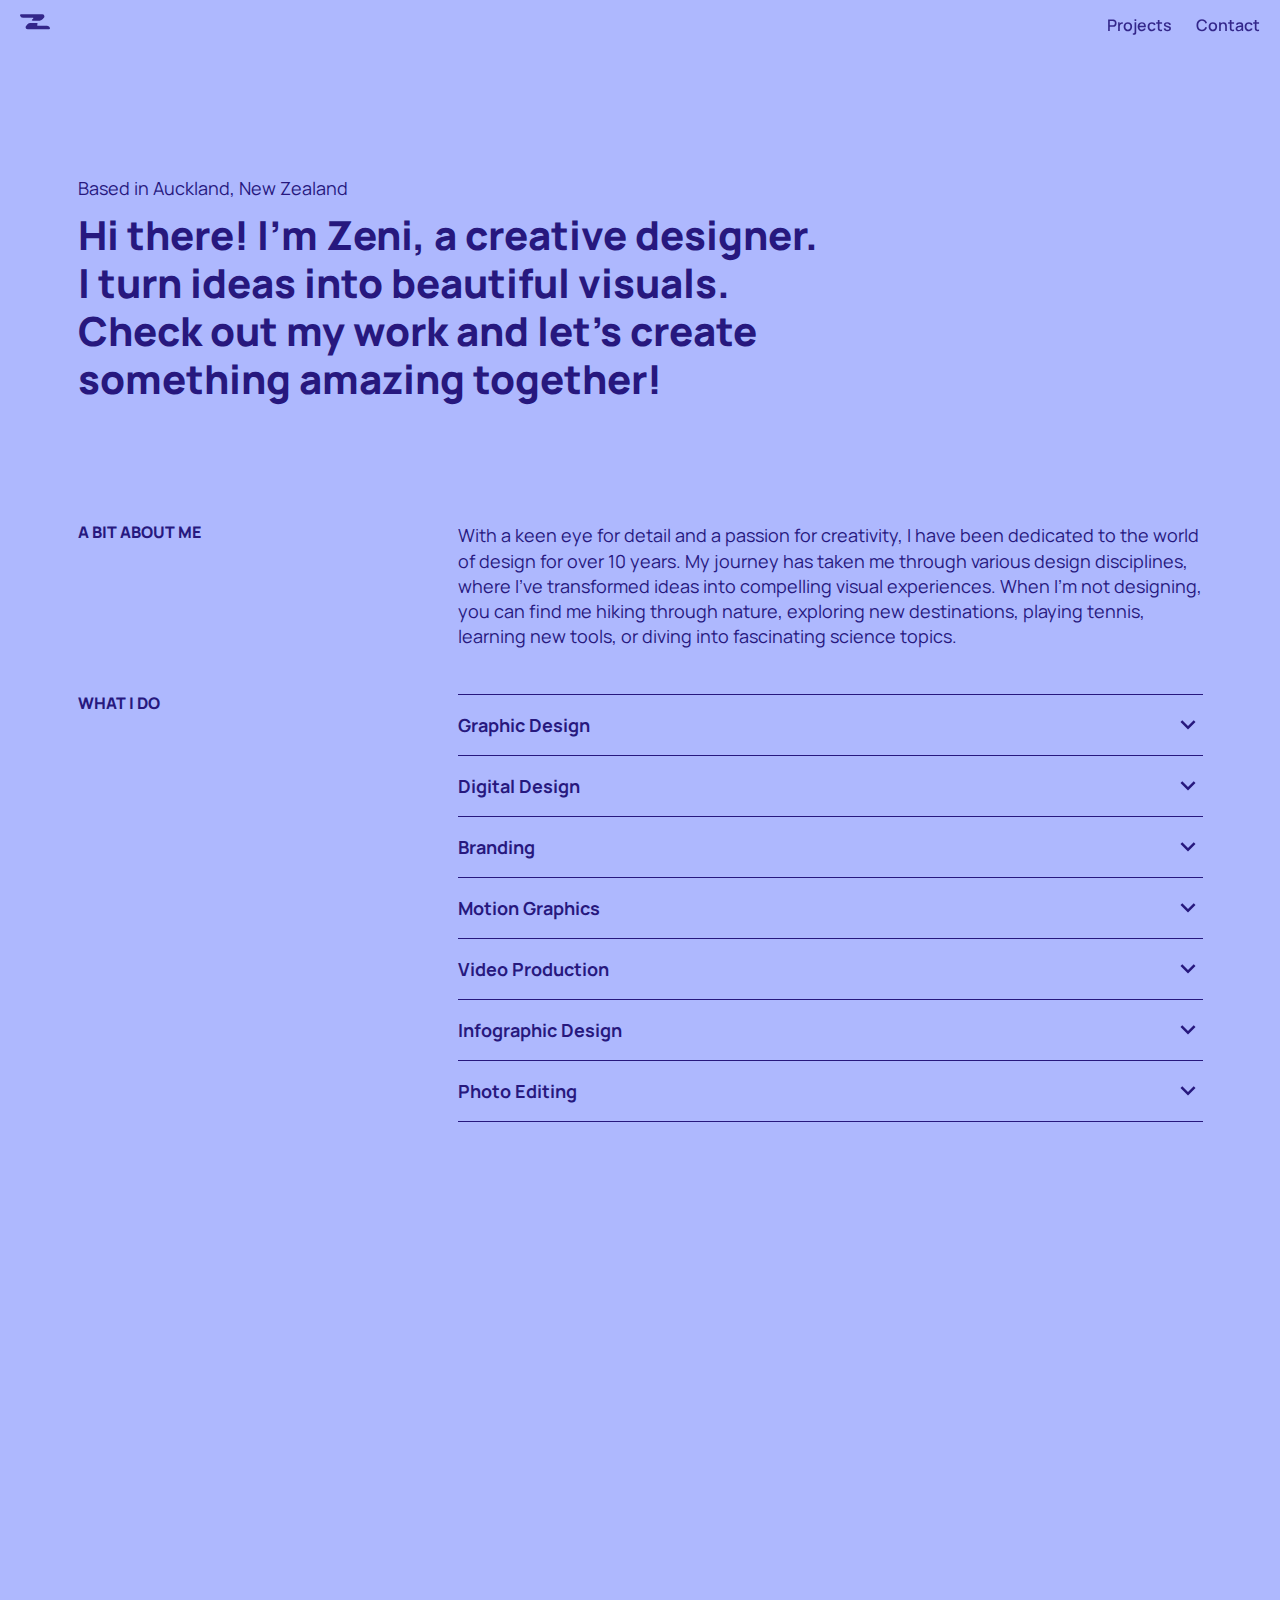
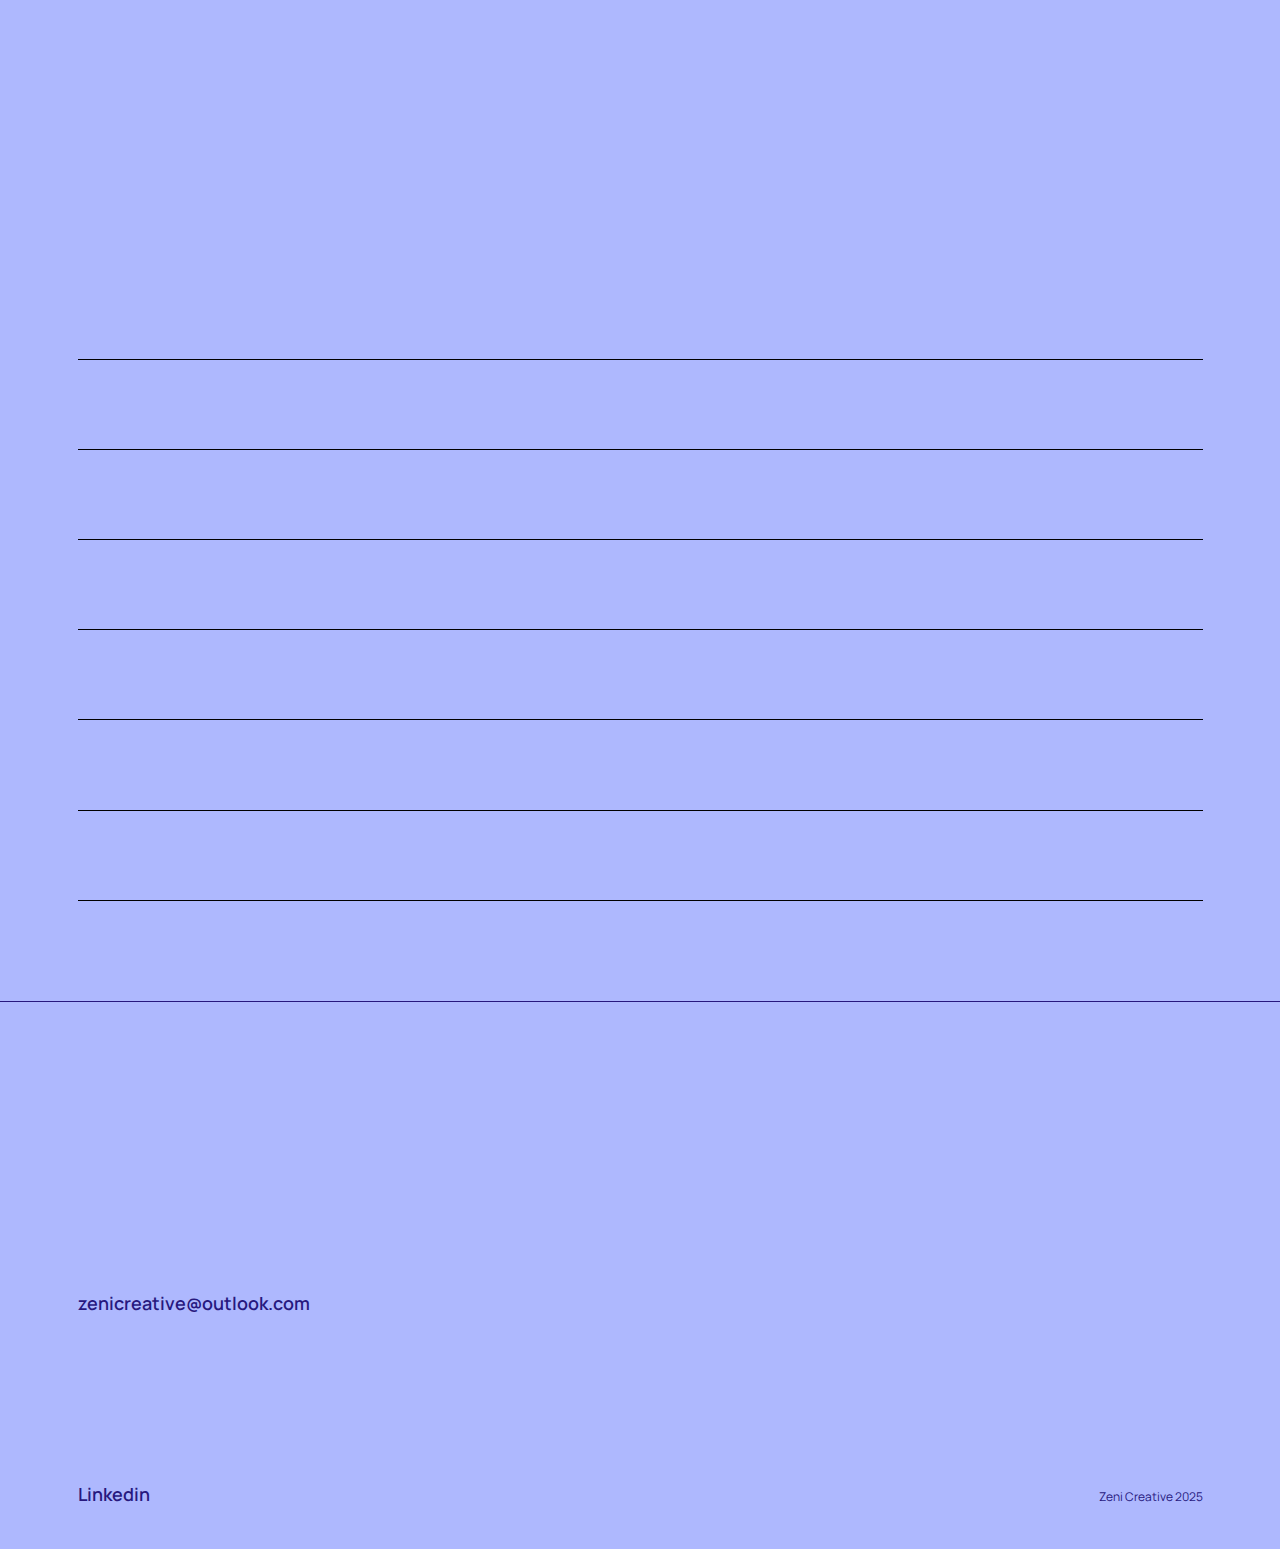
<file: index.html>
<!DOCTYPE html>
<html lang="en">
<meta charset="UTF-8">
<title>Zenidesigns</title>
<meta name="viewport" content="width=device-width,initial-scale=1">
<meta name="robots" content="noindex, nofollow">
<link rel="icon" type="image/x-icon" href="images/favicon.png">
<link rel="stylesheet" href="https://cdn.jsdelivr.net/npm/bootstrap@5.1.3/dist/css/bootstrap.min.css"
    crossorigin="anonymous">
<link rel="stylesheet" href="css/style.css">

<body>
    <!-- Header -->
    <header>
        <nav>
            <a href="index.html" class="logo">
                <svg xmlns="http://www.w3.org/2000/svg" width="47.198" height="23.841" viewBox="0 0 47.198 23.841">
                    <g id="logo" transform="translate(-231.19 -242.16)">
                        <path id="Path_12" data-name="Path 12"
                            d="M251.99,248.9c-.5.516-.9.94-.9.943s-.572.6-1.277,1.334.84,1.336,3.429,1.336h6.127a11.529,11.529,0,0,0,5.557-1.319,14.817,14.817,0,0,0,3.122-2.665,4.489,4.489,0,0,0,1.586-3.268,3.293,3.293,0,0,0-3.207-3.1H232.8a1.608,1.608,0,0,0-1.607,1.607.91.91,0,0,0,.007.113,1.227,1.227,0,0,0,.052.308.252.252,0,0,0,.014.056,4.728,4.728,0,0,0,4.6,3.709h15.741C252.315,247.954,252.488,248.378,251.99,248.9Z"
                            fill="#fff" />
                        <path id="Path_13" data-name="Path 13"
                            d="M373.8,414.14v.012a1.609,1.609,0,0,1-1.607,1.608H338.631a3.27,3.27,0,0,1-3.271-3.271,3.809,3.809,0,0,1,1.115-2.47,19.82,19.82,0,0,1,3.243-3.294,6.011,6.011,0,0,1,2.418-.787,18.675,18.675,0,0,1,3.264-.278h6.127c2.592,0,3.782.969,2.641,2.154a3.326,3.326,0,0,0-.588.8h0c-.4.793-.045,1.357.992,1.357h14.549a4.675,4.675,0,0,1,2.53.742h0a4.73,4.73,0,0,1,2.064,2.924A1.536,1.536,0,0,1,373.8,414.14Z"
                            transform="translate(-95.416 -149.759)" fill="#fff" />
                    </g>
                </svg>
            </a>
            <ul>
                <li><a href="index.html#project-section">Projects</a></li>
                <li><a href="#footer-section">Contact</a></li>
            </ul>
        </nav>
        <div class="container">
            <div class="row">
                <div class="col-xs-12 col-sm-12 col-md-12 col-lg-8">
                    <div class="header-text">
                        <p>Based in Auckland, New Zealand</p>
                        <h1>Hi there! I'm Zeni, a creative designer. I turn ideas into beautiful visuals. Check out my work and let's
                            create something amazing together!
                        </h1>
                    </div>
                </div>
            </div>
        </div>
    </header>
    <!--
    <div class="slideshow">
        <img src="images/medoc-main.jpg" class="img-fluid" alt="">
        <img src="images/adra-main.jpg" class="img-fluid" alt="">
        <img src="images/bodo-main.jpg" class="img-fluid" alt="">
        <img src="images/medoc-main.jpg" class="img-fluid" alt="">
        <img src="images/metal-and-steel-insta.jpg" class="img-fluid" alt="">
    </div>
    -->
    <!-- Main -->
    <main>
        <section id="about-section">
            <div class="container">
                
                <div class="row pb-5 mb-4">
                    <div class="col-xs-12 col-sm-12 col-md-4 col-lg-4">
                        <h3>A BIT ABOUT ME</h3>
                    </div>
                    <div class="col-xs-12 col-sm-12 col-md-8 col-lg-8">
                        <p>With a keen eye for detail and a passion for creativity, I have been dedicated to the world of design for over 10 years. My journey has taken me through various design disciplines, where I've transformed ideas into compelling visual experiences. When I'm not designing, you can find me hiking through nature, exploring new destinations, playing tennis, learning new tools, or diving into fascinating science topics.
                        </p>
                    </div>
                </div>
            
                <div class="row">
                    <div class="col-xs-12 col-sm-12 col-md-4 col-lg-4">
                        <h3>WHAT I DO</h3>
                    </div>
                    <div class="col-xs-12 col-sm-12 col-md-8 col-lg-8">
                        <div class="accordion" id="accordionExample">
                            <div class="accordion-item">
                                <h2 class="accordion-header" id="headingOne">
                                    <button class="accordion-button collapsed" type="button" data-bs-toggle="collapse"
                                        data-bs-target="#collapseOne" aria-expanded="false" aria-controls="collapseOne">
                                        Graphic Design
                                    </button>
                                </h2>
                                <div id="collapseOne" class="accordion-collapse collapse" aria-labelledby="headingOne"
                                    data-bs-parent="#accordionExample">
                                    <div class="accordion-body">
                                        Logos, brochures, print adverts, posters, billboards, building signage, showrooms and more to make your brand shine.
                                    </div>
                                </div>
                            </div>
                            <div class="accordion-item">
                                <h2 class="accordion-header" id="headingTwo">
                                    <button class="accordion-button collapsed" type="button" data-bs-toggle="collapse"
                                        data-bs-target="#collapseTwo" aria-expanded="false" aria-controls="collapseTwo">
                                        Digital Design
                                    </button>
                                </h2>
                                <div id="collapseTwo" class="accordion-collapse collapse" aria-labelledby="headingTwo"
                                    data-bs-parent="#accordionExample">
                                    <div class="accordion-body">
                                        Designing engaging social media graphics, interactive pdfs, email signatures, and online ads.
                                    </div>
                                </div>
                            </div>
                            <div class="accordion-item">
                                <h2 class="accordion-header" id="headingFour">
                                    <button class="accordion-button collapsed" type="button" data-bs-toggle="collapse"
                                        data-bs-target="#collapseFour" aria-expanded="false"
                                        aria-controls="collapseFour">
                                        Branding
                                    </button>
                                </h2>
                                <div id="collapseFour" class="accordion-collapse collapse"
                                    aria-labelledby="headingFour" data-bs-parent="#accordionExample">
                                    <div class="accordion-body">
                                        Developing cohesive brand identities, including color schemes, typography, and brand guidelines.
                                        Maintaining consistent branding ensures your message is clear and recognizable across all platforms.
                                    </div>
                                </div>
                            </div>
                            <div class="accordion-item">
                                <h2 class="accordion-header" id="headingSix">
                                    <button class="accordion-button collapsed" type="button" data-bs-toggle="collapse"
                                        data-bs-target="#collapseSix" aria-expanded="false"
                                        aria-controls="collapseSix">
                                        Motion Graphics
                                    </button>
                                </h2>
                                <div id="collapseSix" class="accordion-collapse collapse"
                                    aria-labelledby="headingSix" data-bs-parent="#accordionExample">
                                    <div class="accordion-body">
                                        Developing animated graphics for videos, presentations, and digital content.
                                    </div>
                                </div>
                            </div>
                            <div class="accordion-item">
                                <h2 class="accordion-header" id="headingSeven">
                                    <button class="accordion-button collapsed" type="button" data-bs-toggle="collapse"
                                        data-bs-target="#collapseSeven" aria-expanded="false"
                                        aria-controls="collapseSeven">
                                        Video Production
                                    </button>
                                </h2>
                                <div id="collapseSeven" class="accordion-collapse collapse"
                                    aria-labelledby="headingSeven" data-bs-parent="#accordionExample">
                                    <div class="accordion-body">
                                        Creating professional videos by filming, editing, and putting it all together to tell your brand's story
                                        effectively.
                                    </div>
                                </div>
                            </div>
                            <div class="accordion-item">
                                <h2 class="accordion-header" id="headingEight">
                                    <button class="accordion-button collapsed" type="button" data-bs-toggle="collapse"
                                        data-bs-target="#collapseEight" aria-expanded="false"
                                        aria-controls="collapseEight">
                                        Infographic Design
                                    </button>
                                </h2>
                                <div id="collapseEight" class="accordion-collapse collapse"
                                    aria-labelledby="headingEight" data-bs-parent="#accordionExample">
                                    <div class="accordion-body">
                                        Creating visually compelling infographics to communicate information effectively.
                                    </div>
                                </div>
                            </div>
                            <div class="accordion-item">
                                <h2 class="accordion-header" id="headingNine">
                                    <button class="accordion-button collapsed" type="button" data-bs-toggle="collapse"
                                        data-bs-target="#collapseNine" aria-expanded="false"
                                        aria-controls="collapseNine">
                                        Photo Editing
                                    </button>
                                </h2>
                                <div id="collapseNine" class="accordion-collapse collapse"
                                    aria-labelledby="headingNine" data-bs-parent="#accordionExample">
                                    <div class="accordion-body">
                                        Professional photo retouching and enhancement to make your images stand out.
                                    </div>
                                </div>
                            </div>
                        </div>
                    </div>
                </div>
            </div>
        </section>
        <!-- Projects -->
        <section id="project-section">
            <div class="container">
                <div class="row">
                    <div class="col-sm-12">
                        <h1>Recent projects</h1>
                    </div>
                </div>
                <div class="row gx-5">
                    <div class="col-xs-12 col-sm-12 col-md-6 col-lg-6">
                        <a href="projects/daikin.html" class="project-outer">
                            <div class="img-wrapper" data-scroll="in">
                                <img src="images/daikin2.jpg" class="img-fluid" alt="">
                            </div>
                            <div class="project-wrapper">
                                <div class="project-title">
                                    <h3>Daikin New Zealand</h3>
                                    <p>Graphic Design</p>
                                </div>
                                <div class="project-icon">
                                    <?xml version="1.0" ?><svg height="48" viewBox="0 0 48 48" width="48"
                                        xmlns="http://www.w3.org/2000/svg">
                                        <path d="M14.83 16.42l9.17 9.17 9.17-9.17 2.83 2.83-12 12-12-12z" />
                                        <path d="M0-.75h48v48h-48z" fill="none" />
                                    </svg>
                                </div>
                            </div>
                        </a>
                    </div>
                    <div class="col-xs-12 col-sm-12 col-md-6 col-lg-6">
                        <a href="projects/abc.html" class="project-outer">
                            <div class="img-wrapper" data-scroll="in">
                                <img src="images/abc.jpg" class="img-fluid" alt="">
                            </div>
                            <div class="project-wrapper">
                                <div class="project-title">
                                    <h3>ABC Business Sales</h3>
                                    <p>Graphic Design</p>
                                </div>
                                <div class="project-icon">
                                    <?xml version="1.0" ?><svg height="48" viewBox="0 0 48 48" width="48"
                                        xmlns="http://www.w3.org/2000/svg">
                                        <path d="M14.83 16.42l9.17 9.17 9.17-9.17 2.83 2.83-12 12-12-12z" />
                                        <path d="M0-.75h48v48h-48z" fill="none" />
                                    </svg>
                                </div>
                            </div>
                        </a>
                    </div>
                    <div class="col-xs-12 col-sm-12 col-md-6 col-lg-6">
                        <a href="projects/discover-nz.html" class="project-outer">
                            <div class="img-wrapper" data-scroll="in">
                                <img src="images/dnz.jpg" class="img-fluid" alt="">
                            </div>
                            <div class="project-wrapper">
                                <div class="project-title">
                                    <h3>Discover New Zealand</h3>
                                    <p>Graphic Design</p>
                                </div>
                                <div class="project-icon">
                                    <?xml version="1.0" ?><svg height="48" viewBox="0 0 48 48" width="48"
                                        xmlns="http://www.w3.org/2000/svg">
                                        <path d="M14.83 16.42l9.17 9.17 9.17-9.17 2.83 2.83-12 12-12-12z" />
                                        <path d="M0-.75h48v48h-48z" fill="none" />
                                    </svg>
                                </div>
                            </div>
                        </a>
                    </div>
                    <div class="col-xs-12 col-sm-12 col-md-6 col-lg-6">
                        <a href="projects/medoc.html" class="project-outer">
                            <div class="img-wrapper" data-scroll="in">
                                <img src="images/medoc-main.jpg" class="img-fluid" alt="">
                            </div>
                            <div class="project-wrapper">
                                <div class="project-title">
                                    <h3>Medoc</h3>
                                    <p>Brand Identity Logo Design, Business Card</p>
                                </div>
                                <div class="project-icon">
                                    <?xml version="1.0" ?><svg height="48" viewBox="0 0 48 48" width="48"
                                        xmlns="http://www.w3.org/2000/svg">
                                        <path d="M14.83 16.42l9.17 9.17 9.17-9.17 2.83 2.83-12 12-12-12z" />
                                        <path d="M0-.75h48v48h-48z" fill="none" />
                                    </svg>
                                </div>
                            </div>
                        </a>
                    </div>
                    <div class="col-xs-12 col-sm-12 col-md-6 col-lg-6">
                        <a href="projects/adra.html" class="project-outer">
                            <div class="img-wrapper" data-scroll="in">
                                <img src="images/adra-main.jpg" class="img-fluid" alt="">
                            </div>
                            <div class="project-wrapper">
                                <div class="project-title">
                                    <h3>Adra</h3>
                                    <p>Brand Identity Logo Design, Business Card</p>
                                </div>
                                <div class="project-icon">
                                    <?xml version="1.0" ?><svg height="48" viewBox="0 0 48 48" width="48"
                                        xmlns="http://www.w3.org/2000/svg">
                                        <path d="M14.83 16.42l9.17 9.17 9.17-9.17 2.83 2.83-12 12-12-12z" />
                                        <path d="M0-.75h48v48h-48z" fill="none" />
                                    </svg>
                                </div>
                            </div>
                        </a>
                    </div>
                    <div class="col-xs-12 col-sm-12 col-md-6 col-lg-6">
                        <a href="projects/bodo.html" class="project-outer">
                            <div class="img-wrapper" data-scroll="in">
                                <img src="images/bodo-main.jpg" class="img-fluid" alt="">
                            </div>
                            <div class="project-wrapper">
                                <div class="project-title">
                                    <h3>Bodo</h3>
                                    <p>Brand Identity Logo Design, Business Card, App Login UI Design</p>
                                </div>
                                <div class="project-icon">
                                    <?xml version="1.0" ?><svg height="48" viewBox="0 0 48 48" width="48"
                                        xmlns="http://www.w3.org/2000/svg">
                                        <path d="M14.83 16.42l9.17 9.17 9.17-9.17 2.83 2.83-12 12-12-12z" />
                                        <path d="M0-.75h48v48h-48z" fill="none" />
                                    </svg>
                                </div>
                            </div>
                        </a>
                    </div>
                    <div class="col-xs-12 col-sm-12 col-md-6 col-lg-6">
                        <a href="projects/metalandsteel.html" class="project-outer">
                            <div class="img-wrapper" data-scroll="in">
                                <img src="images/metal-and-steel-insta.jpg" class="img-fluid" alt="">
                            </div>
                            <div class="project-wrapper">
                                <div class="project-title">
                                    <h3>metalandsteel.com</h3>
                                    <p>Banner, Business Card, Social Media Post Design, Powerpoint Design</p>
                                </div>
                                <div class="project-icon">
                                    <?xml version="1.0" ?><svg height="48" viewBox="0 0 48 48" width="48"
                                        xmlns="http://www.w3.org/2000/svg">
                                        <path d="M14.83 16.42l9.17 9.17 9.17-9.17 2.83 2.83-12 12-12-12z" />
                                        <path d="M0-.75h48v48h-48z" fill="none" />
                                    </svg>
                                </div>
                            </div>
                        </a>
                    </div>
                </div>
            </div>
        </section>

        <!-- All projects -->
        <section id="all-project-section">
            <div class="container">
                <div class="row">
                    <div class="col-sm-12">
                        <h1>All projects</h1>
                    </div>
                </div>
                <div class="row">
                    <div class="col-sm-12">
                        <a href="projects/trec.html" class="project-outer-xs" style="border-top: 1px solid #000">
                            <div class="project-wrapper">
                                <div class="project-title">
                                    <h3>TREC</h3>
                                    <p>Brand Identity Logo Design, App UI Design, Business Card, Social Media Post </p>
                                </div>
                                <div class="project-icon">
                                    <?xml version="1.0" ?><svg height="48" viewBox="0 0 48 48" width="48"
                                        xmlns="http://www.w3.org/2000/svg">
                                        <path d="M14.83 16.42l9.17 9.17 9.17-9.17 2.83 2.83-12 12-12-12z" />
                                        <path d="M0-.75h48v48h-48z" fill="none" />
                                    </svg>
                                </div>
                            </div>
                        </a>
                    </div>
                    <div class="col-sm-12">
                        <a href="projects/ripit.html" class="project-outer-xs">
                            <div class="project-wrapper">
                                <div class="project-title">
                                    <h3>Ripit</h3>
                                    <p>Brand Identity Logo Design, Landing Page UI Design, Brand Merchandise Design </p>
                                </div>
                                <div class="project-icon">
                                    <?xml version="1.0" ?><svg height="48" viewBox="0 0 48 48" width="48"
                                        xmlns="http://www.w3.org/2000/svg">
                                        <path d="M14.83 16.42l9.17 9.17 9.17-9.17 2.83 2.83-12 12-12-12z" />
                                        <path d="M0-.75h48v48h-48z" fill="none" />
                                    </svg>
                                </div>
                            </div>
                        </a>
                    </div>
                    <div class="col-sm-12">
                        <a href="projects/ava.html" class="project-outer-xs">
                            <div class="project-wrapper">
                                <div class="project-title">
                                    <h3>AVA</h3>
                                    <p>Brand Identity Logo Design, Brand Merchandise Design, Poster Design </p>
                                </div>
                                <div class="project-icon">
                                    <?xml version="1.0" ?><svg height="48" viewBox="0 0 48 48" width="48"
                                        xmlns="http://www.w3.org/2000/svg">
                                        <path d="M14.83 16.42l9.17 9.17 9.17-9.17 2.83 2.83-12 12-12-12z" />
                                        <path d="M0-.75h48v48h-48z" fill="none" />
                                    </svg>
                                </div>
                            </div>
                        </a>
                    </div>
                    <div class="col-sm-12">
                        <a href="projects/dinore.html" class="project-outer-xs">
                            <div class="project-wrapper">
                                <div class="project-title">
                                    <h3>Dinore Dresses</h3>
                                    <p>Brand Identity Logo Design, Brand Merchandise Design, Poster Design</p>
                                </div>
                                <div class="project-icon">
                                    <?xml version="1.0" ?><svg height="48" viewBox="0 0 48 48" width="48"
                                        xmlns="http://www.w3.org/2000/svg">
                                        <path d="M14.83 16.42l9.17 9.17 9.17-9.17 2.83 2.83-12 12-12-12z" />
                                        <path d="M0-.75h48v48h-48z" fill="none" />
                                    </svg>
                                </div>
                            </div>
                        </a>
                    </div>
                    <div class="col-sm-12">
                        <a href="projects/foxrose.html" class="project-outer-xs">
                            <div class="project-wrapper">
                                <div class="project-title">
                                    <h3>Fox rose</h3>
                                    <p>Brand Identity Logo Design</p>
                                </div>
                                <div class="project-icon">
                                    <?xml version="1.0" ?><svg height="48" viewBox="0 0 48 48" width="48"
                                        xmlns="http://www.w3.org/2000/svg">
                                        <path d="M14.83 16.42l9.17 9.17 9.17-9.17 2.83 2.83-12 12-12-12z" />
                                        <path d="M0-.75h48v48h-48z" fill="none" />
                                    </svg>
                                </div>
                            </div>
                        </a>
                    </div>
                    <div class="col-sm-12">
                        <a href="projects/birdlife-foundation.html" class="project-outer-xs">
                            <div class="project-wrapper">
                                <div class="project-title">
                                    <h3>Birdlife Foundation</h3>
                                    <p>Brand Identity Logo Design</p>
                                </div>
                                <div class="project-icon">
                                    <?xml version="1.0" ?><svg height="48" viewBox="0 0 48 48" width="48"
                                        xmlns="http://www.w3.org/2000/svg">
                                        <path d="M14.83 16.42l9.17 9.17 9.17-9.17 2.83 2.83-12 12-12-12z" />
                                        <path d="M0-.75h48v48h-48z" fill="none" />
                                    </svg>
                                </div>
                            </div>
                        </a>
                    </div>
                </div>
            </div>
        </section>
    </main>

    <!-- Footer -->
    <footer id="footer-section">
        <div class="container">
            <div class="row">
                <div class="col-sm-6">
                    <div class="d-flex">
                        <div class="contact-info align-self-center">
                            <p>Have an idea and keen to know more?</p>
                            <h1>Contact me</h1>
                            <a href="mailto:zenicreative@outlook.com">zenicreative@outlook.com</a>
                        </div>
                    </div>
                </div>
            </div>
            <div class="row footer-bottom">
                <div class="col-sm-6">
                    <div class="socials">
                        <a href="https://www.linkedin.com/in/zenihoxha/" target="_blank">Linkedin</a>
                    </div>
                </div>
                <div class="col-sm-6">
                    <small class="copyright"> Zeni Creative 2025</small>
                </div>
            </div>
        </div>
    </footer>


    <script src="https://cdnjs.cloudflare.com/ajax/libs/jquery/3.6.0/jquery.min.js" crossorigin="anonymous"
        referrerpolicy="no-referrer"></script>
    <script src="https://cdn.jsdelivr.net/npm/bootstrap@5.1.3/dist/js/bootstrap.min.js" crossorigin="anonymous">
    </script>
    <script src="js/gsap.min.js"></script>
    <script src="js/ScrollTrigger.min.js"></script>
    <script src="js/scroll-out.js"></script>
    <script src="js/main.js"></script>


</body>

</html>
</file>
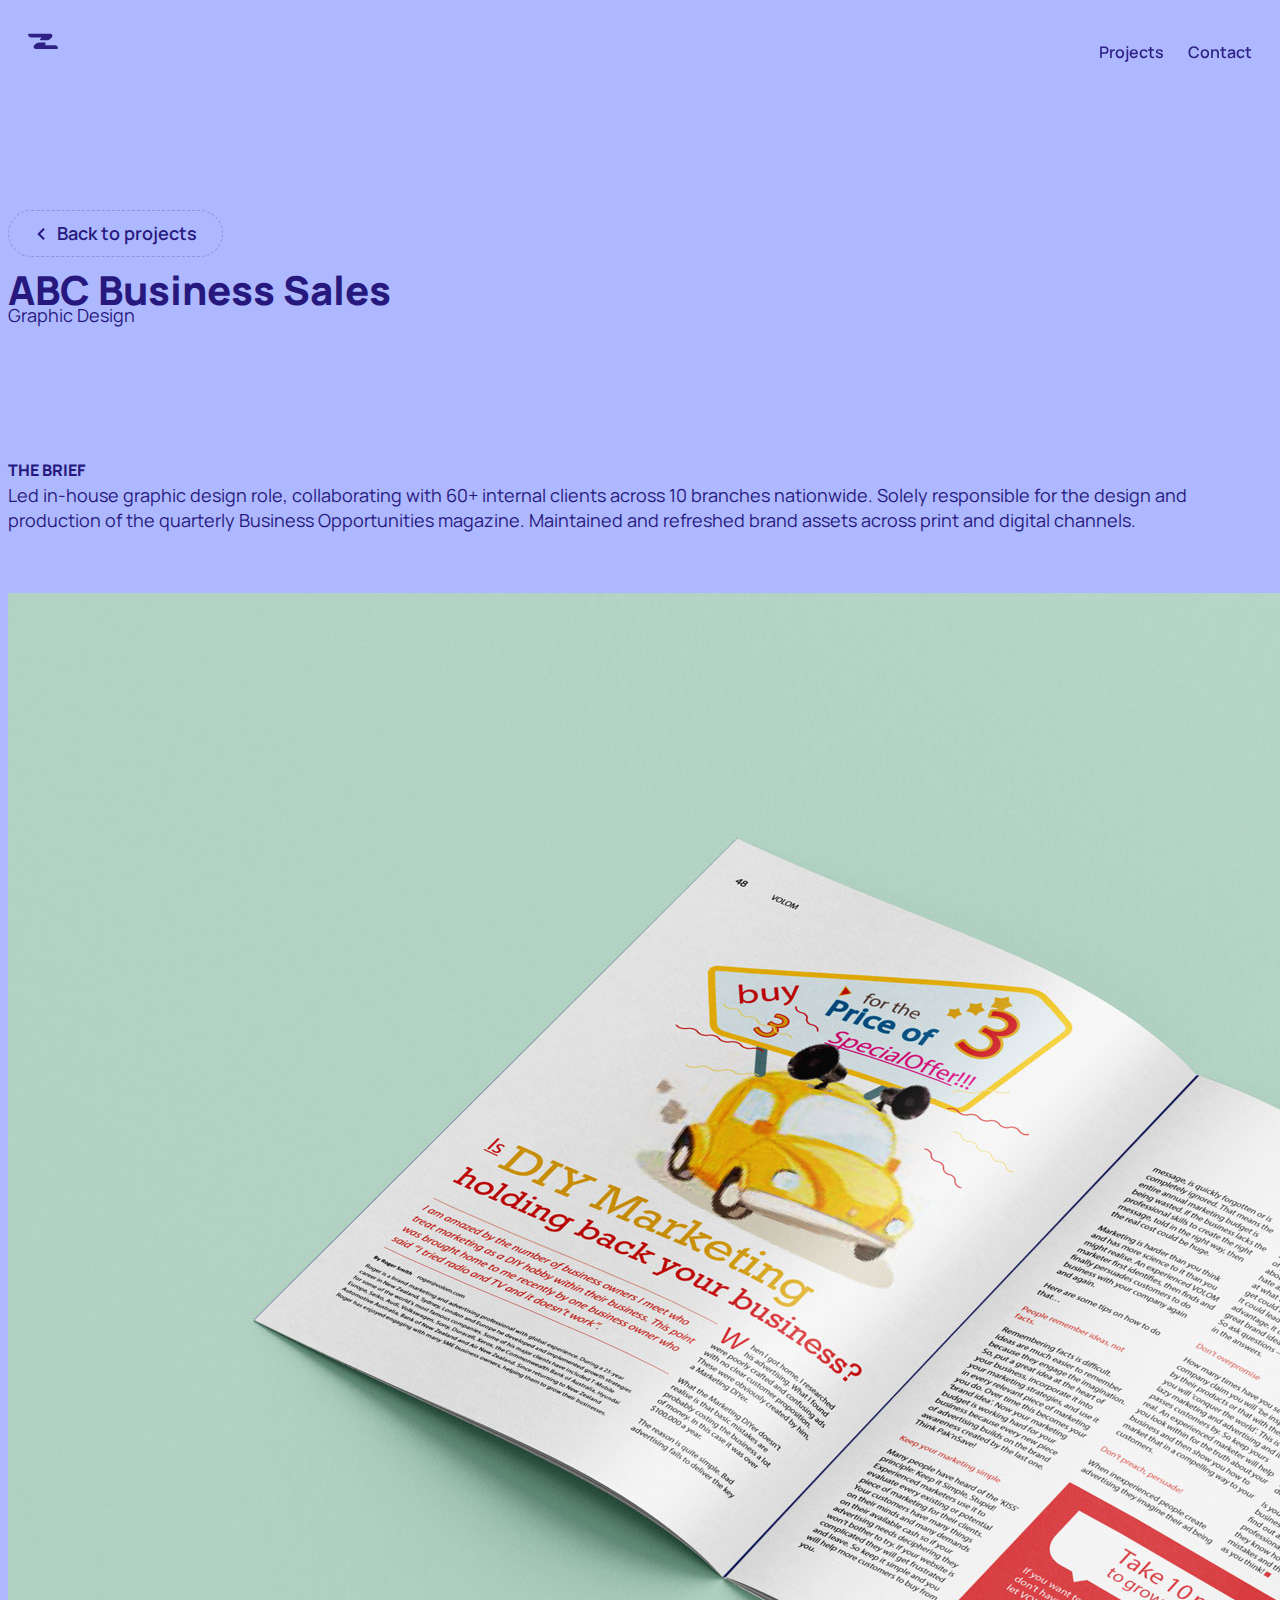
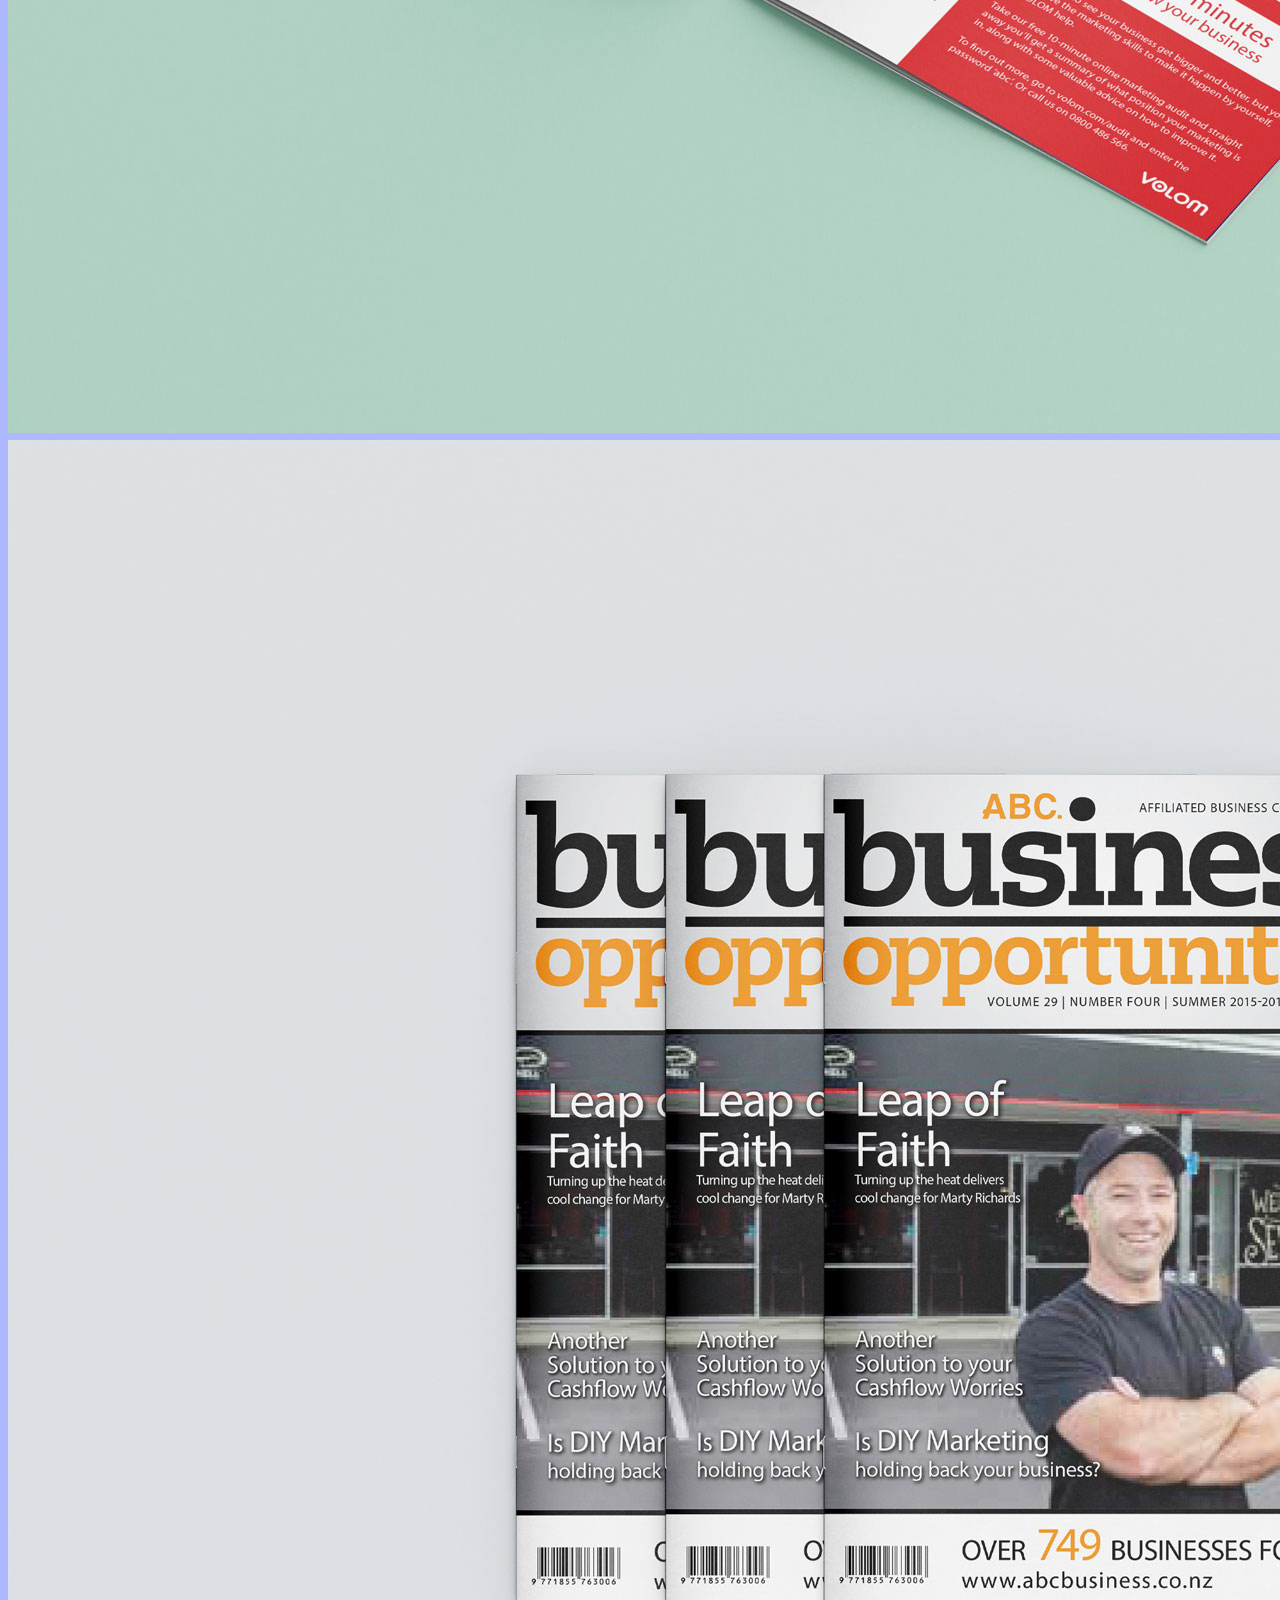
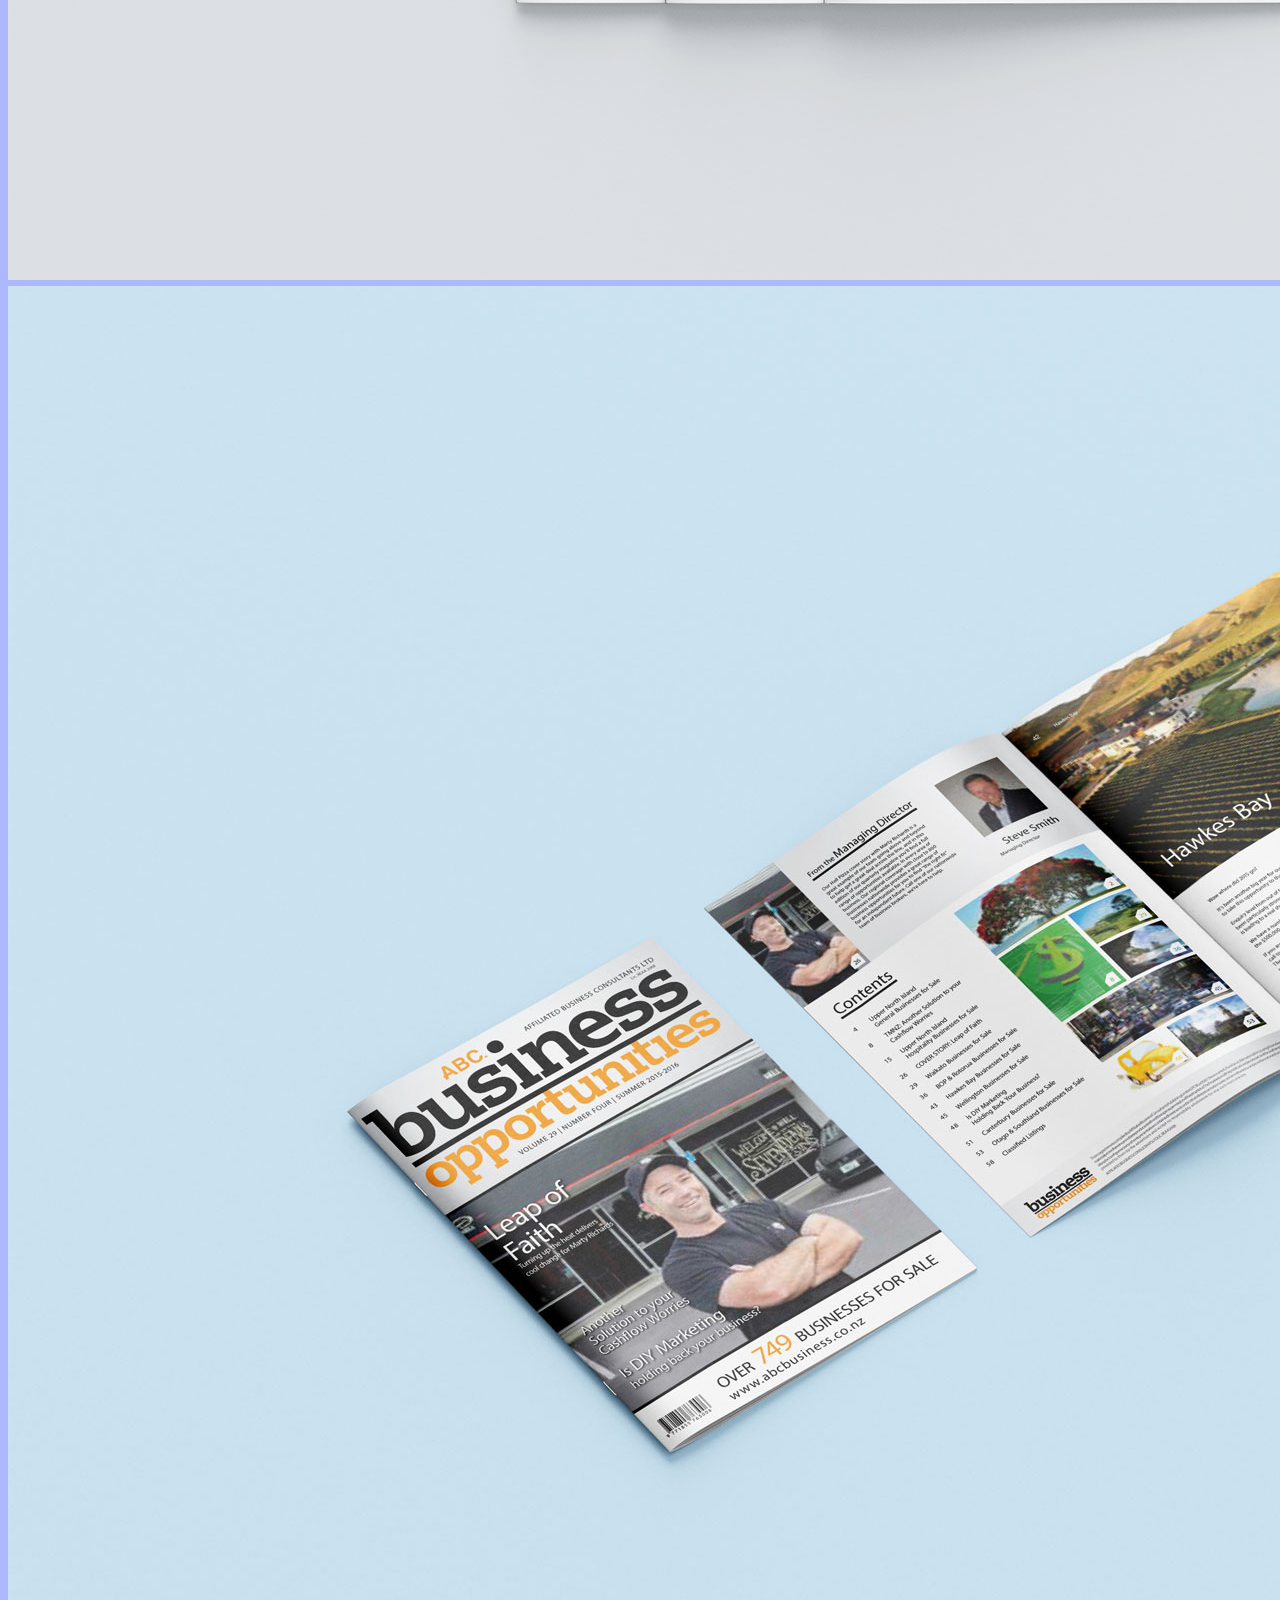
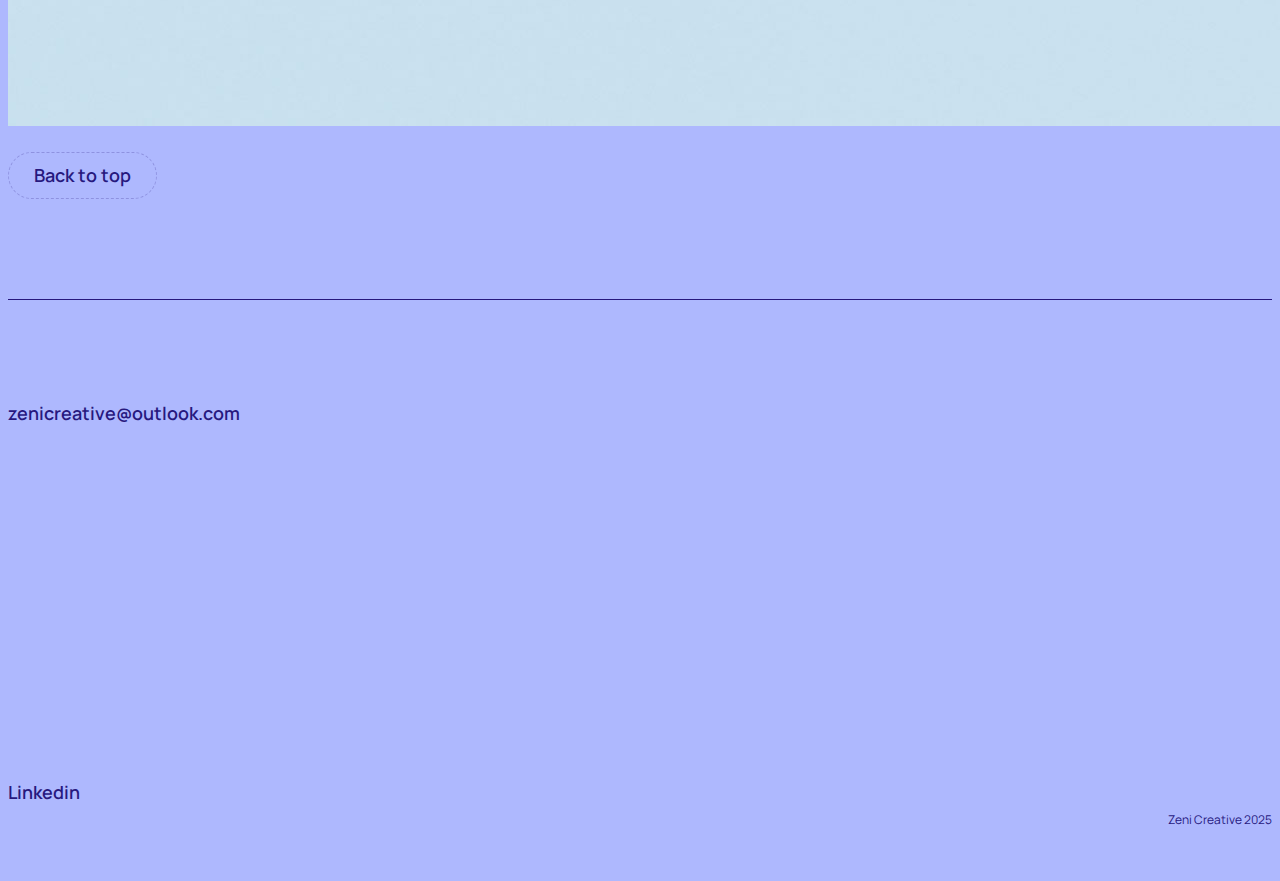
<file: projects/abc.html>
<!DOCTYPE html>
<html lang="en">
<meta charset="UTF-8">
<title>ABC Business Sales | Zenidesigns</title>
<meta name="viewport" content="width=device-width,initial-scale=1">
<meta name="robots" content="noindex, nofollow">
<link rel="icon" type="image/x-icon" href="../images/favicon.png">
<link rel="stylesheet" href="https://cdn.jsdelivr.net/npm/bootstrap@5.1.3/dist/css/bootstrap.min.css"
    integrity="sha384-1BmE4kWBq78iYhFldvKuhfTAU6auU8tT94WrHftjDbrCEXSU1oBoqyl2QvZ6jIW3" crossorigin="anonymous">
<link rel="stylesheet" href="../css/style.css">


<body class="full-project">
    <!-- Header -->
    <header>
        <nav>
            <a href="../index.html" class="logo">
                <svg xmlns="http://www.w3.org/2000/svg" width="47.198" height="23.841" viewBox="0 0 47.198 23.841">
                    <g id="logo" transform="translate(-231.19 -242.16)">
                        <path id="Path_12" data-name="Path 12"
                            d="M251.99,248.9c-.5.516-.9.94-.9.943s-.572.6-1.277,1.334.84,1.336,3.429,1.336h6.127a11.529,11.529,0,0,0,5.557-1.319,14.817,14.817,0,0,0,3.122-2.665,4.489,4.489,0,0,0,1.586-3.268,3.293,3.293,0,0,0-3.207-3.1H232.8a1.608,1.608,0,0,0-1.607,1.607.91.91,0,0,0,.007.113,1.227,1.227,0,0,0,.052.308.252.252,0,0,0,.014.056,4.728,4.728,0,0,0,4.6,3.709h15.741C252.315,247.954,252.488,248.378,251.99,248.9Z"
                            fill="#fff" />
                        <path id="Path_13" data-name="Path 13"
                            d="M373.8,414.14v.012a1.609,1.609,0,0,1-1.607,1.608H338.631a3.27,3.27,0,0,1-3.271-3.271,3.809,3.809,0,0,1,1.115-2.47,19.82,19.82,0,0,1,3.243-3.294,6.011,6.011,0,0,1,2.418-.787,18.675,18.675,0,0,1,3.264-.278h6.127c2.592,0,3.782.969,2.641,2.154a3.326,3.326,0,0,0-.588.8h0c-.4.793-.045,1.357.992,1.357h14.549a4.675,4.675,0,0,1,2.53.742h0a4.73,4.73,0,0,1,2.064,2.924A1.536,1.536,0,0,1,373.8,414.14Z"
                            transform="translate(-95.416 -149.759)" fill="#fff" />
                    </g>
                </svg>
            </a>
            <ul>
                <li><a href="../index.html#project-section">Projects</a></li>
                <li><a href="#footer-section">Contact</a></li>
            </ul>
        </nav>
        <div class="container">
            <div class="row">
                <div class="col-xs-12 col-sm-12 col-md-9 col-lg-8">
                    <div class="header-text">
                        <a href="../index.html#project-section" class="back-to-jobs">
                            <?xml version="1.0" ?><svg height="48" viewBox="0 0 48 48" width="48"
                                xmlns="http://www.w3.org/2000/svg">
                                <path class="arrow" d="M14.83 16.42l9.17 9.17 9.17-9.17 2.83 2.83-12 12-12-12z" />
                                <path d="M0-.75h48v48h-48z" fill="none" />
                            </svg>
                            Back to projects
                        </a>
                        <h1>ABC Business Sales</h1>
                        <p>Graphic Design</p>
                    </div>
                </div>
            </div>
        </div>
    </header>
    <!-- Main -->
    <main>
        <section id="about-section">
            <div class="container">
                <div class="row pb-5 mb-4">
                    <div class="col-xs-12 col-sm-12 col-md-4 col-lg-4">
                        <h3>The Brief</h3>
                    </div>
                    <div class="col-xs-12 col-sm-12 col-md-8 col-lg-8">
                        <p>Led in-house graphic design role, collaborating with 60+ internal clients across 10 branches nationwide. Solely responsible for the design and production of the quarterly Business Opportunities magazine. Maintained and refreshed brand assets across print and digital channels.</p>
                    </div>
                </div>
            </div>
        </section>
        <!-- Projects -->
        <section id="">
            <div class="container">
                <div class="row gx-5">
                    <div class="col-xs-12 col-sm-12 col-md-12 col-lg-12 mb-5">
                        <img src="../images/abc/abc-1.jpg" class="img-fluid" alt="">
                    </div>
                </div>
                <div class="row gx-5">
                    <div class="col-xs-12 col-sm-12 col-md-6 col-lg-6 mb-5">
                        <img src="../images/abc/abc-2.jpg" class="img-fluid" alt="">
                    </div>
                    <div class="col-xs-12 col-sm-12 col-md-6 col-lg-6 mb-5">
                        <img src="../images/abc/abc-3.jpg" class="img-fluid" alt="">
                    </div>
                </div>
            </div>
            <div class="container">
                <div class="row">
                    <div class="col-sm-12 text-center">
                        <a href="#" class="back-to-top">Back to top</a>
                    </div>
                </div>
            </div>
        </section>
    </main>

    <!-- Footer -->
    <footer id="footer-section">
        <div class="container">
            <div class="row">
                <div class="col-sm-6">
                    <div class="d-flex">
                        <div class="contact-info align-self-center">
                            <p>Have an idea and keen to know more?</p>
                            <h1>Contact me</h1>
                            <a href="mailto:zenicreative@outlook.com">zenicreative@outlook.com</a>
                        </div>
                    </div>
                </div>
            </div>
            <div class="row footer-bottom">
                <div class="col-sm-6">
                    <div class="socials">
                        <a href="https://www.linkedin.com/in/zenihoxha/" target="_blank">Linkedin</a>
                    </div>
                </div>
                <div class="col-sm-6">
                    <small class="copyright"> Zeni Creative 2025</small>
                </div>
            </div>
        </div>
    </footer>




    <script src="https://cdnjs.cloudflare.com/ajax/libs/jquery/3.6.0/jquery.min.js"
        integrity="sha512-894YE6QWD5I59HgZOGReFYm4dnWc1Qt5NtvYSaNcOP+u1T9qYdvdihz0PPSiiqn/+/3e7Jo4EaG7TubfWGUrMQ=="
        crossorigin="anonymous" referrerpolicy="no-referrer"></script>
    <script src="https://cdn.jsdelivr.net/npm/bootstrap@5.1.3/dist/js/bootstrap.min.js" crossorigin="anonymous">
    </script>
    <script src="../js/gsap.min.js"></script>
    <script src="../js/ScrollTrigger.min.js"></script>
    <script src="../js/scroll-out.js"></script>
    <script src="../js/main.js"></script>



</body>

</html>
</file>
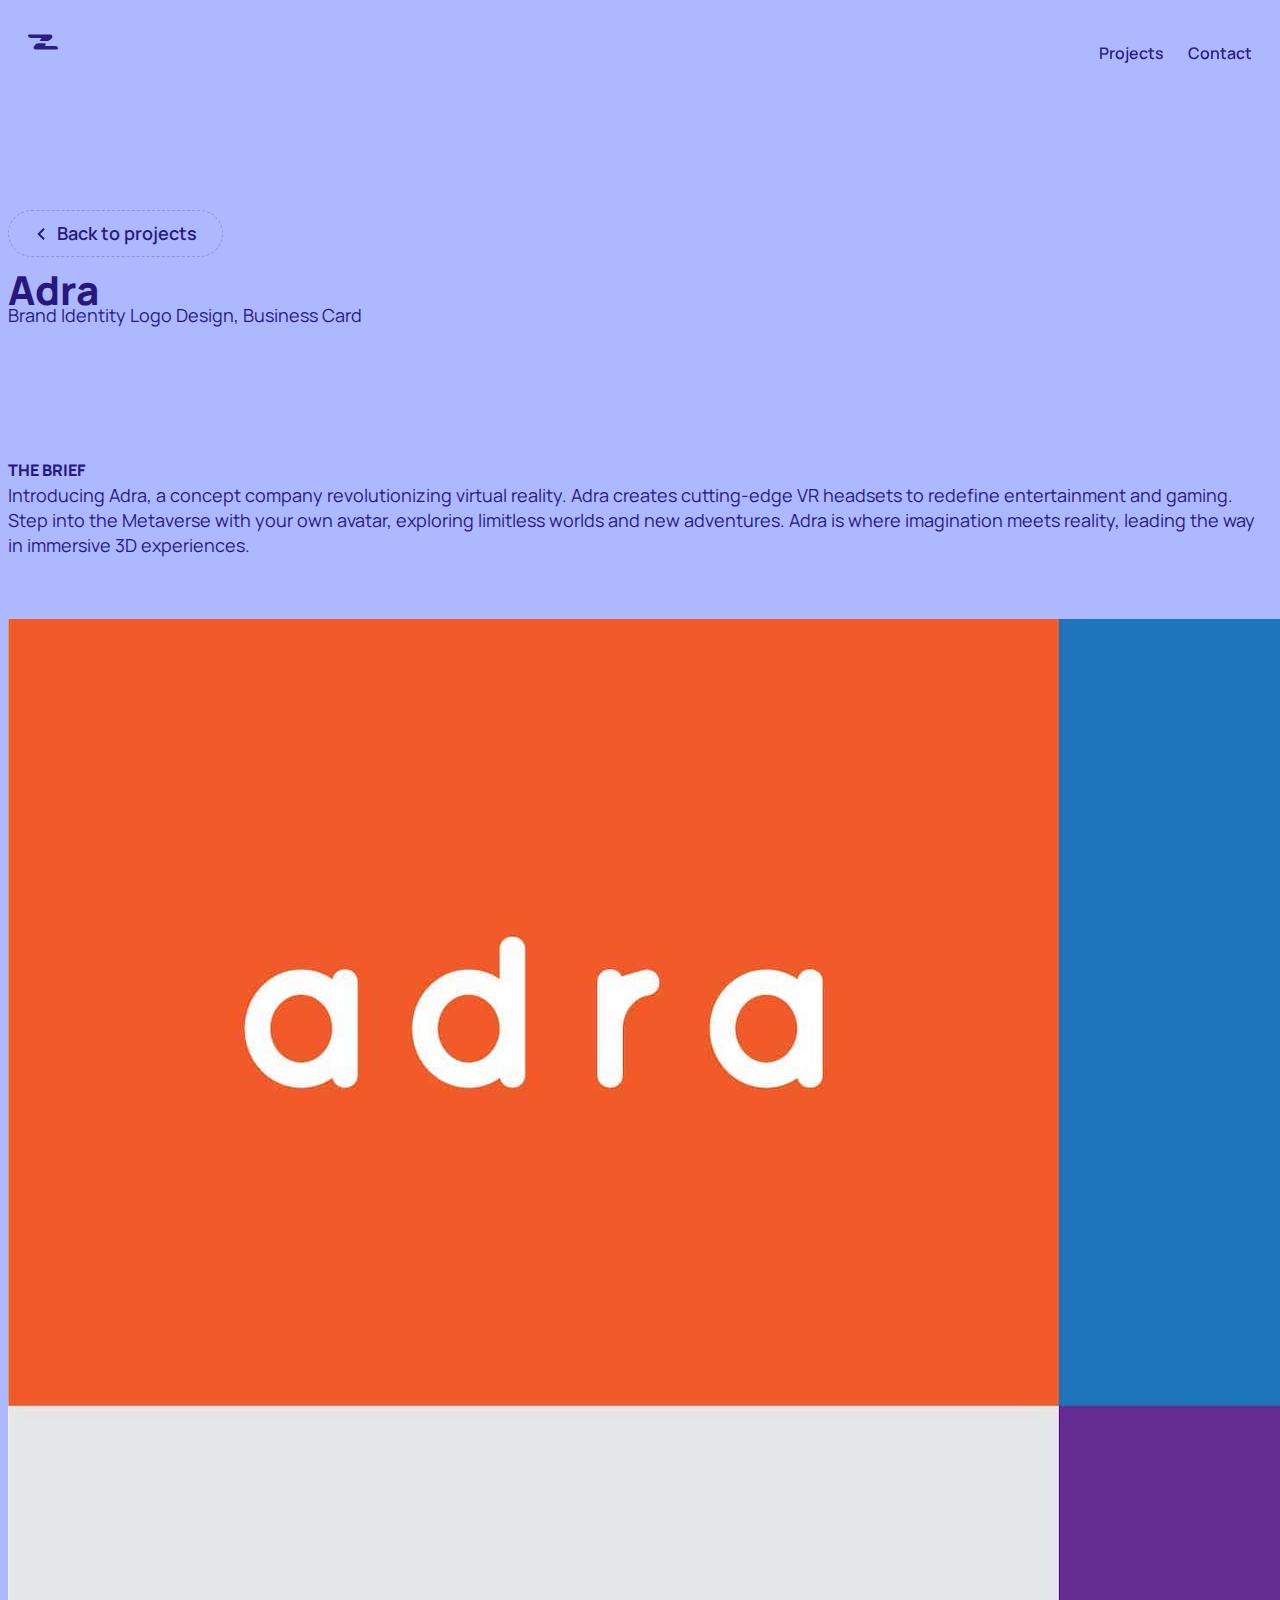
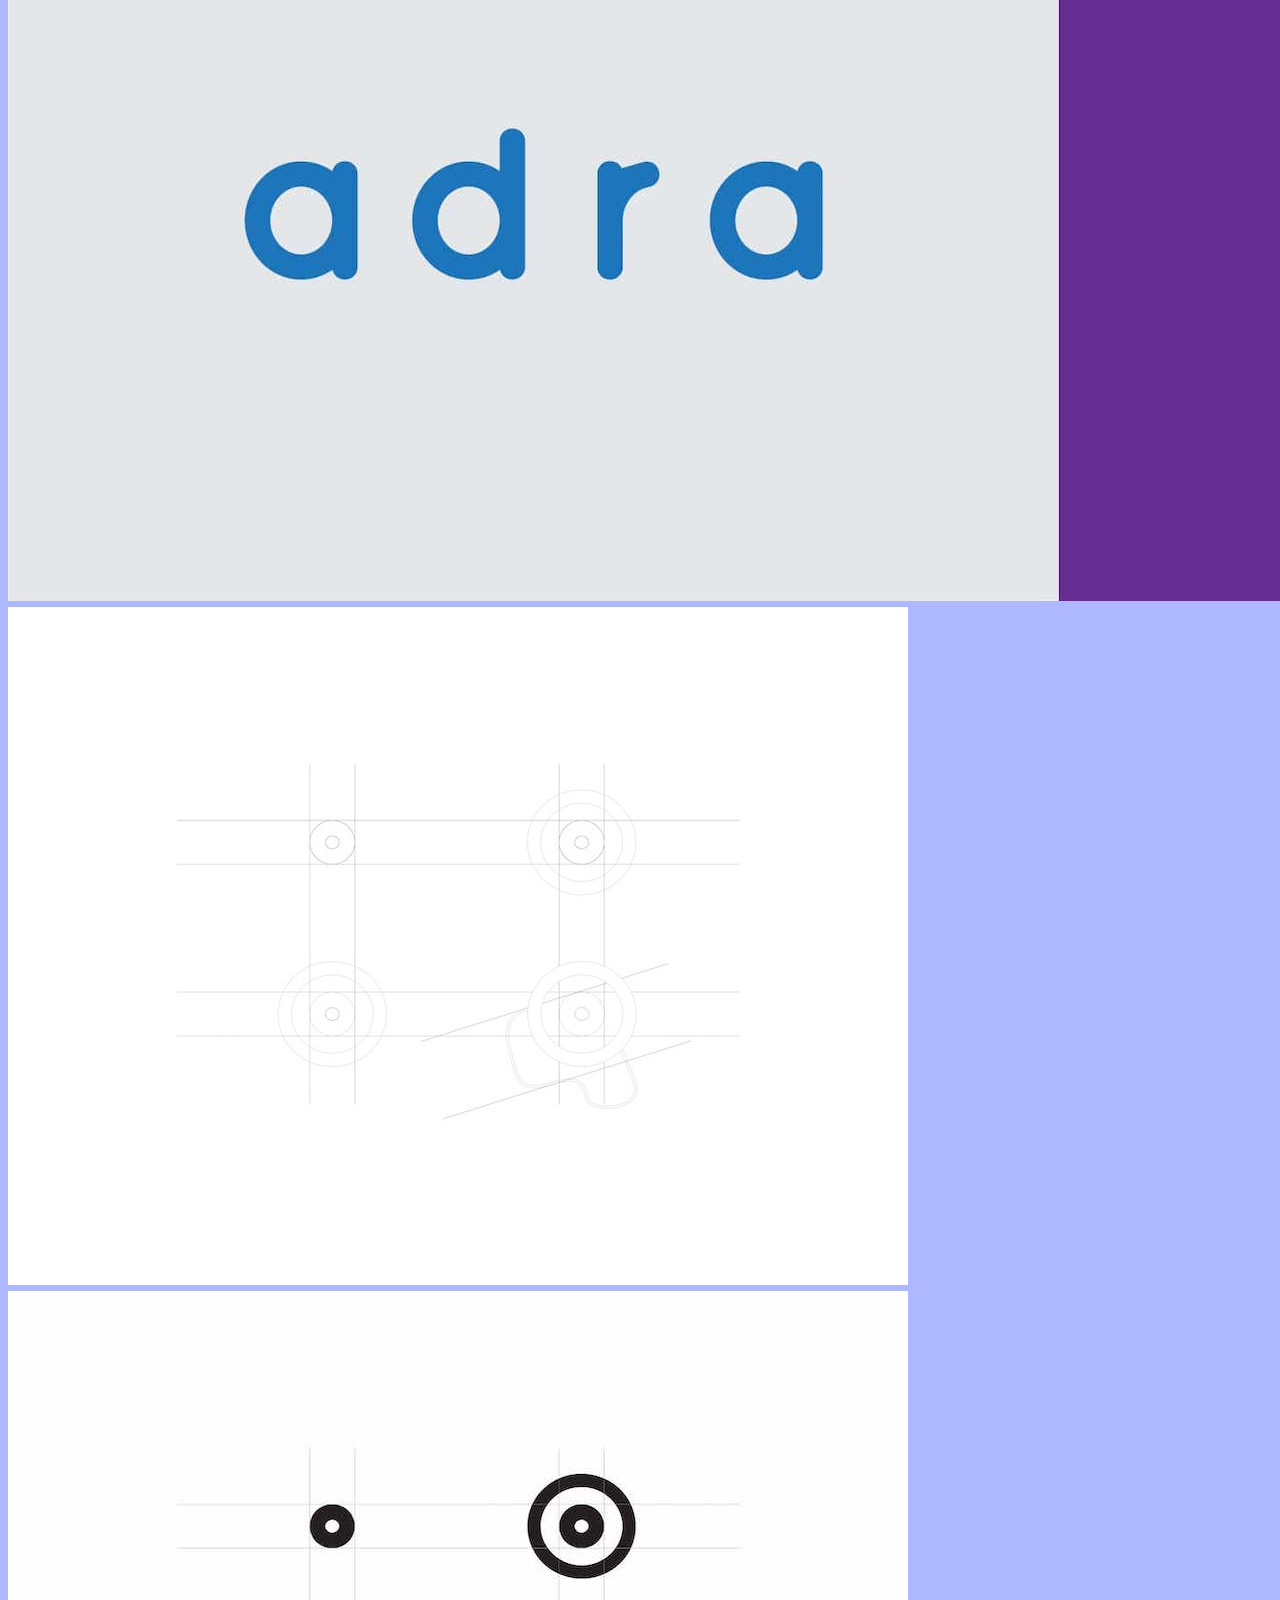
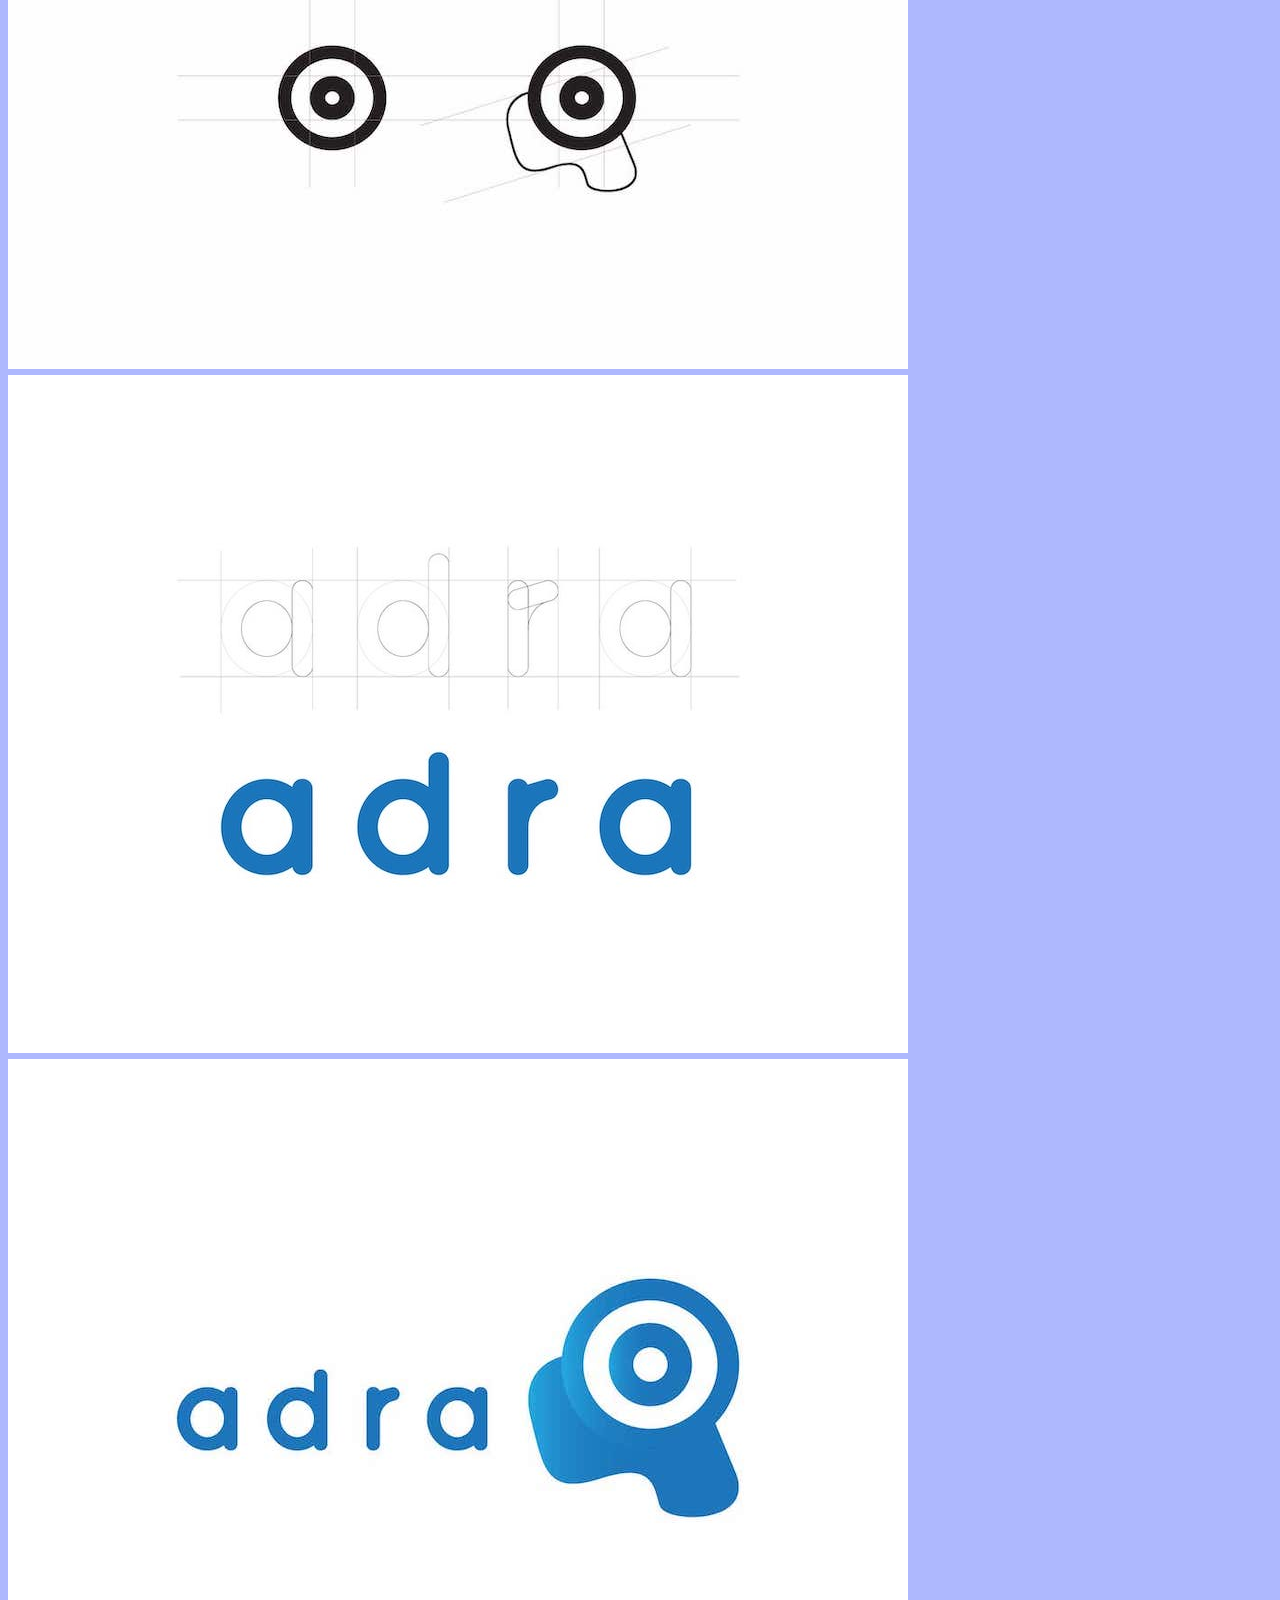
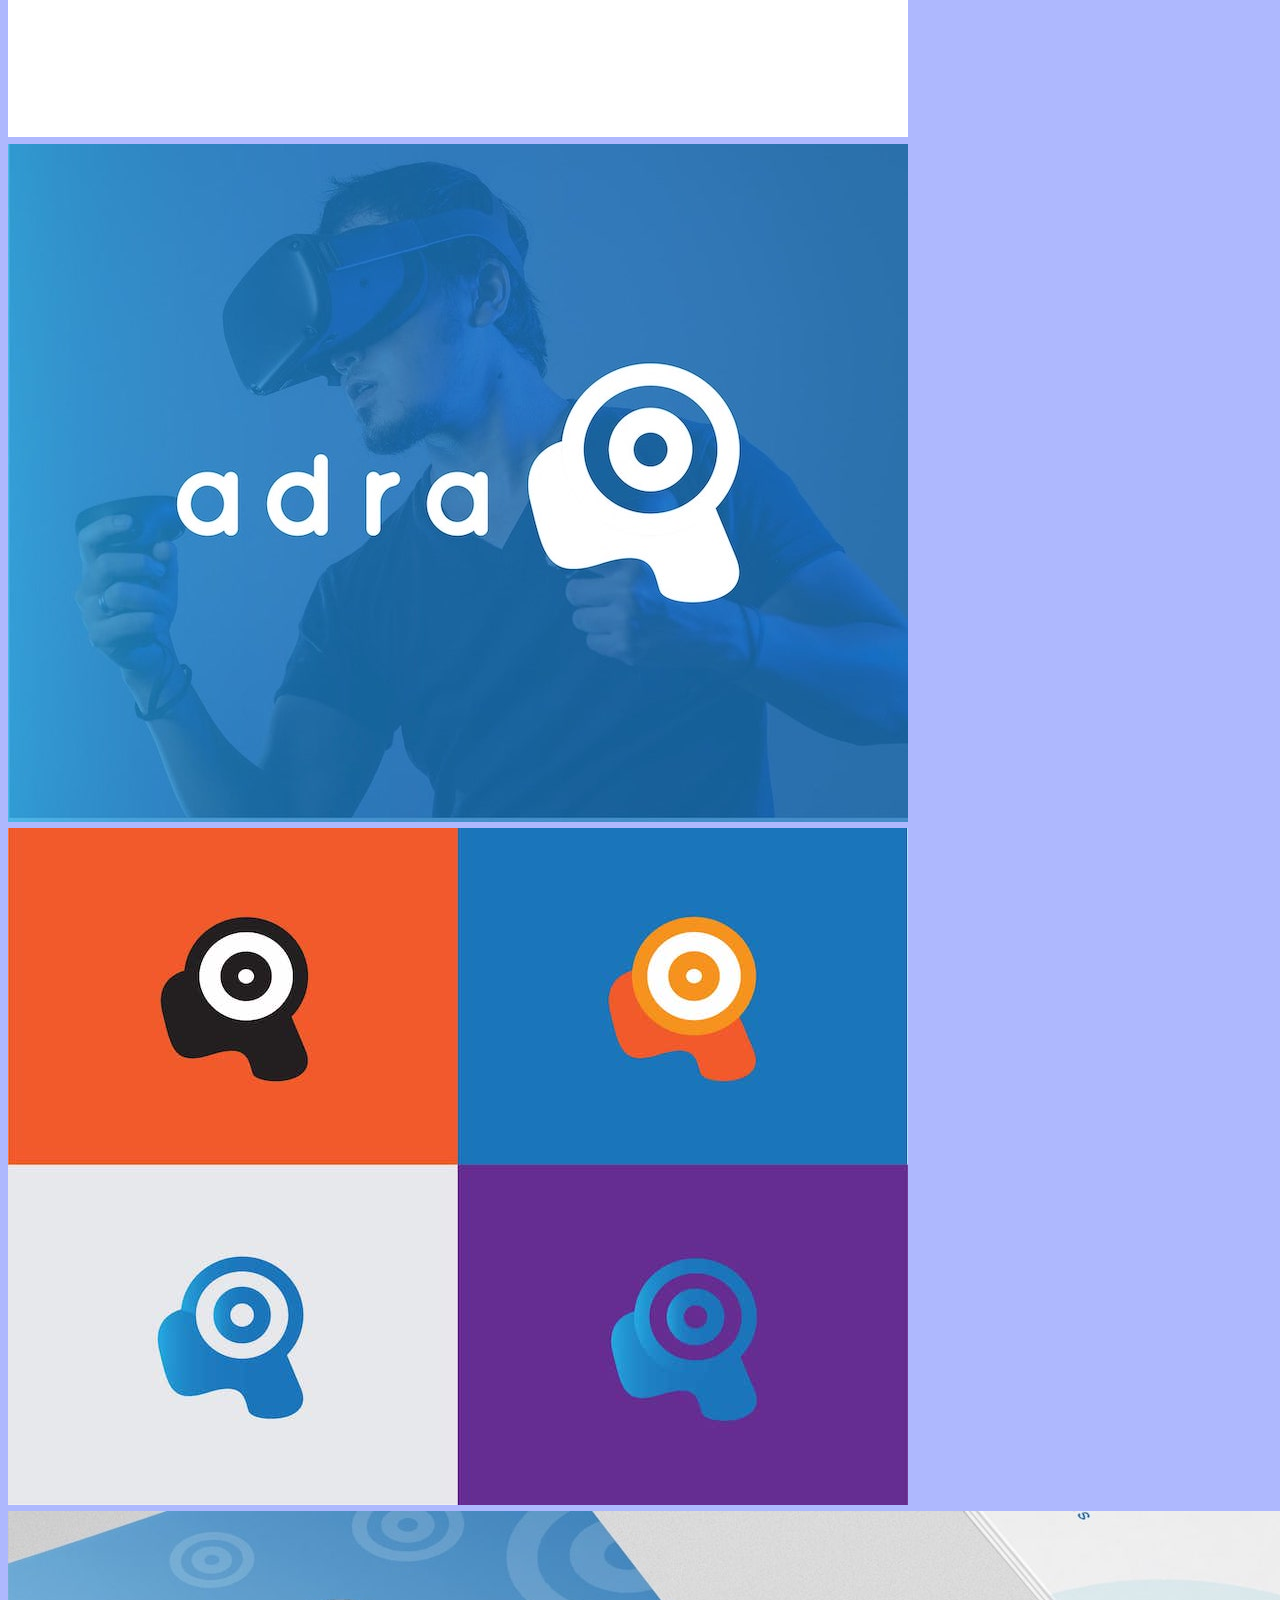
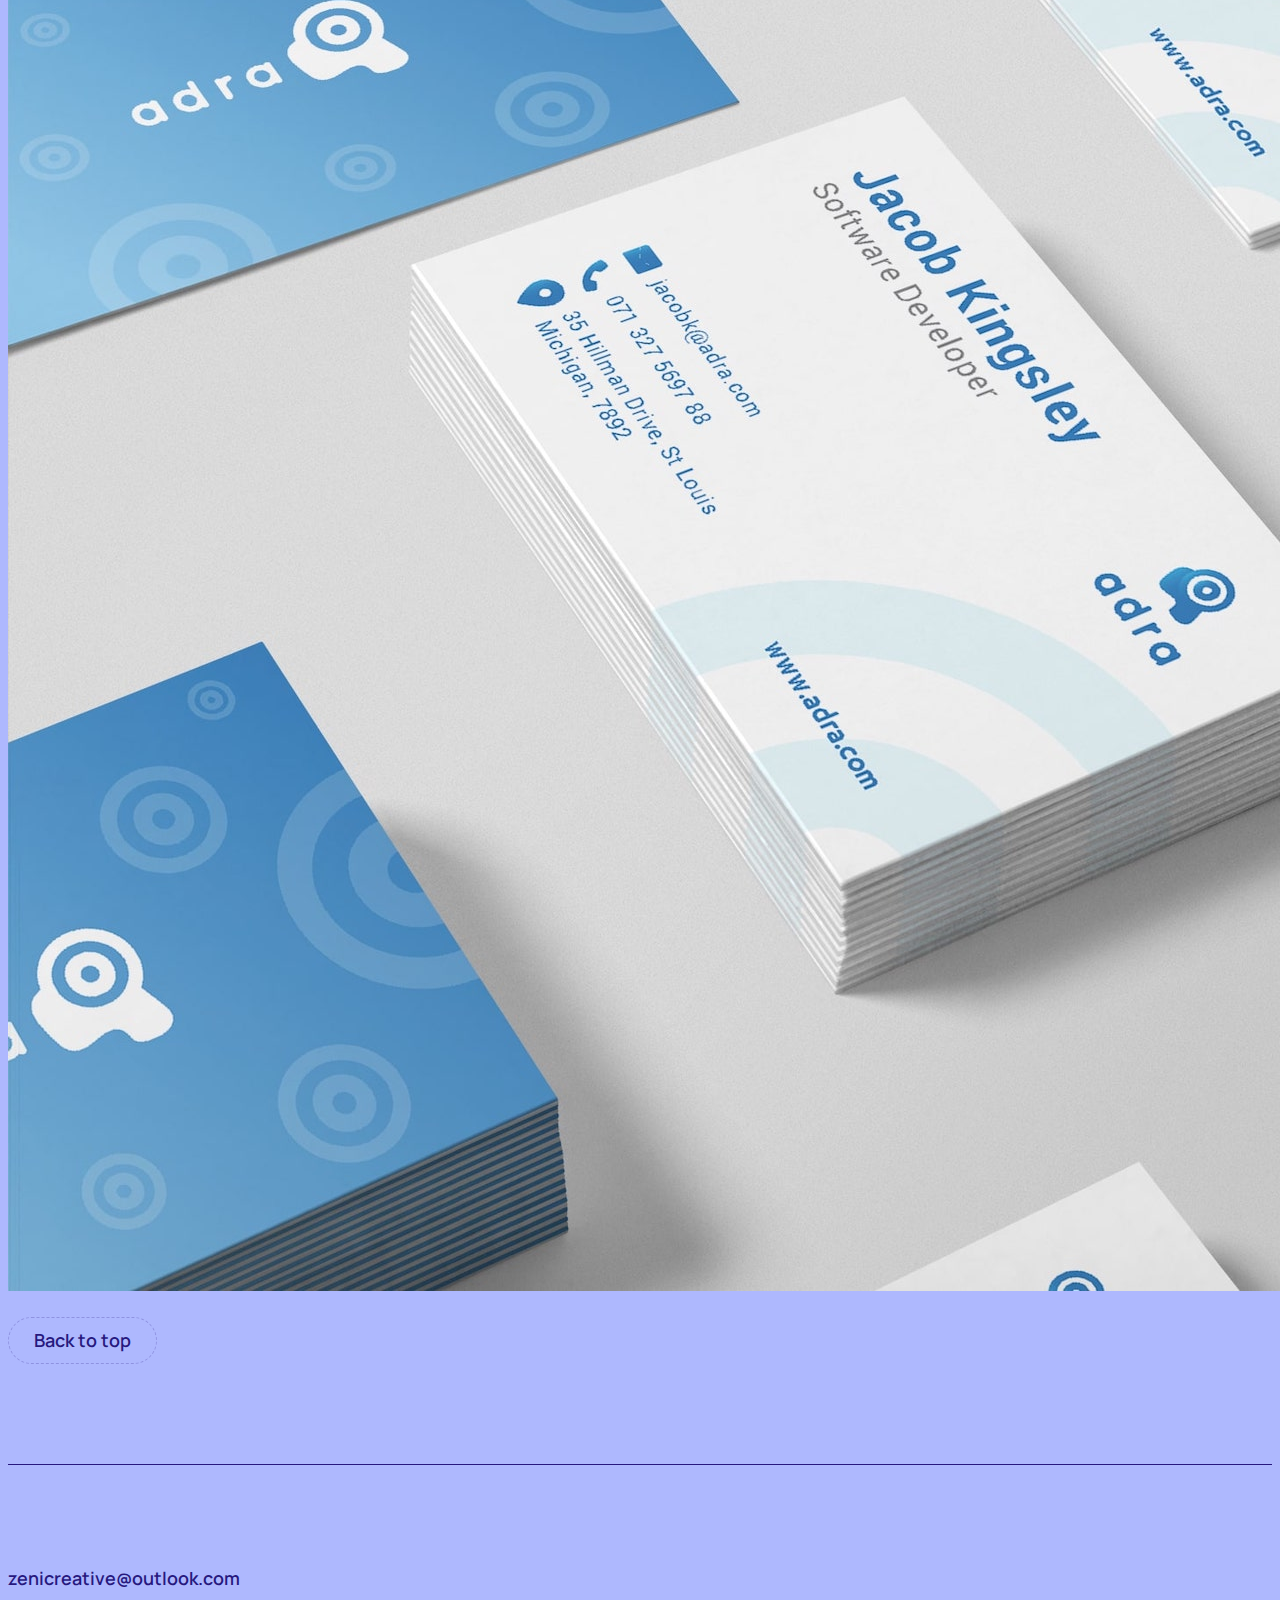
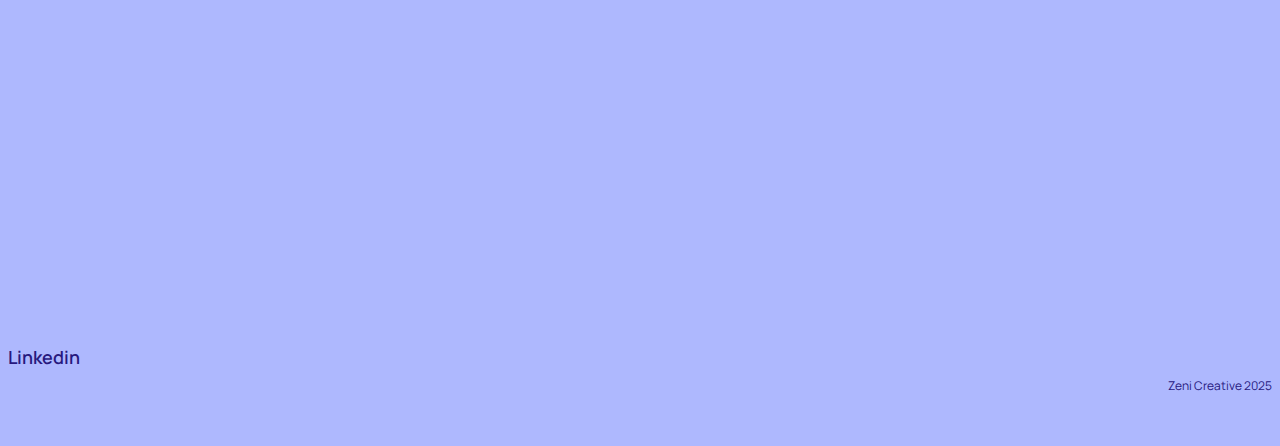
<file: projects/adra.html>
<!DOCTYPE html>
<html lang="en">
<meta charset="UTF-8">
<title>Adra | Zenidesigns</title>
<meta name="viewport" content="width=device-width,initial-scale=1">
<meta name="robots" content="noindex, nofollow">
<link rel="icon" type="image/x-icon" href="../images/favicon.png">
<link rel="stylesheet" href="https://cdn.jsdelivr.net/npm/bootstrap@5.1.3/dist/css/bootstrap.min.css"
    integrity="sha384-1BmE4kWBq78iYhFldvKuhfTAU6auU8tT94WrHftjDbrCEXSU1oBoqyl2QvZ6jIW3" crossorigin="anonymous">
<link rel="stylesheet" href="../css/style.css">


<body class="full-project">
    <!-- Header -->
    <header>
        <nav>
            <a href="../index.html" class="logo">
                <svg xmlns="http://www.w3.org/2000/svg" width="47.198" height="23.841" viewBox="0 0 47.198 23.841">
                    <g id="logo" transform="translate(-231.19 -242.16)">
                        <path id="Path_12" data-name="Path 12"
                            d="M251.99,248.9c-.5.516-.9.94-.9.943s-.572.6-1.277,1.334.84,1.336,3.429,1.336h6.127a11.529,11.529,0,0,0,5.557-1.319,14.817,14.817,0,0,0,3.122-2.665,4.489,4.489,0,0,0,1.586-3.268,3.293,3.293,0,0,0-3.207-3.1H232.8a1.608,1.608,0,0,0-1.607,1.607.91.91,0,0,0,.007.113,1.227,1.227,0,0,0,.052.308.252.252,0,0,0,.014.056,4.728,4.728,0,0,0,4.6,3.709h15.741C252.315,247.954,252.488,248.378,251.99,248.9Z"
                            fill="#fff" />
                        <path id="Path_13" data-name="Path 13"
                            d="M373.8,414.14v.012a1.609,1.609,0,0,1-1.607,1.608H338.631a3.27,3.27,0,0,1-3.271-3.271,3.809,3.809,0,0,1,1.115-2.47,19.82,19.82,0,0,1,3.243-3.294,6.011,6.011,0,0,1,2.418-.787,18.675,18.675,0,0,1,3.264-.278h6.127c2.592,0,3.782.969,2.641,2.154a3.326,3.326,0,0,0-.588.8h0c-.4.793-.045,1.357.992,1.357h14.549a4.675,4.675,0,0,1,2.53.742h0a4.73,4.73,0,0,1,2.064,2.924A1.536,1.536,0,0,1,373.8,414.14Z"
                            transform="translate(-95.416 -149.759)" fill="#fff" />
                    </g>
                </svg>
            </a>
            <ul>
                <li><a href="../index.html#project-section">Projects</a></li>
                <li><a href="#footer-section">Contact</a></li>
            </ul>
        </nav>
        <div class="container">
            <div class="row">
                <div class="col-xs-12 col-sm-12 col-md-9 col-lg-8">
                    <div class="header-text">
                        <a href="../index.html#project-section" class="back-to-jobs">
                            <?xml version="1.0" ?><svg height="48" viewBox="0 0 48 48" width="48"
                                xmlns="http://www.w3.org/2000/svg">
                                <path class="arrow" d="M14.83 16.42l9.17 9.17 9.17-9.17 2.83 2.83-12 12-12-12z" />
                                <path d="M0-.75h48v48h-48z" fill="none" />
                            </svg>
                            Back to projects
                        </a>
                        <h1>Adra</h1>
                        <p>Brand Identity Logo Design, Business Card</p>
                    </div>
                </div>
            </div>
        </div>
    </header>
    <!-- Main -->
    <main>
        <section id="about-section">
            <div class="container">
                <div class="row pb-5 mb-4">
                    <div class="col-xs-12 col-sm-12 col-md-4 col-lg-4">
                        <h3>The Brief</h3>
                    </div>
                    <div class="col-xs-12 col-sm-12 col-md-8 col-lg-8">
                        <p>Introducing Adra, a concept company revolutionizing virtual reality. Adra creates cutting-edge VR
                            headsets to redefine entertainment and gaming. Step into the Metaverse with your own avatar, exploring
                            limitless worlds and new adventures. Adra is where imagination meets reality, leading the way in
                            immersive 3D experiences. </p>
                    </div>
                </div>
            </div>
        </section>
        <!-- Projects -->
        <section id="">
            <div class="container">
                <div class="row gx-5">
                    <div class="col-xs-12 col-sm-12 col-md-12 col-lg-12 mb-5">
                        <img src="../images/adra/adra-logo5.jpg" class="img-fluid" alt="">
                    </div>
                </div>
                <div class="row gx-5">
                    <div class="col-xs-12 col-sm-12 col-md-6 col-lg-6 mb-5">
                        <img src="../images/adra/adra-logo1.jpg" class="img-fluid" alt="">
                    </div>
                    <div class="col-xs-12 col-sm-12 col-md-6 col-lg-6 mb-5">
                        <img src="../images/adra/adra-logo2.jpg" class="img-fluid" alt="">
                    </div>
                </div>
                <div class="row gx-5">
                    <div class="col-xs-12 col-sm-12 col-md-6 col-lg-6 mb-5">
                        <img src="../images/adra/adra-logo3.jpg" class="img-fluid" alt="">
                    </div>
                    <div class="col-xs-12 col-sm-12 col-md-6 col-lg-6 mb-5">
                        <img src="../images/adra/adra-logo4.jpg" class="img-fluid" alt="">
                    </div>
                </div>
                <div class="row gx-5">
                    <div class="col-xs-12 col-sm-12 col-md-6 col-lg-6 mb-5">
                        <img src="../images/adra/adra-logo7.jpg" class="img-fluid" alt="">
                    </div>
                    <div class="col-xs-12 col-sm-12 col-md-6 col-lg-6 mb-5">
                        <img src="../images/adra/adra-logo6.jpg" class="img-fluid" alt="">
                    </div>
                </div>
                <div class="row gx-5">
                    <div class="col-xs-12 col-sm-12 col-md-12 col-lg-12 mb-5">
                        <img src="../images/adra/adra-card.jpg" class="img-fluid" alt="">
                    </div>
                </div>
            </div>
            <div class="container">
                <div class="row">
                    <div class="col-sm-12 text-center">
                        <a href="#" class="back-to-top">Back to top</a>
                    </div>
                </div>
            </div>
        </section>
    </main>

    <!-- Footer -->
    <footer id="footer-section">
        <div class="container">
            <div class="row">
                <div class="col-sm-6">
                    <div class="d-flex">
                        <div class="contact-info align-self-center">
                            <p>Have an idea and keen to know more?</p>
                            <h1>Contact me</h1>
                            <a href="mailto:zenicreative@outlook.com">zenicreative@outlook.com</a>
                        </div>
                    </div>
                </div>
            </div>
            <div class="row footer-bottom">
                <div class="col-sm-6">
                    <div class="socials">
                        <a href="https://www.linkedin.com/in/zenihoxha/" target="_blank">Linkedin</a>
                    </div>
                </div>
                <div class="col-sm-6">
                    <small class="copyright"> Zeni Creative 2025</small>
                </div>
            </div>
        </div>
    </footer>




    <script src="https://cdnjs.cloudflare.com/ajax/libs/jquery/3.6.0/jquery.min.js"
        integrity="sha512-894YE6QWD5I59HgZOGReFYm4dnWc1Qt5NtvYSaNcOP+u1T9qYdvdihz0PPSiiqn/+/3e7Jo4EaG7TubfWGUrMQ=="
        crossorigin="anonymous" referrerpolicy="no-referrer"></script>
    <script src="https://cdn.jsdelivr.net/npm/bootstrap@5.1.3/dist/js/bootstrap.min.js" crossorigin="anonymous">
    </script>
    <script src="../js/gsap.min.js"></script>
    <script src="../js/ScrollTrigger.min.js"></script>
    <script src="../js/scroll-out.js"></script>
    <script src="../js/main.js"></script>



</body>

</html>
</file>
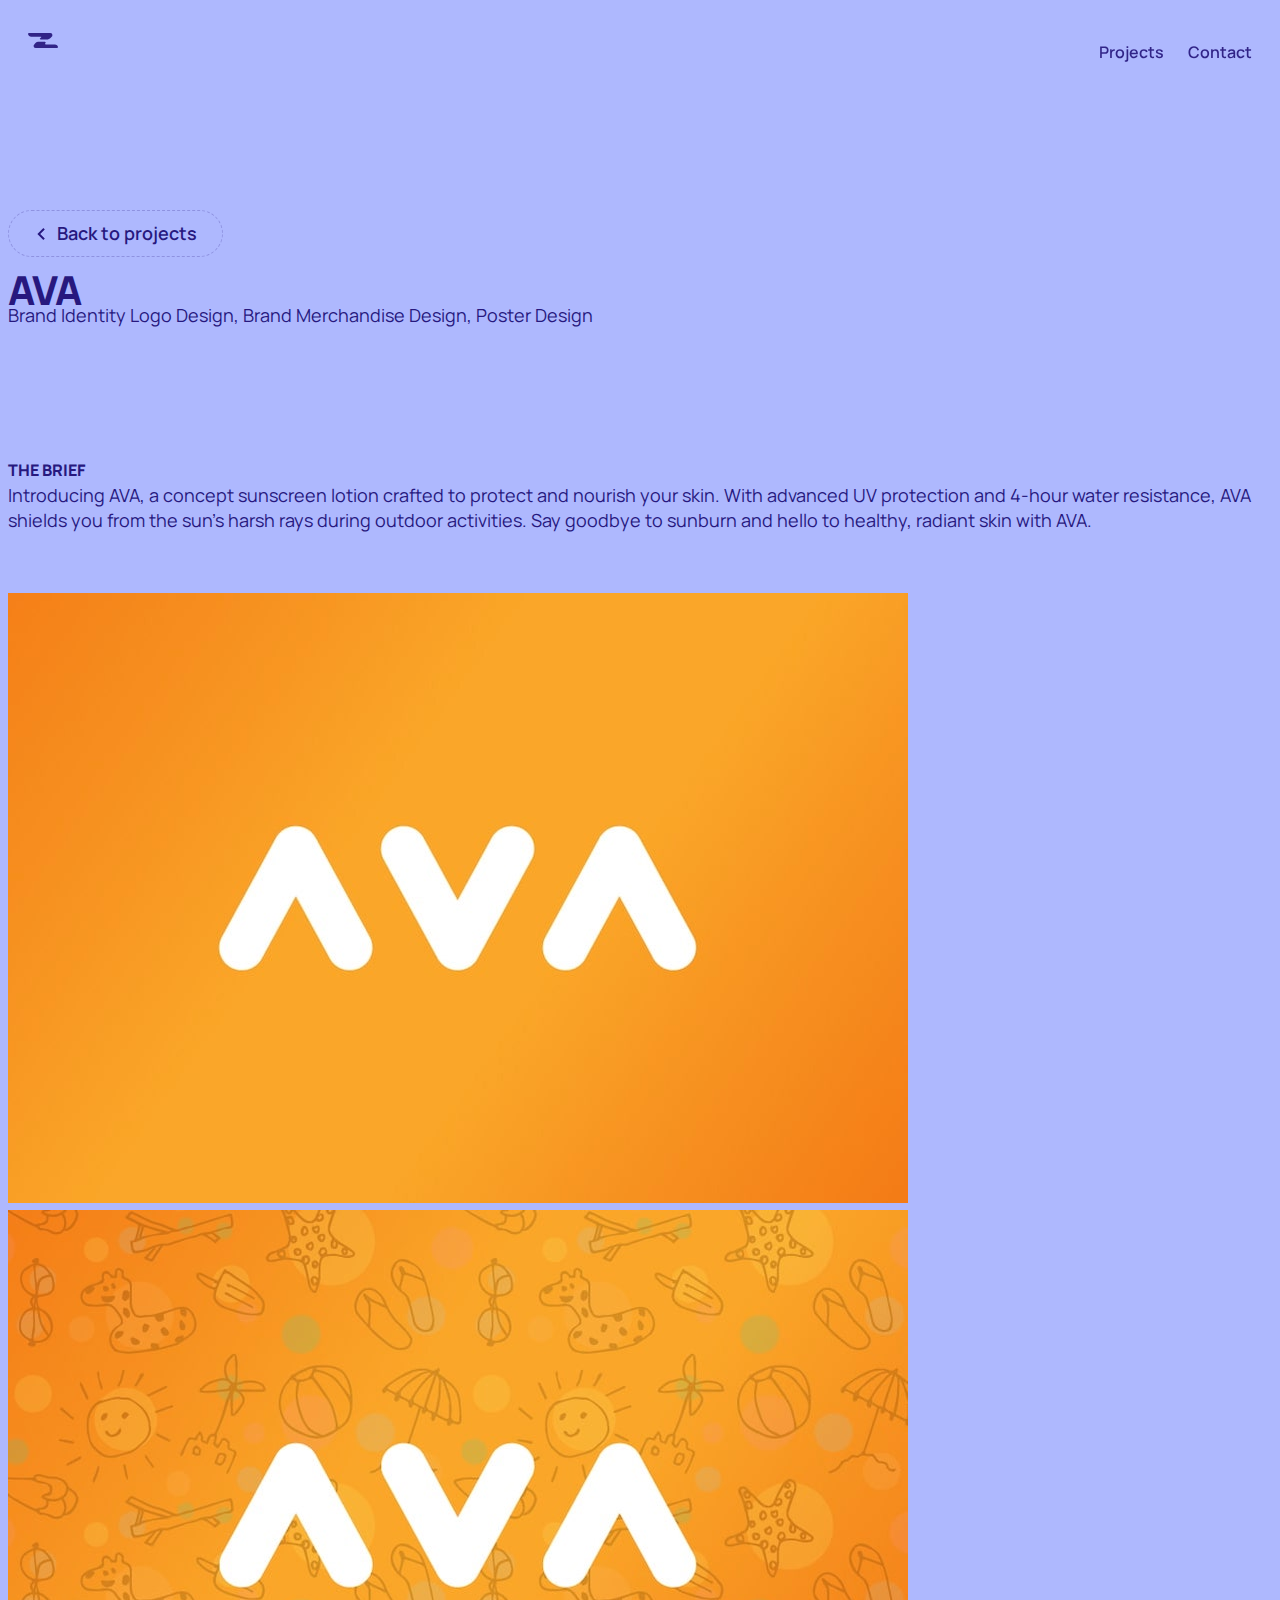
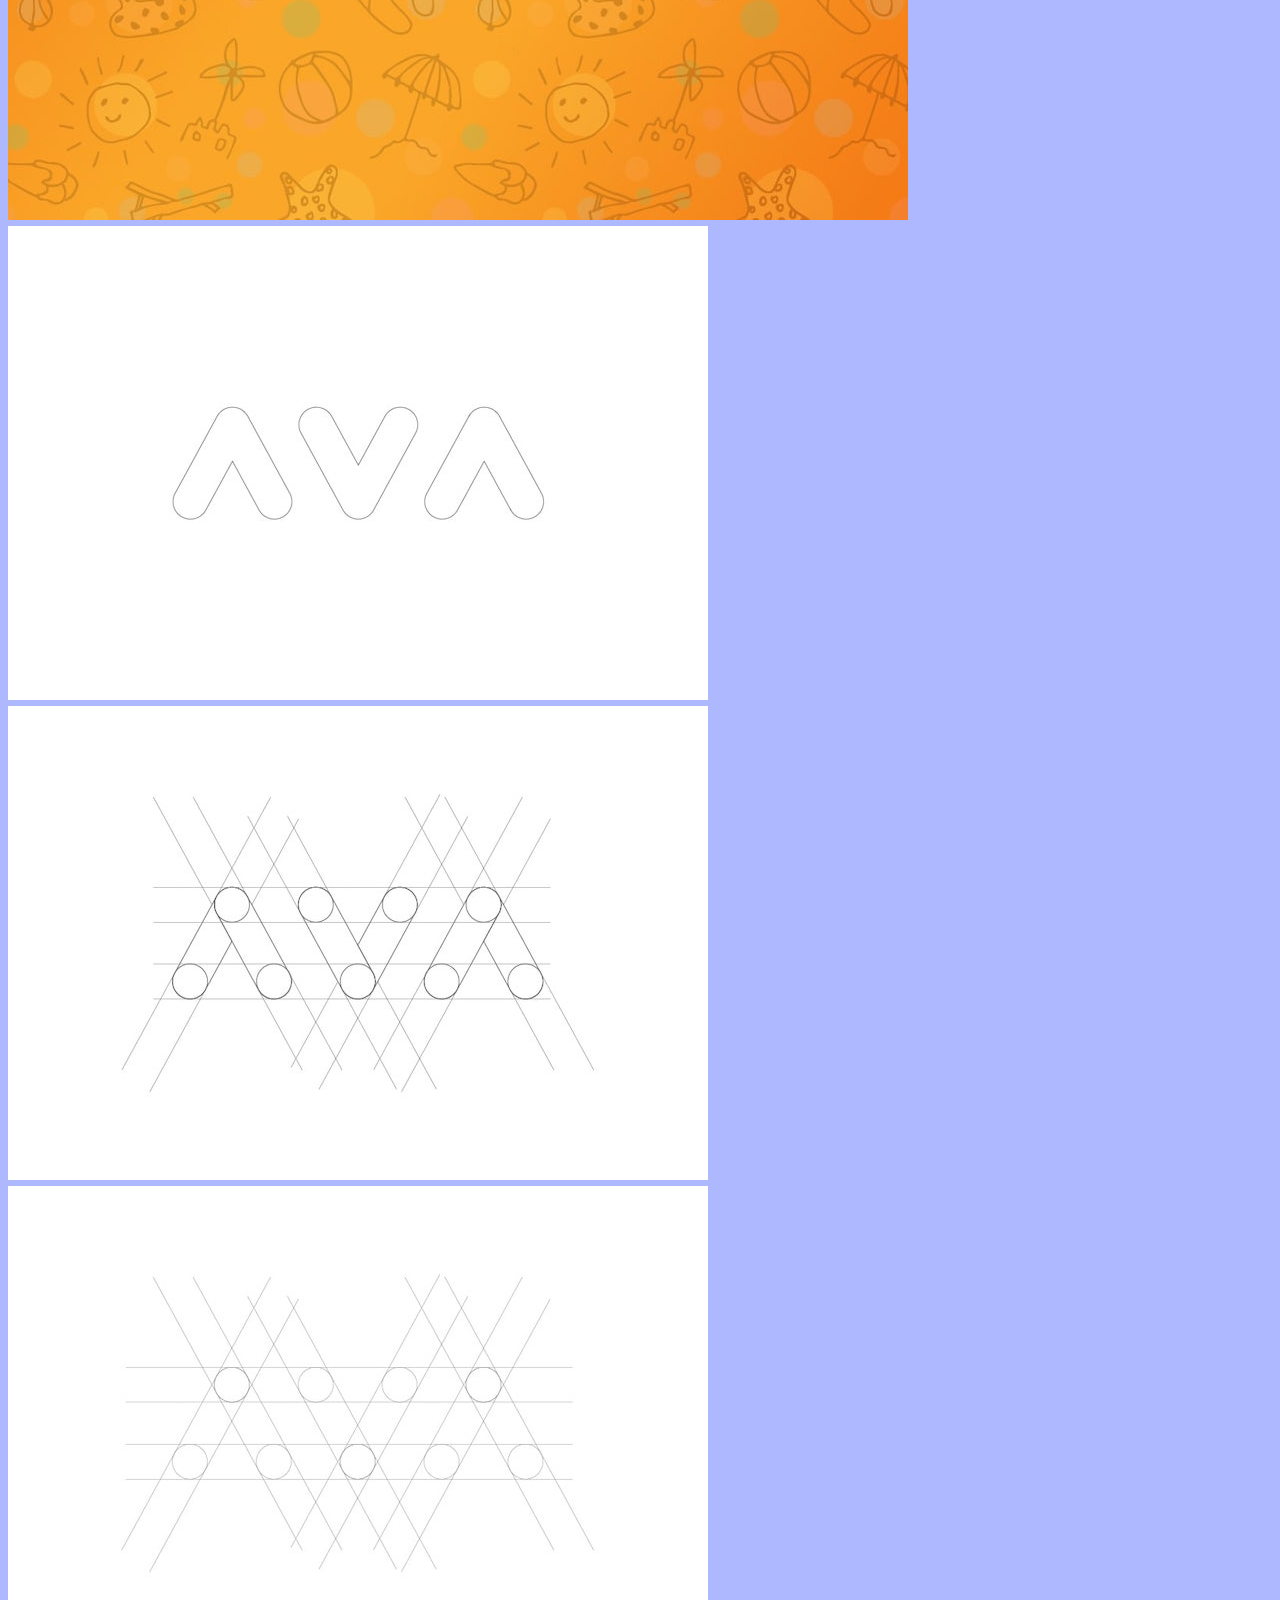
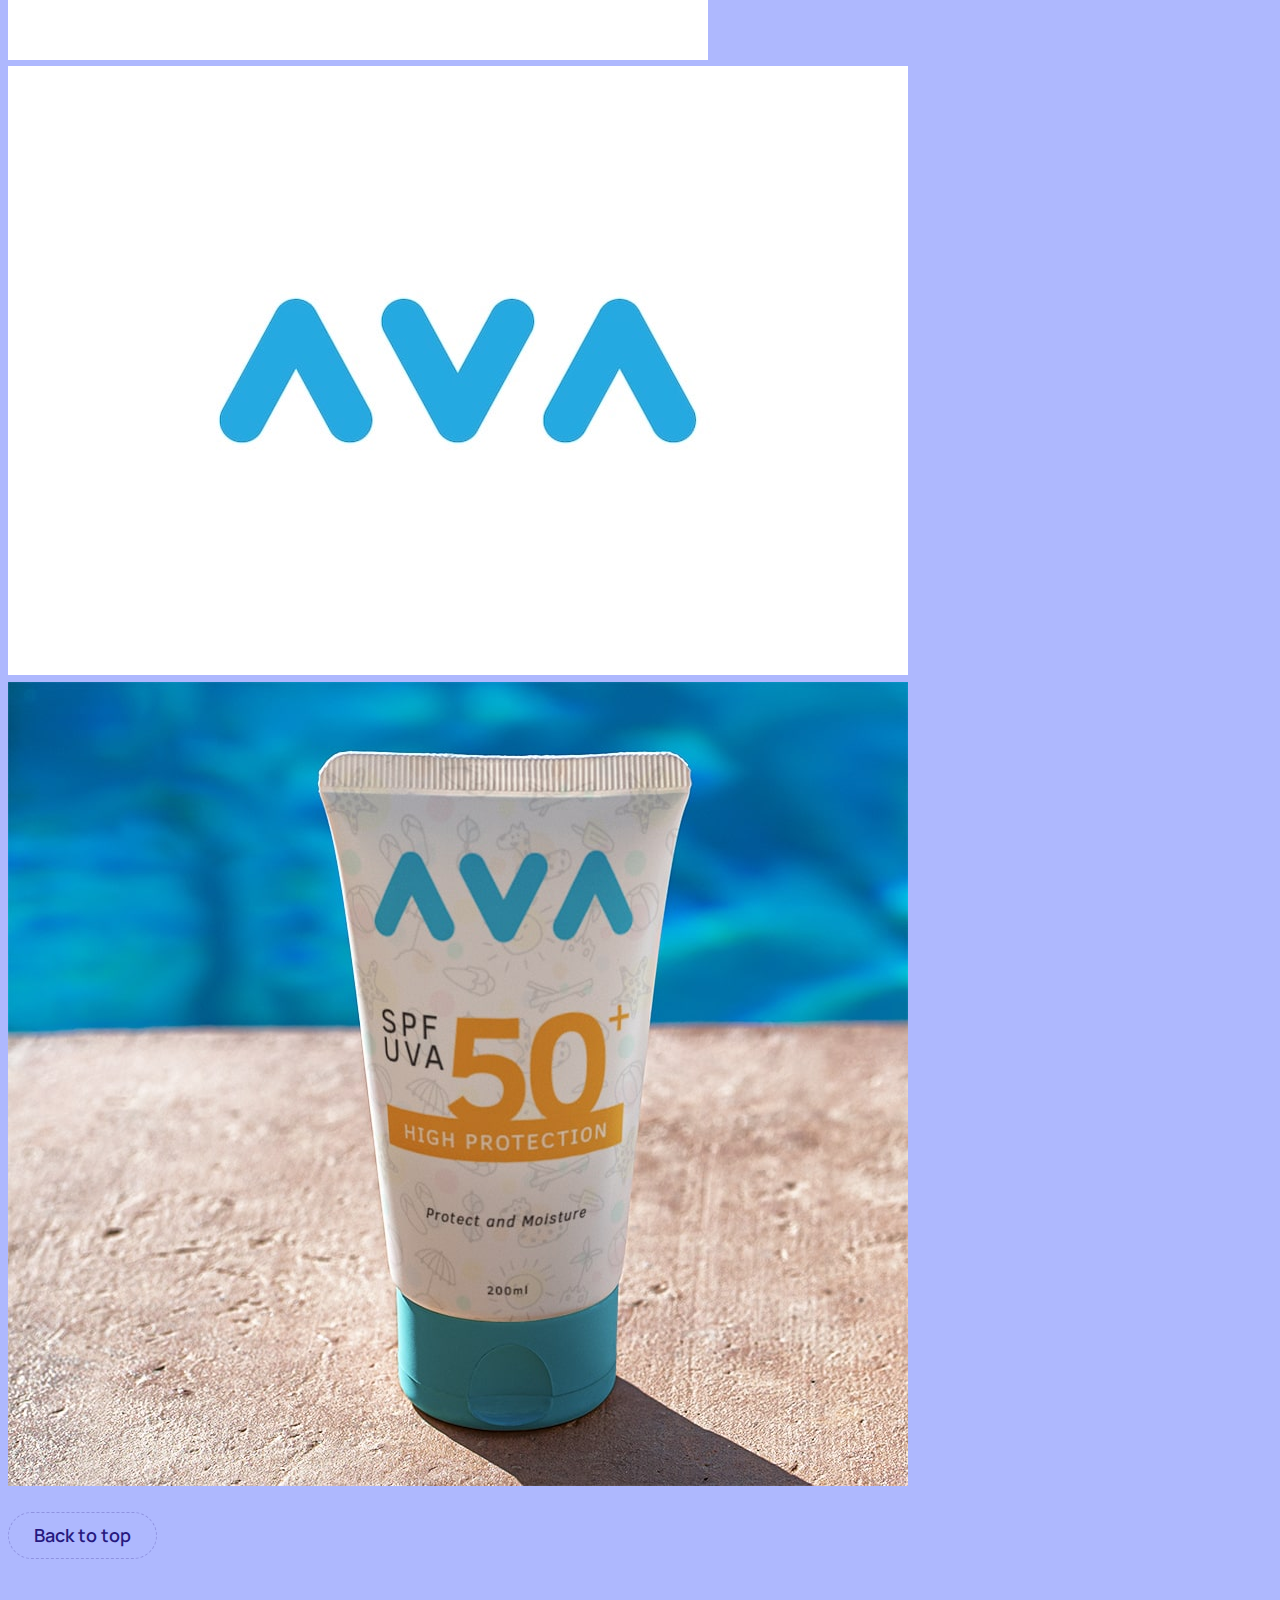
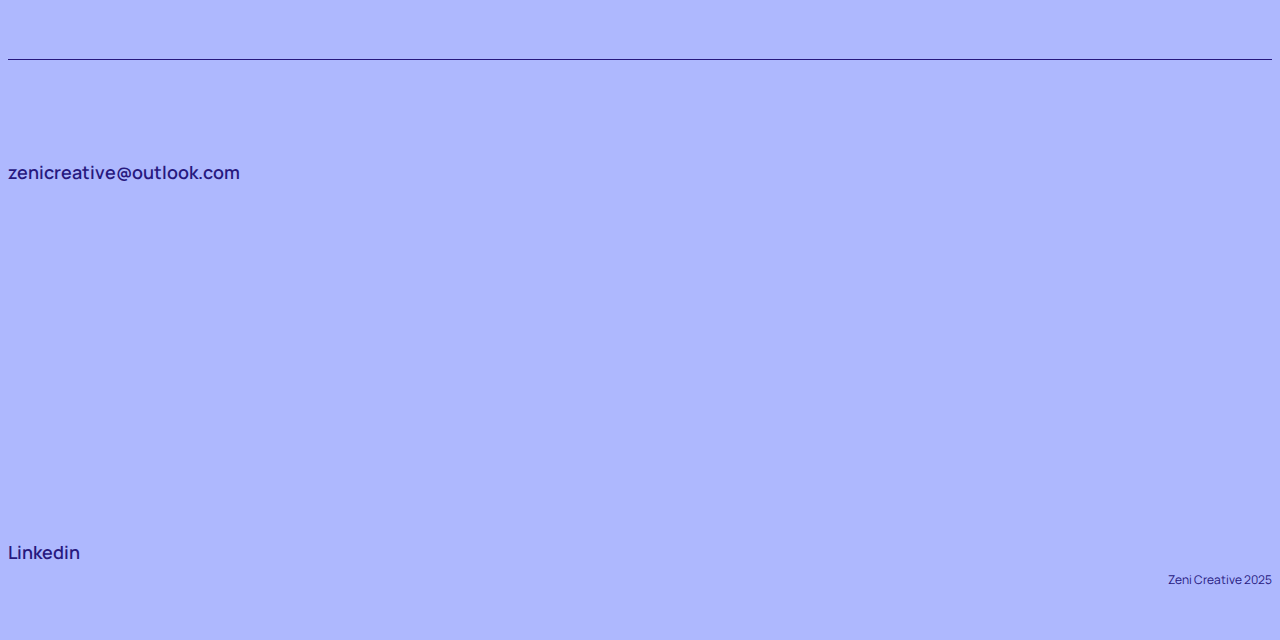
<file: projects/ava.html>
<!DOCTYPE html>
<html lang="en">
<meta charset="UTF-8">
<title>AVA | Zenidesigns</title>
<meta name="viewport" content="width=device-width,initial-scale=1">
<meta name="robots" content="noindex, nofollow">
<link rel="icon" type="image/x-icon" href="../images/favicon.png">
<link rel="stylesheet" href="https://cdn.jsdelivr.net/npm/bootstrap@5.1.3/dist/css/bootstrap.min.css"
    integrity="sha384-1BmE4kWBq78iYhFldvKuhfTAU6auU8tT94WrHftjDbrCEXSU1oBoqyl2QvZ6jIW3" crossorigin="anonymous">
<link rel="stylesheet" href="../css/style.css">


<body class="full-project">
    <!-- Header -->
    <header>
        <nav>
            <a href="../index.html" class="logo">
                <svg xmlns="http://www.w3.org/2000/svg" width="47.198" height="23.841" viewBox="0 0 47.198 23.841">
                    <g id="logo" transform="translate(-231.19 -242.16)">
                        <path id="Path_12" data-name="Path 12"
                            d="M251.99,248.9c-.5.516-.9.94-.9.943s-.572.6-1.277,1.334.84,1.336,3.429,1.336h6.127a11.529,11.529,0,0,0,5.557-1.319,14.817,14.817,0,0,0,3.122-2.665,4.489,4.489,0,0,0,1.586-3.268,3.293,3.293,0,0,0-3.207-3.1H232.8a1.608,1.608,0,0,0-1.607,1.607.91.91,0,0,0,.007.113,1.227,1.227,0,0,0,.052.308.252.252,0,0,0,.014.056,4.728,4.728,0,0,0,4.6,3.709h15.741C252.315,247.954,252.488,248.378,251.99,248.9Z"
                            fill="#fff" />
                        <path id="Path_13" data-name="Path 13"
                            d="M373.8,414.14v.012a1.609,1.609,0,0,1-1.607,1.608H338.631a3.27,3.27,0,0,1-3.271-3.271,3.809,3.809,0,0,1,1.115-2.47,19.82,19.82,0,0,1,3.243-3.294,6.011,6.011,0,0,1,2.418-.787,18.675,18.675,0,0,1,3.264-.278h6.127c2.592,0,3.782.969,2.641,2.154a3.326,3.326,0,0,0-.588.8h0c-.4.793-.045,1.357.992,1.357h14.549a4.675,4.675,0,0,1,2.53.742h0a4.73,4.73,0,0,1,2.064,2.924A1.536,1.536,0,0,1,373.8,414.14Z"
                            transform="translate(-95.416 -149.759)" fill="#fff" />
                    </g>
                </svg>
            </a>
            <ul>
                <li><a href="../index.html#project-section">Projects</a></li>
                <li><a href="#footer-section">Contact</a></li>
            </ul>
        </nav>
        <div class="container">
            <div class="row">
                <div class="col-xs-12 col-sm-12 col-md-9 col-lg-8">
                    <div class="header-text">
                        <a href="../index.html#project-section" class="back-to-jobs">
                            <?xml version="1.0" ?><svg height="48" viewBox="0 0 48 48" width="48"
                                xmlns="http://www.w3.org/2000/svg">
                                <path class="arrow" d="M14.83 16.42l9.17 9.17 9.17-9.17 2.83 2.83-12 12-12-12z" />
                                <path d="M0-.75h48v48h-48z" fill="none" />
                            </svg>
                            Back to projects
                        </a>
                        <h1>AVA</h1>
                        <p>Brand Identity Logo Design, Brand Merchandise Design, Poster Design </p>
                    </div>
                </div>
            </div>
        </div>
    </header>
    <!-- Main -->
    <main>
        <section id="about-section">
            <div class="container">
                <div class="row pb-5 mb-4">
                    <div class="col-xs-12 col-sm-12 col-md-4 col-lg-4">
                        <h3>The Brief</h3>
                    </div>
                    <div class="col-xs-12 col-sm-12 col-md-8 col-lg-8">
                        <p>Introducing AVA, a concept sunscreen lotion crafted to protect and nourish your skin. With advanced UV
                            protection and 4-hour water resistance, AVA shields you from the sun&#39;s harsh rays during outdoor
                            activities. Say goodbye to sunburn and hello to healthy, radiant skin with AVA.</p>
                    </div>
                </div>
            </div>
        </section>
        <!-- Projects -->
        <section id="">
            <div class="container">

                <div class="row gx-5">
                    <div class="col-xs-12 col-sm-12 col-md-6 col-lg-6 mb-5">
                        <img src="../images/ava/ava-logo.jpg" class="img-fluid" alt="">
                    </div>
                    <div class="col-xs-12 col-sm-12 col-md-6 col-lg-6 mb-5">
                        <img src="../images/ava/ava-logo2.jpg" class="img-fluid" alt="">
                    </div>
                </div>
                <div class="row gx-5">
                    <div class="col-xs-12 col-sm-12 col-md-4 col-lg-4 mb-5">
                        <img src="../images/ava/ava-logo4.jpg" class="img-fluid" alt="">
                    </div>
                    <div class="col-xs-12 col-sm-12 col-md-4 col-lg-4 mb-5">
                        <img src="../images/ava/ava-logo5.jpg" class="img-fluid" alt="">
                    </div>
                    <div class="col-xs-12 col-sm-12 col-md-4 col-lg-4 mb-5">
                        <img src="../images/ava/ava-logo6.jpg" class="img-fluid" alt="">
                    </div>
                </div>
                <div class="row gx-5">
                    <div class="offset-md-2 col-xs-12 col-sm-12 col-md-8 col-lg-8 mb-5">
                        <img src="../images/ava/ava-logo3.jpg" class="img-fluid" alt="">
                    </div>
                </div>
                <div class="row gx-5">
                    <div class="offset-md-2 col-xs-12 col-sm-12 col-md-8 col-lg-8 mb-5">
                        <img src="../images/ava/ava-pack.jpg" class="img-fluid" alt="">
                    </div>
                </div>
            </div>
            <div class="container">
                <div class="row">
                    <div class="col-sm-12 text-center">
                        <a href="#" class="back-to-top">Back to top</a>
                    </div>
                </div>
            </div>
        </section>
    </main>

    <!-- Footer -->
    <footer id="footer-section">
        <div class="container">
            <div class="row">
                <div class="col-sm-6">
                    <div class="d-flex">
                        <div class="contact-info align-self-center">
                            <p>Have an idea and keen to know more?</p>
                            <h1>Contact me</h1>
                            <a href="mailto:zenicreative@outlook.com">zenicreative@outlook.com</a>
                        </div>
                    </div>
                </div>
            </div>
            <div class="row footer-bottom">
                <div class="col-sm-6">
                    <div class="socials">
                        <a href="https://www.linkedin.com/in/zenihoxha/" target="_blank">Linkedin</a>
                    </div>
                </div>
                <div class="col-sm-6">
                    <small class="copyright"> Zeni Creative 2025</small>
                </div>
            </div>
        </div>
    </footer>




    <script src="https://cdnjs.cloudflare.com/ajax/libs/jquery/3.6.0/jquery.min.js"
        integrity="sha512-894YE6QWD5I59HgZOGReFYm4dnWc1Qt5NtvYSaNcOP+u1T9qYdvdihz0PPSiiqn/+/3e7Jo4EaG7TubfWGUrMQ=="
        crossorigin="anonymous" referrerpolicy="no-referrer"></script>
    <script src="https://cdn.jsdelivr.net/npm/bootstrap@5.1.3/dist/js/bootstrap.min.js" crossorigin="anonymous">
    </script>
    <script src="../js/gsap.min.js"></script>
    <script src="../js/ScrollTrigger.min.js"></script>
    <script src="../js/scroll-out.js"></script>
    <script src="../js/main.js"></script>



</body>

</html>
</file>
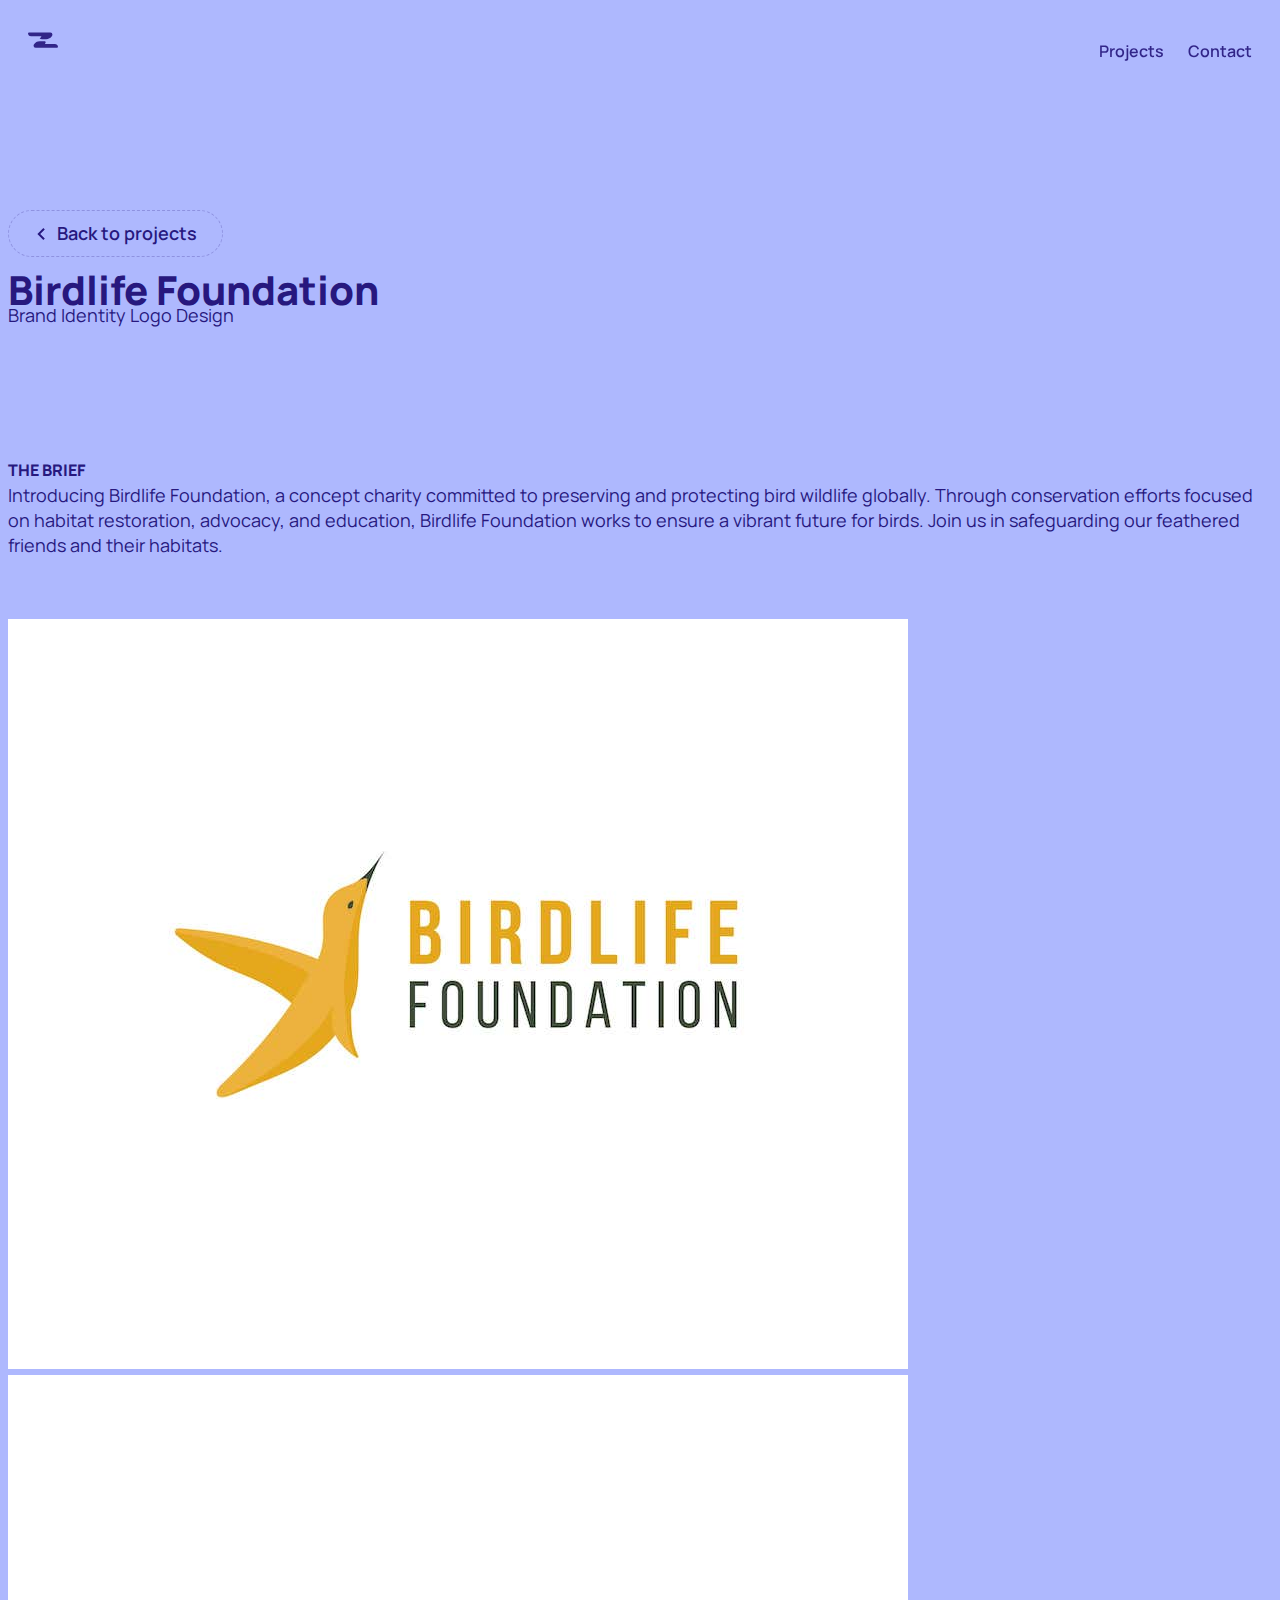
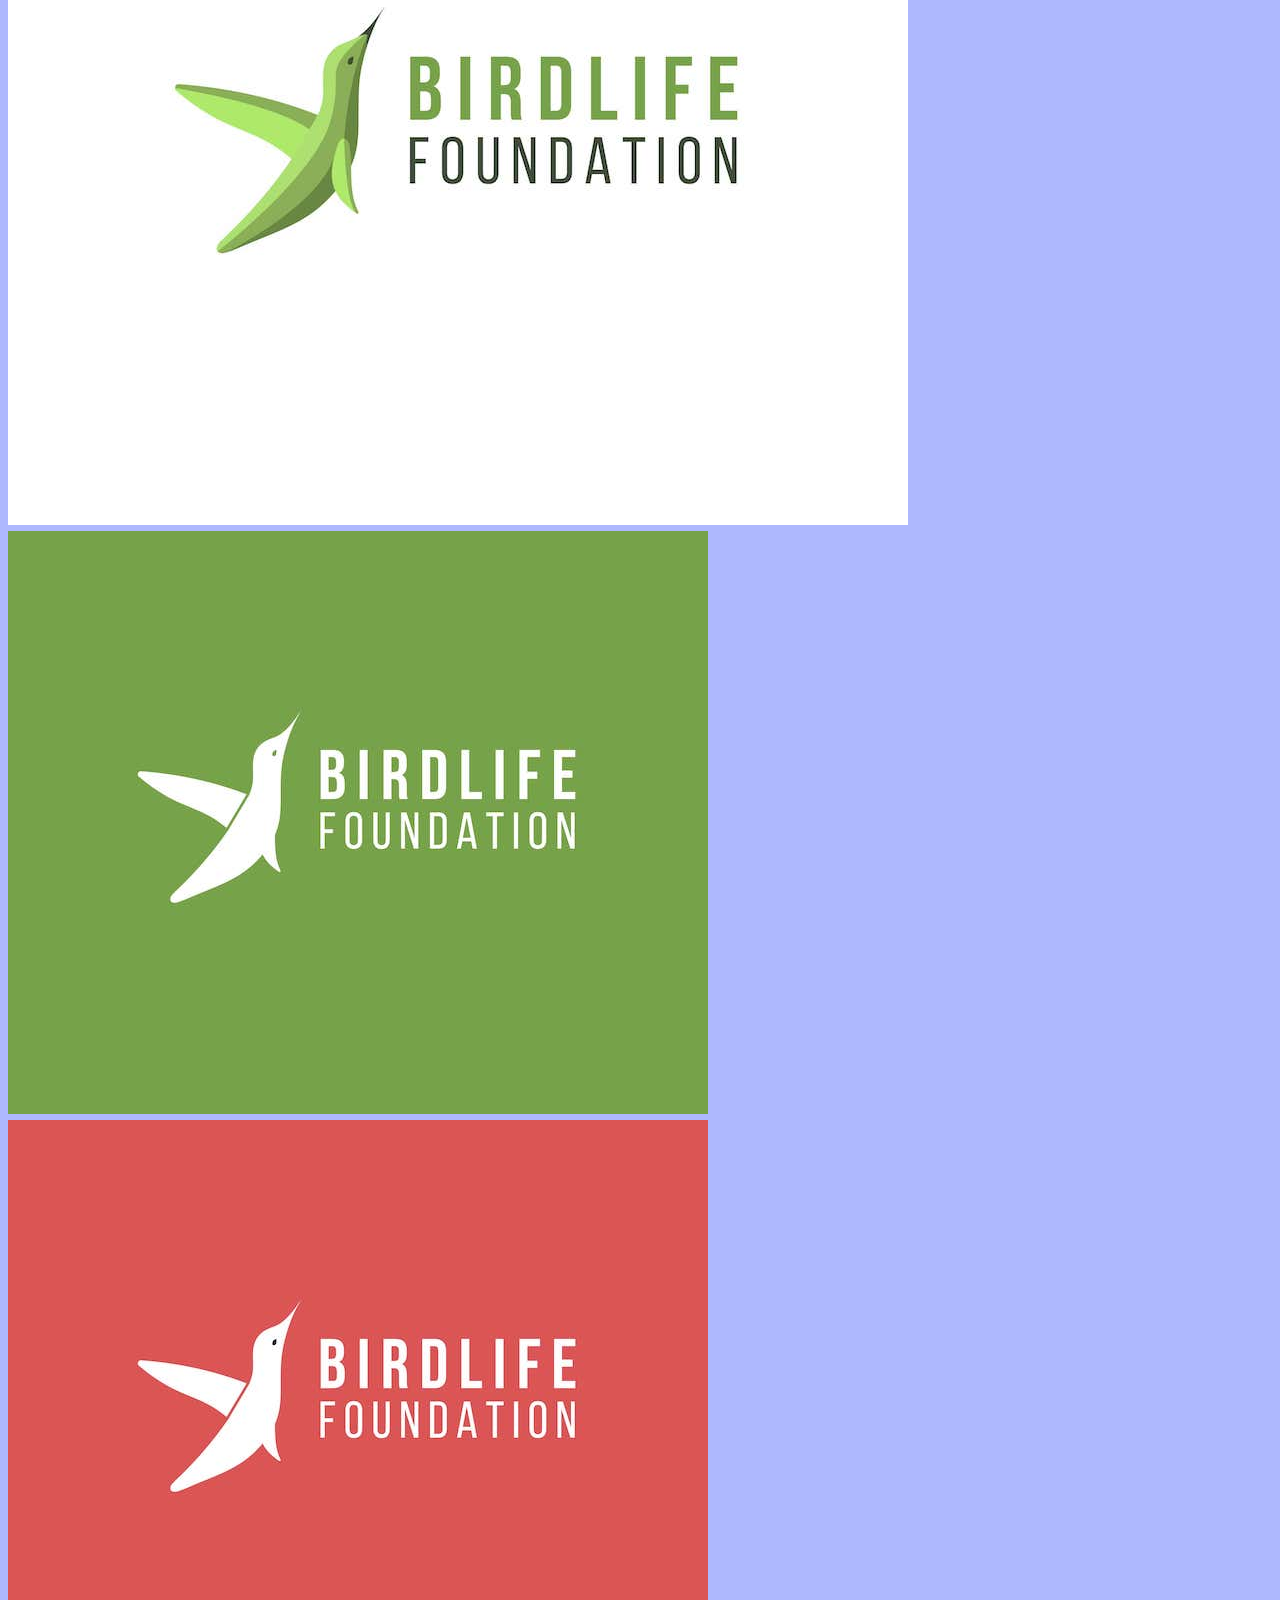
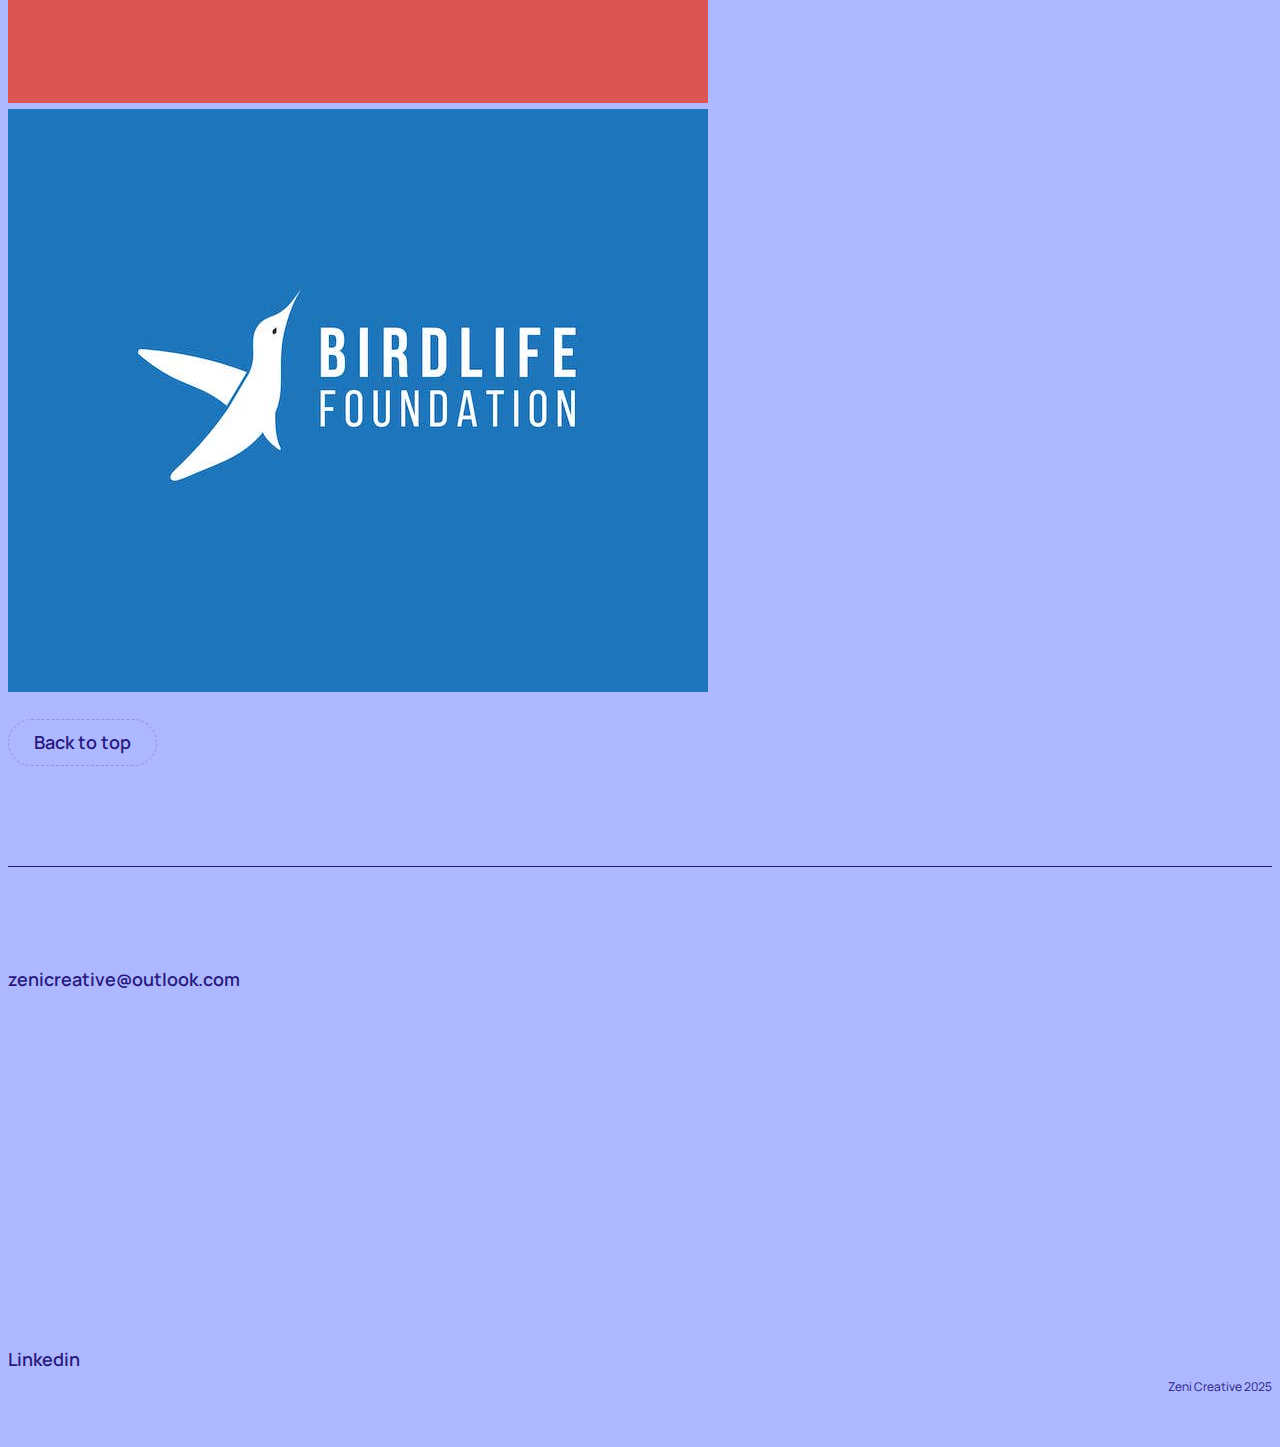
<file: projects/birdlife-foundation.html>
<!DOCTYPE html>
<html lang="en">
<meta charset="UTF-8">
<title>Birdlife Foundation | Zenidesigns</title>
<meta name="viewport" content="width=device-width,initial-scale=1">
<meta name="robots" content="noindex, nofollow">
<link rel="icon" type="image/x-icon" href="../images/favicon.png">
<link rel="stylesheet" href="https://cdn.jsdelivr.net/npm/bootstrap@5.1.3/dist/css/bootstrap.min.css"
    integrity="sha384-1BmE4kWBq78iYhFldvKuhfTAU6auU8tT94WrHftjDbrCEXSU1oBoqyl2QvZ6jIW3" crossorigin="anonymous">
<link rel="stylesheet" href="../css/style.css">


<body class="full-project">
    <!-- Header -->
    <header>
        <nav>
            <a href="../index.html" class="logo">
                <svg xmlns="http://www.w3.org/2000/svg" width="47.198" height="23.841" viewBox="0 0 47.198 23.841">
                    <g id="logo" transform="translate(-231.19 -242.16)">
                        <path id="Path_12" data-name="Path 12"
                            d="M251.99,248.9c-.5.516-.9.94-.9.943s-.572.6-1.277,1.334.84,1.336,3.429,1.336h6.127a11.529,11.529,0,0,0,5.557-1.319,14.817,14.817,0,0,0,3.122-2.665,4.489,4.489,0,0,0,1.586-3.268,3.293,3.293,0,0,0-3.207-3.1H232.8a1.608,1.608,0,0,0-1.607,1.607.91.91,0,0,0,.007.113,1.227,1.227,0,0,0,.052.308.252.252,0,0,0,.014.056,4.728,4.728,0,0,0,4.6,3.709h15.741C252.315,247.954,252.488,248.378,251.99,248.9Z"
                            fill="#fff" />
                        <path id="Path_13" data-name="Path 13"
                            d="M373.8,414.14v.012a1.609,1.609,0,0,1-1.607,1.608H338.631a3.27,3.27,0,0,1-3.271-3.271,3.809,3.809,0,0,1,1.115-2.47,19.82,19.82,0,0,1,3.243-3.294,6.011,6.011,0,0,1,2.418-.787,18.675,18.675,0,0,1,3.264-.278h6.127c2.592,0,3.782.969,2.641,2.154a3.326,3.326,0,0,0-.588.8h0c-.4.793-.045,1.357.992,1.357h14.549a4.675,4.675,0,0,1,2.53.742h0a4.73,4.73,0,0,1,2.064,2.924A1.536,1.536,0,0,1,373.8,414.14Z"
                            transform="translate(-95.416 -149.759)" fill="#fff" />
                    </g>
                </svg>
            </a>
            <ul>
                <li><a href="../index.html#project-section">Projects</a></li>
                <li><a href="#footer-section">Contact</a></li>
            </ul>
        </nav>
        <div class="container">
            <div class="row">
                <div class="col-xs-12 col-sm-12 col-md-9 col-lg-8">
                    <div class="header-text">
                        <a href="../index.html#project-section" class="back-to-jobs">
                            <?xml version="1.0" ?><svg height="48" viewBox="0 0 48 48" width="48"
                                xmlns="http://www.w3.org/2000/svg">
                                <path class="arrow" d="M14.83 16.42l9.17 9.17 9.17-9.17 2.83 2.83-12 12-12-12z" />
                                <path d="M0-.75h48v48h-48z" fill="none" />
                            </svg>
                            Back to projects
                        </a>
                        <h1>Birdlife Foundation</h1>
                        <p>Brand Identity Logo Design</p>
                    </div>
                </div>
            </div>
        </div>
    </header>
    <!-- Main -->
    <main>
        <section id="about-section">
            <div class="container">
                <div class="row pb-5 mb-4">
                    <div class="col-xs-12 col-sm-12 col-md-4 col-lg-4">
                        <h3>The Brief</h3>
                    </div>
                    <div class="col-xs-12 col-sm-12 col-md-8 col-lg-8">
                        <p>Introducing Birdlife Foundation, a concept charity committed to preserving and protecting bird wildlife
                            globally. Through conservation efforts focused on habitat restoration, advocacy, and education, Birdlife
                            Foundation works to ensure a vibrant future for birds. Join us in safeguarding our feathered friends and
                            their habitats.</p>
                    </div>
                </div>
            </div>
        </section>
        <!-- Projects -->
        <section id="">
            <div class="container">

                <div class="row gx-5">
                    <div class="col-xs-12 col-sm-12 col-md-6 col-lg-6 mb-5">
                        <img src="../images/birdlife-foundation/bird-logo.jpg" class="img-fluid" alt="">
                    </div>
                    <div class="col-xs-12 col-sm-12 col-md-6 col-lg-6 mb-5">
                        <img src="../images/birdlife-foundation/bird-logo2.jpg" class="img-fluid" alt="">
                    </div>
                </div>
                <div class="row gx-5">
                    <div class="col-xs-12 col-sm-12 col-md-4 col-lg-4 mb-5">
                        <img src="../images/birdlife-foundation/bird-logo3.jpg" class="img-fluid" alt="">
                    </div>
                    <div class="col-xs-12 col-sm-12 col-md-4 col-lg-4 mb-5">
                        <img src="../images/birdlife-foundation/bird-logo4.jpg" class="img-fluid" alt="">
                    </div>
                    <div class="col-xs-12 col-sm-12 col-md-4 col-lg-4 mb-5">
                        <img src="../images/birdlife-foundation/bird-logo5.jpg" class="img-fluid" alt="">
                    </div>
                </div>






            </div>
            <div class="container">
                <div class="row">
                    <div class="col-sm-12 text-center">
                        <a href="#" class="back-to-top">Back to top</a>
                    </div>
                </div>
            </div>
        </section>
    </main>

     <!-- Footer -->
     <footer id="footer-section">
        <div class="container">
            <div class="row">
                <div class="col-sm-6">
                    <div class="d-flex">
                        <div class="contact-info align-self-center">
                            <p>Have an idea and keen to know more?</p>
                            <h1>Contact me</h1>
                            <a href="mailto:zenicreative@outlook.com">zenicreative@outlook.com</a>
                        </div>
                    </div>
                </div>
            </div>
            <div class="row footer-bottom">
                <div class="col-sm-6">
                    <div class="socials">
                        <a href="https://www.linkedin.com/in/zenihoxha/" target="_blank">Linkedin</a>
                    </div>
                </div>
                <div class="col-sm-6">
                    <small class="copyright"> Zeni Creative 2025 </small>
                </div>
            </div>
        </div>
    </footer>




    <script src="https://cdnjs.cloudflare.com/ajax/libs/jquery/3.6.0/jquery.min.js"
        integrity="sha512-894YE6QWD5I59HgZOGReFYm4dnWc1Qt5NtvYSaNcOP+u1T9qYdvdihz0PPSiiqn/+/3e7Jo4EaG7TubfWGUrMQ=="
        crossorigin="anonymous" referrerpolicy="no-referrer"></script>
    <script src="https://cdn.jsdelivr.net/npm/bootstrap@5.1.3/dist/js/bootstrap.min.js" crossorigin="anonymous">
    </script>
    <script src="../js/gsap.min.js"></script>
    <script src="../js/ScrollTrigger.min.js"></script>
    <script src="../js/scroll-out.js"></script>
    <script src="../js/main.js"></script>



</body>

</html>
</file>
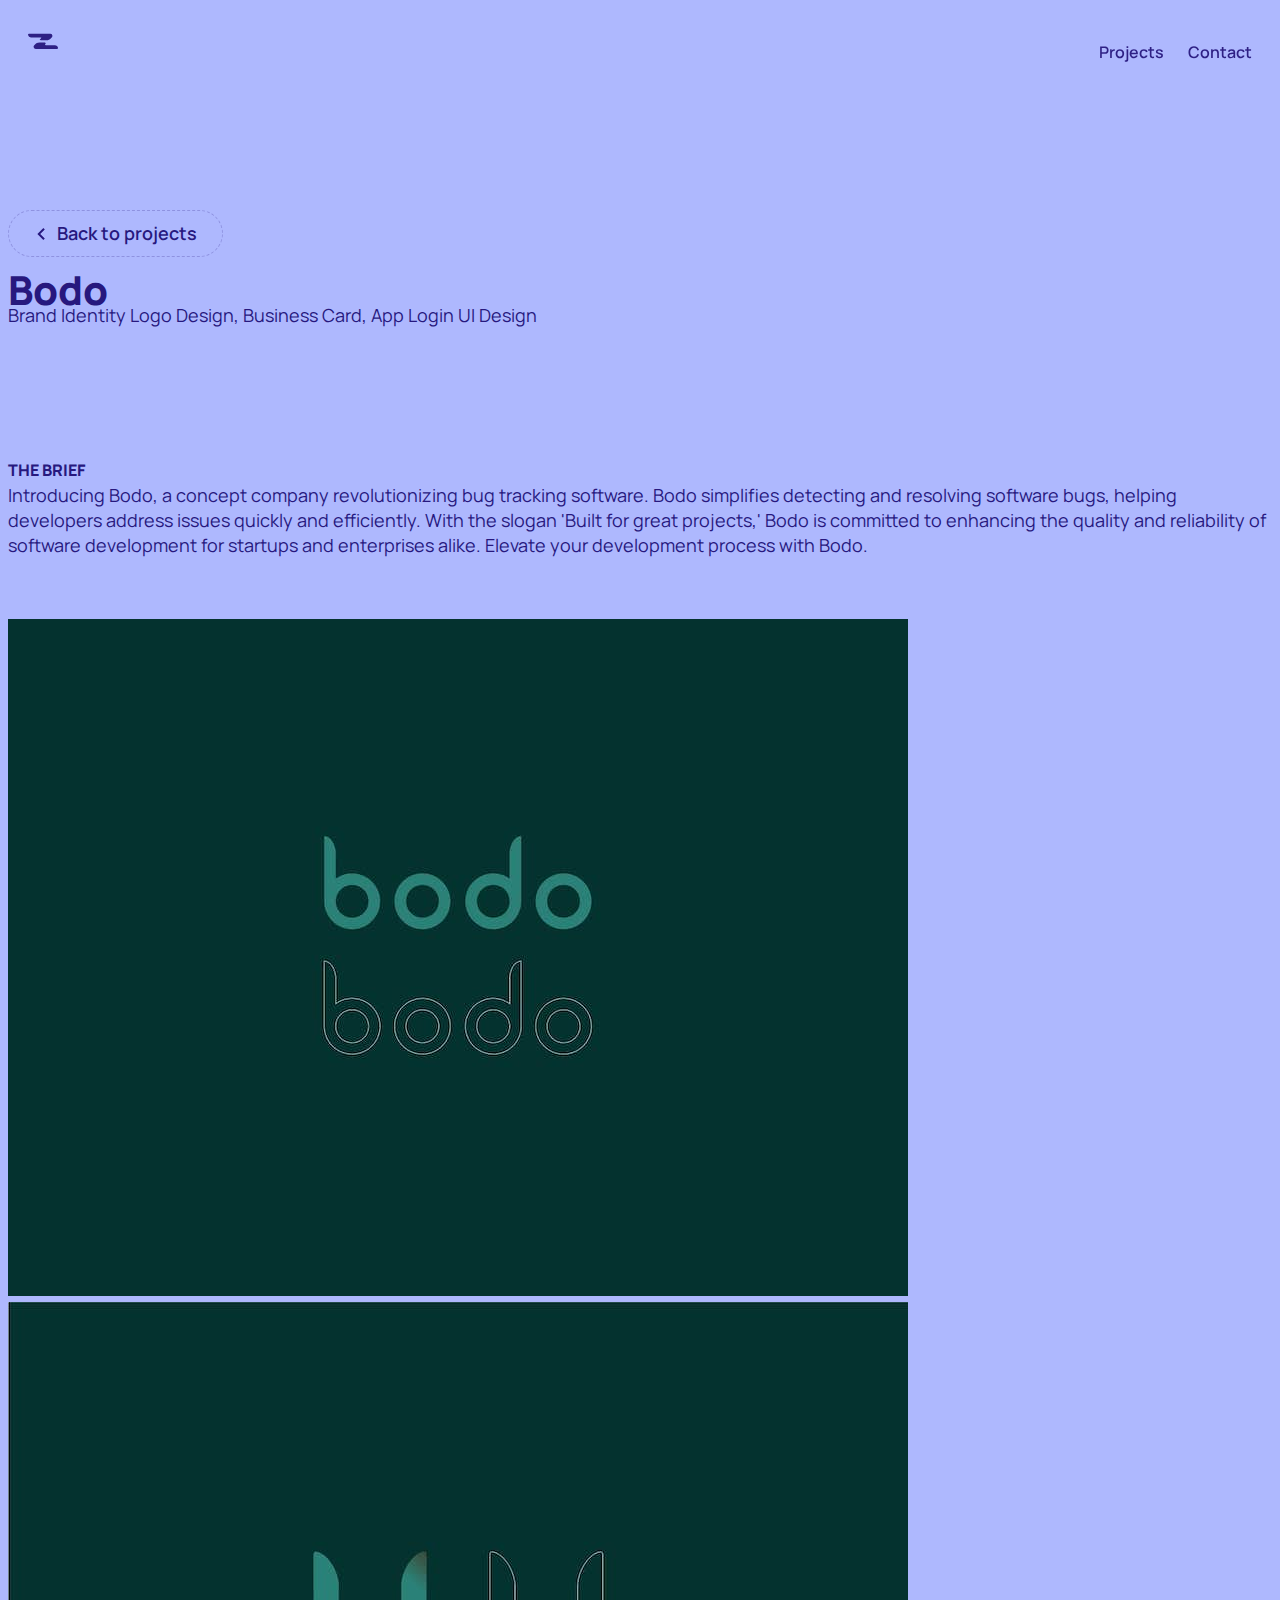
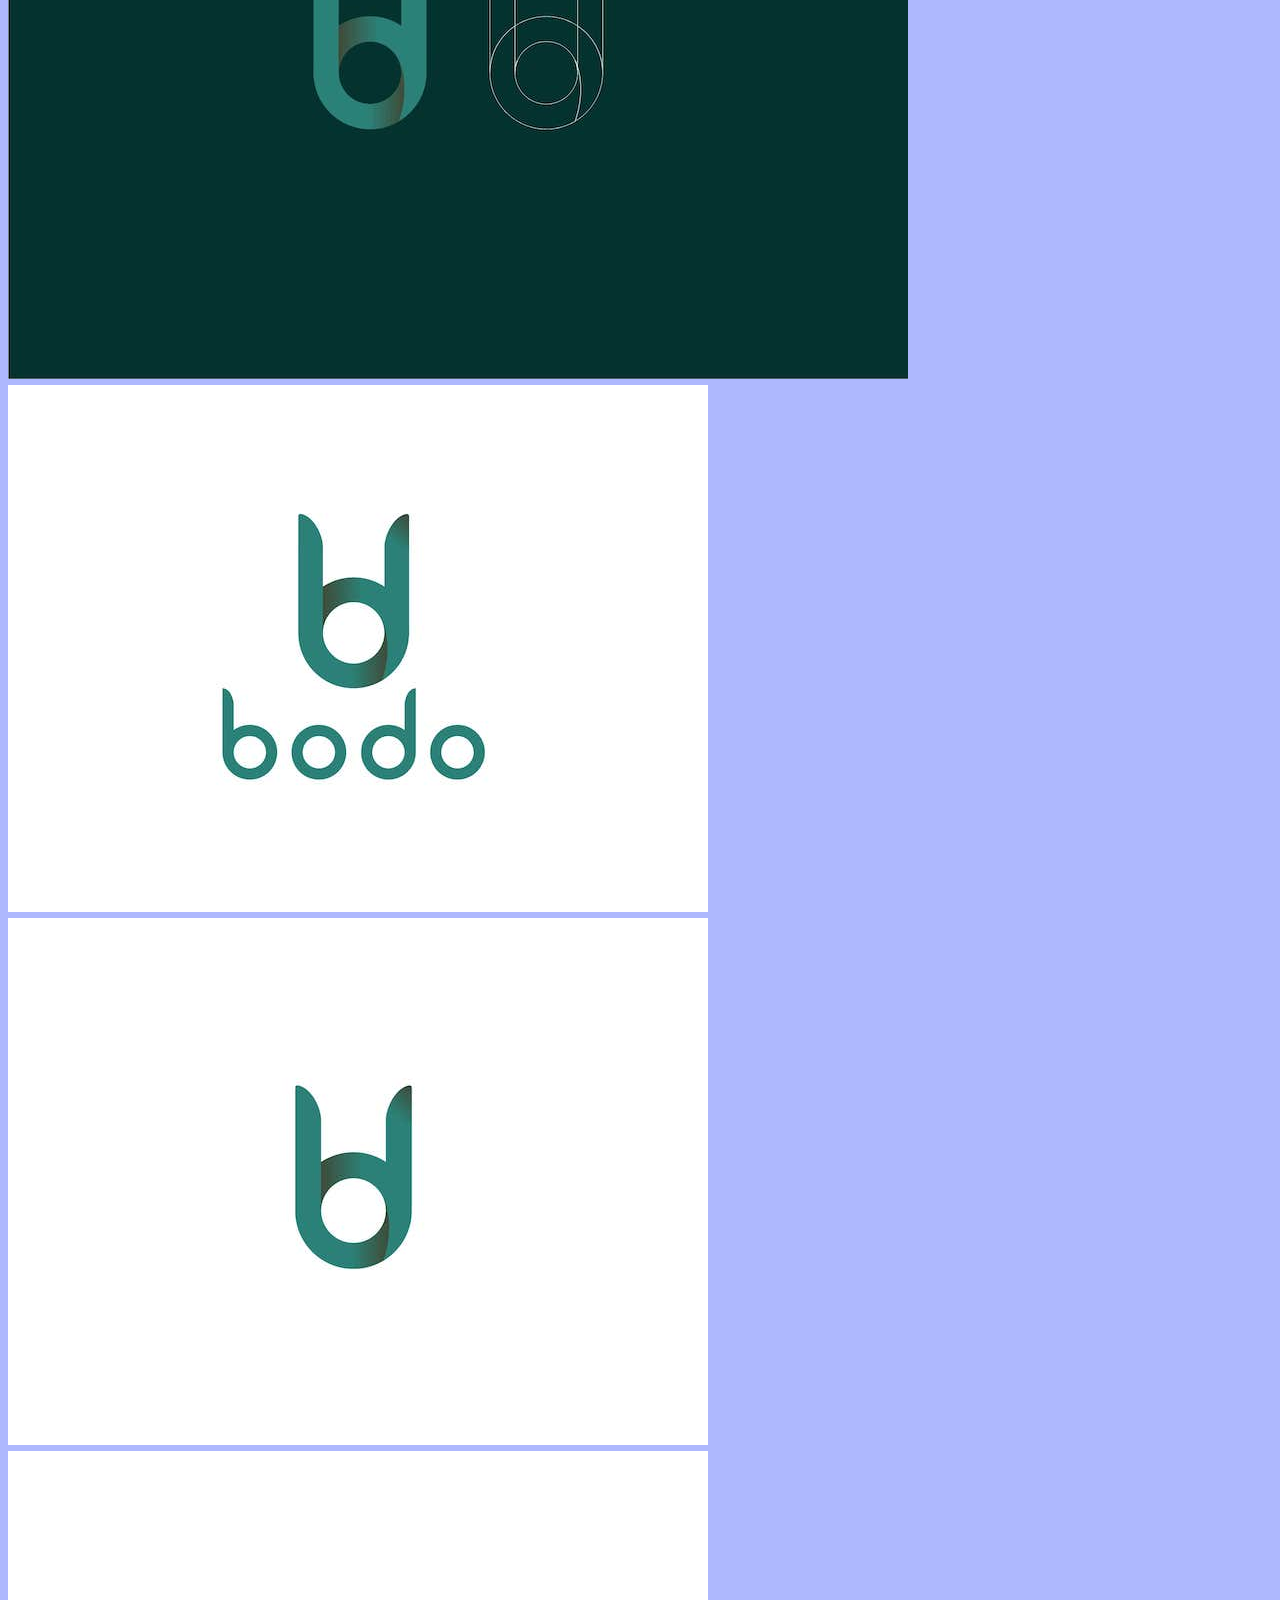
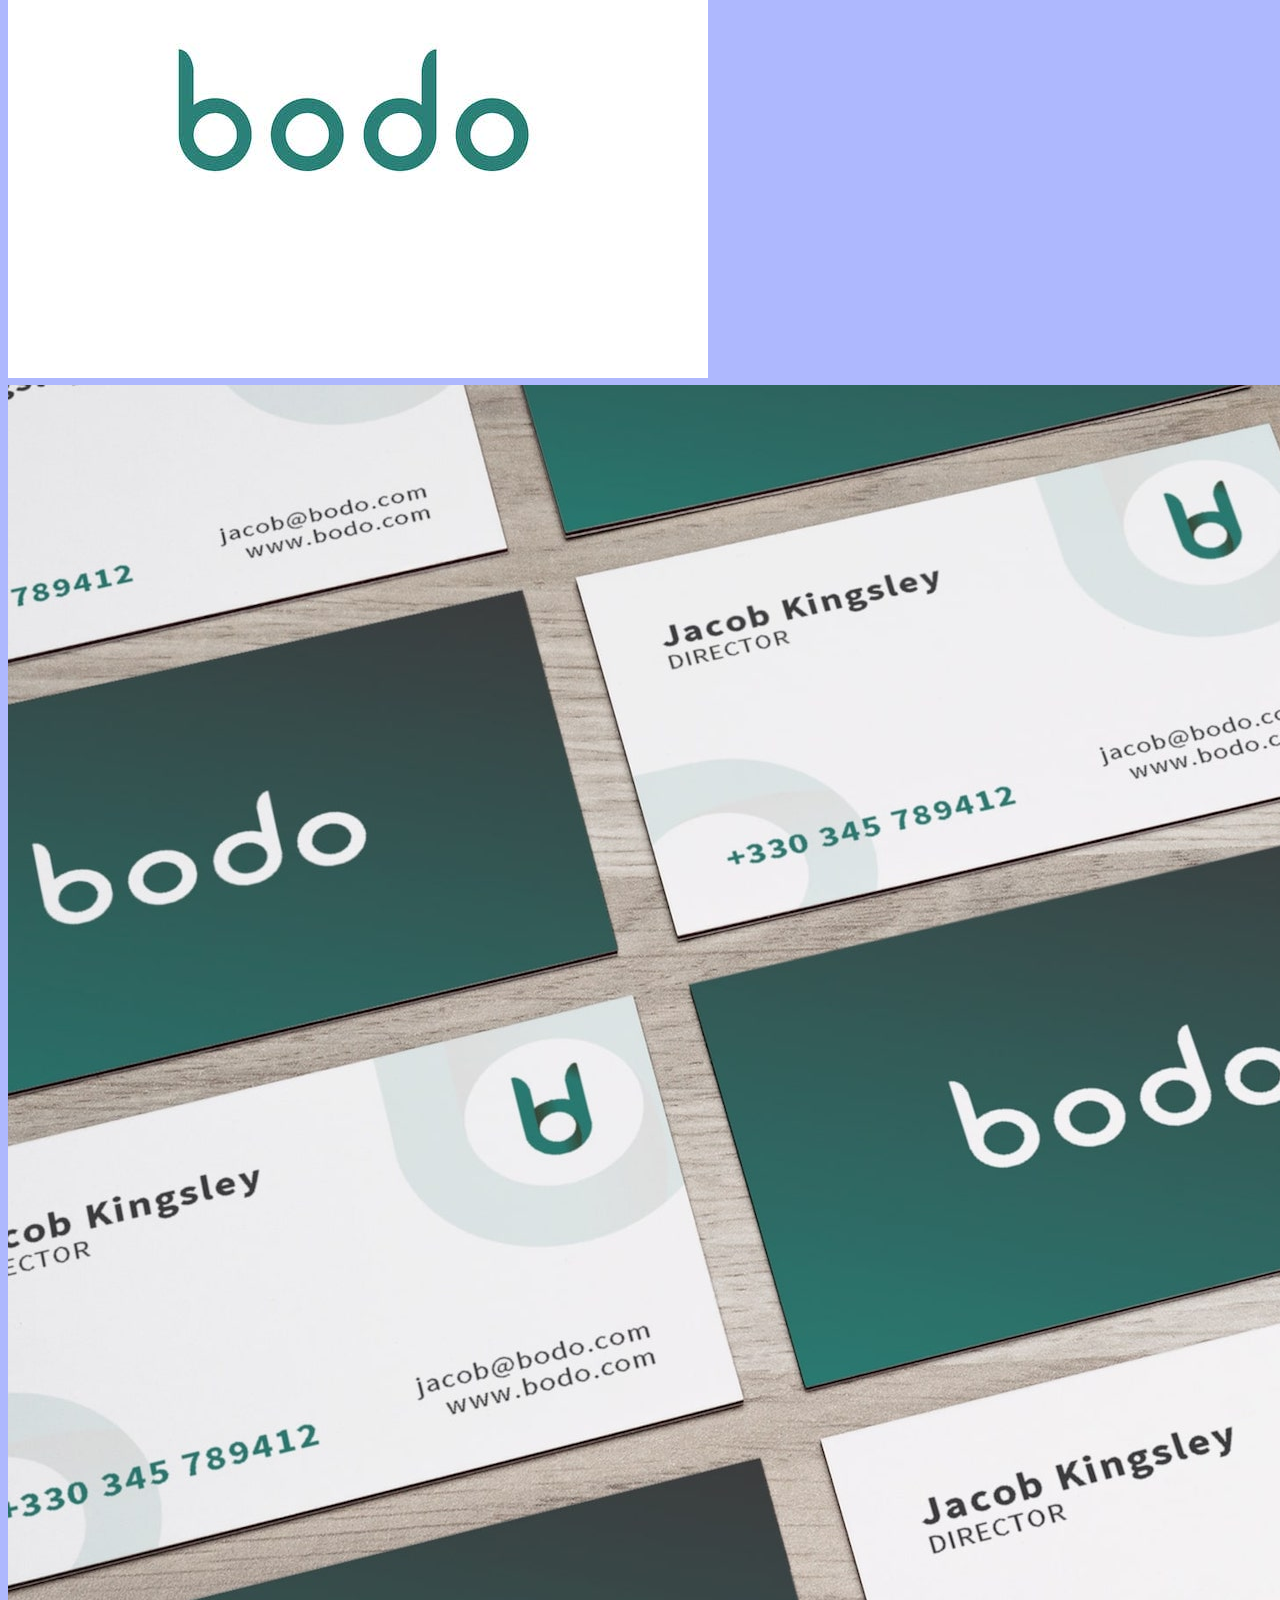
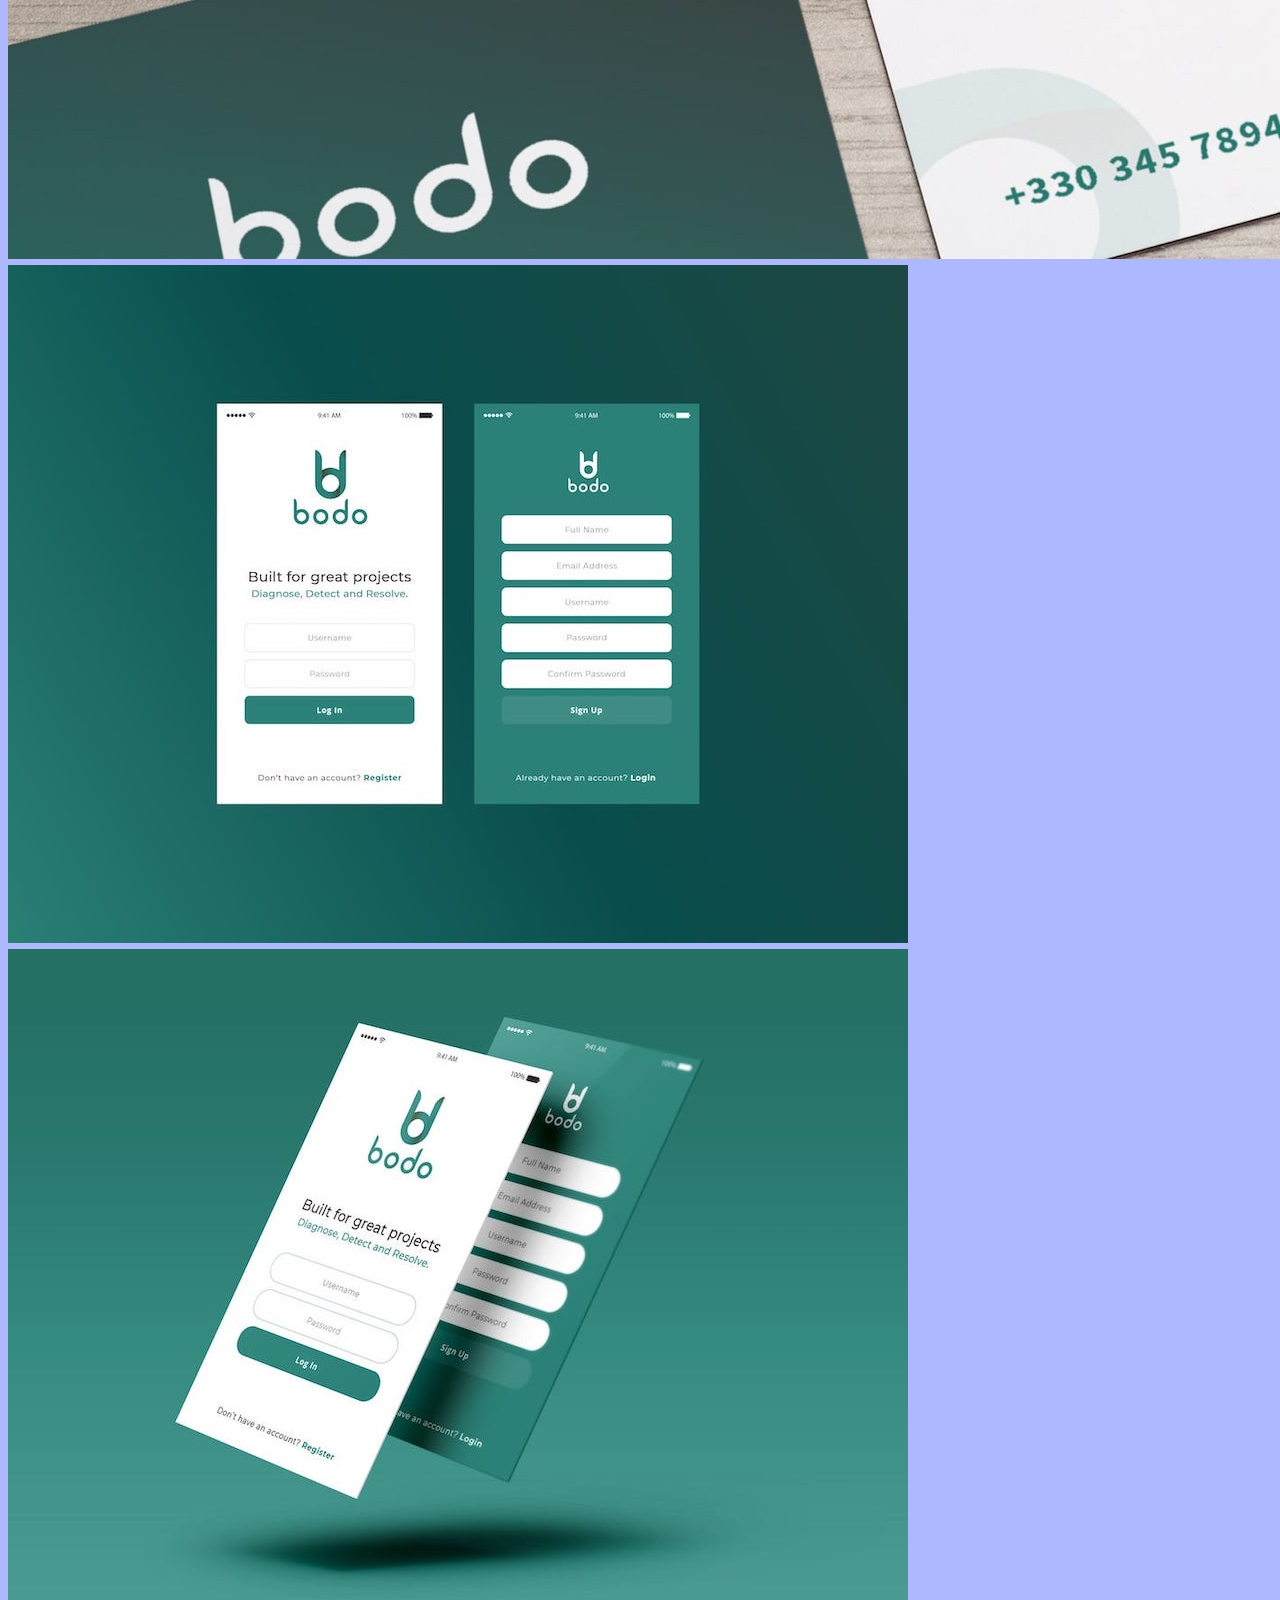
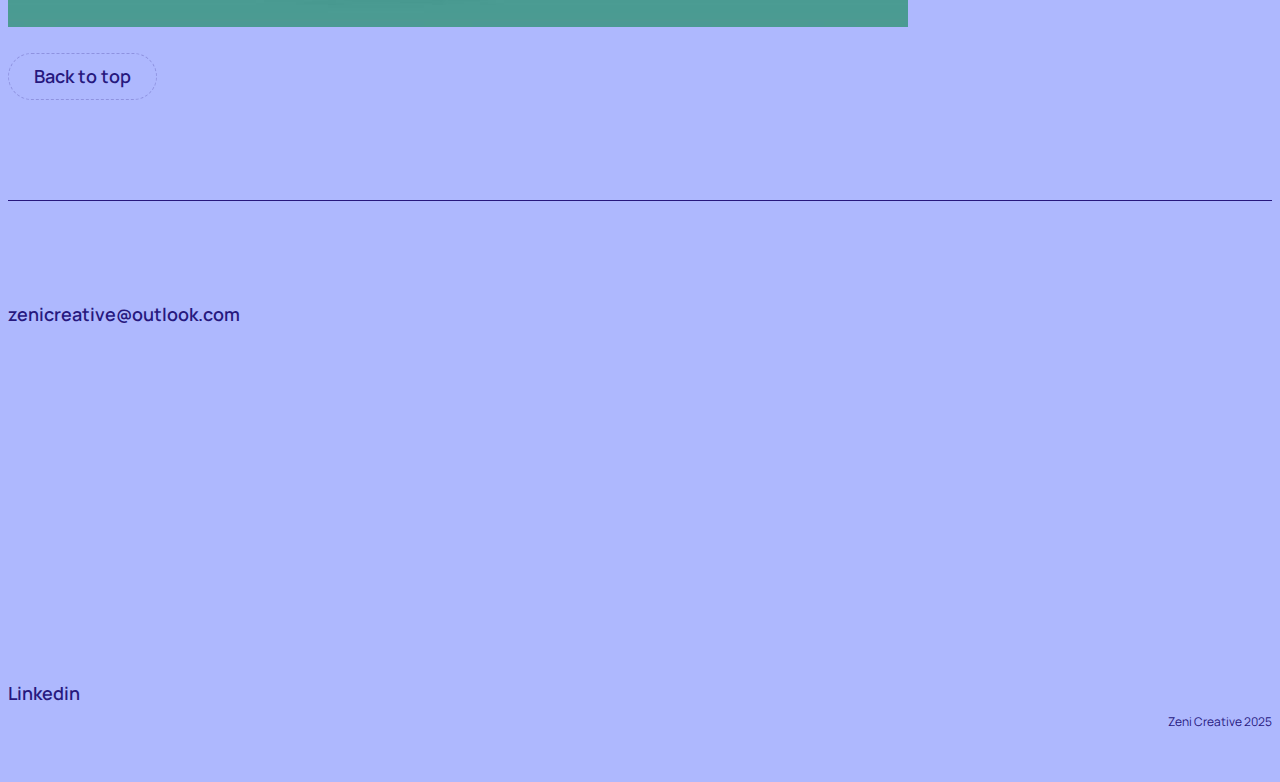
<file: projects/bodo.html>
<!DOCTYPE html>
<html lang="en">
<meta charset="UTF-8">
<title>Bodo | Zenidesigns</title>
<meta name="viewport" content="width=device-width,initial-scale=1">
<meta name="robots" content="noindex, nofollow">
<link rel="icon" type="image/x-icon" href="../images/favicon.png">
<link rel="stylesheet" href="https://cdn.jsdelivr.net/npm/bootstrap@5.1.3/dist/css/bootstrap.min.css"
    integrity="sha384-1BmE4kWBq78iYhFldvKuhfTAU6auU8tT94WrHftjDbrCEXSU1oBoqyl2QvZ6jIW3" crossorigin="anonymous">
<link rel="stylesheet" href="../css/style.css">


<body class="full-project">
    <!-- Header -->
    <header>
        <nav>
            <a href="../index.html" class="logo">
                <svg xmlns="http://www.w3.org/2000/svg" width="47.198" height="23.841" viewBox="0 0 47.198 23.841">
                    <g id="logo" transform="translate(-231.19 -242.16)">
                        <path id="Path_12" data-name="Path 12"
                            d="M251.99,248.9c-.5.516-.9.94-.9.943s-.572.6-1.277,1.334.84,1.336,3.429,1.336h6.127a11.529,11.529,0,0,0,5.557-1.319,14.817,14.817,0,0,0,3.122-2.665,4.489,4.489,0,0,0,1.586-3.268,3.293,3.293,0,0,0-3.207-3.1H232.8a1.608,1.608,0,0,0-1.607,1.607.91.91,0,0,0,.007.113,1.227,1.227,0,0,0,.052.308.252.252,0,0,0,.014.056,4.728,4.728,0,0,0,4.6,3.709h15.741C252.315,247.954,252.488,248.378,251.99,248.9Z"
                            fill="#fff" />
                        <path id="Path_13" data-name="Path 13"
                            d="M373.8,414.14v.012a1.609,1.609,0,0,1-1.607,1.608H338.631a3.27,3.27,0,0,1-3.271-3.271,3.809,3.809,0,0,1,1.115-2.47,19.82,19.82,0,0,1,3.243-3.294,6.011,6.011,0,0,1,2.418-.787,18.675,18.675,0,0,1,3.264-.278h6.127c2.592,0,3.782.969,2.641,2.154a3.326,3.326,0,0,0-.588.8h0c-.4.793-.045,1.357.992,1.357h14.549a4.675,4.675,0,0,1,2.53.742h0a4.73,4.73,0,0,1,2.064,2.924A1.536,1.536,0,0,1,373.8,414.14Z"
                            transform="translate(-95.416 -149.759)" fill="#fff" />
                    </g>
                </svg>
            </a>
            <ul>
                <li><a href="../index.html#project-section">Projects</a></li>
                <li><a href="#footer-section">Contact</a></li>
            </ul>
        </nav>
        <div class="container">
            <div class="row">
                <div class="col-xs-12 col-sm-12 col-md-9 col-lg-8">
                    <div class="header-text">
                        <a href="../index.html#project-section" class="back-to-jobs">
                            <?xml version="1.0" ?><svg height="48" viewBox="0 0 48 48" width="48"
                                xmlns="http://www.w3.org/2000/svg">
                                <path class="arrow" d="M14.83 16.42l9.17 9.17 9.17-9.17 2.83 2.83-12 12-12-12z" />
                                <path d="M0-.75h48v48h-48z" fill="none" />
                            </svg>
                            Back to projects
                        </a>
                        <h1>Bodo</h1>
                        <p>Brand Identity Logo Design, Business Card, App Login UI Design</p>
                    </div>
                </div>
            </div>
        </div>
    </header>
    <!-- Main -->
    <main>
        <section id="about-section">
            <div class="container">
                <div class="row pb-5 mb-4">
                    <div class="col-xs-12 col-sm-12 col-md-4 col-lg-4">
                        <h3>The Brief</h3>
                    </div>
                    <div class="col-xs-12 col-sm-12 col-md-8 col-lg-8">
                        <p>Introducing Bodo, a concept company revolutionizing bug tracking software. Bodo simplifies detecting
                            and resolving software bugs, helping developers address issues quickly and efficiently. With the slogan
                            'Built for great projects,' Bodo is committed to enhancing the quality and reliability of software
                            development for startups and enterprises alike. Elevate your development process with Bodo. </p>
                    </div>
                </div>
            </div>
        </section>
        <!-- Projects -->
        <section id="">
            <div class="container">

                <div class="row gx-5">
                    <div class="col-xs-12 col-sm-12 col-md-6 col-lg-6 mb-5">
                        <img src="../images/bodo/bodo-logo4.jpg" class="img-fluid" alt="">
                    </div>
                    <div class="col-xs-12 col-sm-12 col-md-6 col-lg-6 mb-5">
                        <img src="../images/bodo/bodo-logo5.jpg" class="img-fluid" alt="">
                    </div>
                </div>
                <div class="row gx-5">
                    <div class="col-xs-12 col-sm-12 col-md-4 col-lg-4 mb-5">
                        <img src="../images/bodo/bodo-logo1.jpg" class="img-fluid" alt="">
                    </div>
                    <div class="col-xs-12 col-sm-12 col-md-4 col-lg-4 mb-5">
                        <img src="../images/bodo/bodo-logo2.jpg" class="img-fluid" alt="">
                    </div>
                    <div class="col-xs-12 col-sm-12 col-md-4 col-lg-4 mb-5">
                        <img src="../images/bodo/bodo-logo3.jpg" class="img-fluid" alt="">
                    </div>
                </div>


                <div class="row gx-5">
                    <div class="col-xs-12 col-sm-12 col-md-12 col-lg-12 mb-5">
                        <img src="../images/bodo/bodo-card.jpg" class="img-fluid" alt="">
                    </div>
                </div>
                <div class="row gx-5">
                    <div class="col-xs-12 col-sm-12 col-md-6 col-lg-6 mb-5">
                        <img src="../images/bodo/bodo-login.jpg" class="img-fluid" alt="">
                    </div>
                    <div class="col-xs-12 col-sm-12 col-md-6 col-lg-6 mb-5">
                        <img src="../images/bodo/bodo-login2.jpg" class="img-fluid" alt="">
                    </div>
                </div>





            </div>
            <div class="container">
                <div class="row">
                    <div class="col-sm-12 text-center">
                        <a href="#" class="back-to-top">Back to top</a>
                    </div>
                </div>
            </div>
        </section>
    </main>

    <!-- Footer -->
    <footer id="footer-section">
        <div class="container">
            <div class="row">
                <div class="col-sm-6">
                    <div class="d-flex">
                        <div class="contact-info align-self-center">
                            <p>Have an idea and keen to know more?</p>
                            <h1>Contact me</h1>
                            <a href="mailto:zenicreative@outlook.com">zenicreative@outlook.com</a>
                        </div>
                    </div>
                </div>
            </div>
            <div class="row footer-bottom">
                <div class="col-sm-6">
                    <div class="socials">
                        <a href="https://www.linkedin.com/in/zenihoxha/" target="_blank">Linkedin</a>
                    </div>
                </div>
                <div class="col-sm-6">
                    <small class="copyright">Zeni Creative 2025 </small>
                </div>
            </div>
        </div>
    </footer>




    <script src="https://cdnjs.cloudflare.com/ajax/libs/jquery/3.6.0/jquery.min.js"
        integrity="sha512-894YE6QWD5I59HgZOGReFYm4dnWc1Qt5NtvYSaNcOP+u1T9qYdvdihz0PPSiiqn/+/3e7Jo4EaG7TubfWGUrMQ=="
        crossorigin="anonymous" referrerpolicy="no-referrer"></script>
    <script src="https://cdn.jsdelivr.net/npm/bootstrap@5.1.3/dist/js/bootstrap.min.js" crossorigin="anonymous">
    </script>
    <script src="../js/gsap.min.js"></script>
    <script src="../js/ScrollTrigger.min.js"></script>
    <script src="../js/scroll-out.js"></script>
    <script src="../js/main.js"></script>



</body>

</html>
</file>
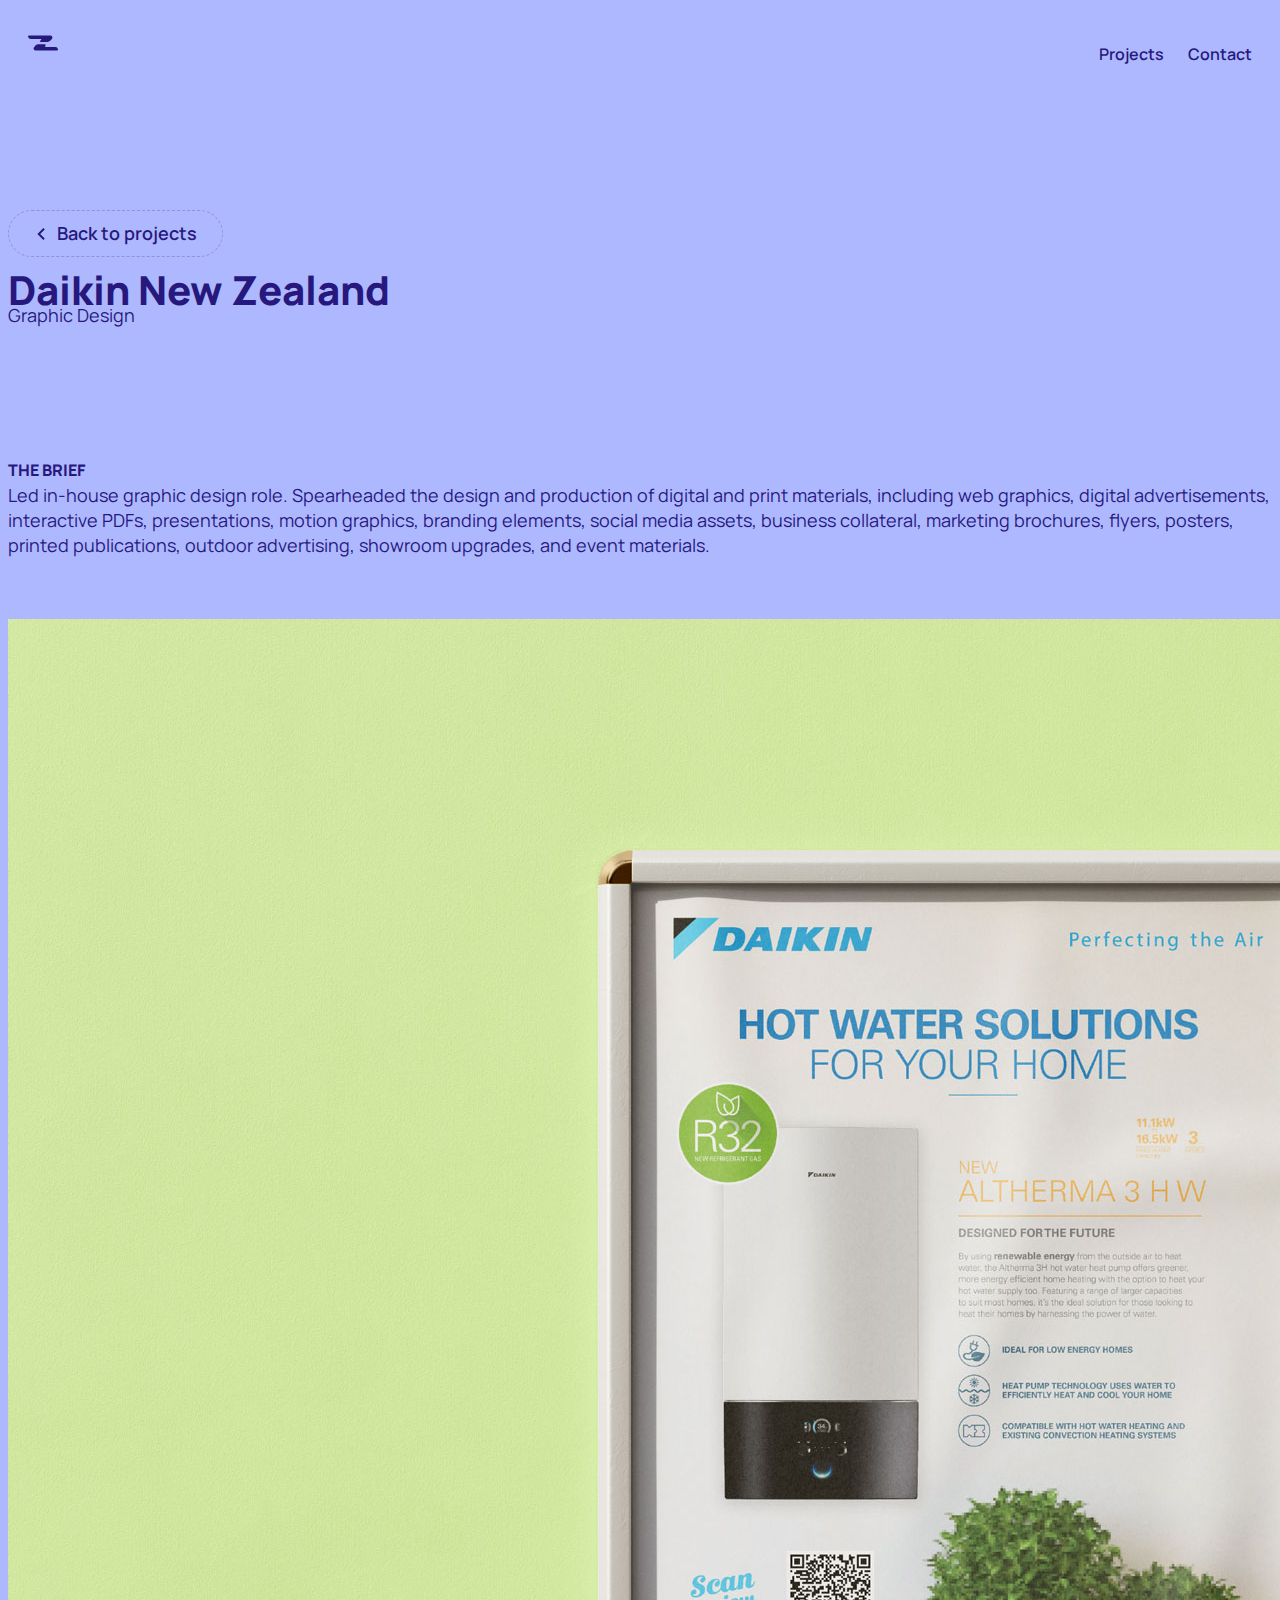
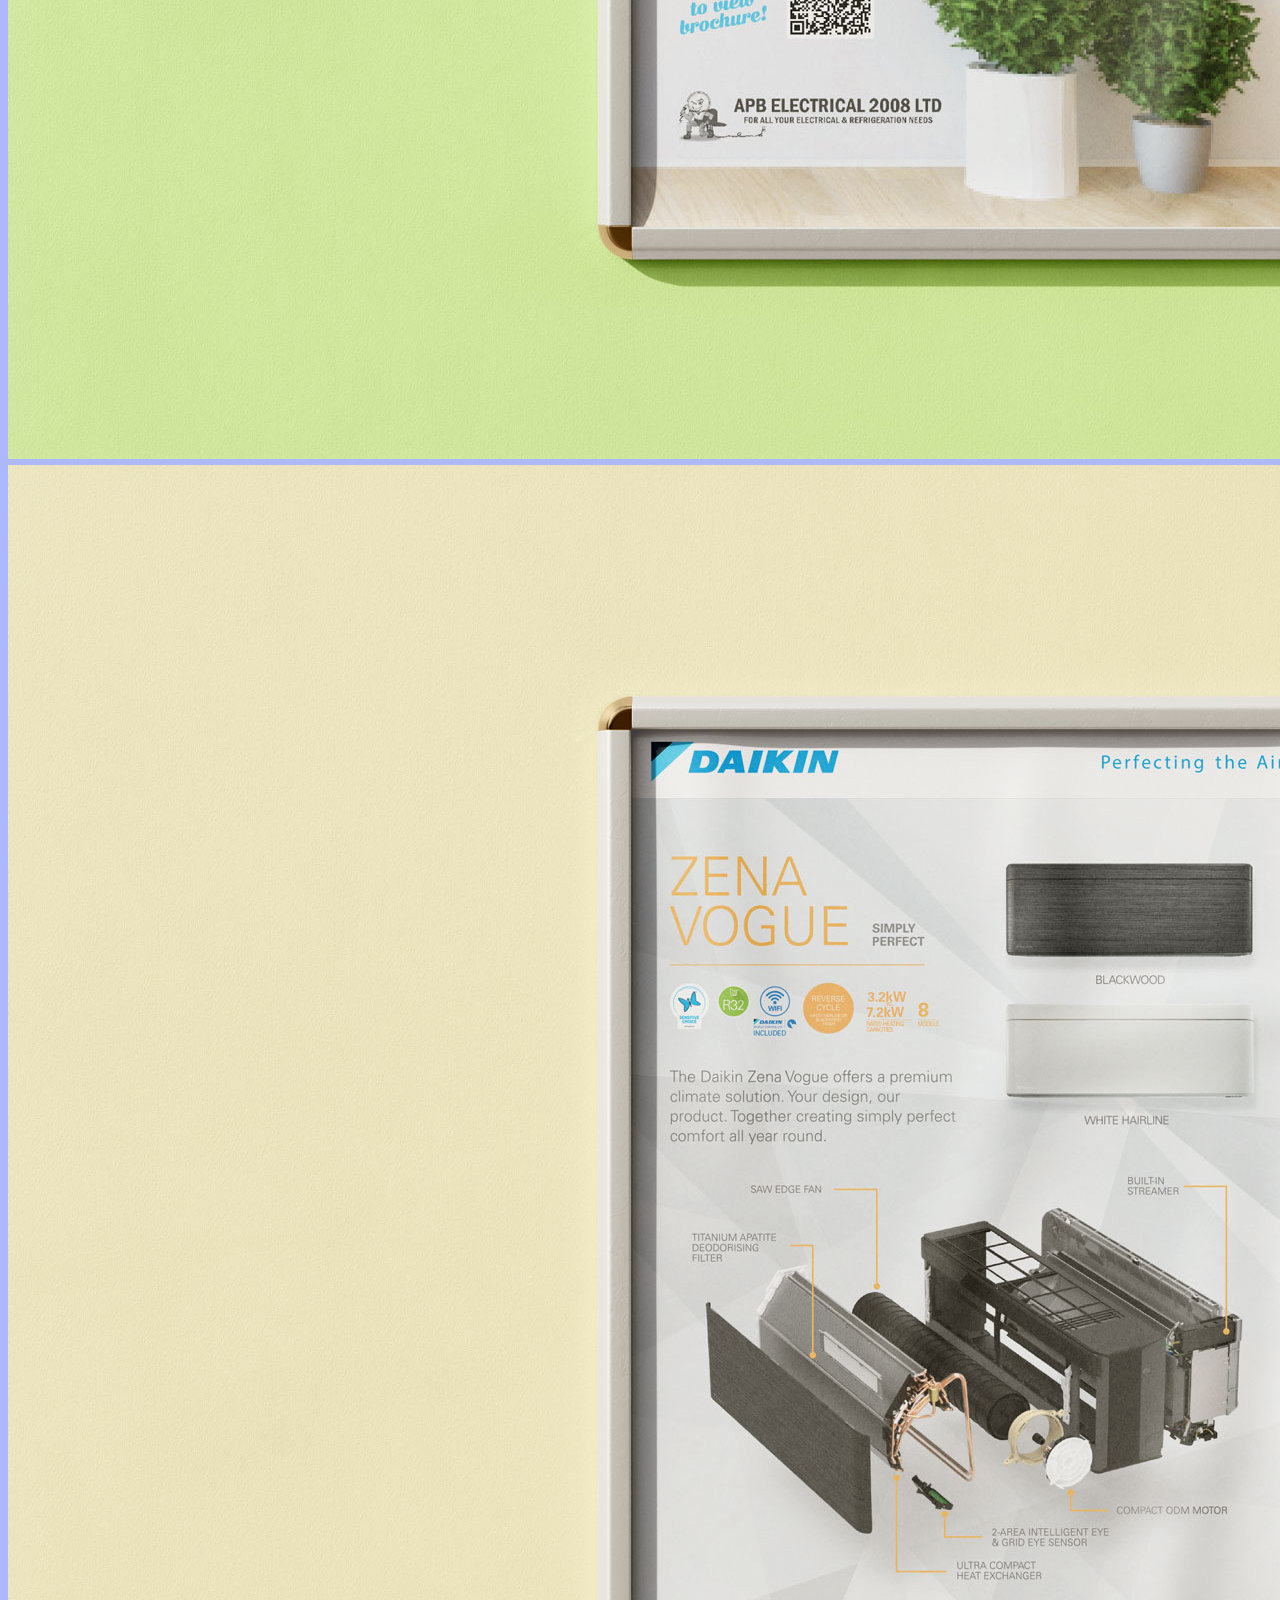
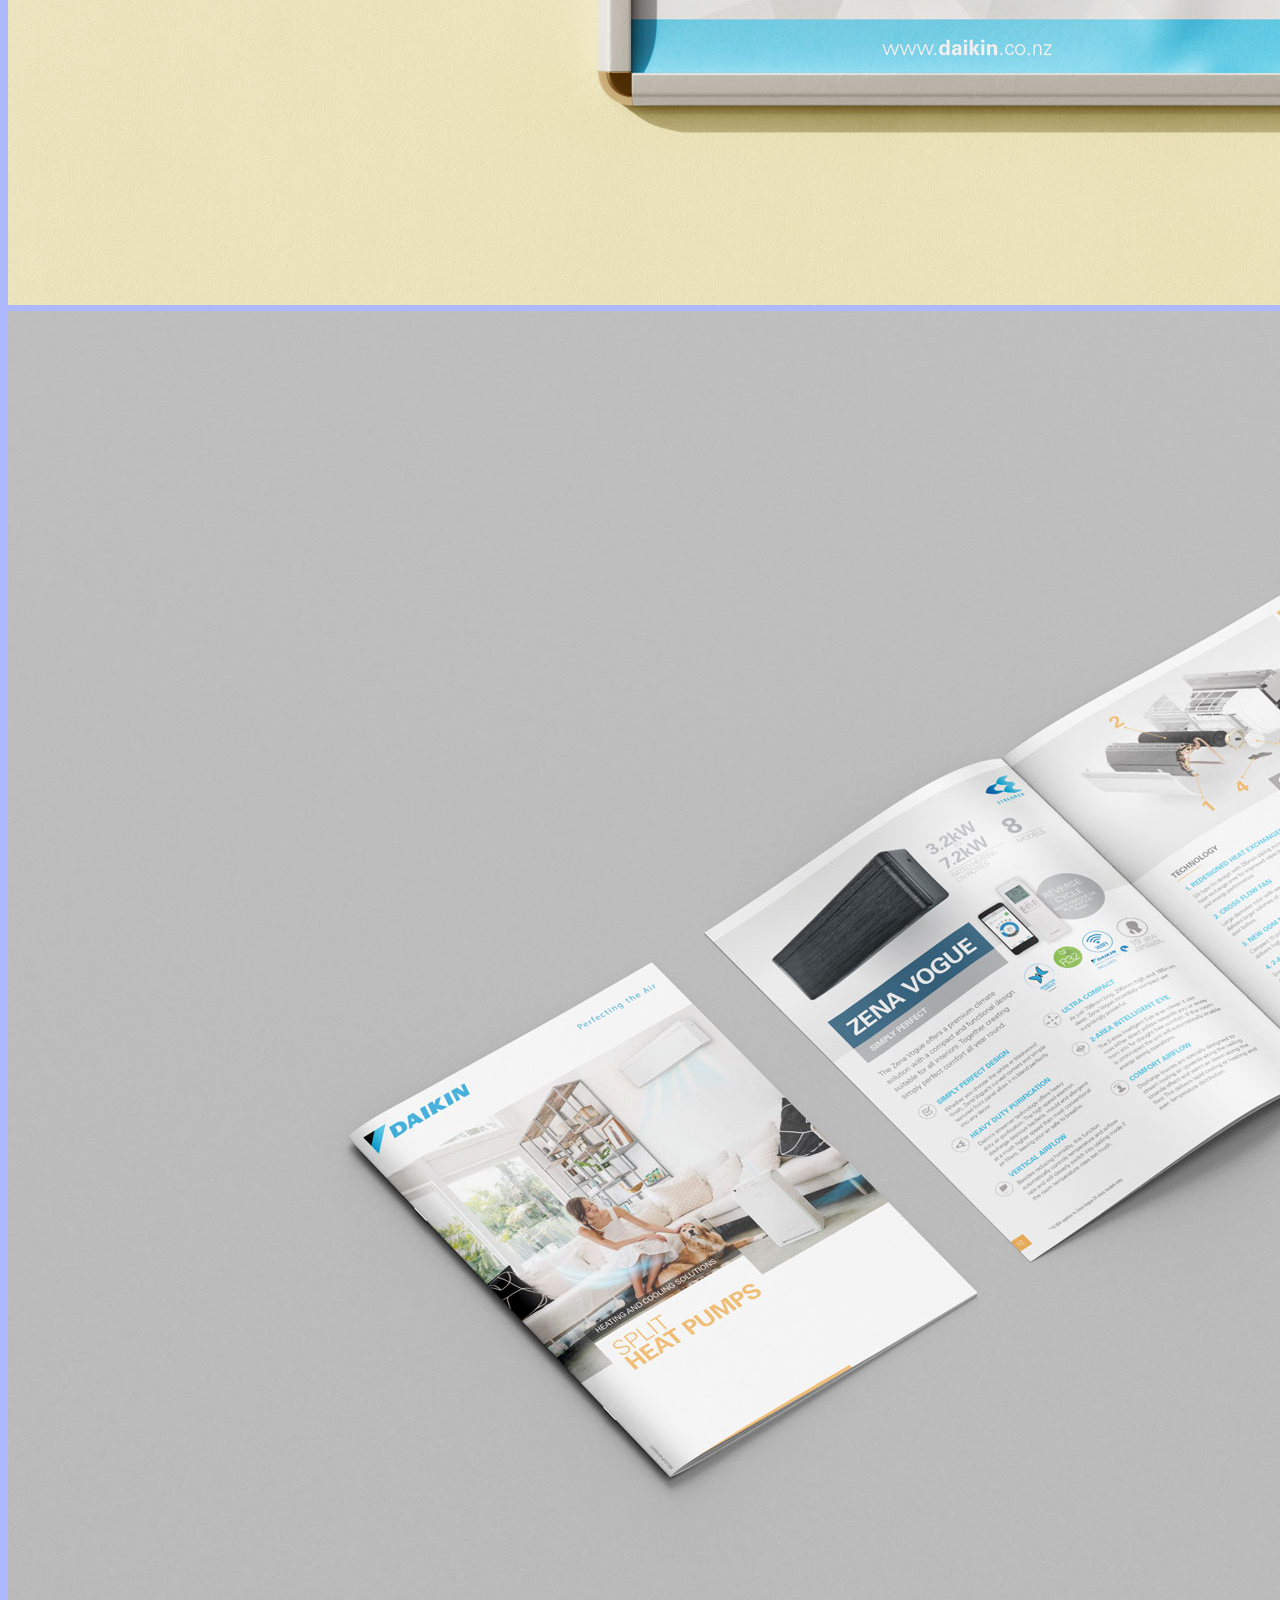
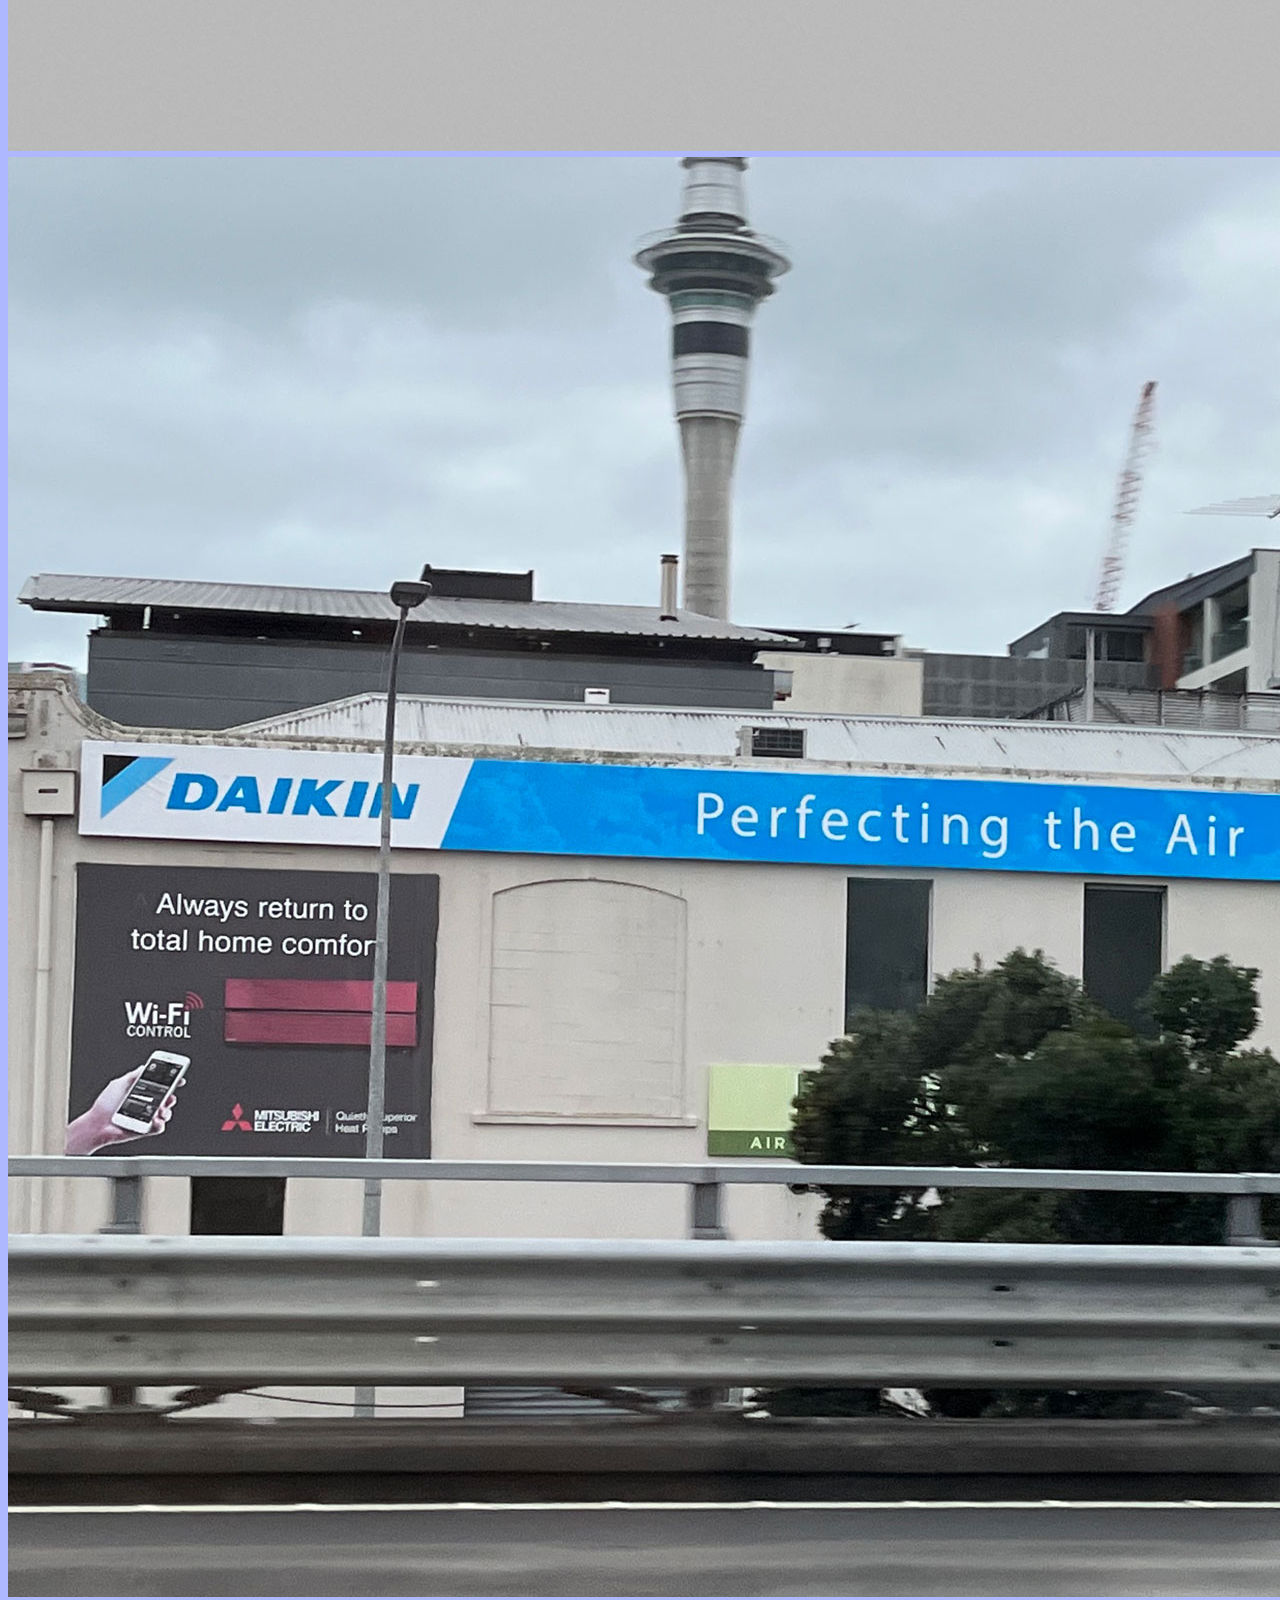
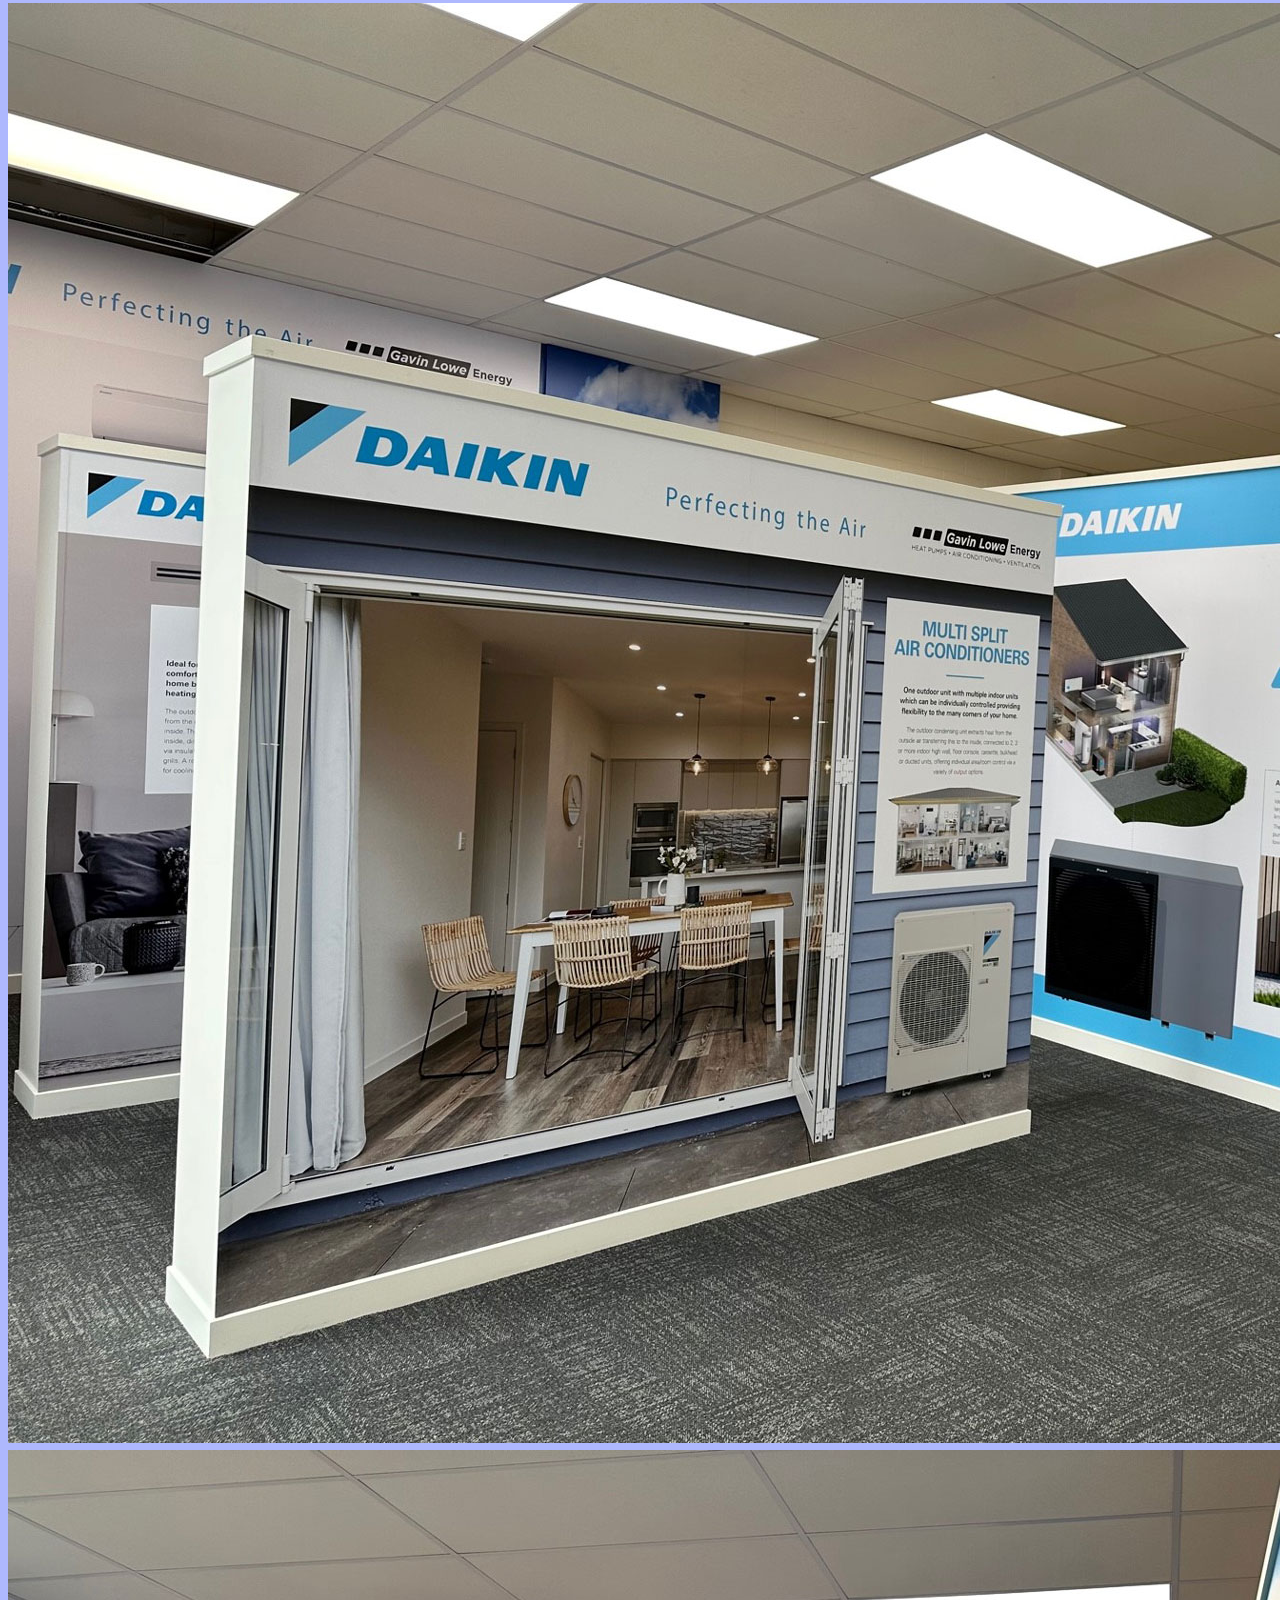
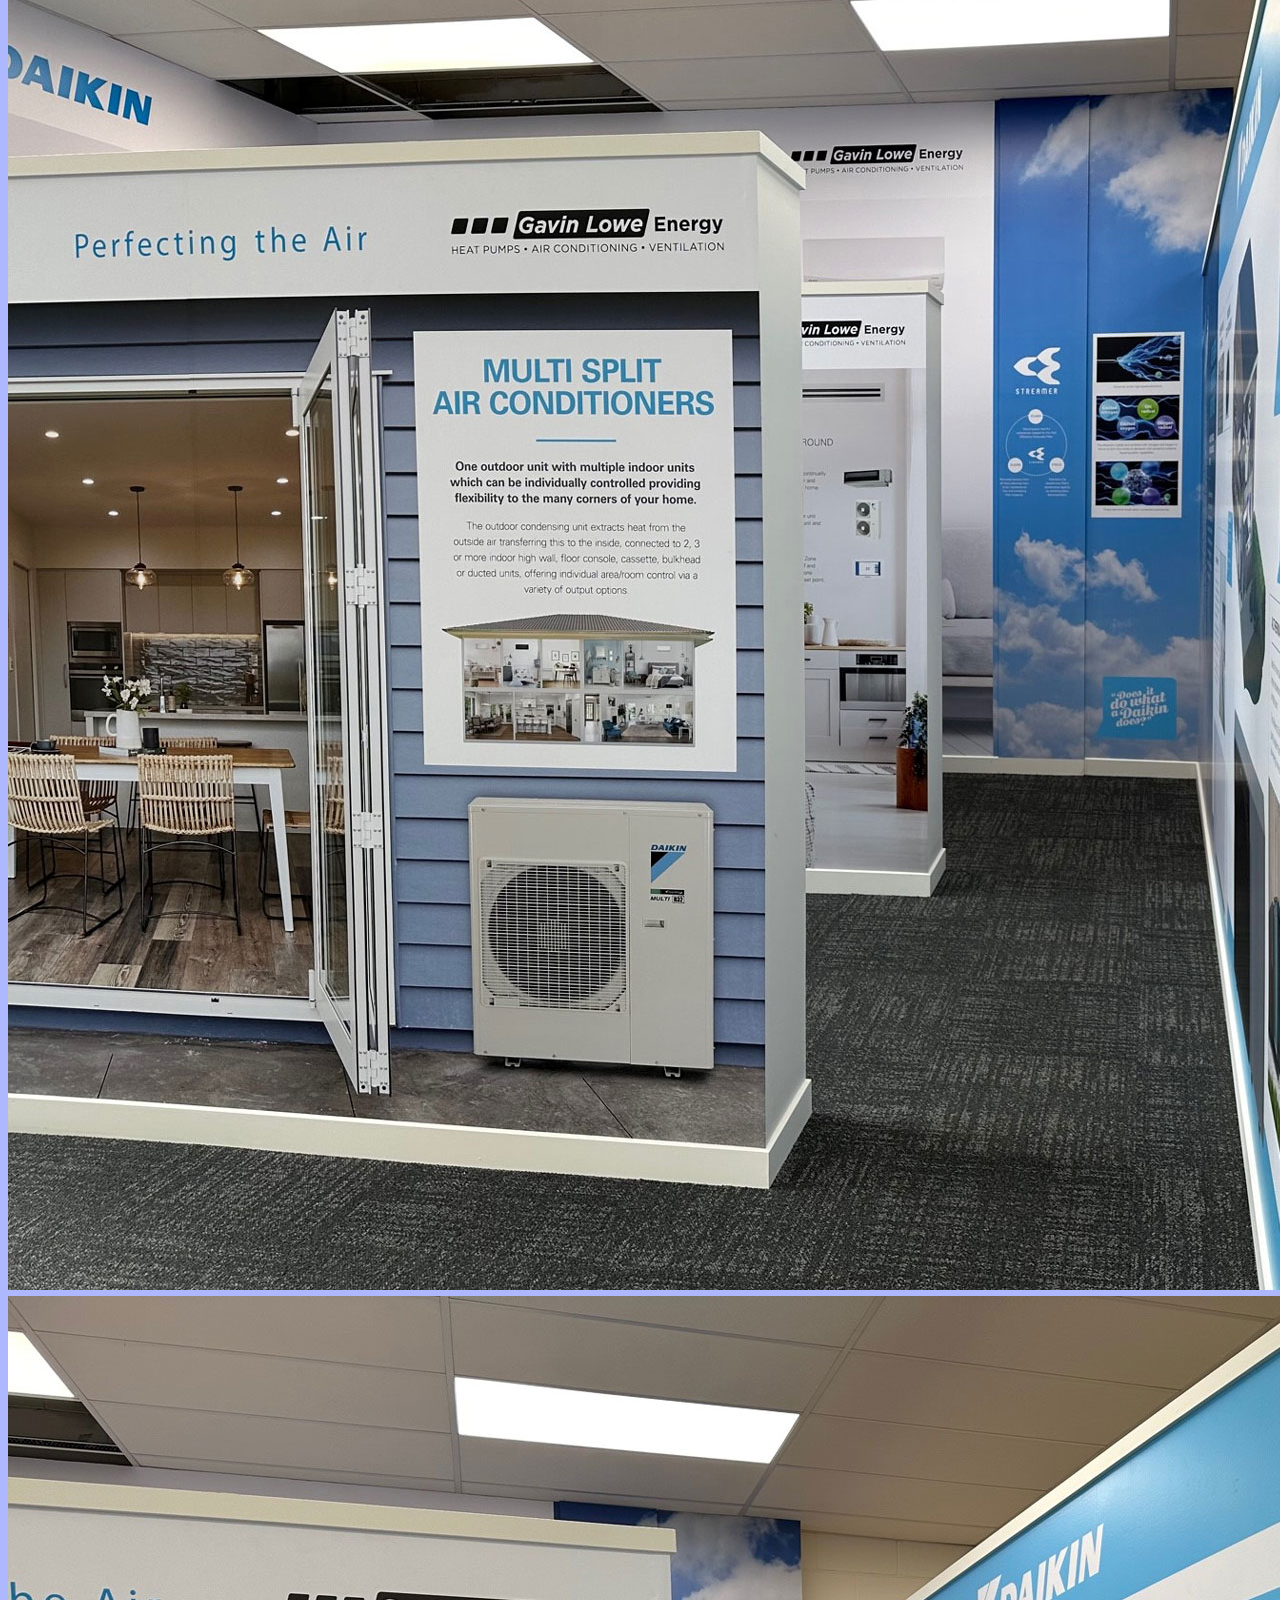
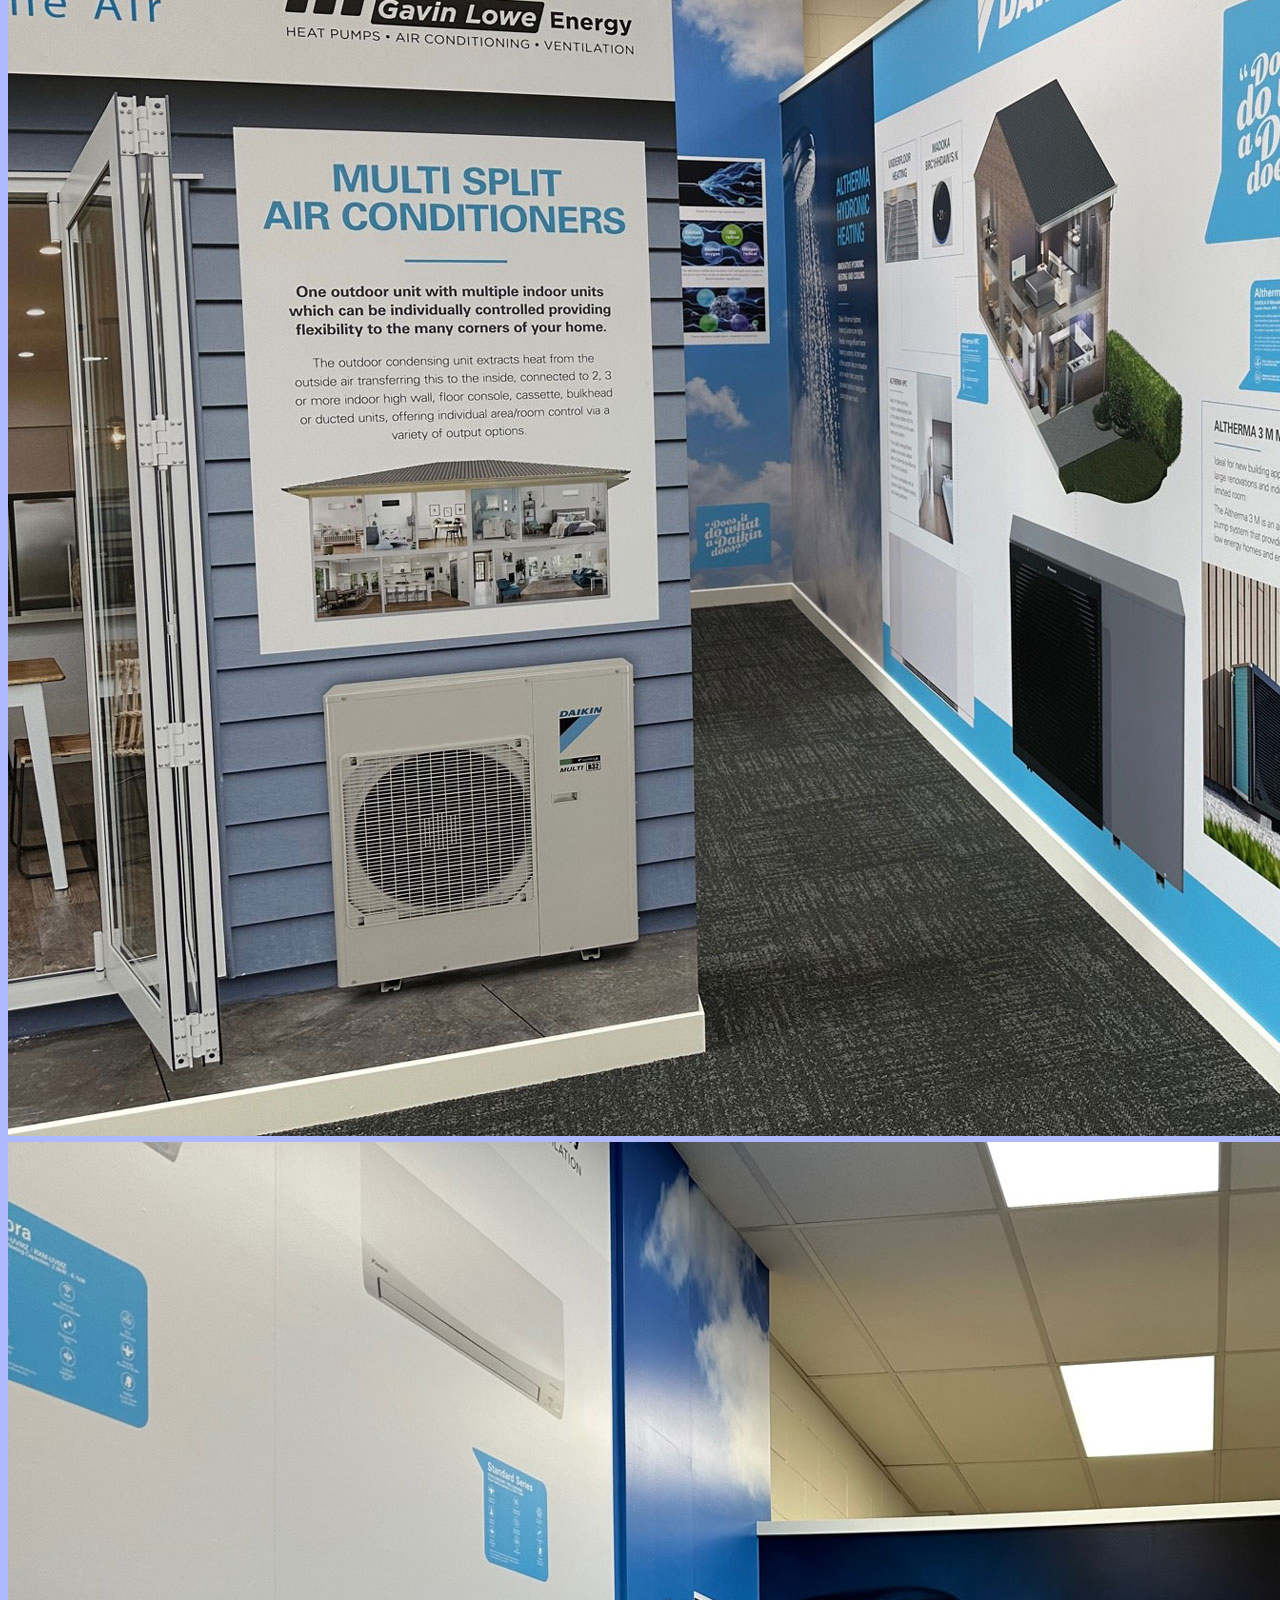
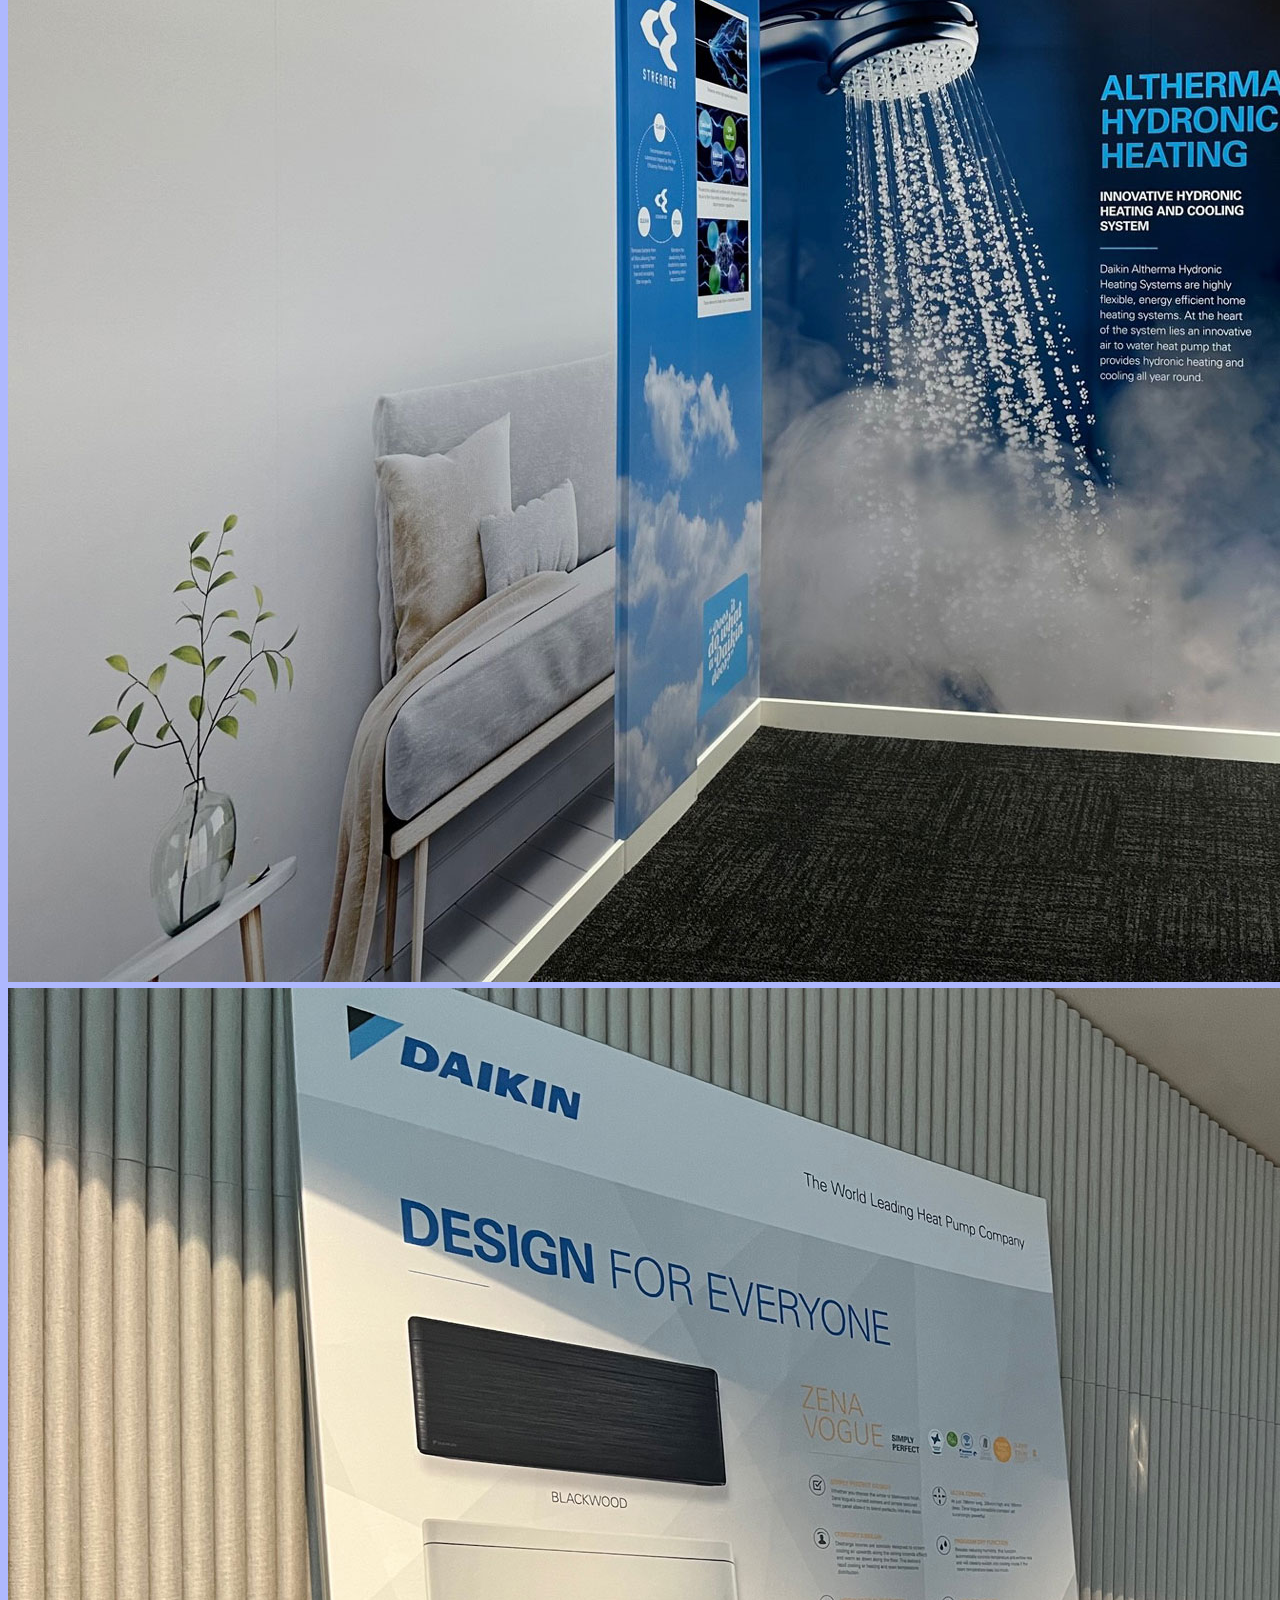
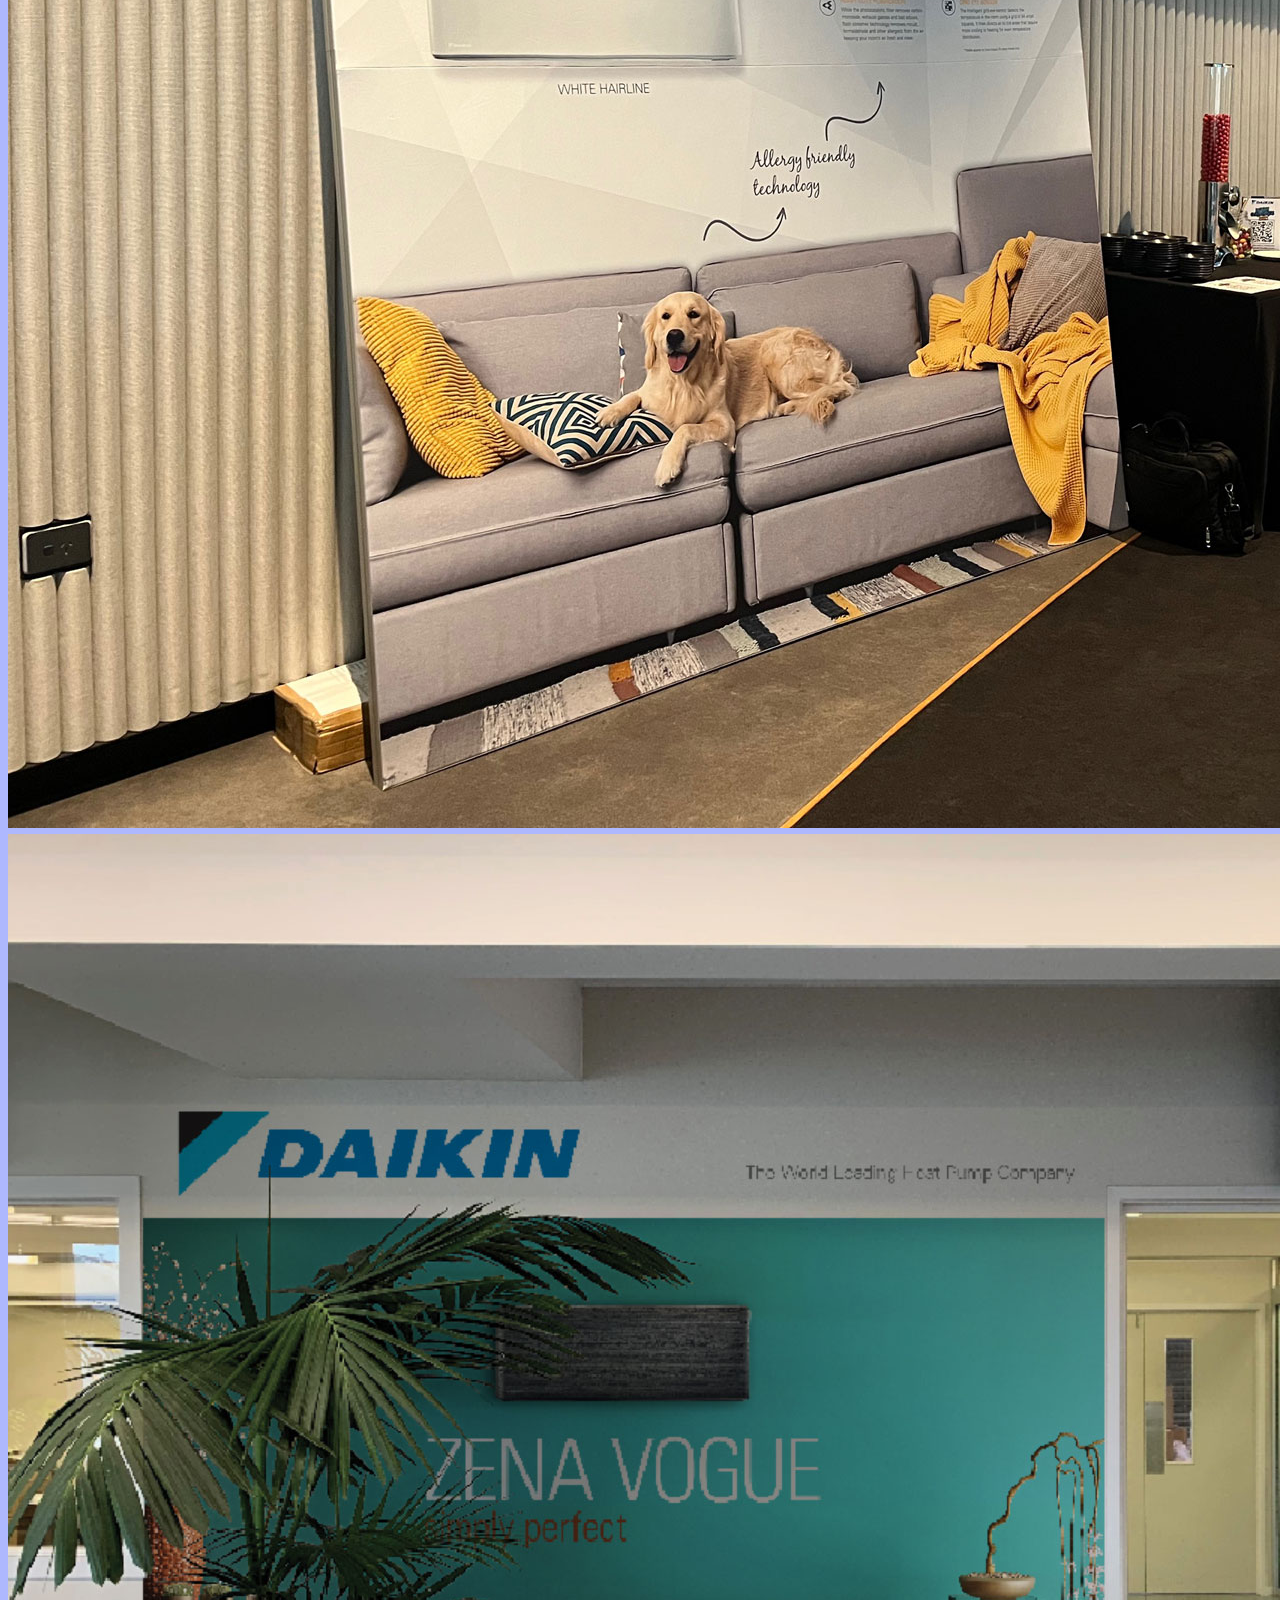
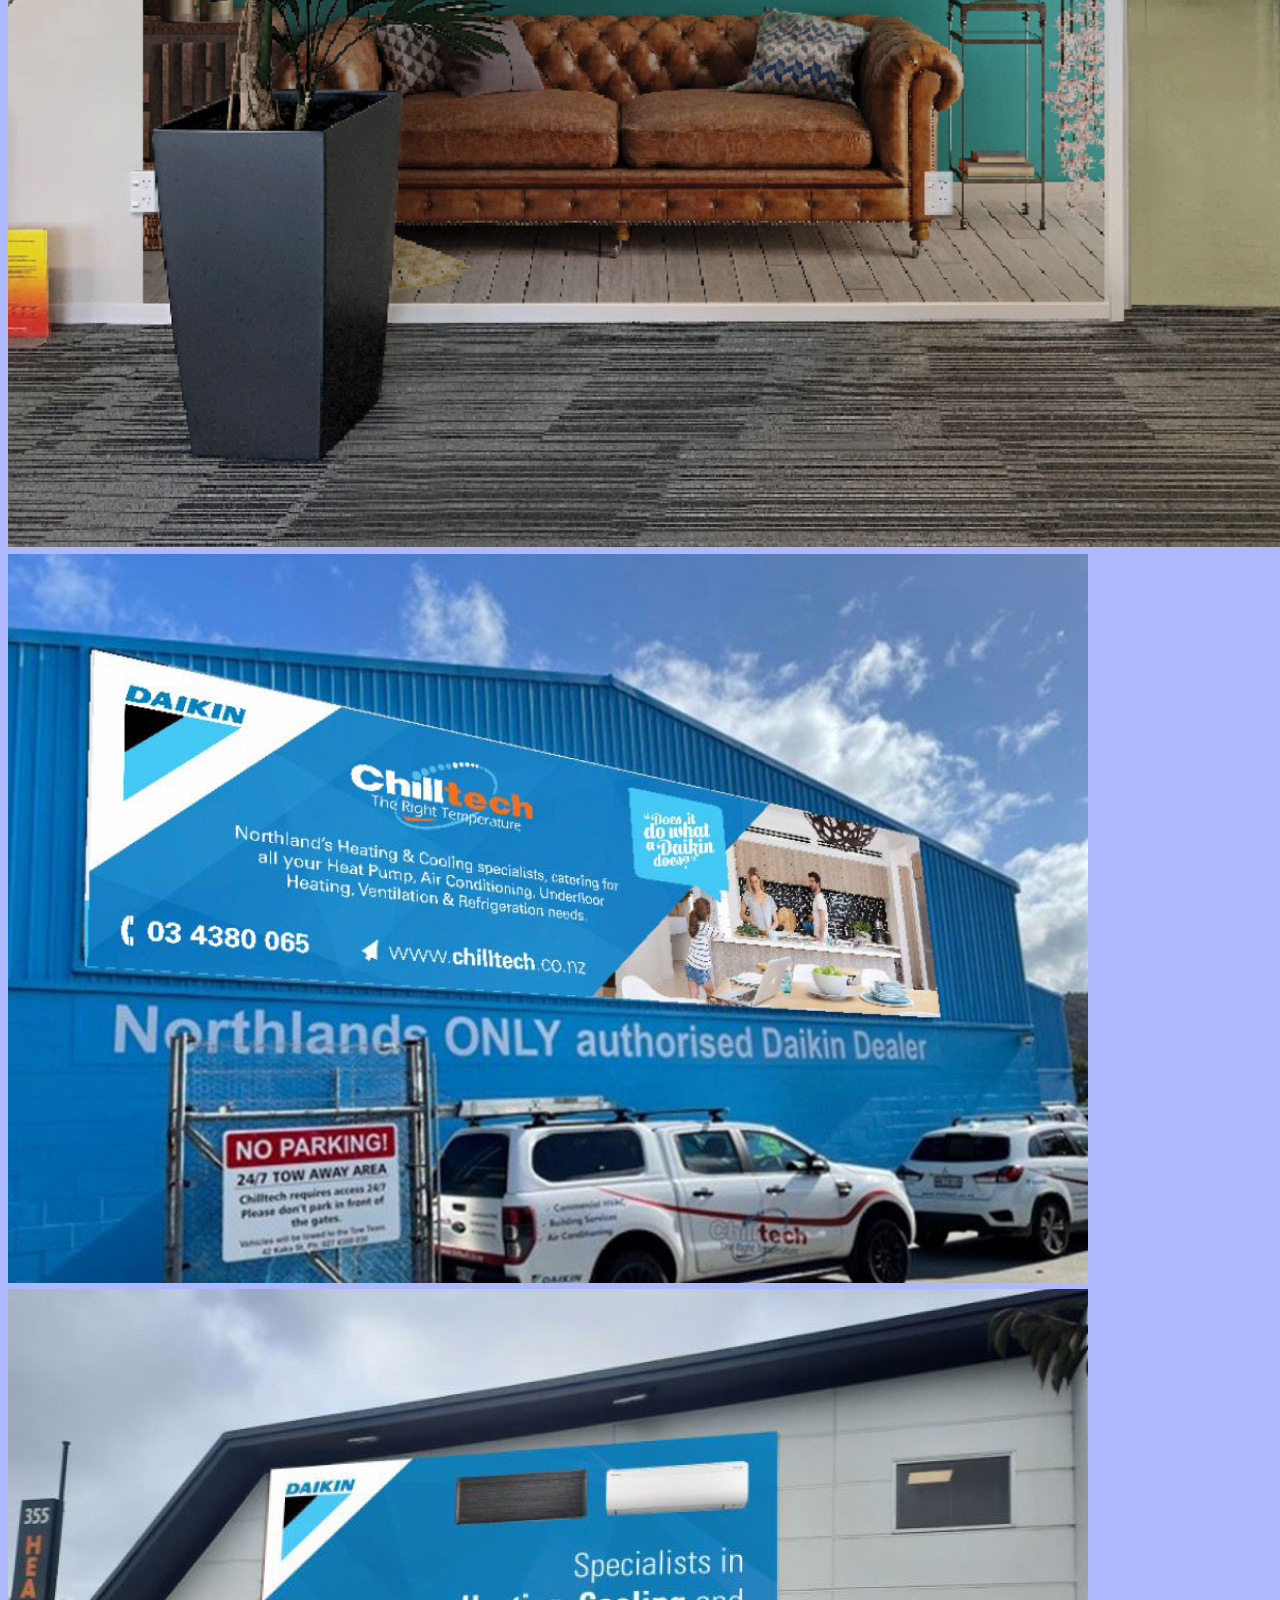
<file: projects/daikin.html>
<!DOCTYPE html>
<html lang="en">
<meta charset="UTF-8">
<title>Daikin New Zealand | Zenidesigns</title>
<meta name="viewport" content="width=device-width,initial-scale=1">
<meta name="robots" content="noindex, nofollow">
<link rel="icon" type="image/x-icon" href="../images/favicon.png">
<link rel="stylesheet" href="https://cdn.jsdelivr.net/npm/bootstrap@5.1.3/dist/css/bootstrap.min.css"
    integrity="sha384-1BmE4kWBq78iYhFldvKuhfTAU6auU8tT94WrHftjDbrCEXSU1oBoqyl2QvZ6jIW3" crossorigin="anonymous">
<link rel="stylesheet" href="../css/style.css">


<body class="full-project">
    <!-- Header -->
    <header>
        <nav>
            <a href="../index.html" class="logo">
                <svg xmlns="http://www.w3.org/2000/svg" width="47.198" height="23.841" viewBox="0 0 47.198 23.841">
                    <g id="logo" transform="translate(-231.19 -242.16)">
                        <path id="Path_12" data-name="Path 12"
                            d="M251.99,248.9c-.5.516-.9.94-.9.943s-.572.6-1.277,1.334.84,1.336,3.429,1.336h6.127a11.529,11.529,0,0,0,5.557-1.319,14.817,14.817,0,0,0,3.122-2.665,4.489,4.489,0,0,0,1.586-3.268,3.293,3.293,0,0,0-3.207-3.1H232.8a1.608,1.608,0,0,0-1.607,1.607.91.91,0,0,0,.007.113,1.227,1.227,0,0,0,.052.308.252.252,0,0,0,.014.056,4.728,4.728,0,0,0,4.6,3.709h15.741C252.315,247.954,252.488,248.378,251.99,248.9Z"
                            fill="#fff" />
                        <path id="Path_13" data-name="Path 13"
                            d="M373.8,414.14v.012a1.609,1.609,0,0,1-1.607,1.608H338.631a3.27,3.27,0,0,1-3.271-3.271,3.809,3.809,0,0,1,1.115-2.47,19.82,19.82,0,0,1,3.243-3.294,6.011,6.011,0,0,1,2.418-.787,18.675,18.675,0,0,1,3.264-.278h6.127c2.592,0,3.782.969,2.641,2.154a3.326,3.326,0,0,0-.588.8h0c-.4.793-.045,1.357.992,1.357h14.549a4.675,4.675,0,0,1,2.53.742h0a4.73,4.73,0,0,1,2.064,2.924A1.536,1.536,0,0,1,373.8,414.14Z"
                            transform="translate(-95.416 -149.759)" fill="#fff" />
                    </g>
                </svg>
            </a>
            <ul>
                <li><a href="../index.html#project-section">Projects</a></li>
                <li><a href="#footer-section">Contact</a></li>
            </ul>
        </nav>
        <div class="container">
            <div class="row">
                <div class="col-xs-12 col-sm-12 col-md-9 col-lg-8">
                    <div class="header-text">
                        <a href="../index.html#project-section" class="back-to-jobs">
                            <?xml version="1.0" ?><svg height="48" viewBox="0 0 48 48" width="48"
                                xmlns="http://www.w3.org/2000/svg">
                                <path class="arrow" d="M14.83 16.42l9.17 9.17 9.17-9.17 2.83 2.83-12 12-12-12z" />
                                <path d="M0-.75h48v48h-48z" fill="none" />
                            </svg>
                            Back to projects
                        </a>
                        <h1>Daikin New Zealand</h1>
                        <p>Graphic Design</p>
                    </div>
                </div>
            </div>
        </div>
    </header>
    <!-- Main -->
    <main>
        <section id="about-section">
            <div class="container">
                <div class="row pb-5 mb-4">
                    <div class="col-xs-12 col-sm-12 col-md-4 col-lg-4">
                        <h3>The Brief</h3>
                    </div>
                    <div class="col-xs-12 col-sm-12 col-md-8 col-lg-8">
                        <p>Led in-house graphic design role. Spearheaded the design and production of digital and print materials, including web graphics, digital
                            advertisements, interactive PDFs, presentations, motion graphics, branding elements, social media assets, business collateral, marketing
                            brochures, flyers, posters, printed publications, outdoor advertising, showroom upgrades, and event materials.</p>
                    </div>
                </div>
            </div>
        </section>
        <!-- Projects -->
        <section id="">
            <div class="container">
                <div class="row gx-5">
                    <div class="col-xs-12 col-sm-12 col-md-12 col-lg-12 mb-5">
                        <img src="../images/daikin/daikin-1.jpg" class="img-fluid" alt="">
                    </div>
                </div>
                <div class="row gx-5">
                    <div class="col-xs-12 col-sm-12 col-md-6 col-lg-6 mb-5">
                        <img src="../images/daikin/daikin-2.jpg" class="img-fluid" alt="">
                    </div>
                    <div class="col-xs-12 col-sm-12 col-md-6 col-lg-6 mb-5">
                        <img src="../images/daikin/daikin-3.jpg" class="img-fluid" alt="">
                    </div>
                </div>
                <div class="row gx-5">
                    <div class="col-xs-12 col-sm-12 col-md-12 col-lg-12 mb-5">
                        <img src="../images/daikin/daikin-4.jpg" class="img-fluid" alt="">
                    </div>
                </div>
                <div class="row gx-5">
                    <div class="col-xs-12 col-sm-12 col-md-4 col-lg-4 mb-5">
                        <img src="../images/daikin/daikin-5.jpg" class="img-fluid" alt="">
                    </div>
                    <div class="col-xs-12 col-sm-12 col-md-4 col-lg-4 mb-5">
                        <img src="../images/daikin/daikin-6.jpg" class="img-fluid" alt="">
                    </div>
                    <div class="col-xs-12 col-sm-12 col-md-4 col-lg-4 mb-5">
                        <img src="../images/daikin/daikin-7.jpg" class="img-fluid" alt="">
                    </div>
                </div>
                <div class="row gx-5">
                    <div class="col-xs-12 col-sm-12 col-md-4 col-lg-4 mb-5">
                        <img src="../images/daikin/daikin-8.jpg" class="img-fluid" alt="">
                    </div>
                    <div class="col-xs-12 col-sm-12 col-md-4 col-lg-4 mb-5">
                        <img src="../images/daikin/daikin-9.jpg" class="img-fluid" alt="">
                    </div>
                    <div class="col-xs-12 col-sm-12 col-md-4 col-lg-4 mb-5">
                        <img src="../images/daikin/daikin-10.jpg" class="img-fluid" alt="">
                    </div>
                </div>
                <div class="row gx-5">
                    <div class="col-xs-12 col-sm-12 col-md-4 col-lg-4 mb-5">
                        <img src="../images/daikin/daikin-11.jpg" class="img-fluid" alt="">
                    </div>
                    <div class="col-xs-12 col-sm-12 col-md-4 col-lg-4 mb-5">
                        <img src="../images/daikin/daikin-12.jpg" class="img-fluid" alt="">
                    </div>
                    <div class="col-xs-12 col-sm-12 col-md-4 col-lg-4 mb-5">
                        <img src="../images/daikin/daikin2.jpg" class="img-fluid" alt="">
                    </div>
                </div>
            </div>
            <div class="container">
                <div class="row">
                    <div class="col-sm-12 text-center">
                        <a href="#" class="back-to-top">Back to top</a>
                    </div>
                </div>
            </div>
        </section>
    </main>

    <!-- Footer -->
    <footer id="footer-section">
        <div class="container">
            <div class="row">
                <div class="col-sm-6">
                    <div class="d-flex">
                        <div class="contact-info align-self-center">
                            <p>Have an idea and keen to know more?</p>
                            <h1>Contact me</h1>
                            <a href="mailto:zenicreative@outlook.com">zenicreative@outlook.com</a>
                        </div>
                    </div>
                </div>
            </div>
            <div class="row footer-bottom">
                <div class="col-sm-6">
                    <div class="socials">
                        <a href="https://www.linkedin.com/in/zenihoxha/" target="_blank">Linkedin</a>
                    </div>
                </div>
                <div class="col-sm-6">
                    <small class="copyright"> Zeni Creative 2025</small>
                </div>
            </div>
        </div>
    </footer>




    <script src="https://cdnjs.cloudflare.com/ajax/libs/jquery/3.6.0/jquery.min.js"
        integrity="sha512-894YE6QWD5I59HgZOGReFYm4dnWc1Qt5NtvYSaNcOP+u1T9qYdvdihz0PPSiiqn/+/3e7Jo4EaG7TubfWGUrMQ=="
        crossorigin="anonymous" referrerpolicy="no-referrer"></script>
    <script src="https://cdn.jsdelivr.net/npm/bootstrap@5.1.3/dist/js/bootstrap.min.js" crossorigin="anonymous">
    </script>
    <script src="../js/gsap.min.js"></script>
    <script src="../js/ScrollTrigger.min.js"></script>
    <script src="../js/scroll-out.js"></script>
    <script src="../js/main.js"></script>



</body>

</html>
</file>
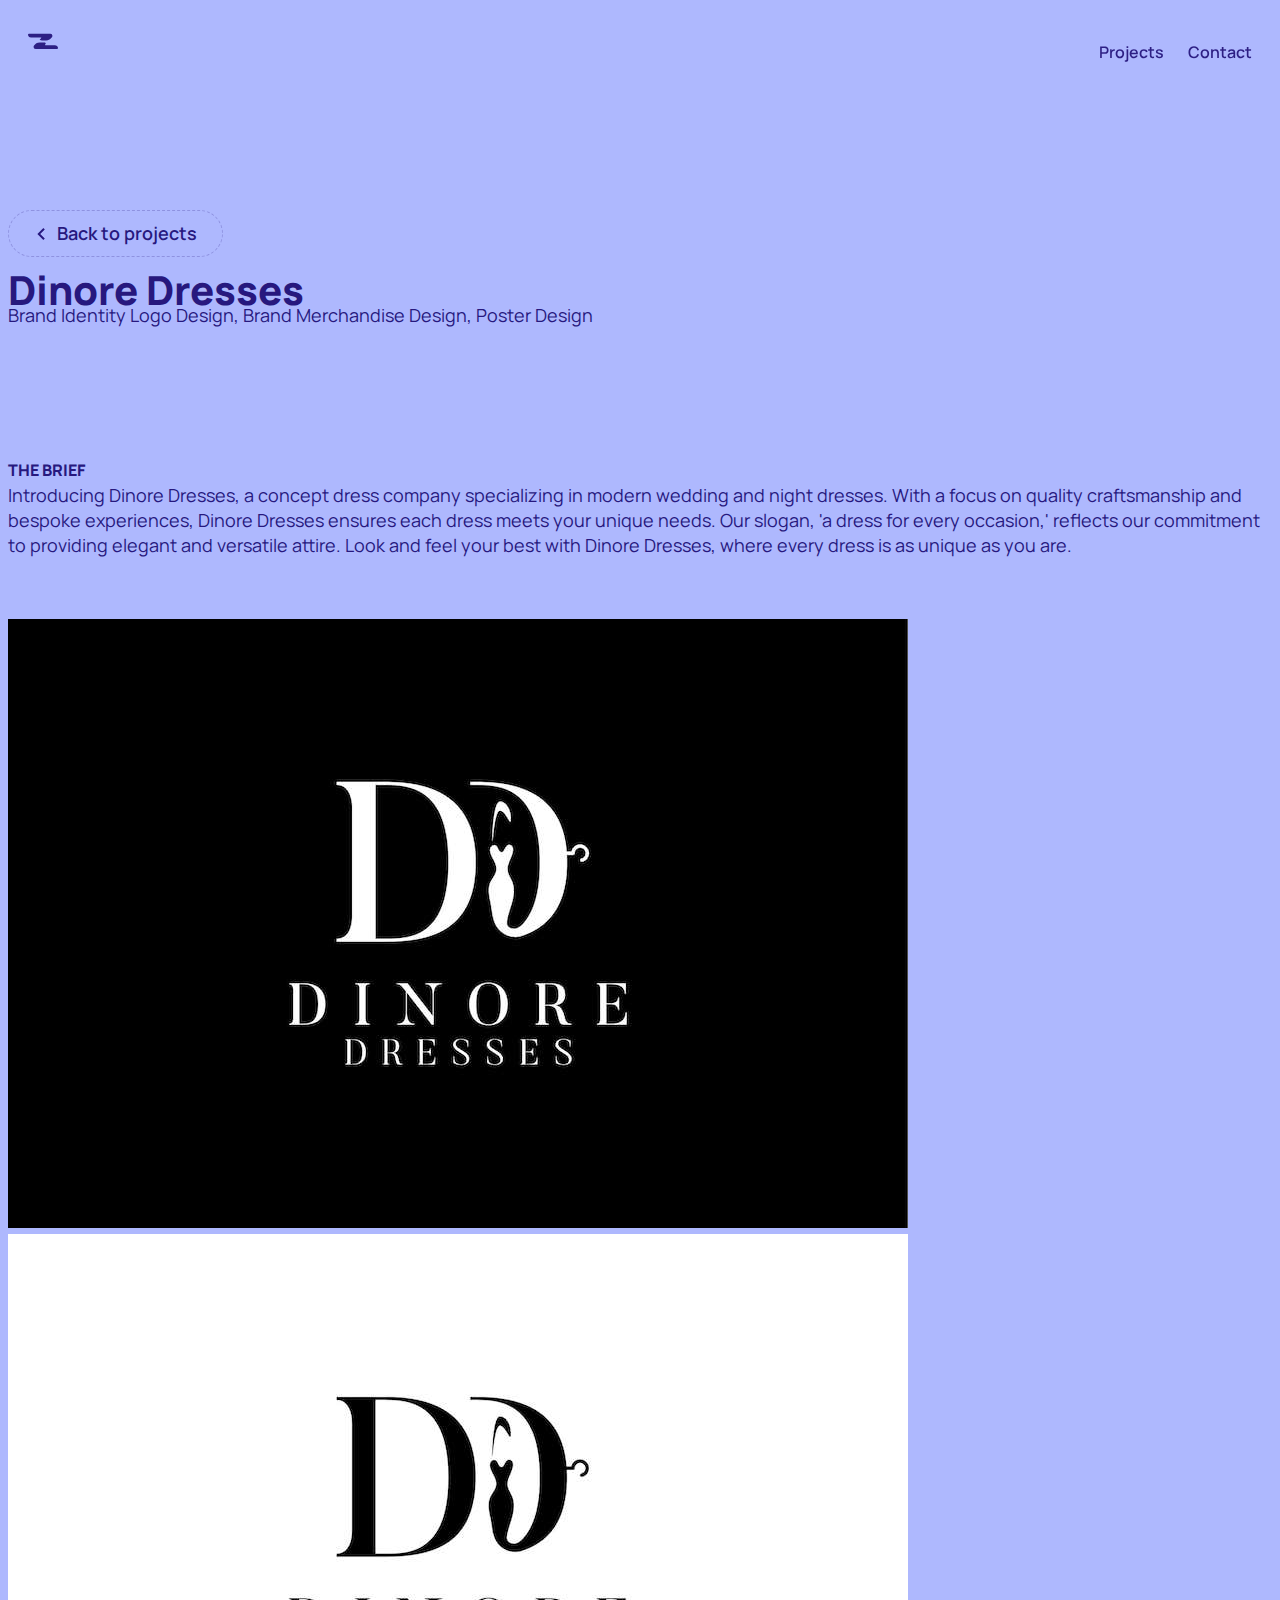
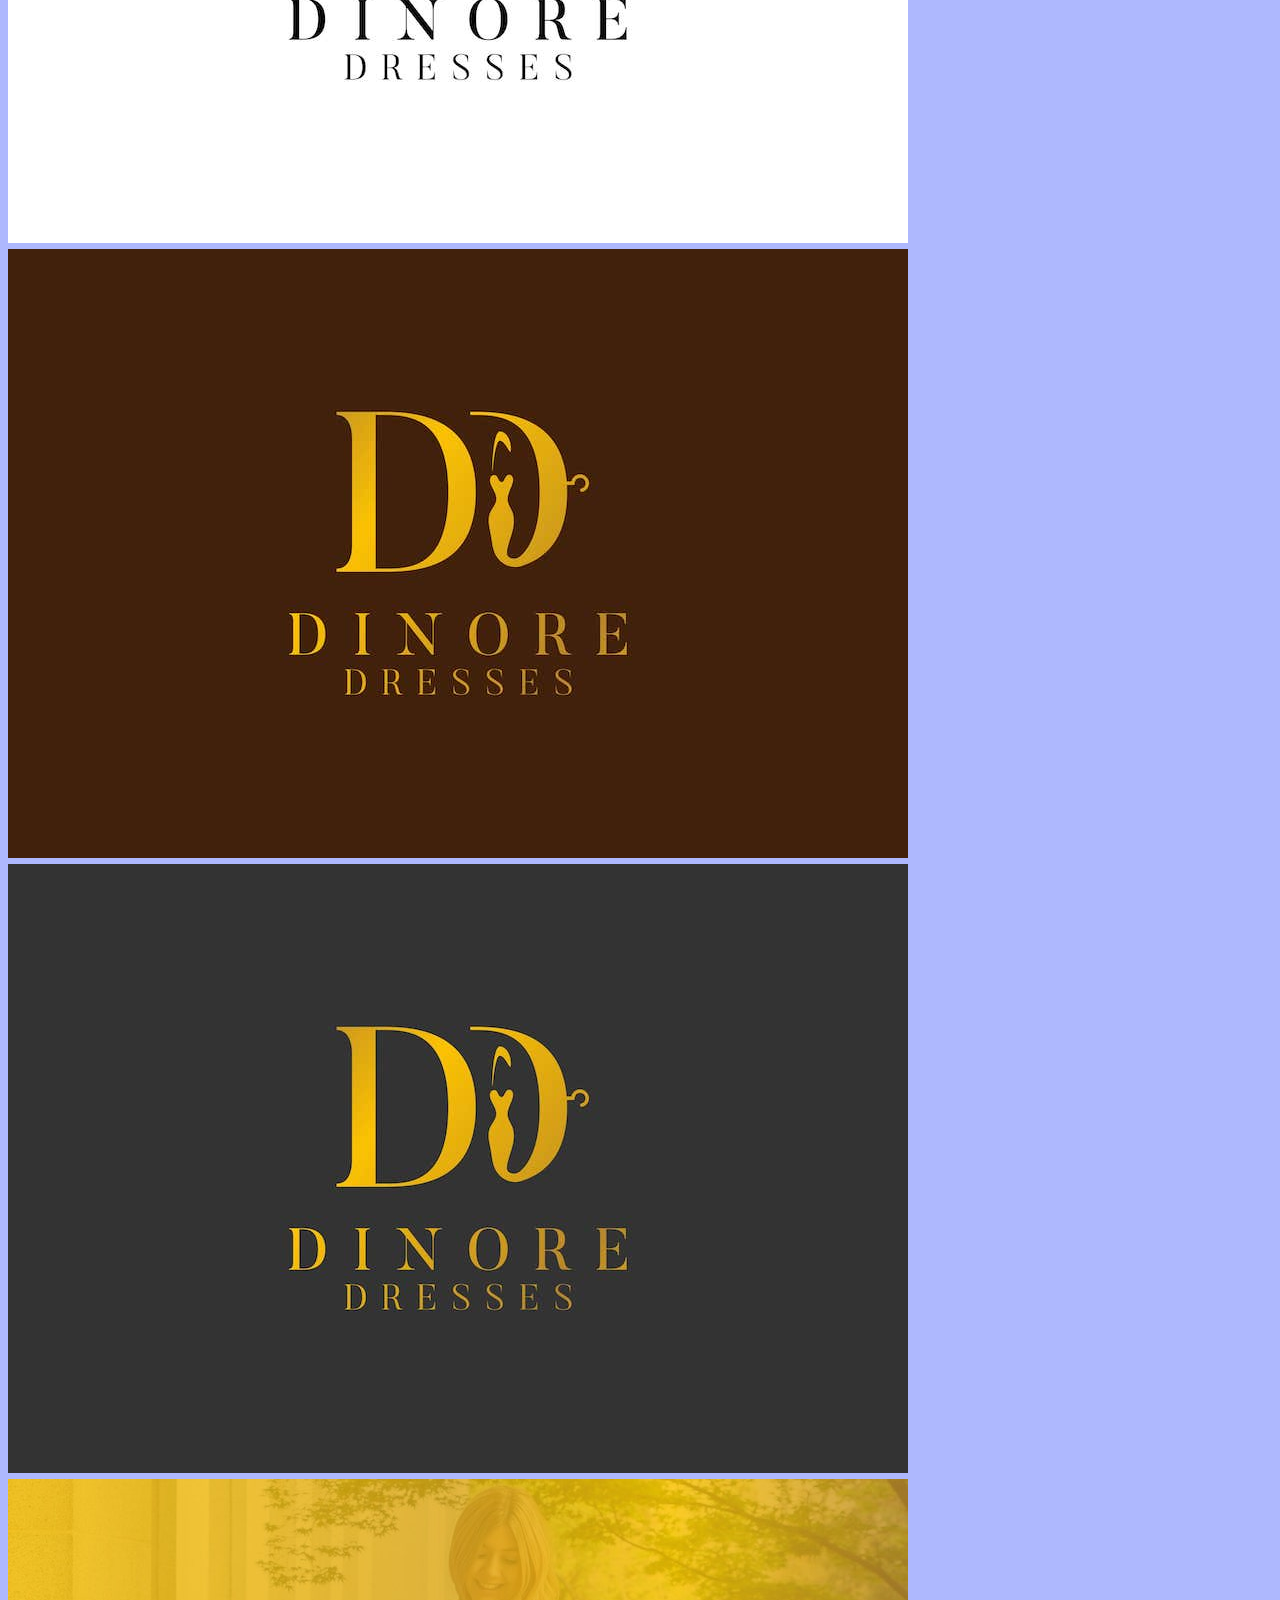
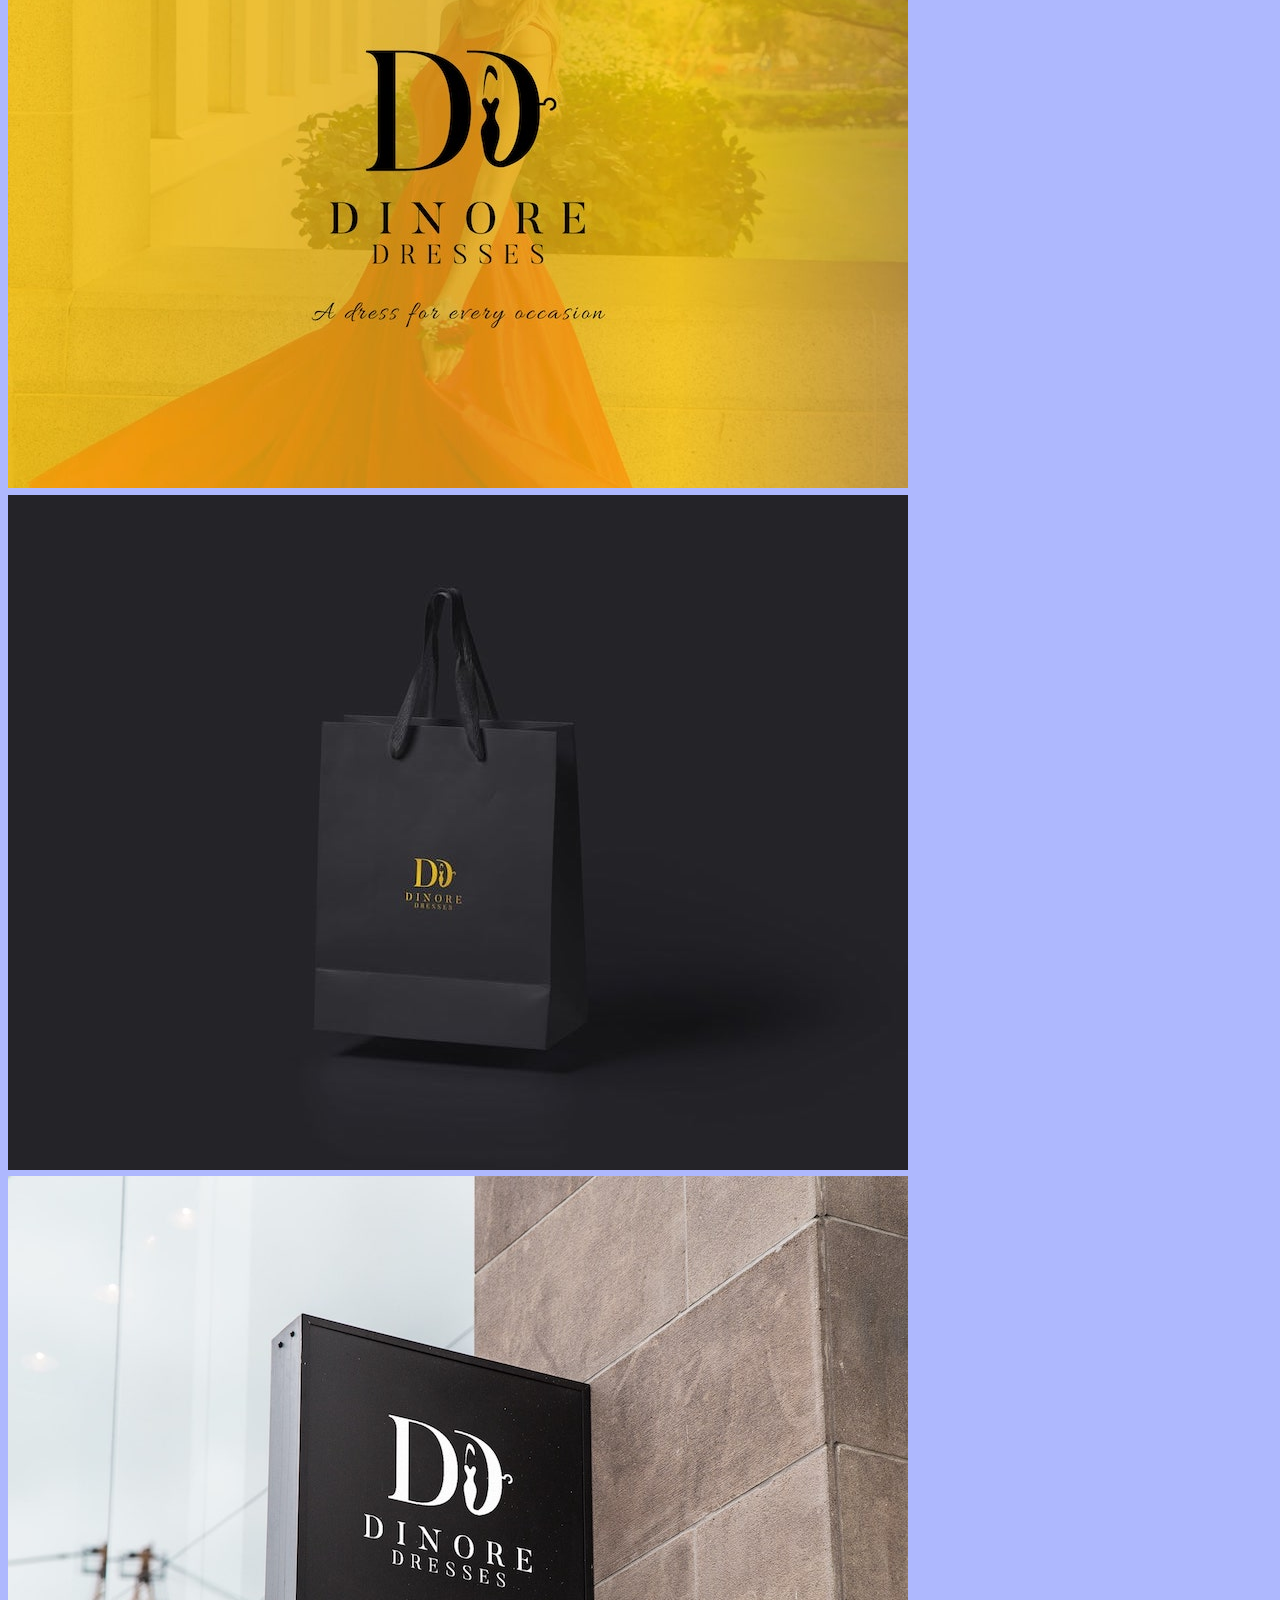
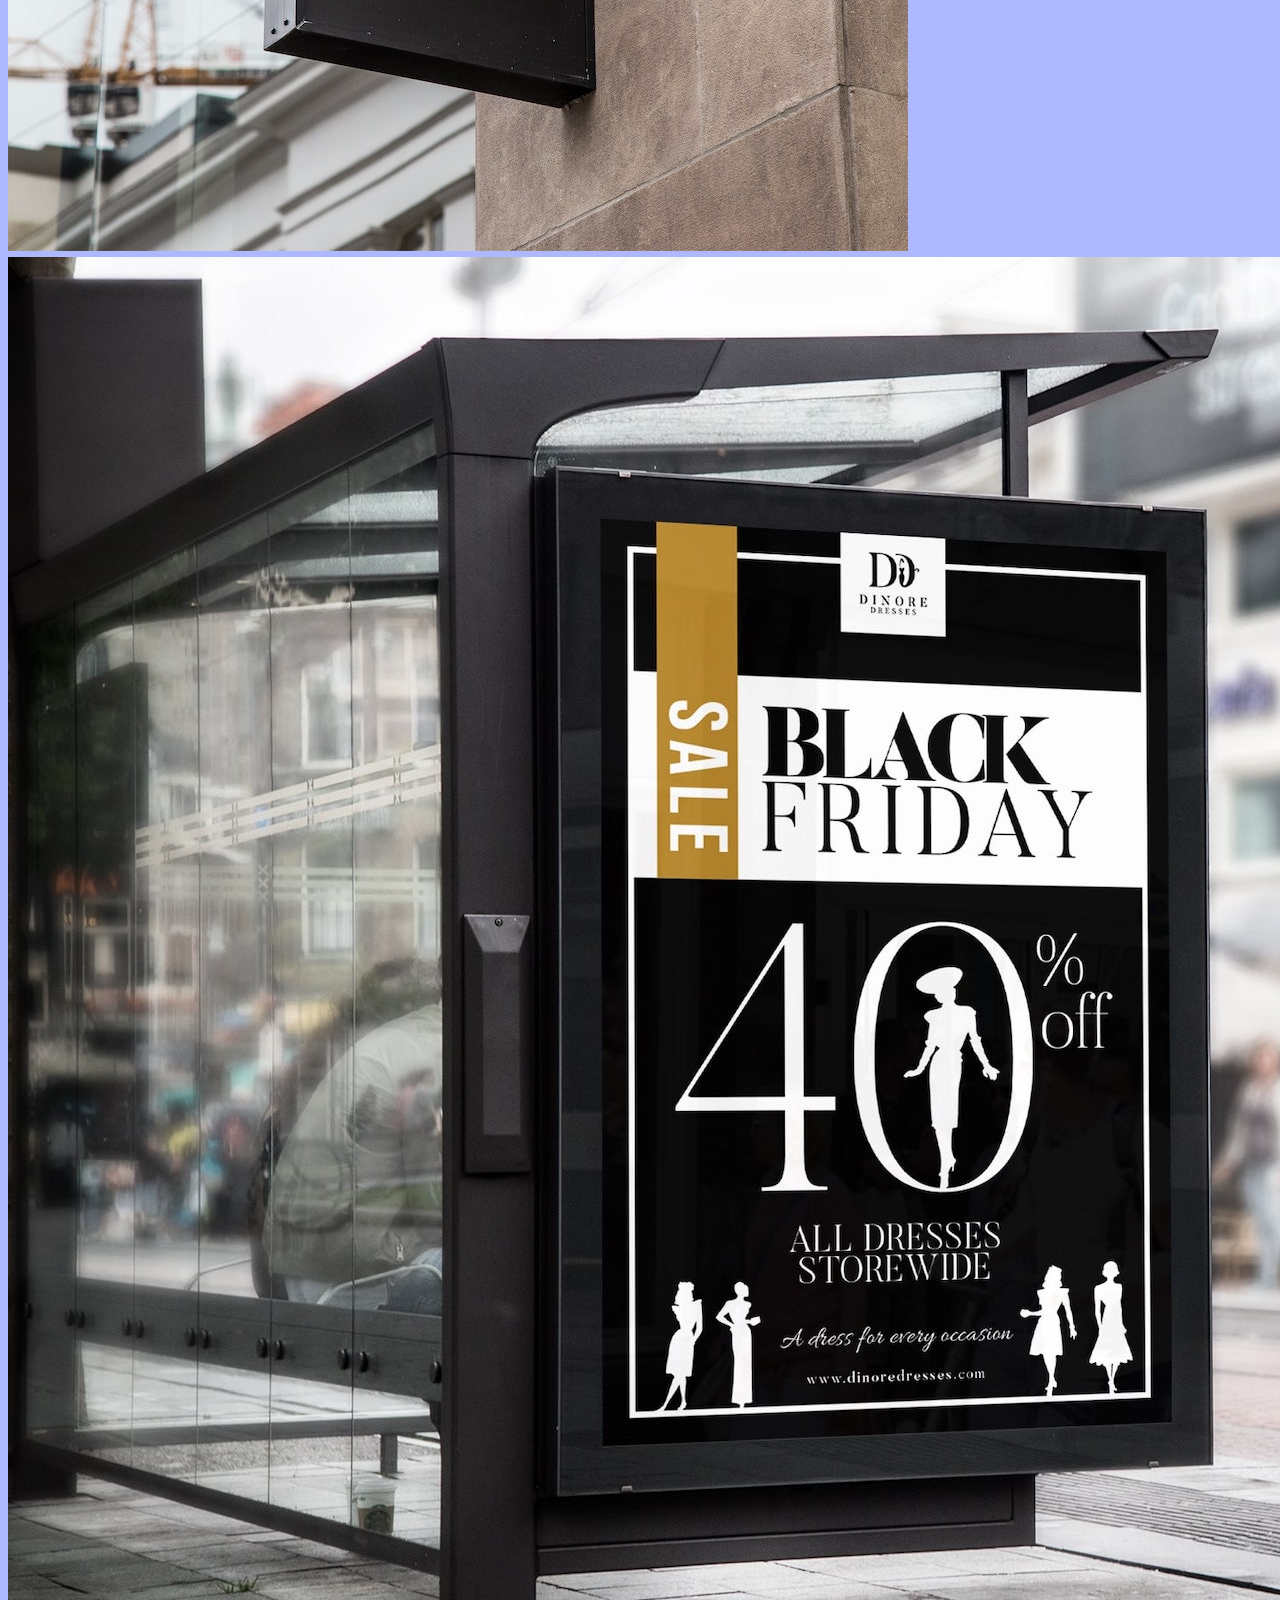
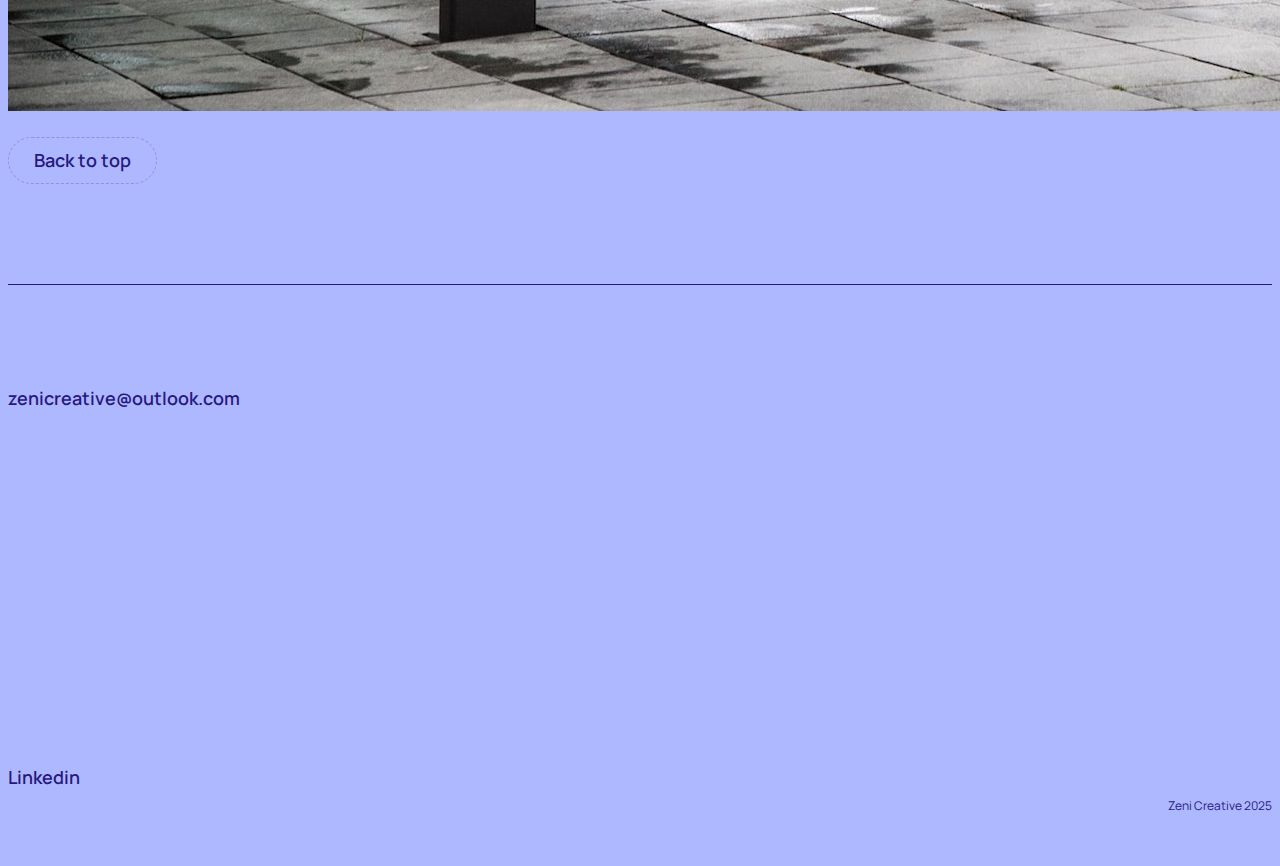
<file: projects/dinore.html>
<!DOCTYPE html>
<html lang="en">
<meta charset="UTF-8">
<title>Dinore Dresses | Zenidesigns</title>
<meta name="viewport" content="width=device-width,initial-scale=1">
<meta name="robots" content="noindex, nofollow">
<link rel="icon" type="image/x-icon" href="../images/favicon.png">
<link rel="stylesheet" href="https://cdn.jsdelivr.net/npm/bootstrap@5.1.3/dist/css/bootstrap.min.css"
    integrity="sha384-1BmE4kWBq78iYhFldvKuhfTAU6auU8tT94WrHftjDbrCEXSU1oBoqyl2QvZ6jIW3" crossorigin="anonymous">
<link rel="stylesheet" href="../css/style.css">


<body class="full-project">
    <!-- Header -->
    <header>
        <nav>
            <a href="../index.html" class="logo">
                <svg xmlns="http://www.w3.org/2000/svg" width="47.198" height="23.841" viewBox="0 0 47.198 23.841">
                    <g id="logo" transform="translate(-231.19 -242.16)">
                        <path id="Path_12" data-name="Path 12"
                            d="M251.99,248.9c-.5.516-.9.94-.9.943s-.572.6-1.277,1.334.84,1.336,3.429,1.336h6.127a11.529,11.529,0,0,0,5.557-1.319,14.817,14.817,0,0,0,3.122-2.665,4.489,4.489,0,0,0,1.586-3.268,3.293,3.293,0,0,0-3.207-3.1H232.8a1.608,1.608,0,0,0-1.607,1.607.91.91,0,0,0,.007.113,1.227,1.227,0,0,0,.052.308.252.252,0,0,0,.014.056,4.728,4.728,0,0,0,4.6,3.709h15.741C252.315,247.954,252.488,248.378,251.99,248.9Z"
                            fill="#fff" />
                        <path id="Path_13" data-name="Path 13"
                            d="M373.8,414.14v.012a1.609,1.609,0,0,1-1.607,1.608H338.631a3.27,3.27,0,0,1-3.271-3.271,3.809,3.809,0,0,1,1.115-2.47,19.82,19.82,0,0,1,3.243-3.294,6.011,6.011,0,0,1,2.418-.787,18.675,18.675,0,0,1,3.264-.278h6.127c2.592,0,3.782.969,2.641,2.154a3.326,3.326,0,0,0-.588.8h0c-.4.793-.045,1.357.992,1.357h14.549a4.675,4.675,0,0,1,2.53.742h0a4.73,4.73,0,0,1,2.064,2.924A1.536,1.536,0,0,1,373.8,414.14Z"
                            transform="translate(-95.416 -149.759)" fill="#fff" />
                    </g>
                </svg>
            </a>
            <ul>
                <li><a href="../index.html#project-section">Projects</a></li>
                <li><a href="#footer-section">Contact</a></li>
            </ul>
        </nav>
        <div class="container">
            <div class="row">
                <div class="col-xs-12 col-sm-12 col-md-9 col-lg-8">
                    <div class="header-text">
                        <a href="../index.html#project-section" class="back-to-jobs">
                            <?xml version="1.0" ?><svg height="48" viewBox="0 0 48 48" width="48"
                                xmlns="http://www.w3.org/2000/svg">
                                <path class="arrow" d="M14.83 16.42l9.17 9.17 9.17-9.17 2.83 2.83-12 12-12-12z" />
                                <path d="M0-.75h48v48h-48z" fill="none" />
                            </svg>
                            Back to projects
                        </a>
                        <h1>Dinore Dresses</h1>
                        <p>Brand Identity Logo Design, Brand Merchandise Design, Poster Design</p>
                    </div>
                </div>
            </div>
        </div>
    </header>
    <!-- Main -->
    <main>
        <section id="about-section">
            <div class="container">
                <div class="row pb-5 mb-4">
                    <div class="col-xs-12 col-sm-12 col-md-4 col-lg-4">
                        <h3>The Brief</h3>
                    </div>
                    <div class="col-xs-12 col-sm-12 col-md-8 col-lg-8">
                        <p>Introducing Dinore Dresses, a concept dress company specializing in modern wedding and night dresses.
                            With a focus on quality craftsmanship and bespoke experiences, Dinore Dresses ensures each dress
                            meets your unique needs. Our slogan, 'a dress for every occasion,' reflects our commitment to providing
                            elegant and versatile attire. Look and feel your best with Dinore Dresses, where every dress is as unique
                            as you are.</p>
                    </div>
                </div>
            </div>
        </section>
        <!-- Projects -->
        <section id="">
            <div class="container">

                <div class="row gx-5">
                    <div class="col-xs-12 col-sm-12 col-md-6 col-lg-6 mb-5">
                        <img src="../images/dinore/dinore-logo5.jpg" class="img-fluid" alt="">
                    </div>
                    <div class="col-xs-12 col-sm-12 col-md-6 col-lg-6 mb-5">
                        <img src="../images/dinore/dinore-logo3.jpg" class="img-fluid" alt="">
                    </div>
                </div>
                <div class="row gx-5">
                    <div class="col-xs-12 col-sm-12 col-md-4 col-lg-4 mb-5">
                        <img src="../images/dinore/dinore-logo1.jpg" class="img-fluid" alt="">
                    </div>
                    <div class="col-xs-12 col-sm-12 col-md-4 col-lg-4 mb-5">
                        <img src="../images/dinore/dinore-logo4.jpg" class="img-fluid" alt="">
                    </div>
                    <div class="col-xs-12 col-sm-12 col-md-4 col-lg-4 mb-5">
                        <img src="../images/dinore/dinore-logo2.jpg" class="img-fluid" alt="">
                    </div>
                </div>

                <div class="row gx-5">
                    <div class="col-xs-12 col-sm-12 col-md-6 col-lg-6 mb-5">
                        <img src="../images/dinore/dinore-bag.jpg" class="img-fluid" alt="">
                    </div>
                    <div class="col-xs-12 col-sm-12 col-md-6 col-lg-6 mb-5">
                        <img src="../images/dinore/dinore-shop-sign.jpg" class="img-fluid" alt="">
                    </div>
                </div>


                <div class="row gx-5">
                    <div class="col-xs-12 col-sm-12 col-md-12 col-lg-12 mb-5">
                        <img src="../images/dinore/dinore-ad.jpg" class="img-fluid" alt="">
                    </div>
                </div>





            </div>
            <div class="container">
                <div class="row">
                    <div class="col-sm-12 text-center">
                        <a href="#" class="back-to-top">Back to top</a>
                    </div>
                </div>
            </div>
        </section>
    </main>

   <!-- Footer -->
   <footer id="footer-section">
    <div class="container">
        <div class="row">
            <div class="col-sm-6">
                <div class="d-flex">
                    <div class="contact-info align-self-center">
                        <p>Have an idea and keen to know more?</p>
                        <h1>Contact me</h1>
                        <a href="mailto:zenicreative@outlook.com">zenicreative@outlook.com</a>
                    </div>
                </div>
            </div>
        </div>
        <div class="row footer-bottom">
            <div class="col-sm-6">
                <div class="socials">
                    <a href="https://www.linkedin.com/in/zenihoxha/" target="_blank">Linkedin</a>
                </div>
            </div>
            <div class="col-sm-6">
                <small class="copyright"> Zeni Creative 2025 </small>
            </div>
        </div>
    </div>
</footer>




    <script src="https://cdnjs.cloudflare.com/ajax/libs/jquery/3.6.0/jquery.min.js"
        integrity="sha512-894YE6QWD5I59HgZOGReFYm4dnWc1Qt5NtvYSaNcOP+u1T9qYdvdihz0PPSiiqn/+/3e7Jo4EaG7TubfWGUrMQ=="
        crossorigin="anonymous" referrerpolicy="no-referrer"></script>
    <script src="https://cdn.jsdelivr.net/npm/bootstrap@5.1.3/dist/js/bootstrap.min.js" crossorigin="anonymous">
    </script>
    <script src="../js/gsap.min.js"></script>
    <script src="../js/ScrollTrigger.min.js"></script>
    <script src="../js/scroll-out.js"></script>
    <script src="../js/main.js"></script>



</body>

</html>
</file>
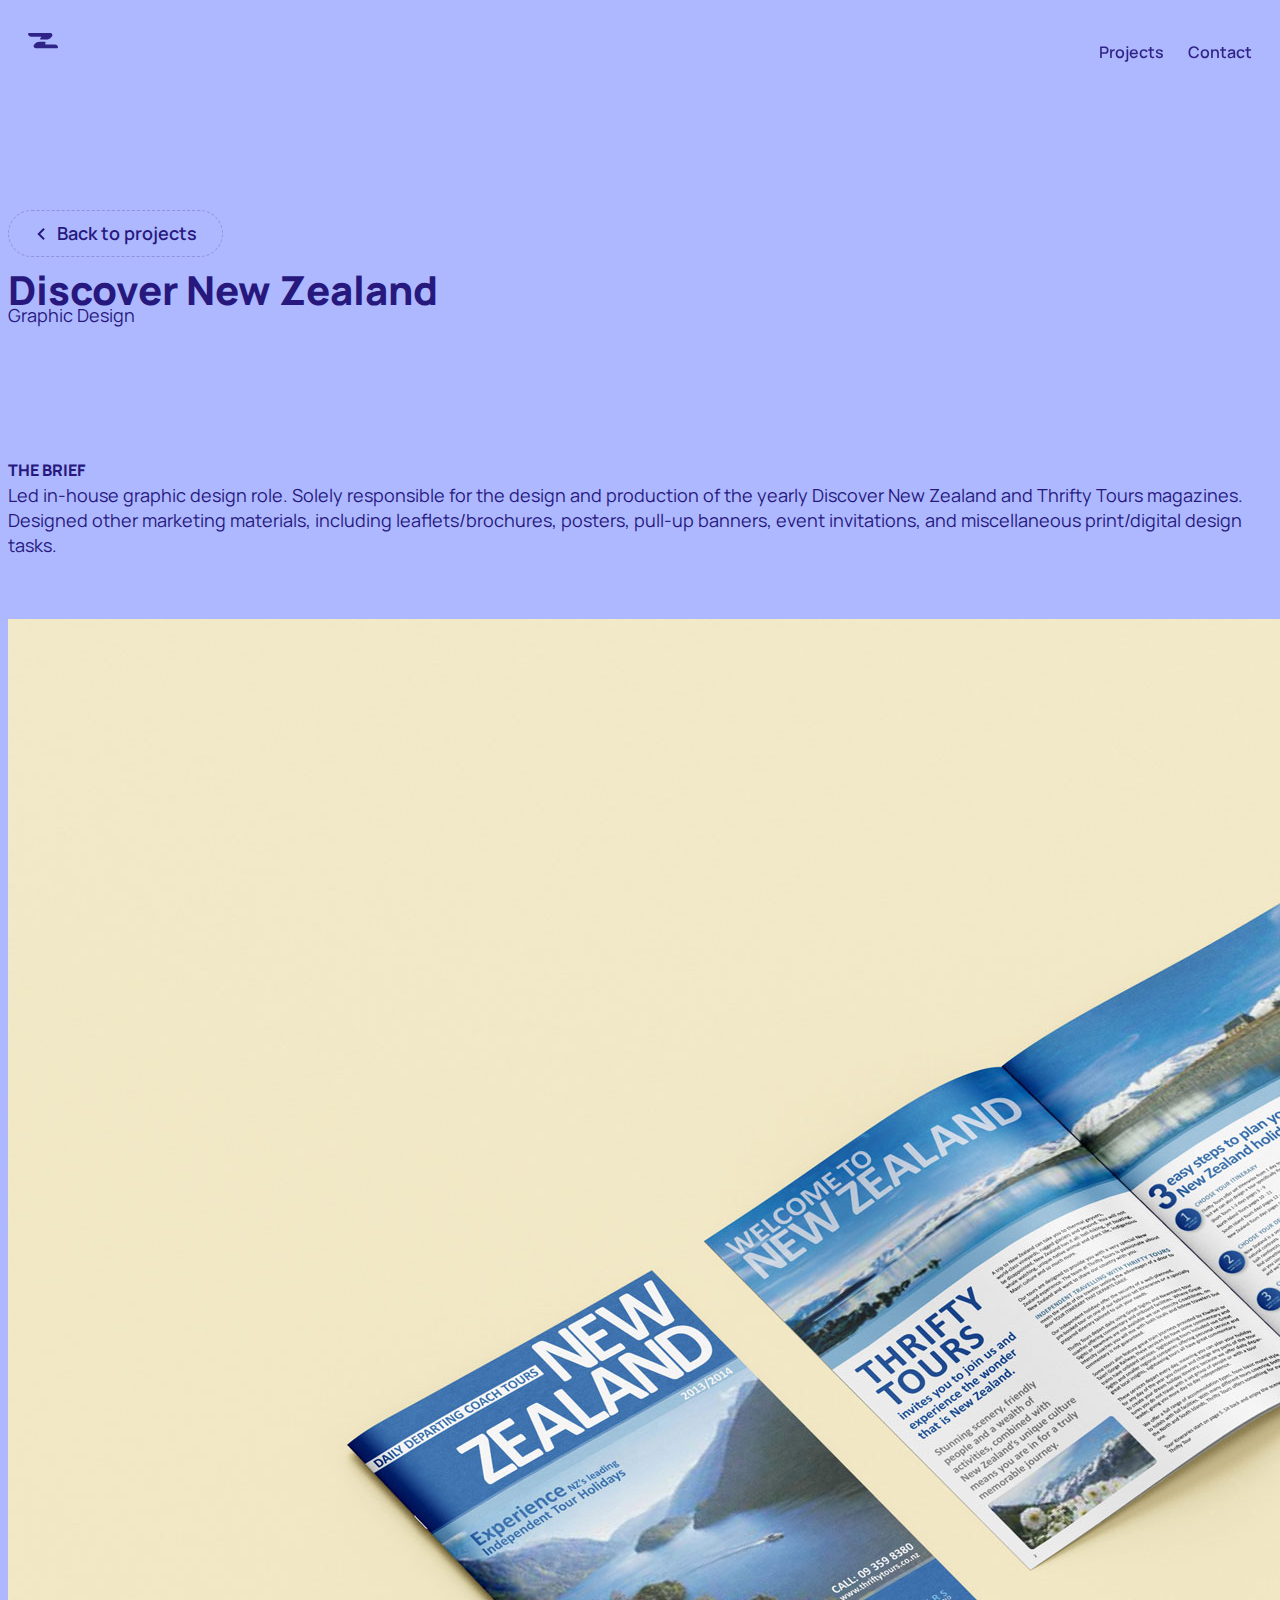
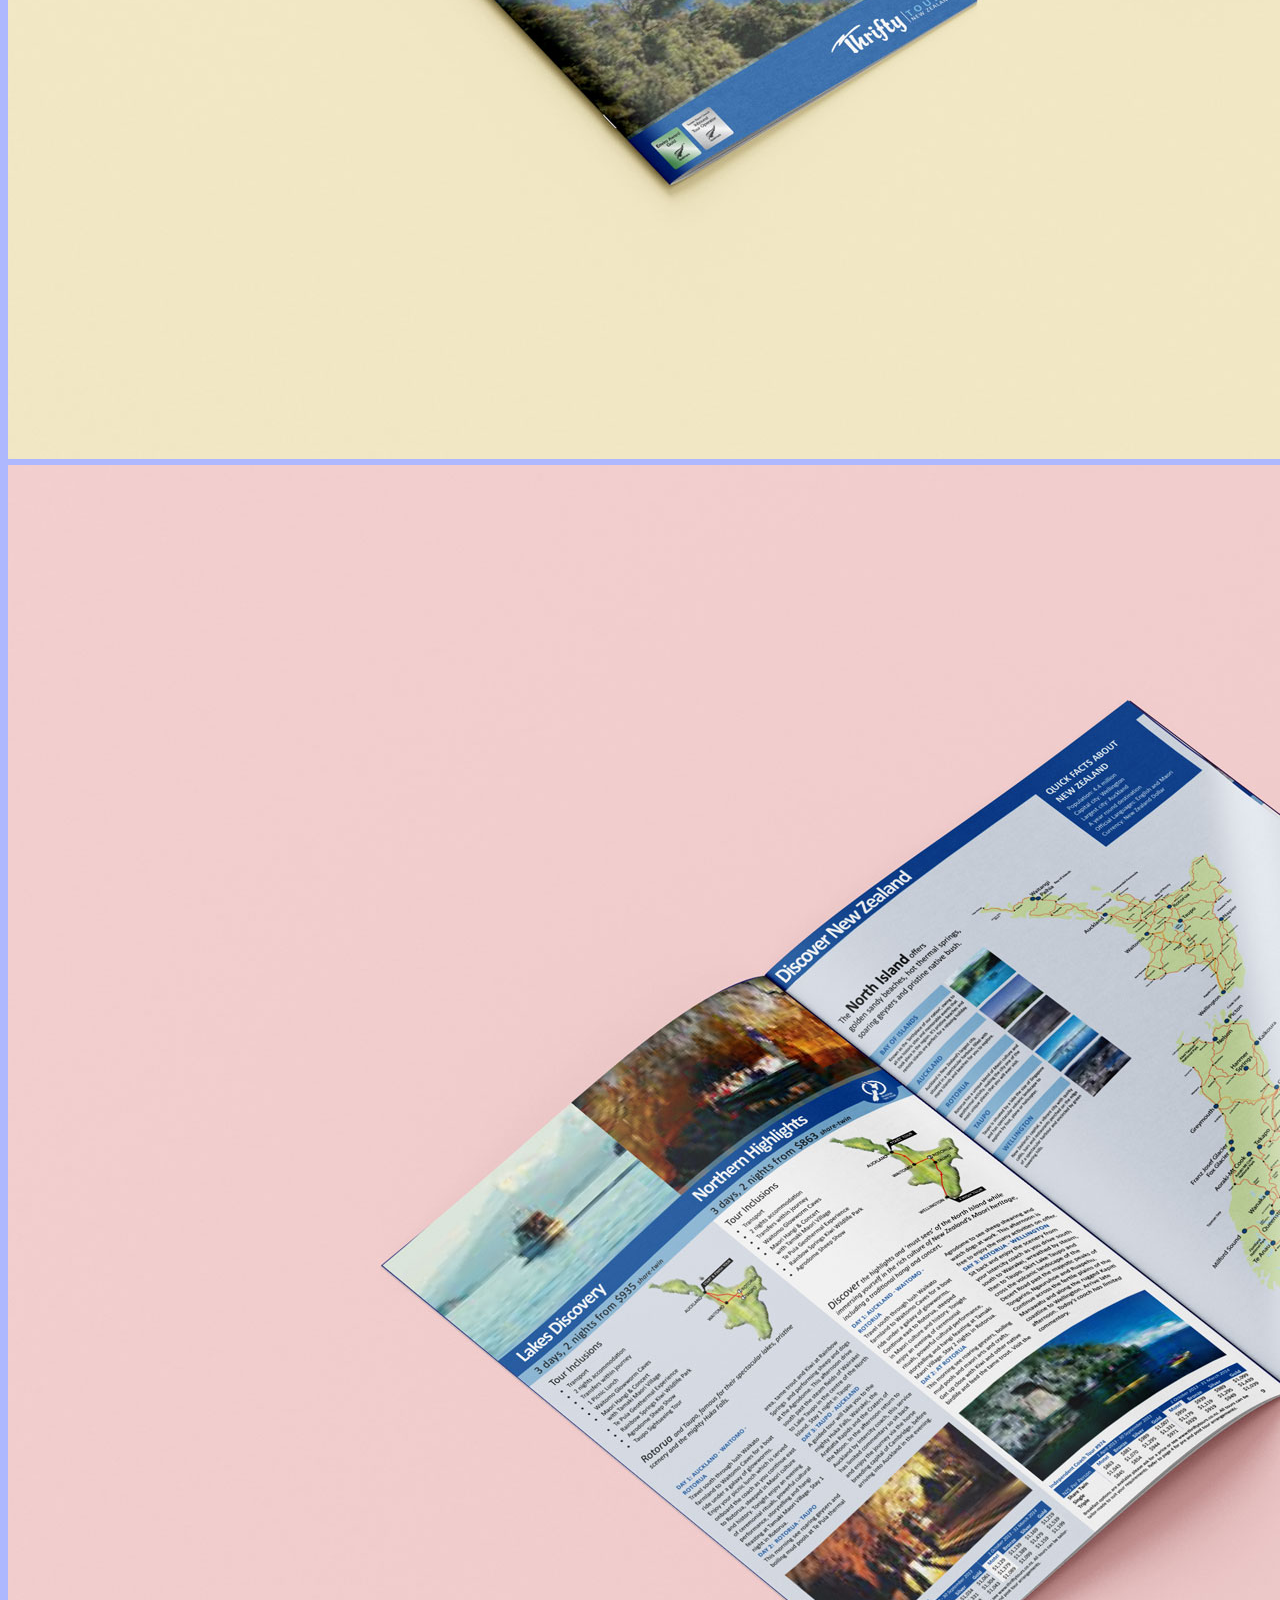
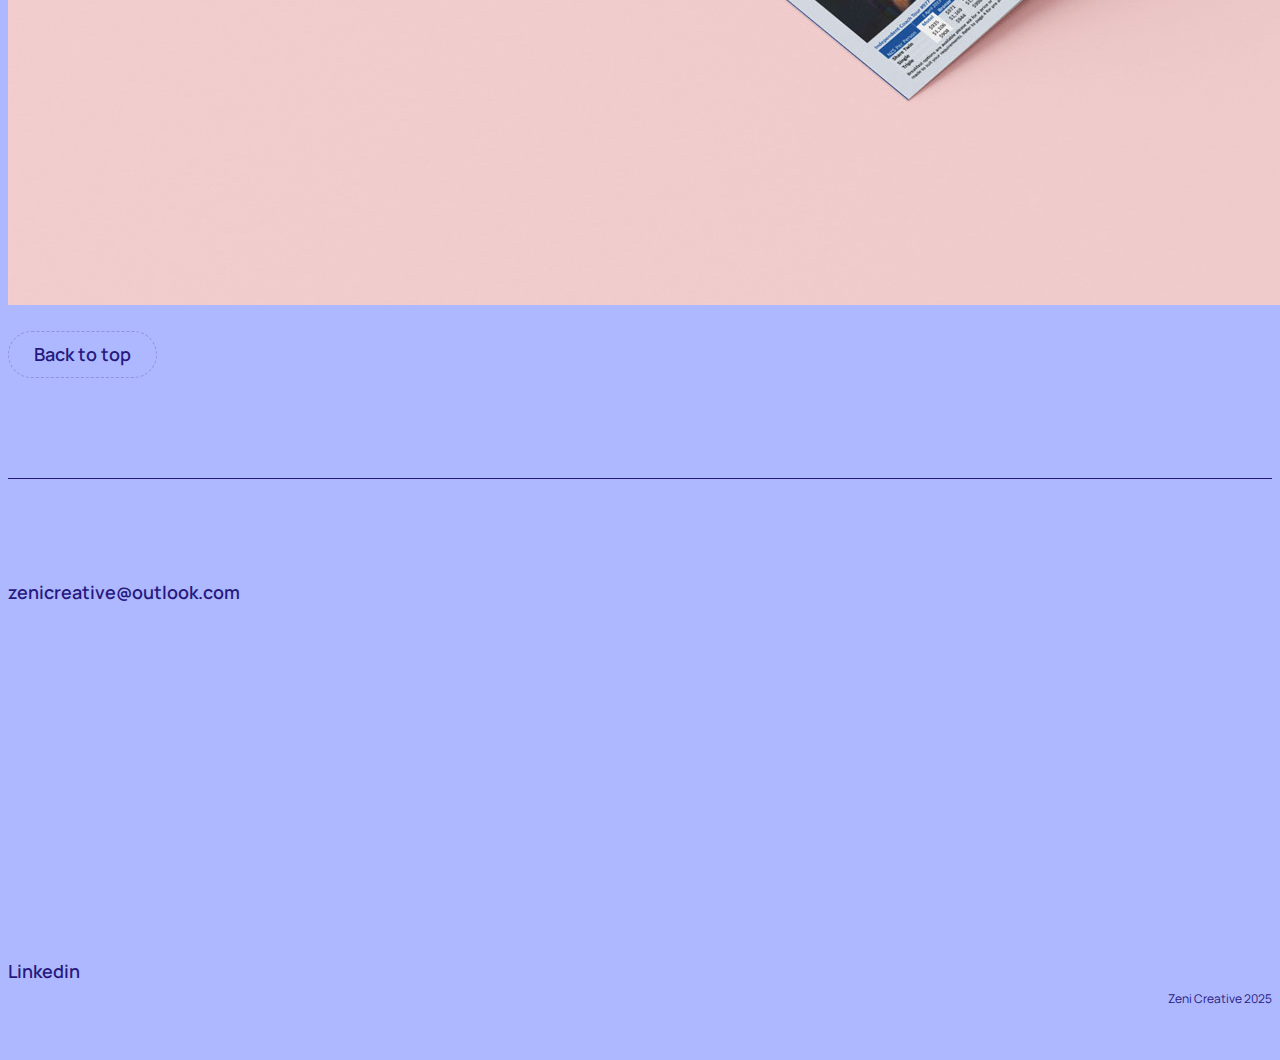
<file: projects/discover-nz.html>
<!DOCTYPE html>
<html lang="en">
<meta charset="UTF-8">
<title>Discover New Zealand | Zenidesigns</title>
<meta name="viewport" content="width=device-width,initial-scale=1">
<meta name="robots" content="noindex, nofollow">
<link rel="icon" type="image/x-icon" href="../images/favicon.png">
<link rel="stylesheet" href="https://cdn.jsdelivr.net/npm/bootstrap@5.1.3/dist/css/bootstrap.min.css"
    integrity="sha384-1BmE4kWBq78iYhFldvKuhfTAU6auU8tT94WrHftjDbrCEXSU1oBoqyl2QvZ6jIW3" crossorigin="anonymous">
<link rel="stylesheet" href="../css/style.css">


<body class="full-project">
    <!-- Header -->
    <header>
        <nav>
            <a href="../index.html" class="logo">
                <svg xmlns="http://www.w3.org/2000/svg" width="47.198" height="23.841" viewBox="0 0 47.198 23.841">
                    <g id="logo" transform="translate(-231.19 -242.16)">
                        <path id="Path_12" data-name="Path 12"
                            d="M251.99,248.9c-.5.516-.9.94-.9.943s-.572.6-1.277,1.334.84,1.336,3.429,1.336h6.127a11.529,11.529,0,0,0,5.557-1.319,14.817,14.817,0,0,0,3.122-2.665,4.489,4.489,0,0,0,1.586-3.268,3.293,3.293,0,0,0-3.207-3.1H232.8a1.608,1.608,0,0,0-1.607,1.607.91.91,0,0,0,.007.113,1.227,1.227,0,0,0,.052.308.252.252,0,0,0,.014.056,4.728,4.728,0,0,0,4.6,3.709h15.741C252.315,247.954,252.488,248.378,251.99,248.9Z"
                            fill="#fff" />
                        <path id="Path_13" data-name="Path 13"
                            d="M373.8,414.14v.012a1.609,1.609,0,0,1-1.607,1.608H338.631a3.27,3.27,0,0,1-3.271-3.271,3.809,3.809,0,0,1,1.115-2.47,19.82,19.82,0,0,1,3.243-3.294,6.011,6.011,0,0,1,2.418-.787,18.675,18.675,0,0,1,3.264-.278h6.127c2.592,0,3.782.969,2.641,2.154a3.326,3.326,0,0,0-.588.8h0c-.4.793-.045,1.357.992,1.357h14.549a4.675,4.675,0,0,1,2.53.742h0a4.73,4.73,0,0,1,2.064,2.924A1.536,1.536,0,0,1,373.8,414.14Z"
                            transform="translate(-95.416 -149.759)" fill="#fff" />
                    </g>
                </svg>
            </a>
            <ul>
                <li><a href="../index.html#project-section">Projects</a></li>
                <li><a href="#footer-section">Contact</a></li>
            </ul>
        </nav>
        <div class="container">
            <div class="row">
                <div class="col-xs-12 col-sm-12 col-md-9 col-lg-8">
                    <div class="header-text">
                        <a href="../index.html#project-section" class="back-to-jobs">
                            <?xml version="1.0" ?><svg height="48" viewBox="0 0 48 48" width="48"
                                xmlns="http://www.w3.org/2000/svg">
                                <path class="arrow" d="M14.83 16.42l9.17 9.17 9.17-9.17 2.83 2.83-12 12-12-12z" />
                                <path d="M0-.75h48v48h-48z" fill="none" />
                            </svg>
                            Back to projects
                        </a>
                        <h1>Discover New Zealand</h1>
                        <p>Graphic Design</p>
                    </div>
                </div>
            </div>
        </div>
    </header>
    <!-- Main -->
    <main>
        <section id="about-section">
            <div class="container">
                <div class="row pb-5 mb-4">
                    <div class="col-xs-12 col-sm-12 col-md-4 col-lg-4">
                        <h3>The Brief</h3>
                    </div>
                    <div class="col-xs-12 col-sm-12 col-md-8 col-lg-8">
                        <p>Led in-house graphic design role. Solely responsible for the design and production of the yearly Discover New Zealand and Thrifty Tours magazines. Designed other marketing materials, including leaflets/brochures, posters, pull-up banners, event invitations, and miscellaneous
                            print/digital design tasks.</p>
                    </div>
                </div>
            </div>
        </section>
        <!-- Projects -->
        <section id="">
            <div class="container">
                <div class="row gx-5">
                    <div class="col-xs-12 col-sm-12 col-md-6 col-lg-6 mb-5">
                        <img src="../images/discover-nz/dnz-1.jpg" class="img-fluid" alt="">
                    </div>
                    <div class="col-xs-12 col-sm-12 col-md-6 col-lg-6 mb-5">
                        <img src="../images/discover-nz/dnz-2.jpg" class="img-fluid" alt="">
                    </div>
                </div>
            </div>
            <div class="container">
                <div class="row">
                    <div class="col-sm-12 text-center">
                        <a href="#" class="back-to-top">Back to top</a>
                    </div>
                </div>
            </div>
        </section>
    </main>

    <!-- Footer -->
    <footer id="footer-section">
        <div class="container">
            <div class="row">
                <div class="col-sm-6">
                    <div class="d-flex">
                        <div class="contact-info align-self-center">
                            <p>Have an idea and keen to know more?</p>
                            <h1>Contact me</h1>
                            <a href="mailto:zenicreative@outlook.com">zenicreative@outlook.com</a>
                        </div>
                    </div>
                </div>
            </div>
            <div class="row footer-bottom">
                <div class="col-sm-6">
                    <div class="socials">
                        <a href="https://www.linkedin.com/in/zenihoxha/" target="_blank">Linkedin</a>
                    </div>
                </div>
                <div class="col-sm-6">
                    <small class="copyright"> Zeni Creative 2025</small>
                </div>
            </div>
        </div>
    </footer>




    <script src="https://cdnjs.cloudflare.com/ajax/libs/jquery/3.6.0/jquery.min.js"
        integrity="sha512-894YE6QWD5I59HgZOGReFYm4dnWc1Qt5NtvYSaNcOP+u1T9qYdvdihz0PPSiiqn/+/3e7Jo4EaG7TubfWGUrMQ=="
        crossorigin="anonymous" referrerpolicy="no-referrer"></script>
    <script src="https://cdn.jsdelivr.net/npm/bootstrap@5.1.3/dist/js/bootstrap.min.js" crossorigin="anonymous">
    </script>
    <script src="../js/gsap.min.js"></script>
    <script src="../js/ScrollTrigger.min.js"></script>
    <script src="../js/scroll-out.js"></script>
    <script src="../js/main.js"></script>



</body>

</html>
</file>
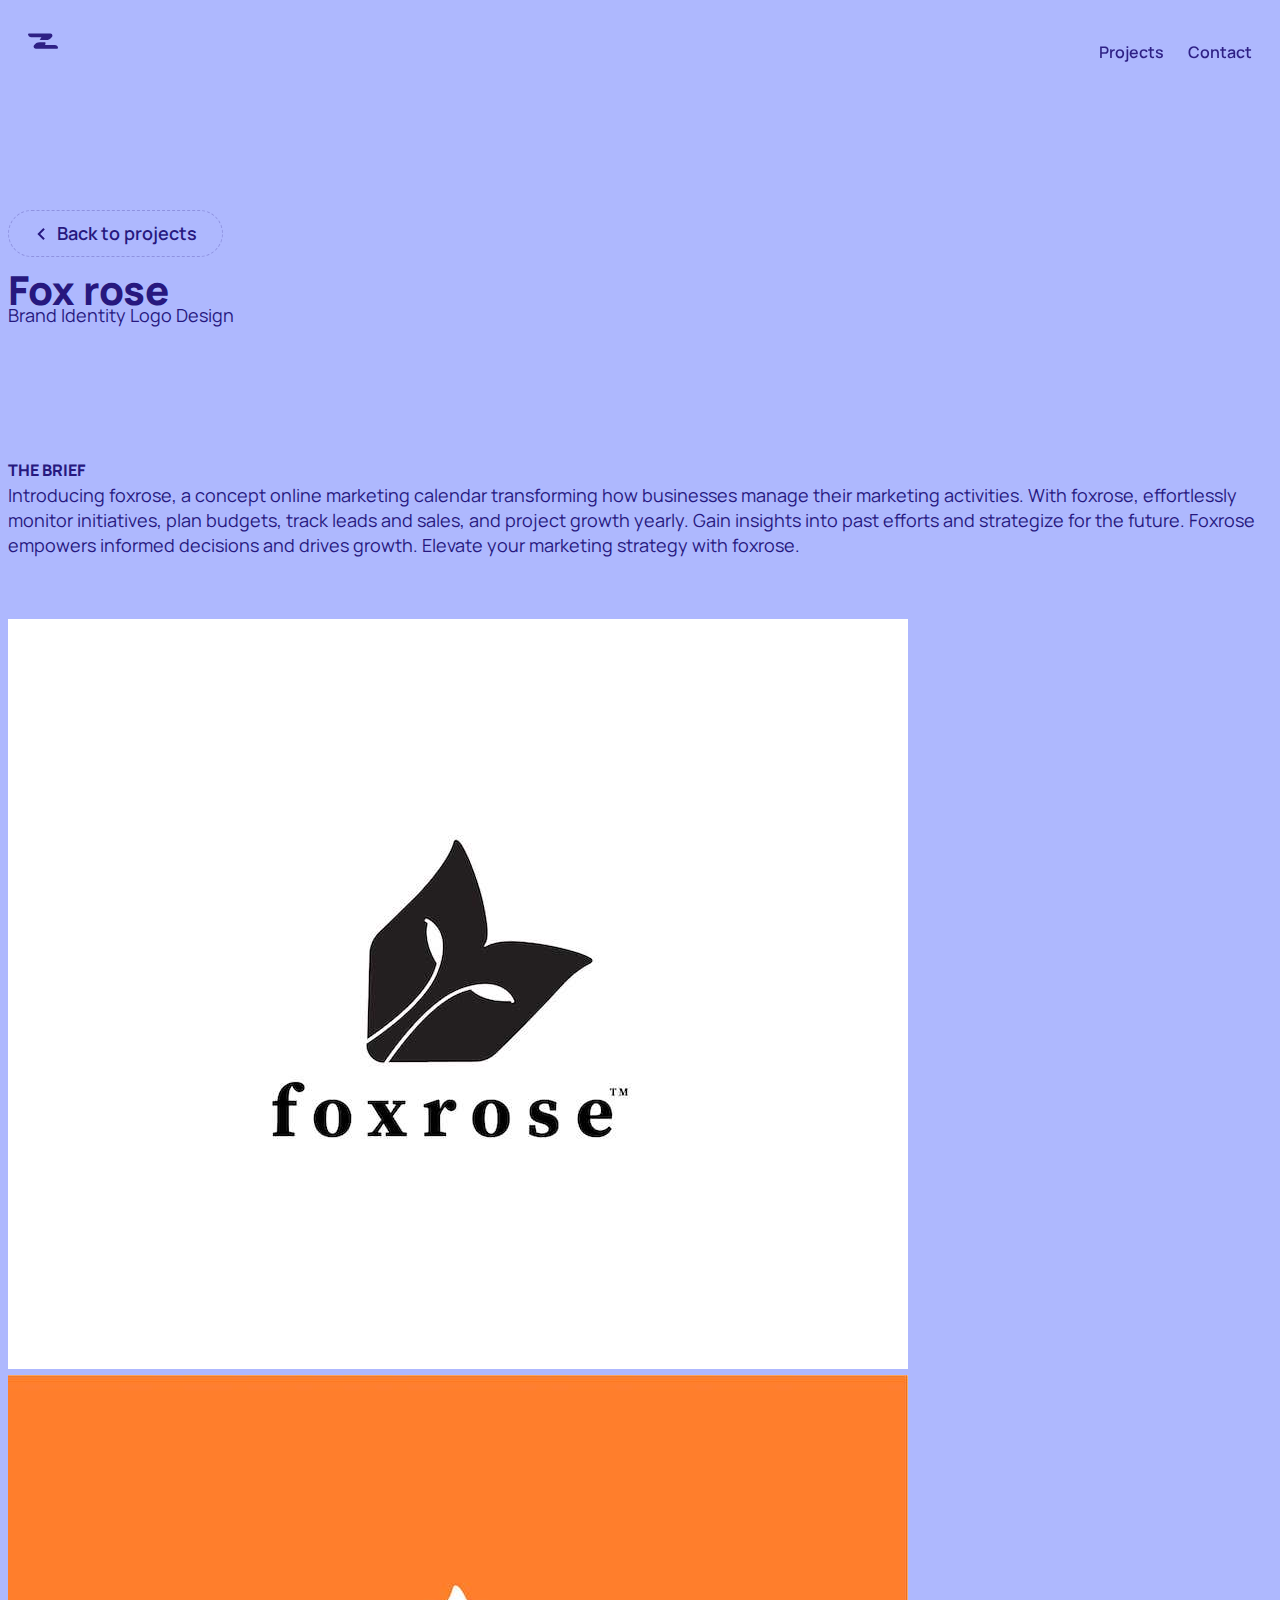
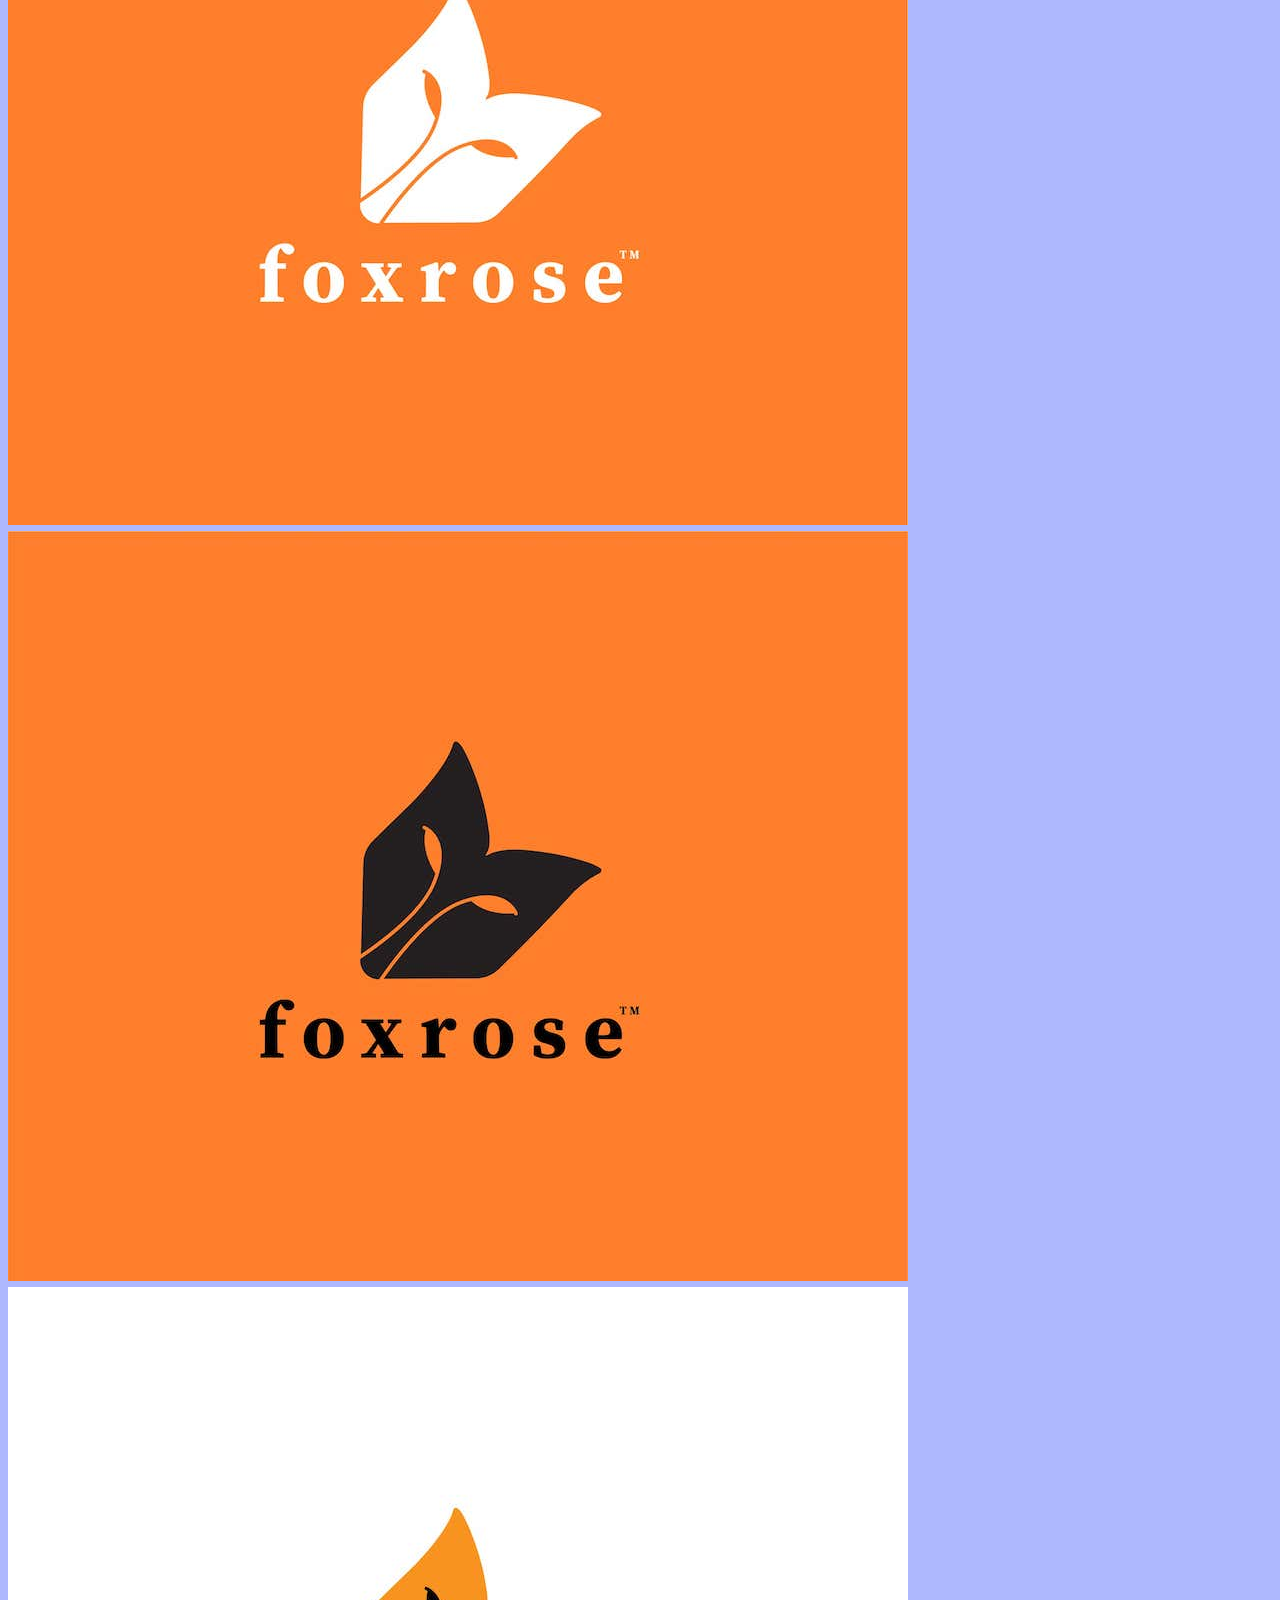
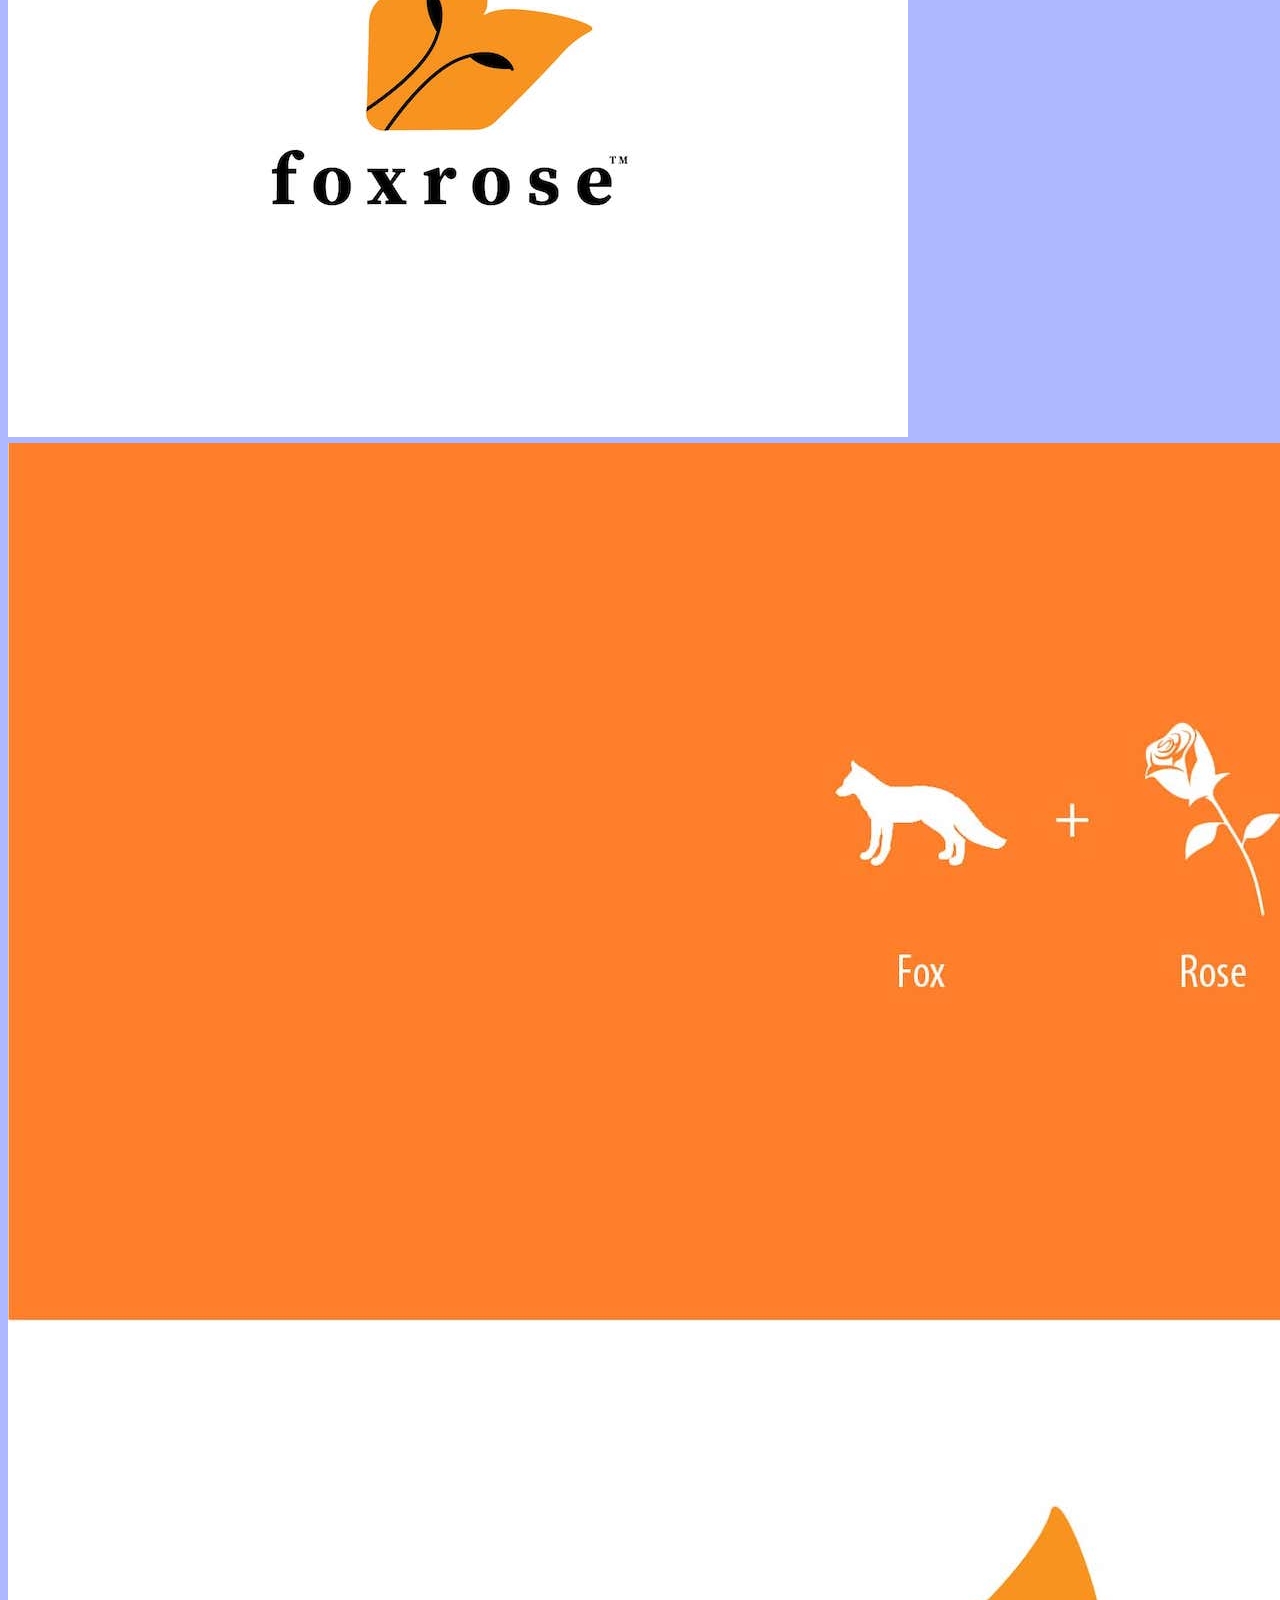
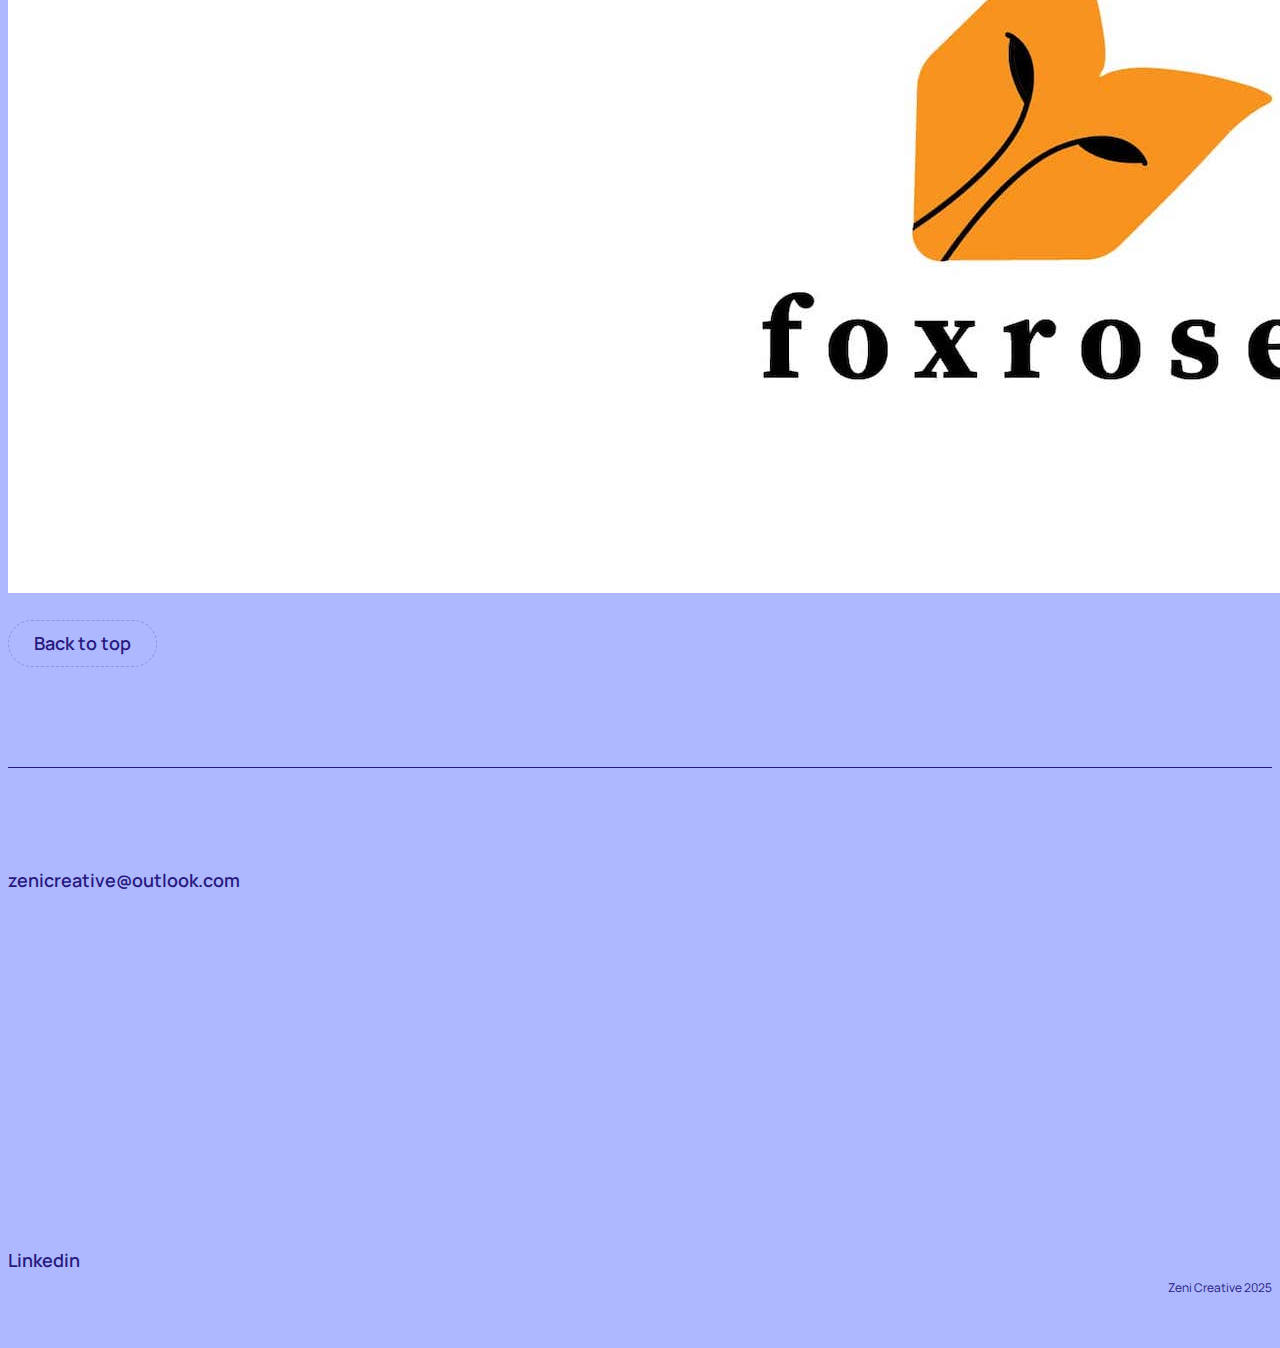
<file: projects/foxrose.html>
<!DOCTYPE html>
<html lang="en">
<meta charset="UTF-8">
<title>Fox rose | Zenidesigns</title>
<meta name="viewport" content="width=device-width,initial-scale=1">
<meta name="robots" content="noindex, nofollow">
<link rel="icon" type="image/x-icon" href="../images/favicon.png">
<link rel="stylesheet" href="https://cdn.jsdelivr.net/npm/bootstrap@5.1.3/dist/css/bootstrap.min.css"
    integrity="sha384-1BmE4kWBq78iYhFldvKuhfTAU6auU8tT94WrHftjDbrCEXSU1oBoqyl2QvZ6jIW3" crossorigin="anonymous">
<link rel="stylesheet" href="../css/style.css">


<body class="full-project">
    <!-- Header -->
    <header>
        <nav>
            <a href="../index.html" class="logo">
                <svg xmlns="http://www.w3.org/2000/svg" width="47.198" height="23.841" viewBox="0 0 47.198 23.841">
                    <g id="logo" transform="translate(-231.19 -242.16)">
                        <path id="Path_12" data-name="Path 12"
                            d="M251.99,248.9c-.5.516-.9.94-.9.943s-.572.6-1.277,1.334.84,1.336,3.429,1.336h6.127a11.529,11.529,0,0,0,5.557-1.319,14.817,14.817,0,0,0,3.122-2.665,4.489,4.489,0,0,0,1.586-3.268,3.293,3.293,0,0,0-3.207-3.1H232.8a1.608,1.608,0,0,0-1.607,1.607.91.91,0,0,0,.007.113,1.227,1.227,0,0,0,.052.308.252.252,0,0,0,.014.056,4.728,4.728,0,0,0,4.6,3.709h15.741C252.315,247.954,252.488,248.378,251.99,248.9Z"
                            fill="#fff" />
                        <path id="Path_13" data-name="Path 13"
                            d="M373.8,414.14v.012a1.609,1.609,0,0,1-1.607,1.608H338.631a3.27,3.27,0,0,1-3.271-3.271,3.809,3.809,0,0,1,1.115-2.47,19.82,19.82,0,0,1,3.243-3.294,6.011,6.011,0,0,1,2.418-.787,18.675,18.675,0,0,1,3.264-.278h6.127c2.592,0,3.782.969,2.641,2.154a3.326,3.326,0,0,0-.588.8h0c-.4.793-.045,1.357.992,1.357h14.549a4.675,4.675,0,0,1,2.53.742h0a4.73,4.73,0,0,1,2.064,2.924A1.536,1.536,0,0,1,373.8,414.14Z"
                            transform="translate(-95.416 -149.759)" fill="#fff" />
                    </g>
                </svg>
            </a>
            <ul>
                <li><a href="../index.html#project-section">Projects</a></li>
                <li><a href="#footer-section">Contact</a></li>
            </ul>
        </nav>
        <div class="container">
            <div class="row">
                <div class="col-xs-12 col-sm-12 col-md-9 col-lg-8">
                    <div class="header-text">
                        <a href="../index.html#project-section" class="back-to-jobs">
                            <?xml version="1.0" ?><svg height="48" viewBox="0 0 48 48" width="48"
                                xmlns="http://www.w3.org/2000/svg">
                                <path class="arrow" d="M14.83 16.42l9.17 9.17 9.17-9.17 2.83 2.83-12 12-12-12z" />
                                <path d="M0-.75h48v48h-48z" fill="none" />
                            </svg>
                            Back to projects
                        </a>
                        <h1>Fox rose</h1>
                        <p>Brand Identity Logo Design</p>
                    </div>
                </div>
            </div>
        </div>
    </header>
    <!-- Main -->
    <main>
        <section id="about-section">
            <div class="container">
                <div class="row pb-5 mb-4">
                    <div class="col-xs-12 col-sm-12 col-md-4 col-lg-4">
                        <h3>The Brief</h3>
                    </div>
                    <div class="col-xs-12 col-sm-12 col-md-8 col-lg-8">
                        <p>Introducing foxrose, a concept online marketing calendar transforming how businesses manage their
                            marketing activities. With foxrose, effortlessly monitor initiatives, plan budgets, track leads and sales, and project growth yearly. Gain insights into past efforts and strategize for the future. Foxrose empowers
                            informed decisions and drives growth. Elevate your marketing strategy with foxrose.</p>
                    </div>
                </div>
            </div>
        </section>
        <!-- Projects -->
        <section id="">
            <div class="container">
                <div class="row gx-5">
                    <div class="col-xs-12 col-sm-12 col-md-6 col-lg-6 mb-5">
                        <img src="../images/foxrose/foxrose-logo1.jpg" class="img-fluid" alt="">
                    </div>
                    <div class="col-xs-12 col-sm-12 col-md-6 col-lg-6 mb-5">
                        <img src="../images/foxrose/foxrose-logo2.jpg" class="img-fluid" alt="">
                    </div>
                </div>
                <div class="row gx-5">
                    <div class="col-xs-12 col-sm-12 col-md-6 col-lg-6 mb-5">
                        <img src="../images/foxrose/foxrose-logo3.jpg" class="img-fluid" alt="">
                    </div>
                    <div class="col-xs-12 col-sm-12 col-md-6 col-lg-6 mb-5">
                        <img src="../images/foxrose/foxrose-logo4.jpg" class="img-fluid" alt="">
                    </div>
                </div>
                <div class="row gx-5">
                    <div class="col-xs-12 col-sm-12 col-md-12 col-lg-12 mb-5">
                        <img src="../images/foxrose/foxrose-logo5.jpg" class="img-fluid" alt="">
                    </div>
                </div>
            </div>
            <div class="container">
                <div class="row">
                    <div class="col-sm-12 text-center">
                        <a href="#" class="back-to-top">Back to top</a>
                    </div>
                </div>
            </div>
        </section>
    </main>

   <!-- Footer -->
   <footer id="footer-section">
    <div class="container">
        <div class="row">
            <div class="col-sm-6">
                <div class="d-flex">
                    <div class="contact-info align-self-center">
                        <p>Have an idea and keen to know more?</p>
                        <h1>Contact me</h1>
                        <a href="mailto:zenicreative@outlook.com">zenicreative@outlook.com</a>
                    </div>
                </div>
            </div>
        </div>
        <div class="row footer-bottom">
            <div class="col-sm-6">
                <div class="socials">
                    <a href="https://www.linkedin.com/in/zenihoxha/" target="_blank">Linkedin</a>
                </div>
            </div>
            <div class="col-sm-6">
                <small class="copyright"> Zeni Creative 2025 </small>
            </div>
        </div>
    </div>
</footer>




    <script src="https://cdnjs.cloudflare.com/ajax/libs/jquery/3.6.0/jquery.min.js"
        integrity="sha512-894YE6QWD5I59HgZOGReFYm4dnWc1Qt5NtvYSaNcOP+u1T9qYdvdihz0PPSiiqn/+/3e7Jo4EaG7TubfWGUrMQ=="
        crossorigin="anonymous" referrerpolicy="no-referrer"></script>
    <script src="https://cdn.jsdelivr.net/npm/bootstrap@5.1.3/dist/js/bootstrap.min.js" crossorigin="anonymous">
    </script>
    <script src="../js/gsap.min.js"></script>
    <script src="../js/ScrollTrigger.min.js"></script>
    <script src="../js/scroll-out.js"></script>
    <script src="../js/main.js"></script>



</body>

</html>
</file>
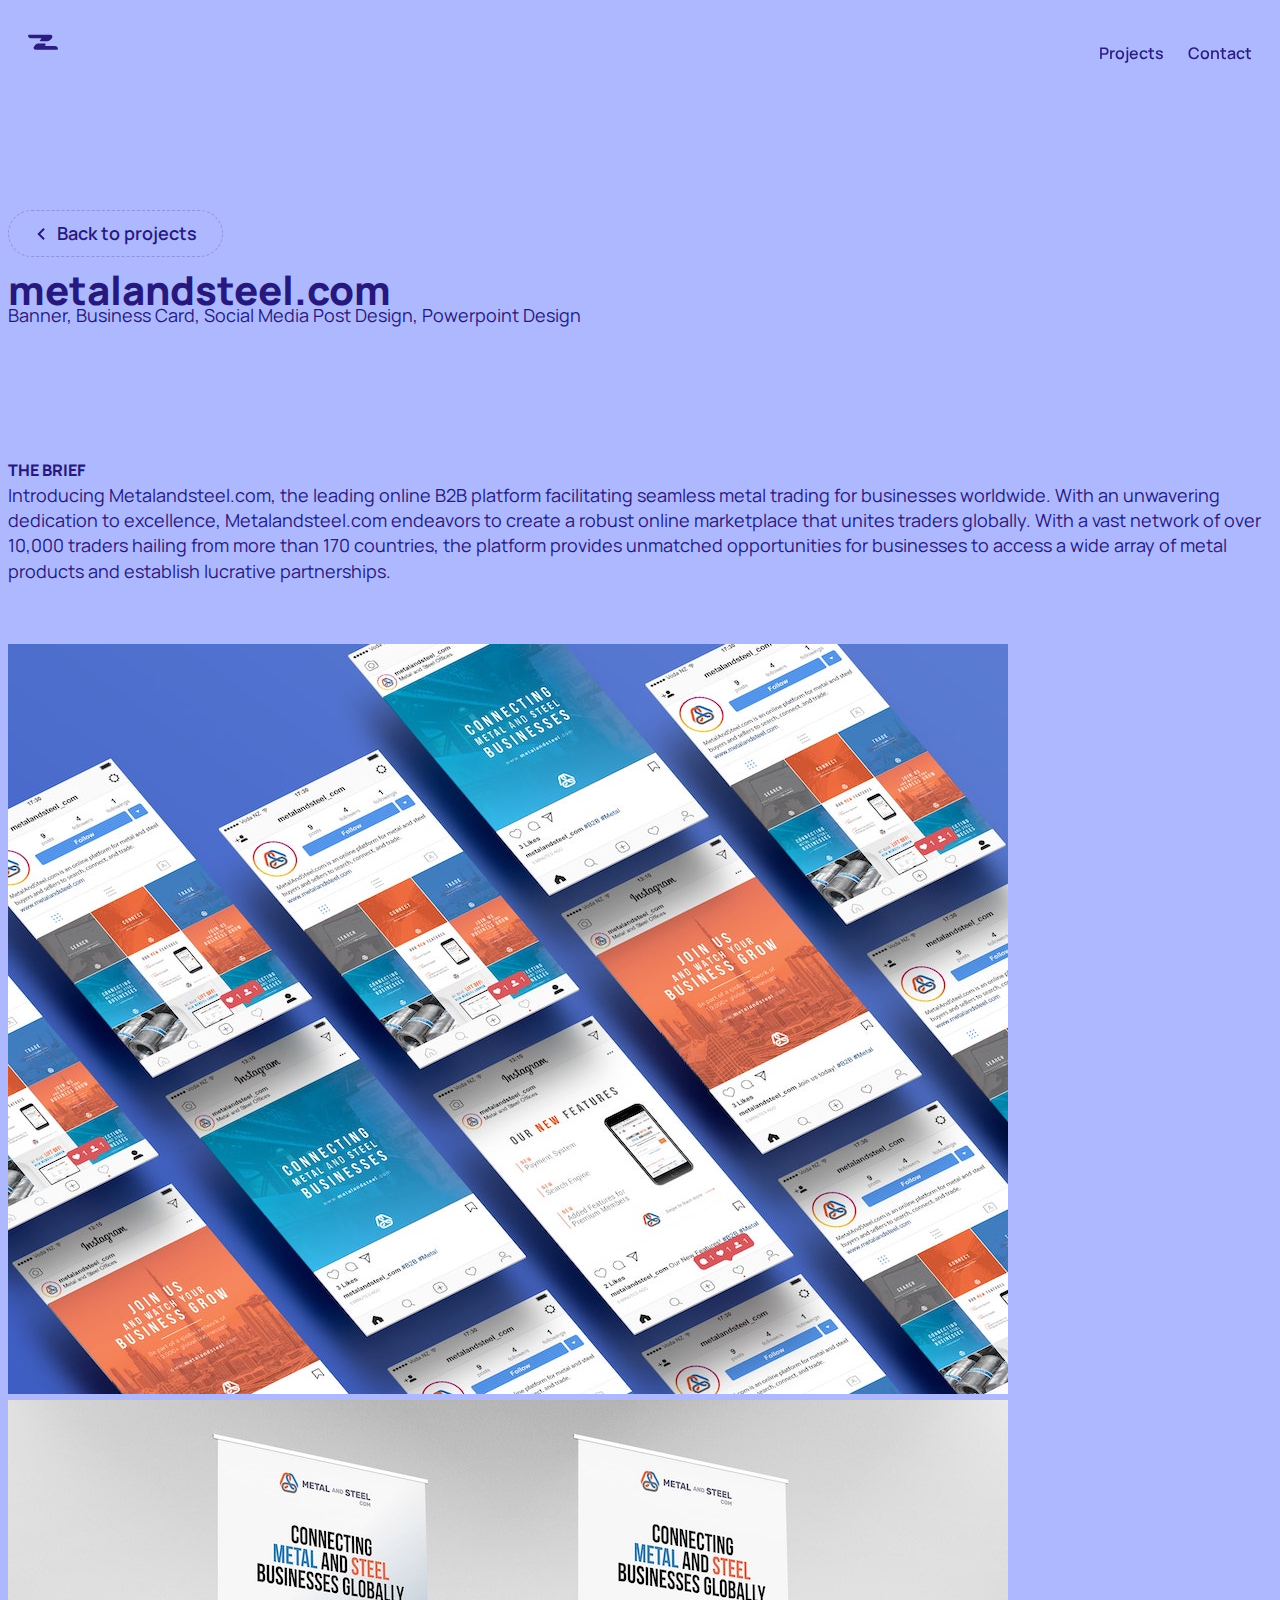
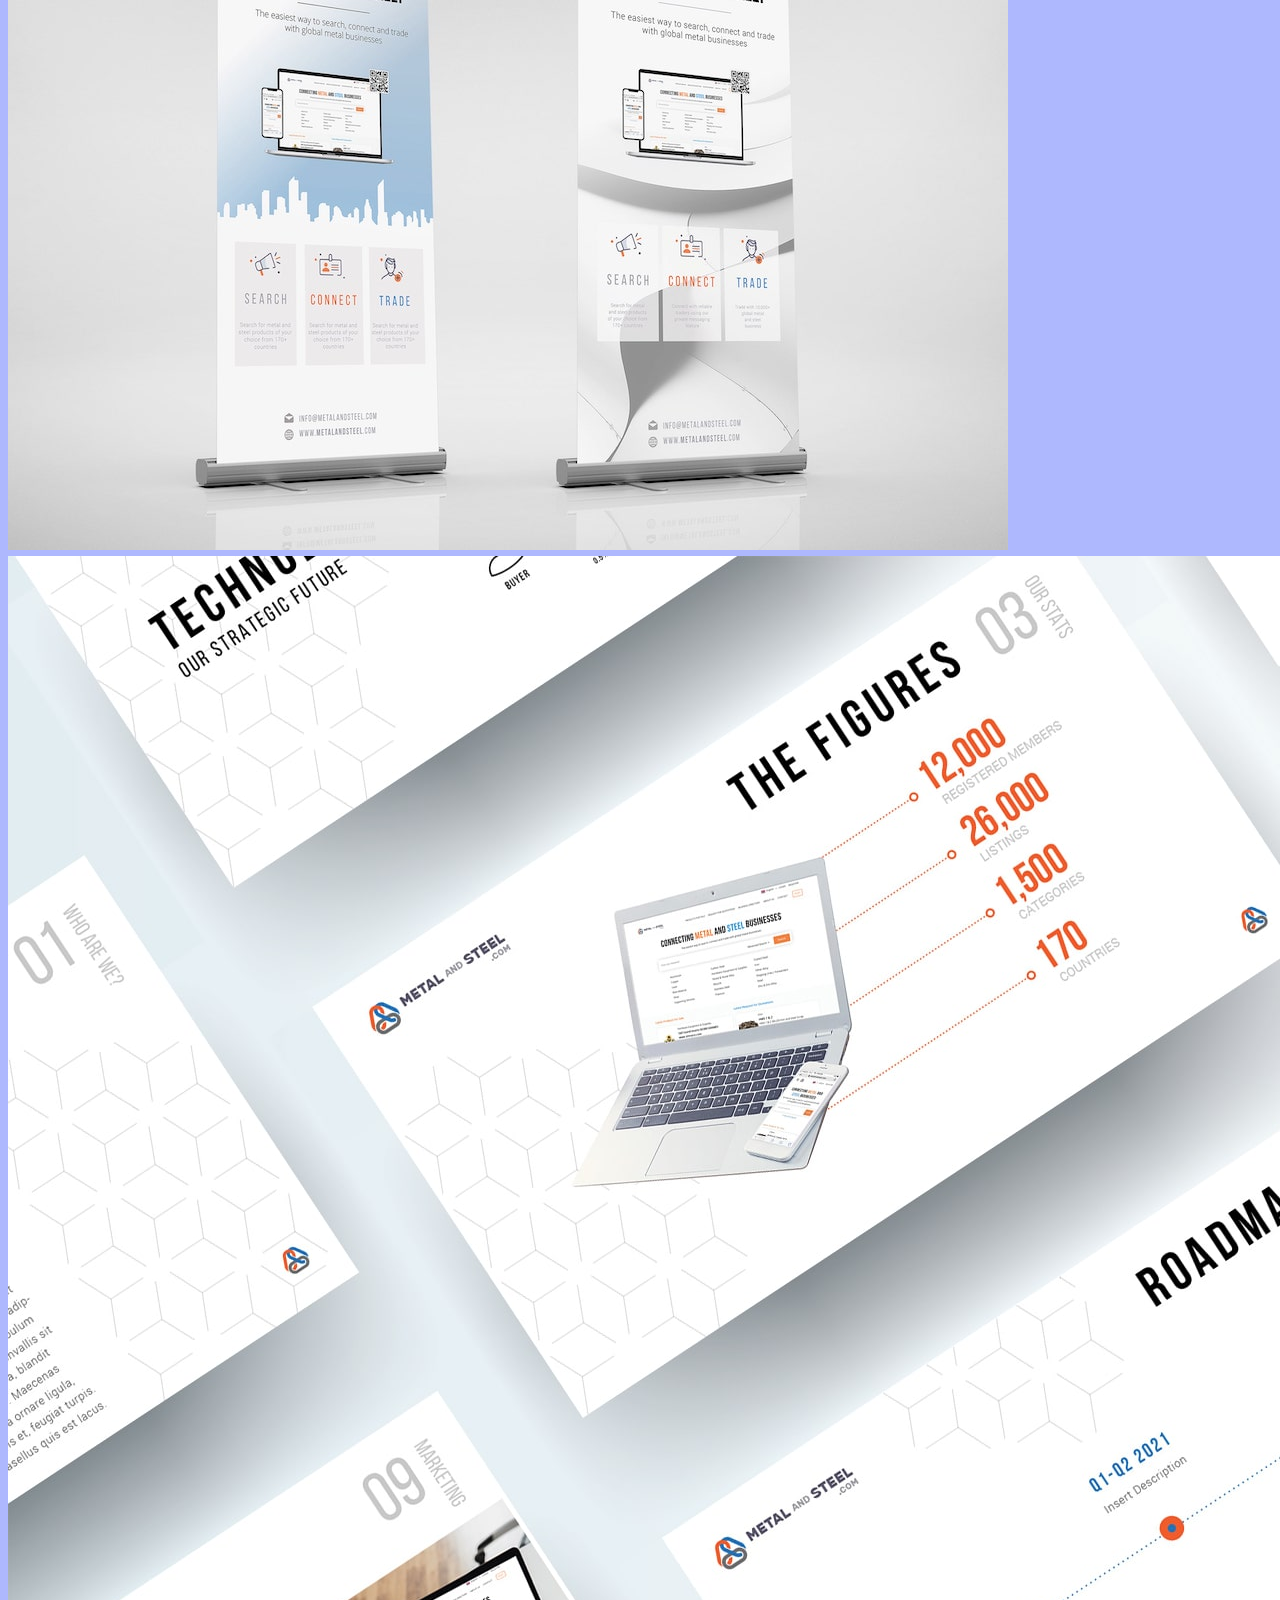
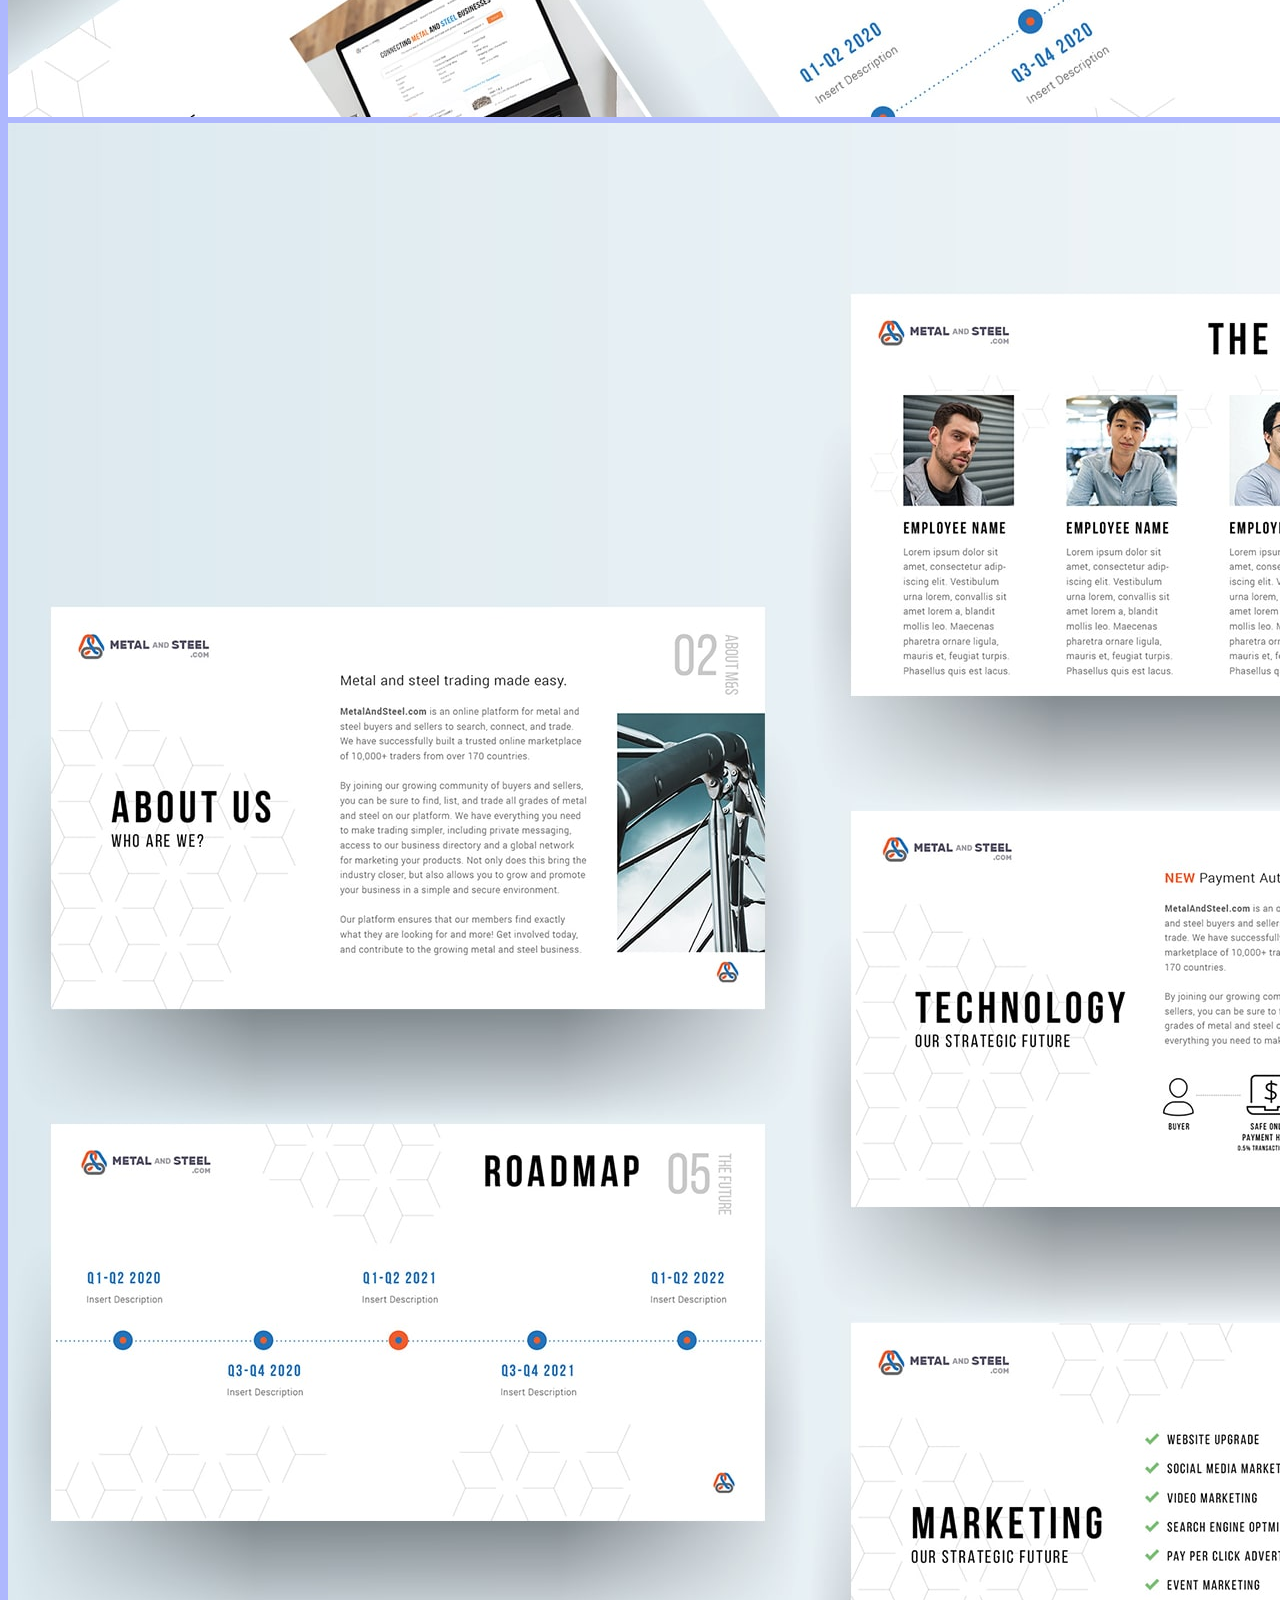
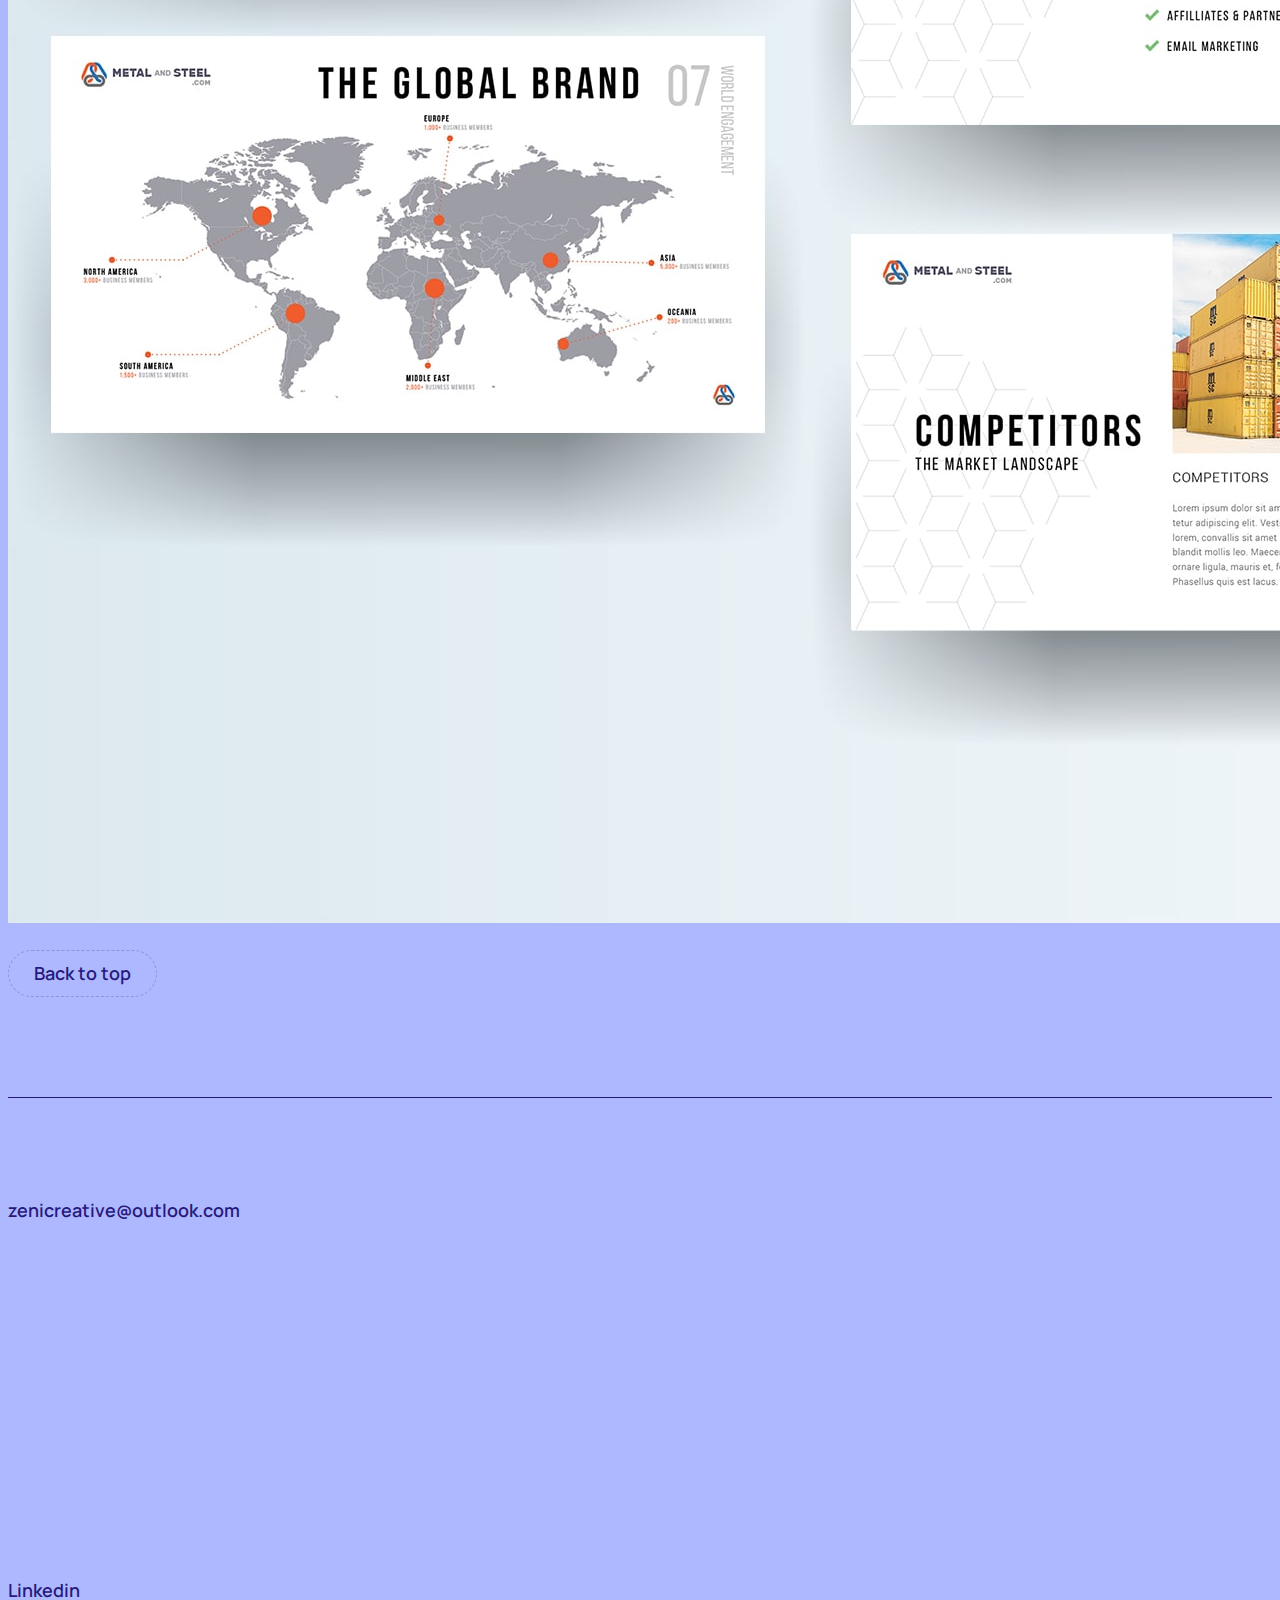
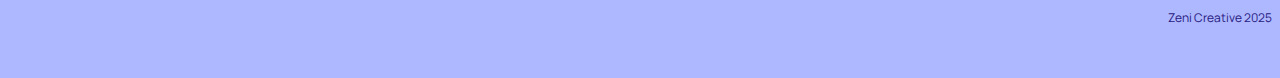
<file: projects/metalandsteel.html>
<!DOCTYPE html>
<html lang="en">
<meta charset="UTF-8">
<title>Metal and Steel | Zenidesigns</title>
<meta name="viewport" content="width=device-width,initial-scale=1">
<meta name="robots" content="noindex, nofollow">
<link rel="icon" type="image/x-icon" href="../images/favicon.png">
<link rel="stylesheet" href="https://cdn.jsdelivr.net/npm/bootstrap@5.1.3/dist/css/bootstrap.min.css"
    integrity="sha384-1BmE4kWBq78iYhFldvKuhfTAU6auU8tT94WrHftjDbrCEXSU1oBoqyl2QvZ6jIW3" crossorigin="anonymous">
<link rel="stylesheet" href="../css/style.css">


<body class="full-project">
    <!-- Header -->
    <header>
        <nav>
            <a href="../index.html" class="logo">
                <svg xmlns="http://www.w3.org/2000/svg" width="47.198" height="23.841" viewBox="0 0 47.198 23.841">
                    <g id="logo" transform="translate(-231.19 -242.16)">
                        <path id="Path_12" data-name="Path 12"
                            d="M251.99,248.9c-.5.516-.9.94-.9.943s-.572.6-1.277,1.334.84,1.336,3.429,1.336h6.127a11.529,11.529,0,0,0,5.557-1.319,14.817,14.817,0,0,0,3.122-2.665,4.489,4.489,0,0,0,1.586-3.268,3.293,3.293,0,0,0-3.207-3.1H232.8a1.608,1.608,0,0,0-1.607,1.607.91.91,0,0,0,.007.113,1.227,1.227,0,0,0,.052.308.252.252,0,0,0,.014.056,4.728,4.728,0,0,0,4.6,3.709h15.741C252.315,247.954,252.488,248.378,251.99,248.9Z"
                            fill="#fff" />
                        <path id="Path_13" data-name="Path 13"
                            d="M373.8,414.14v.012a1.609,1.609,0,0,1-1.607,1.608H338.631a3.27,3.27,0,0,1-3.271-3.271,3.809,3.809,0,0,1,1.115-2.47,19.82,19.82,0,0,1,3.243-3.294,6.011,6.011,0,0,1,2.418-.787,18.675,18.675,0,0,1,3.264-.278h6.127c2.592,0,3.782.969,2.641,2.154a3.326,3.326,0,0,0-.588.8h0c-.4.793-.045,1.357.992,1.357h14.549a4.675,4.675,0,0,1,2.53.742h0a4.73,4.73,0,0,1,2.064,2.924A1.536,1.536,0,0,1,373.8,414.14Z"
                            transform="translate(-95.416 -149.759)" fill="#fff" />
                    </g>
                </svg>
            </a>
            <ul>
                <li><a href="../index.html#project-section">Projects</a></li>
                <li><a href="#footer-section">Contact</a></li>
            </ul>
        </nav>
        <div class="container">
            <div class="row">
                <div class="col-xs-12 col-sm-12 col-md-9 col-lg-8">
                    <div class="header-text">
                        <a href="../index.html#project-section" class="back-to-jobs">
                            <?xml version="1.0" ?><svg height="48" viewBox="0 0 48 48" width="48"
                                xmlns="http://www.w3.org/2000/svg">
                                <path class="arrow" d="M14.83 16.42l9.17 9.17 9.17-9.17 2.83 2.83-12 12-12-12z" />
                                <path d="M0-.75h48v48h-48z" fill="none" />
                            </svg>
                            Back to projects
                        </a>
                        <h1>metalandsteel.com</h1>
                        <p>Banner, Business Card, Social Media Post Design, Powerpoint Design</p>
                    </div>
                </div>
            </div>
        </div>
    </header>
    <!-- Main -->
    <main>
        <section id="about-section">
            <div class="container">
                <div class="row pb-5 mb-4">
                    <div class="col-xs-12 col-sm-12 col-md-4 col-lg-4">
                        <h3>The Brief</h3>
                    </div>
                    <div class="col-xs-12 col-sm-12 col-md-8 col-lg-8">
                        <p>Introducing Metalandsteel.com, the leading online B2B platform facilitating seamless metal trading for
                            businesses worldwide. With an unwavering dedication to excellence, Metalandsteel.com endeavors to
                            create a robust online marketplace that unites traders globally. With a vast network of over 10,000 traders
                            hailing from more than 170 countries, the platform provides unmatched opportunities for businesses to
                            access a wide array of metal products and establish lucrative partnerships.</p>
                    </div>
                </div>
            </div>
        </section>
        <!-- Projects -->
        <section id="">
            <div class="container">

                <div class="row gx-5">
                    <div class="col-xs-12 col-sm-12 col-md-6 col-lg-6 mb-5">
                        <img src="../images/metalandsteel/metal-and-steel-insta.jpg" class="img-fluid" alt="">
                    </div>
                    <div class="col-xs-12 col-sm-12 col-md-6 col-lg-6 mb-5">
                        <img src="../images/metalandsteel/metal-and-steel-banner.jpg" class="img-fluid" alt="">
                    </div>
                </div>
                <div class="row gx-5">
                    <div class="col-xs-12 col-sm-12 col-md-12 col-lg-12 mb-5">
                        <img src="../images/metalandsteel/metal-and-steel-powerpoint2.jpg" class="img-fluid" alt="">
                    </div>
                </div>

                <div class="row gx-5">
                    <div class="col-xs-12 col-sm-12 col-md-12 col-lg-12 mb-5">
                        <img src="../images/metalandsteel/metal-and-steel-powerpoint.jpg" class="img-fluid" alt="">
                    </div>
                </div>
            </div>
            <div class="container">
                <div class="row">
                    <div class="col-sm-12 text-center">
                        <a href="#" class="back-to-top">Back to top</a>
                    </div>
                </div>
            </div>
        </section>
    </main>

   <!-- Footer -->
   <footer id="footer-section">
    <div class="container">
        <div class="row">
            <div class="col-sm-6">
                <div class="d-flex">
                    <div class="contact-info align-self-center">
                        <p>Have an idea and keen to know more?</p>
                        <h1>Contact me</h1>
                        <a href="mailto:zenicreative@outlook.com">zenicreative@outlook.com</a>
                    </div>
                </div>
            </div>
        </div>
        <div class="row footer-bottom">
            <div class="col-sm-6">
                <div class="socials">
                    <a href="https://www.linkedin.com/in/zenihoxha/" target="_blank">Linkedin</a>
                </div>
            </div>
            <div class="col-sm-6">
                <small class="copyright"> Zeni Creative 2025</small>
            </div>
        </div>
    </div>
</footer>




    <script src="https://cdnjs.cloudflare.com/ajax/libs/jquery/3.6.0/jquery.min.js"
        integrity="sha512-894YE6QWD5I59HgZOGReFYm4dnWc1Qt5NtvYSaNcOP+u1T9qYdvdihz0PPSiiqn/+/3e7Jo4EaG7TubfWGUrMQ=="
        crossorigin="anonymous" referrerpolicy="no-referrer"></script>
    <script src="https://cdn.jsdelivr.net/npm/bootstrap@5.1.3/dist/js/bootstrap.min.js" crossorigin="anonymous">
    </script>
    <script src="../js/gsap.min.js"></script>
    <script src="../js/ScrollTrigger.min.js"></script>
    <script src="../js/scroll-out.js"></script>
    <script src="../js/main.js"></script>



</body>

</html>
</file>
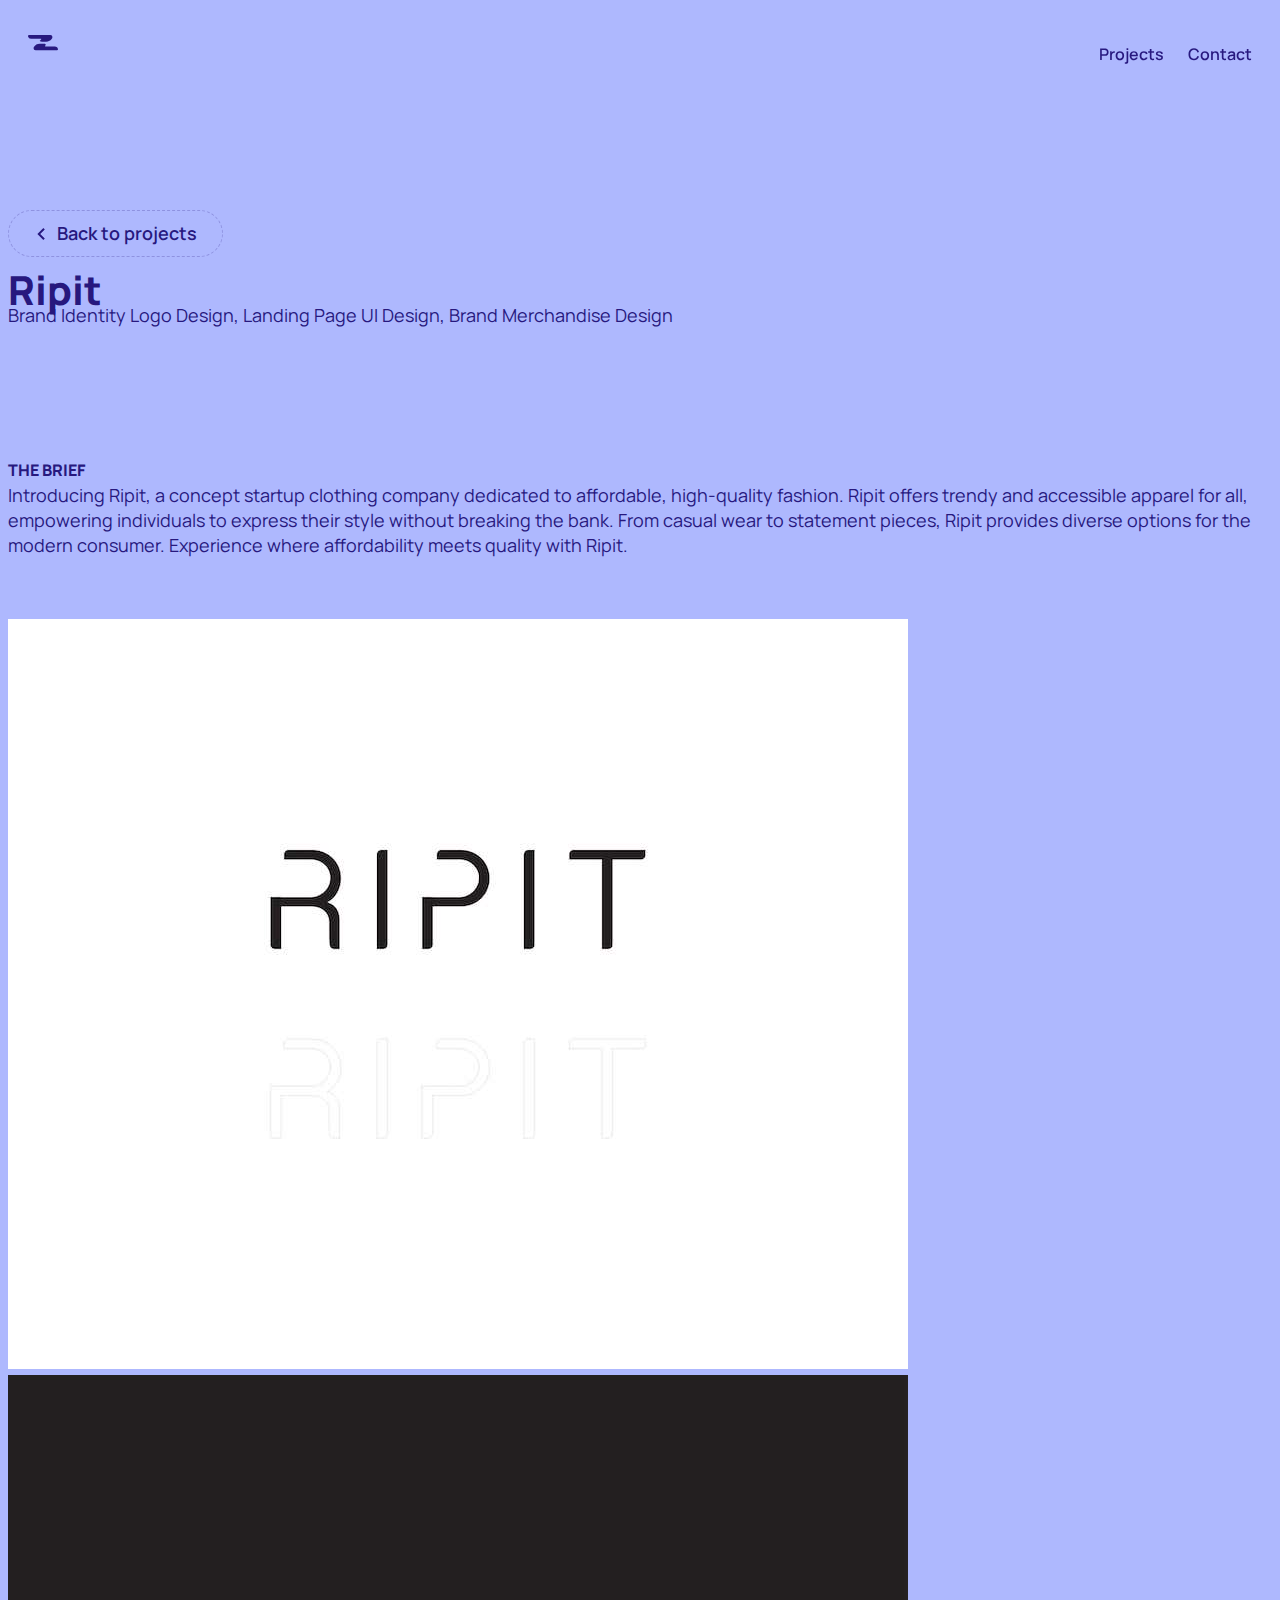
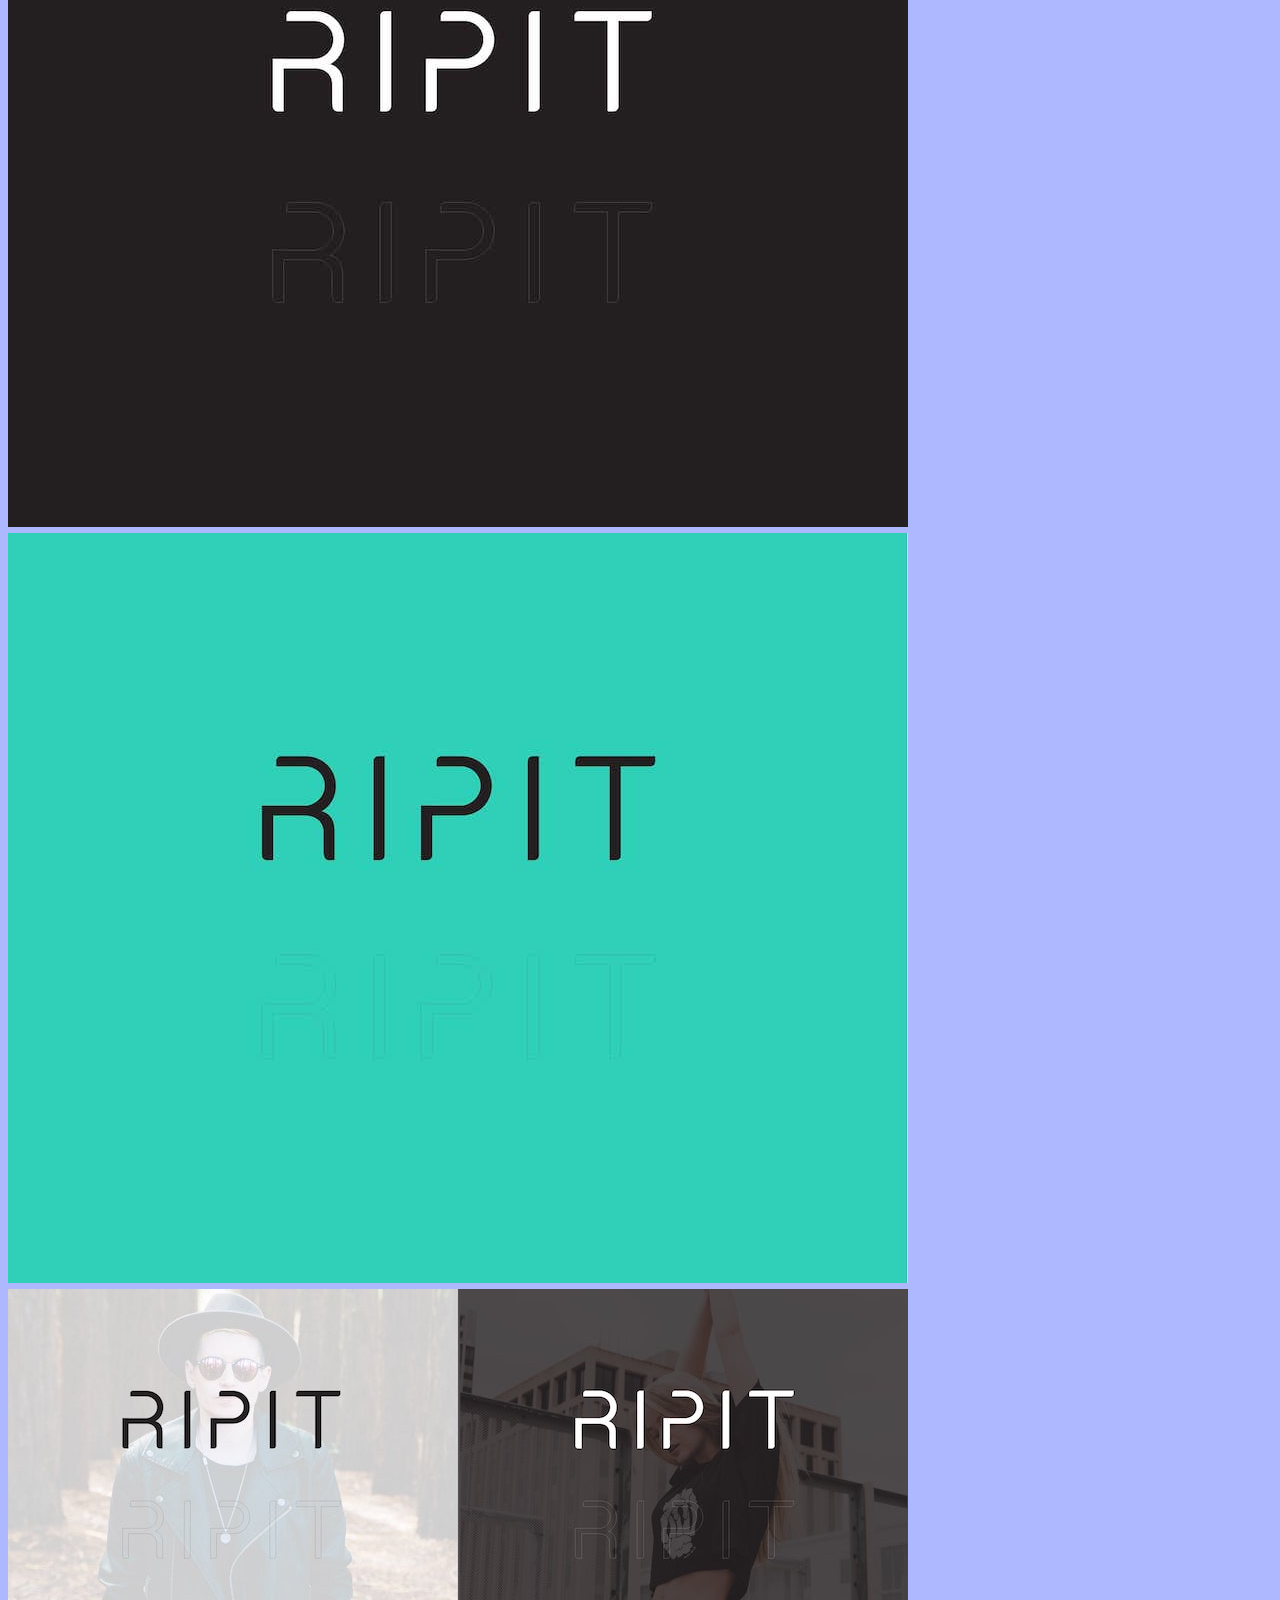
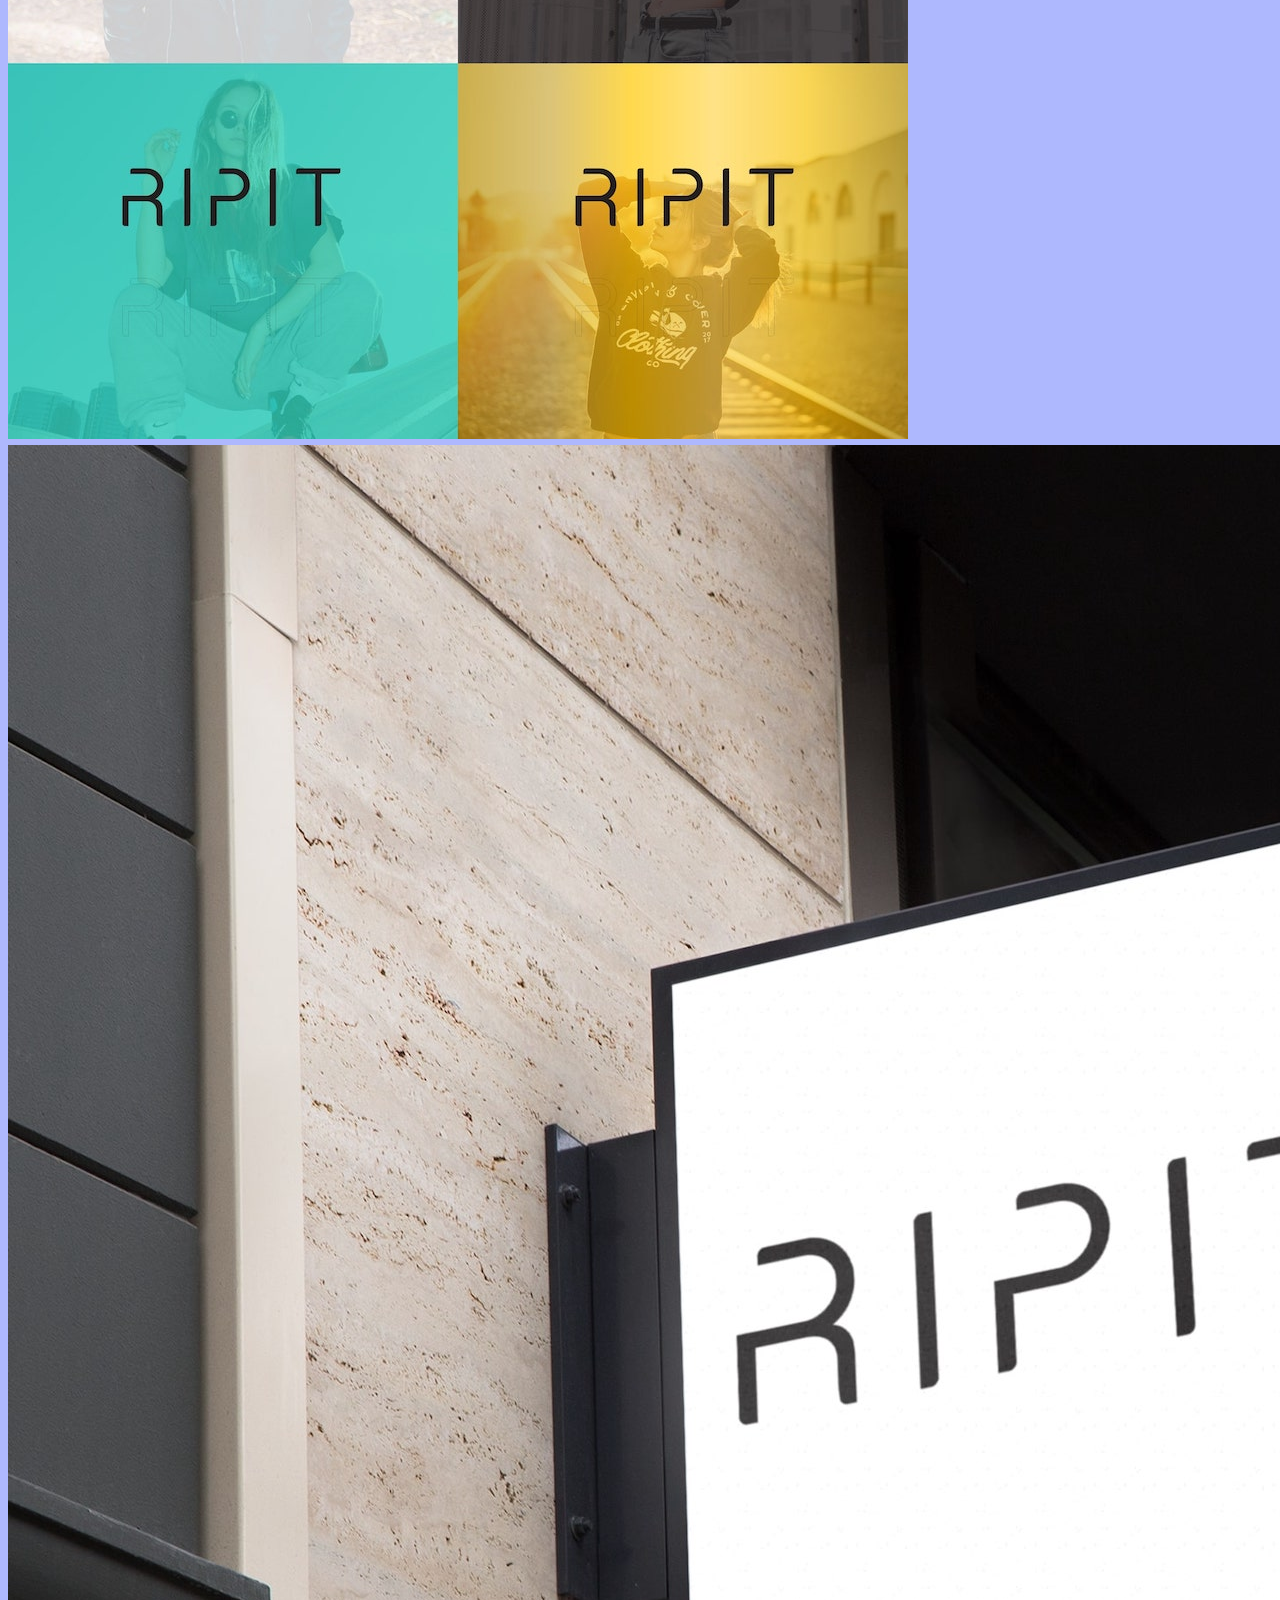
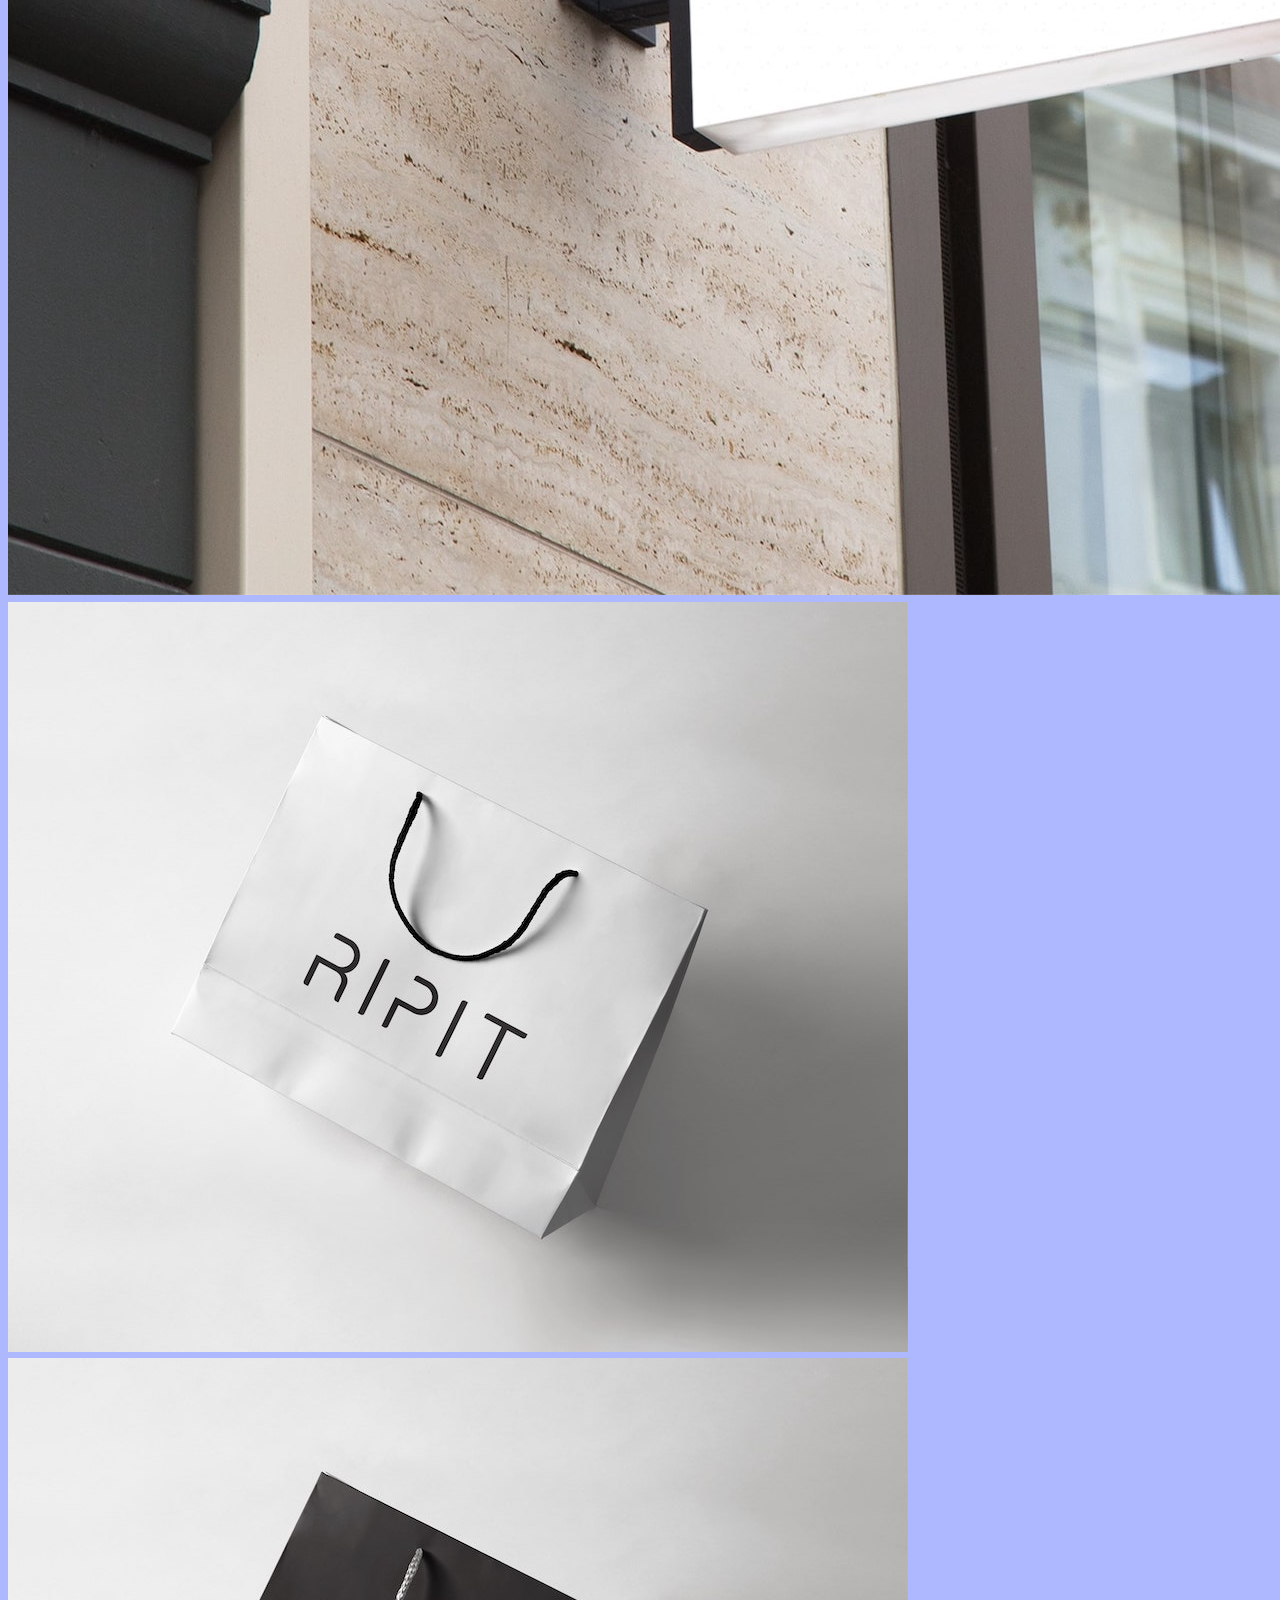
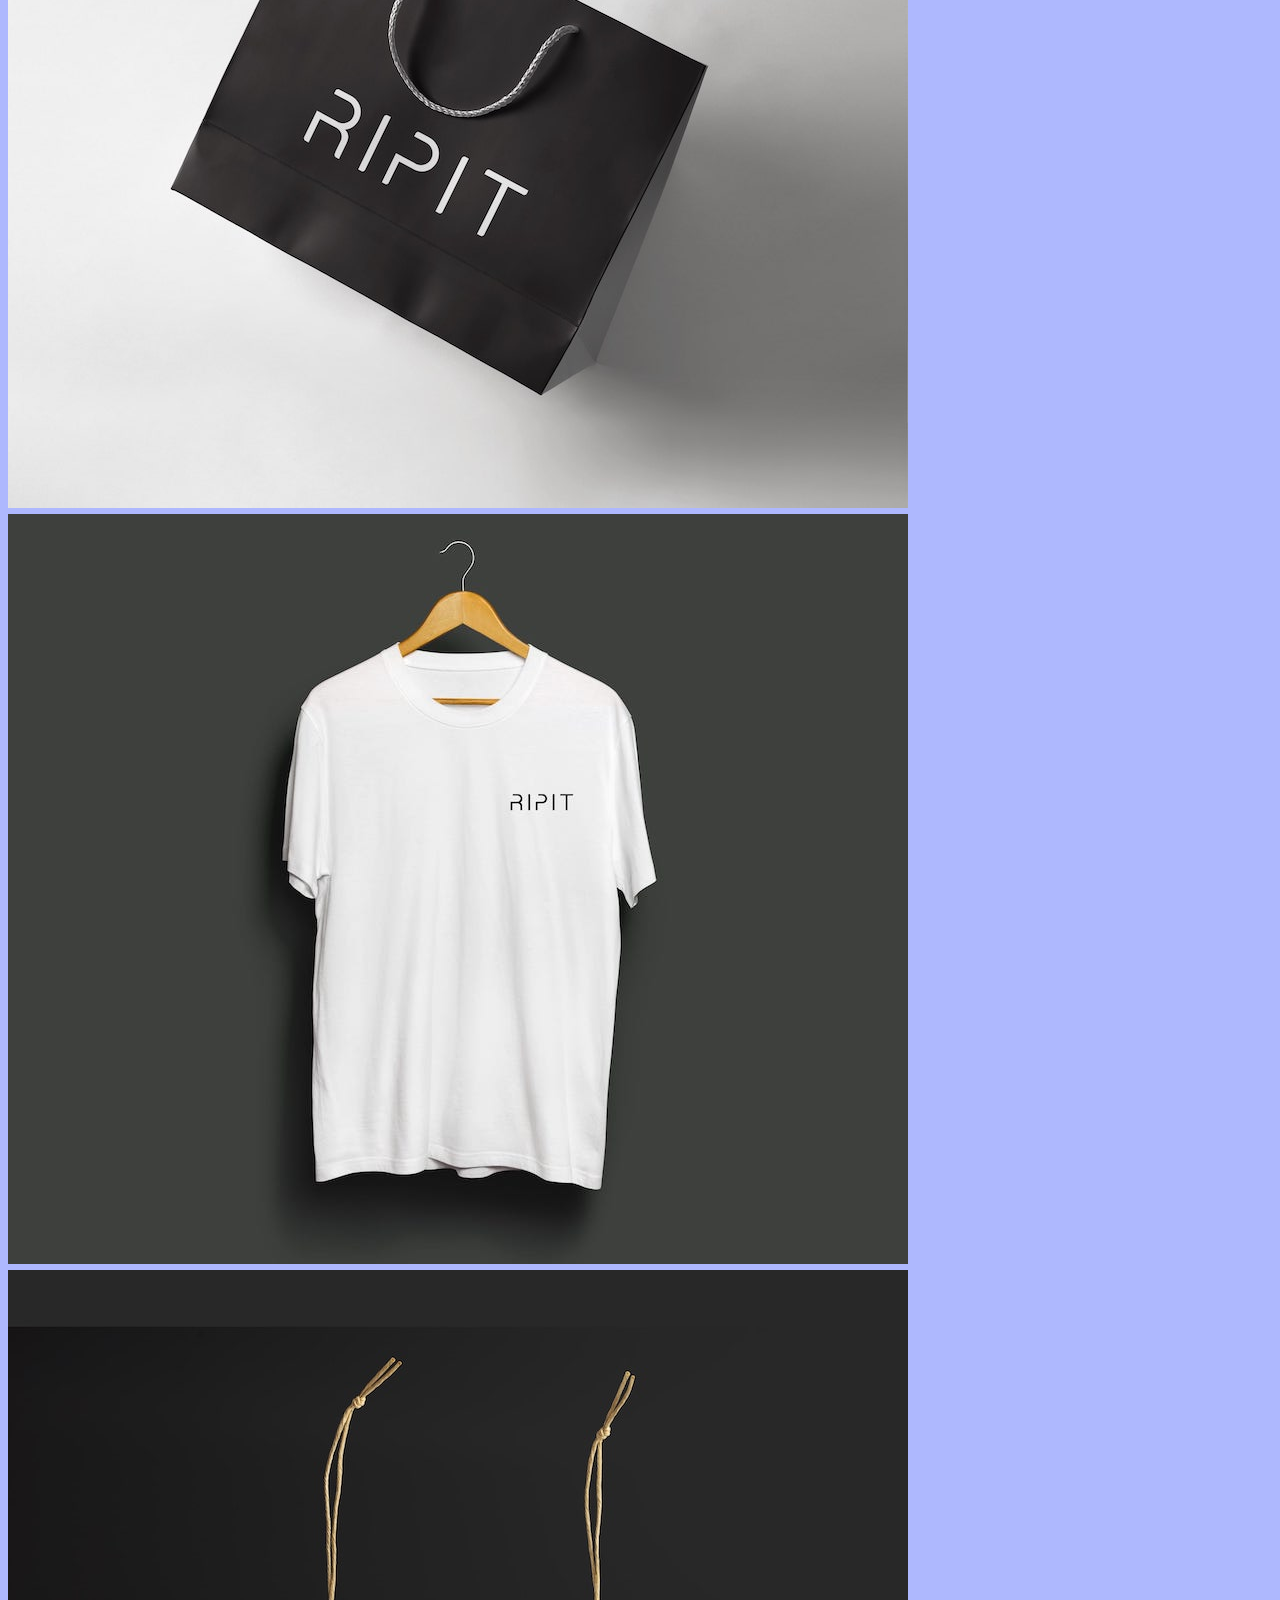
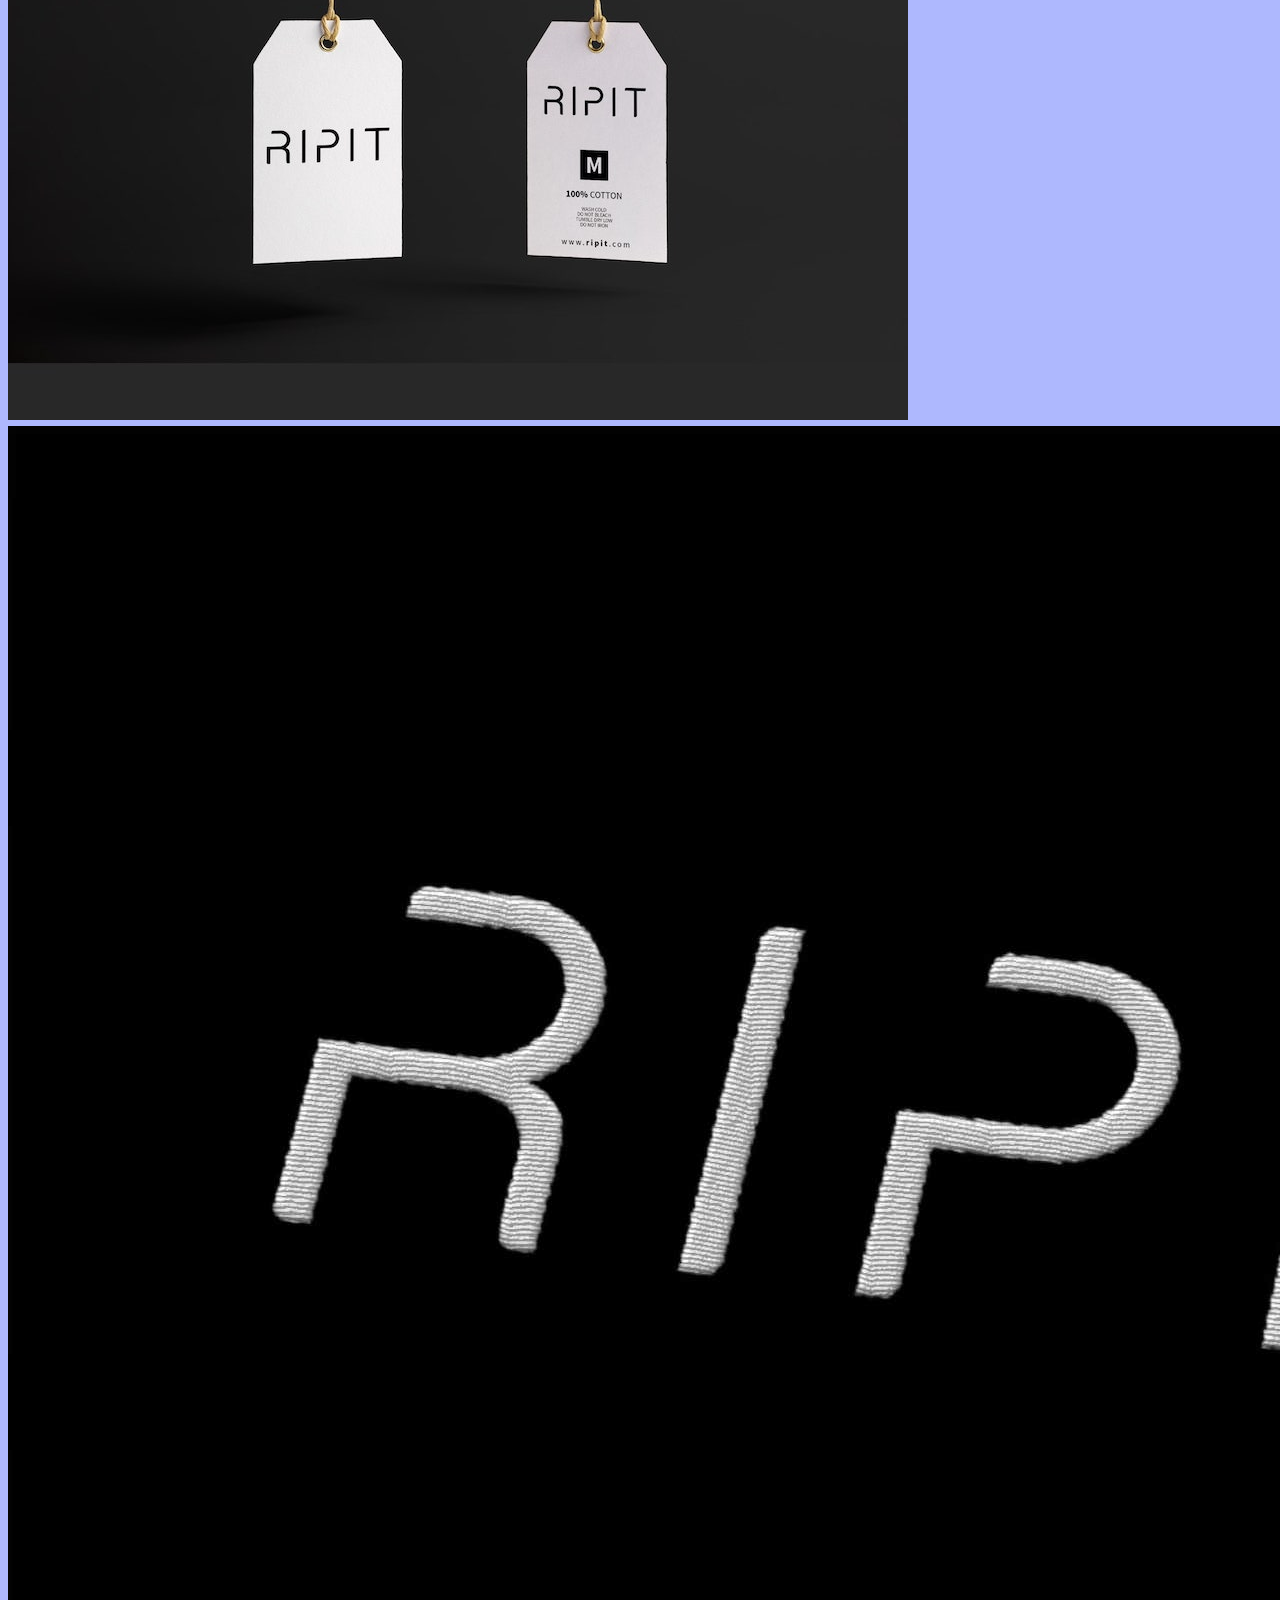
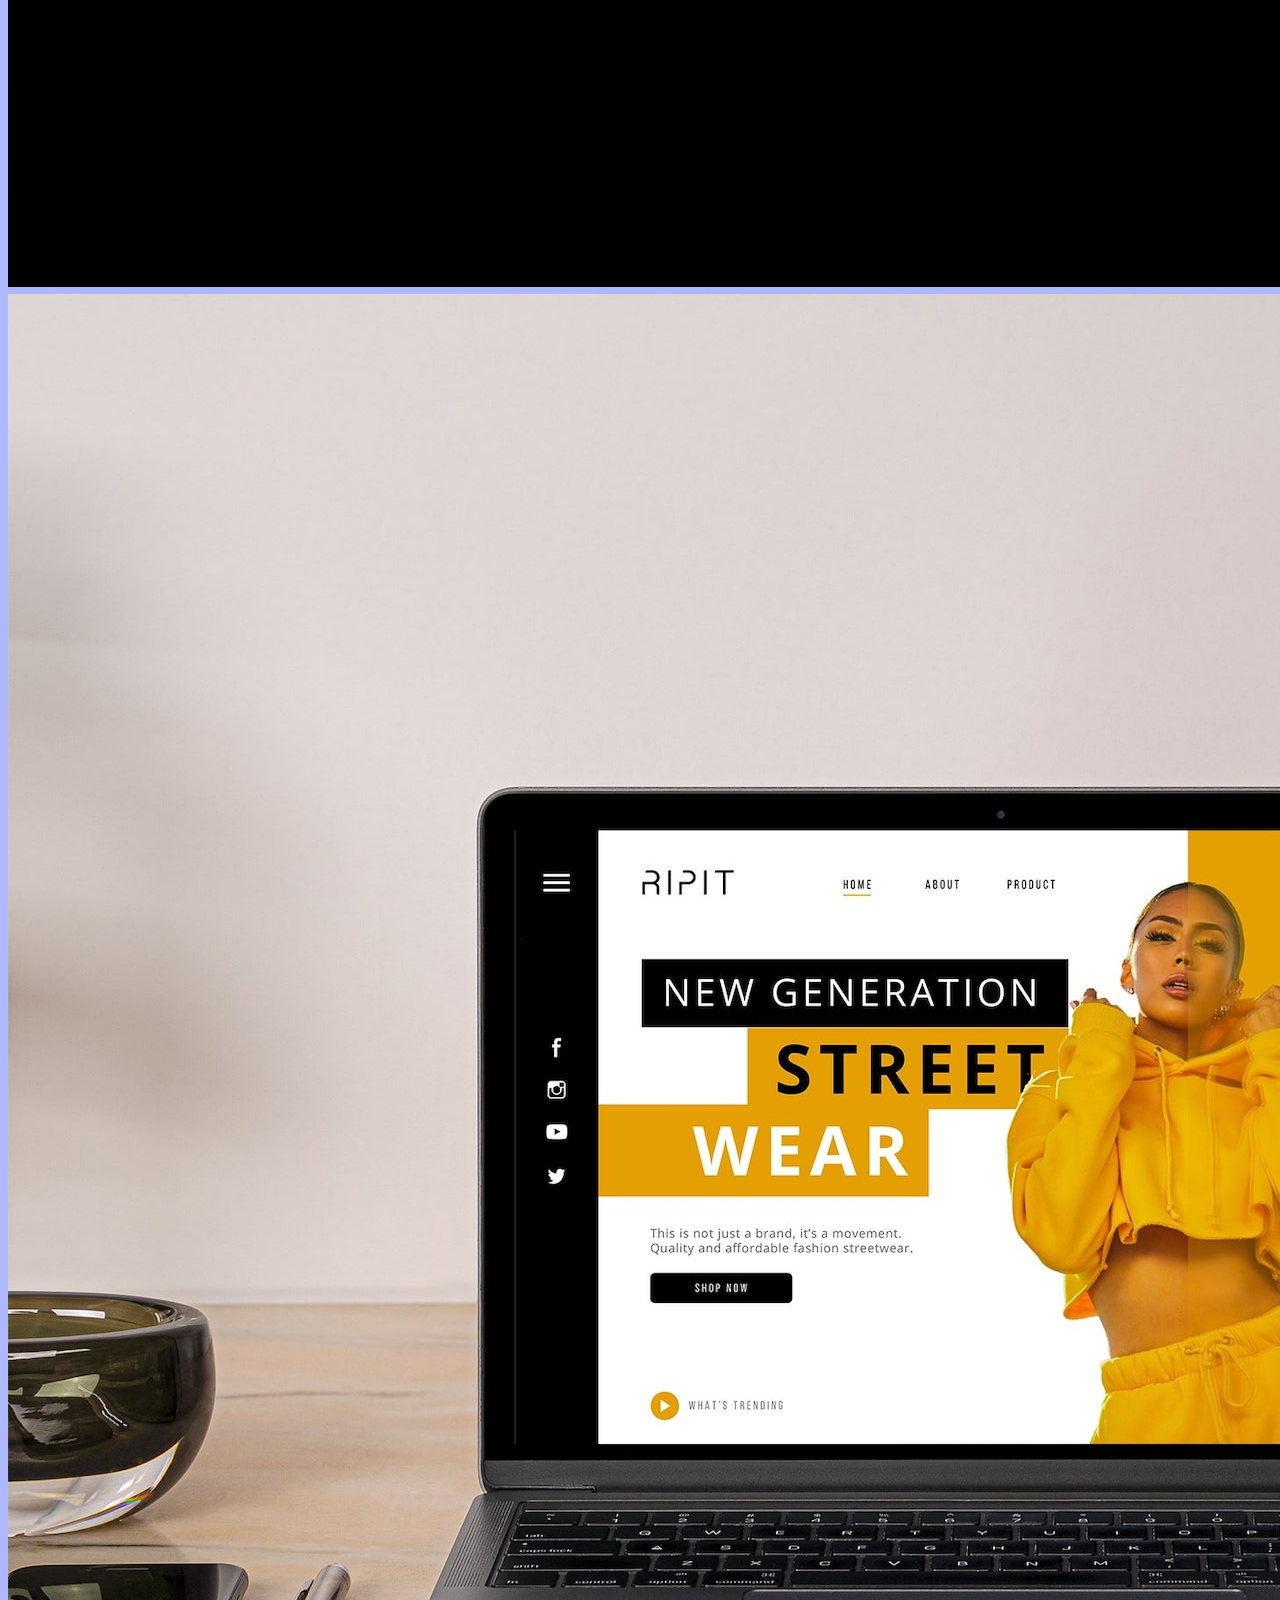
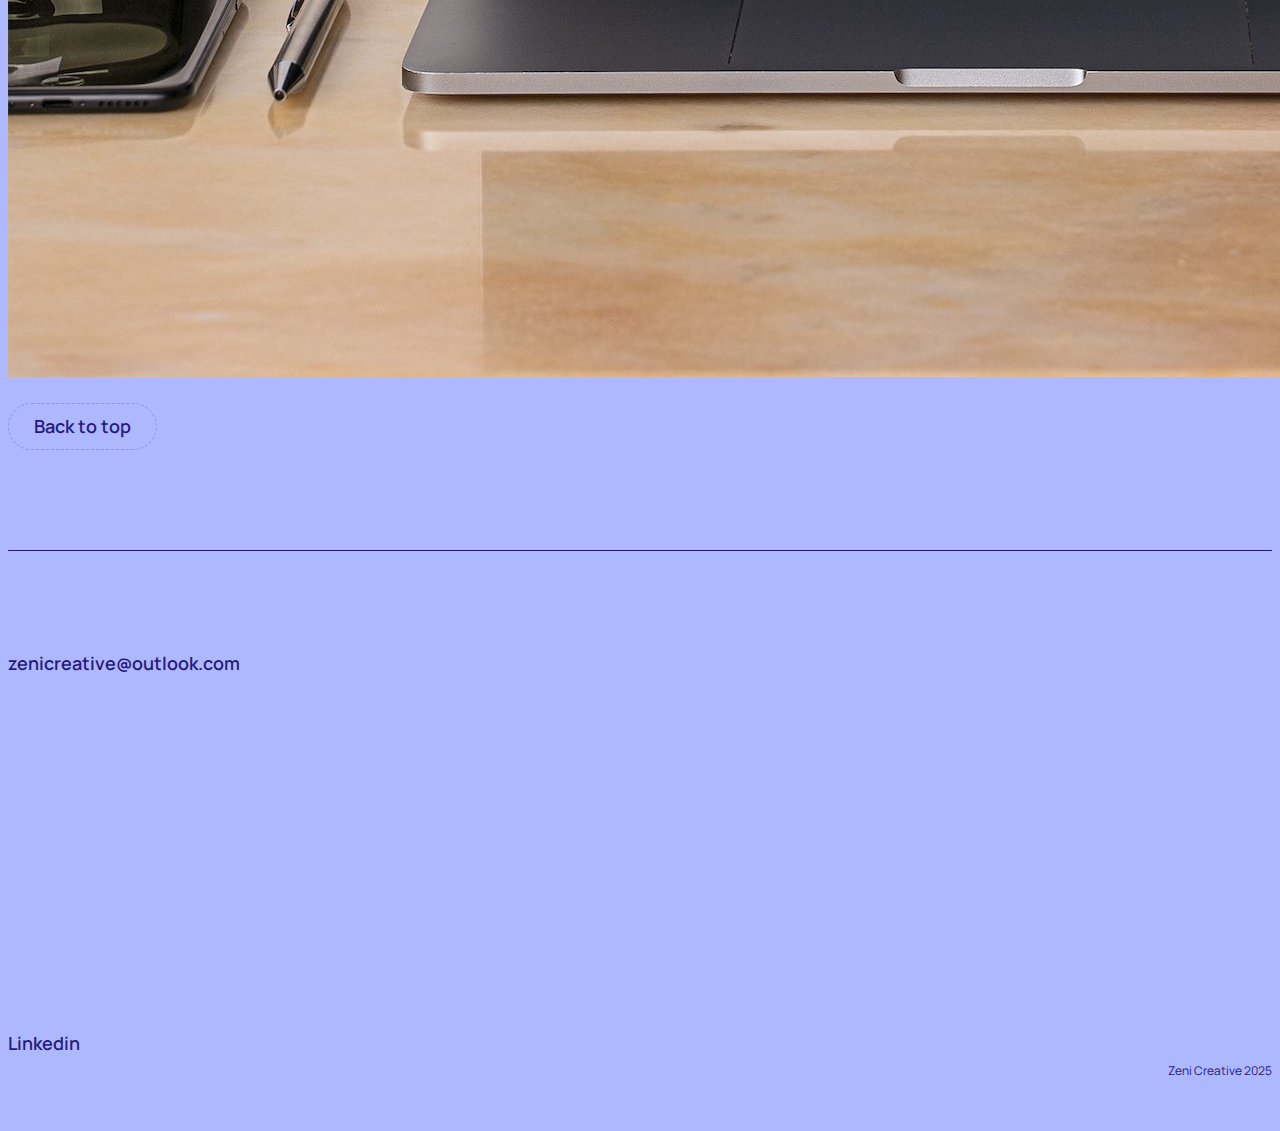
<file: projects/ripit.html>
<!DOCTYPE html>
<html lang="en">
<meta charset="UTF-8">
<title>Ripit | Zenidesigns</title>
<meta name="viewport" content="width=device-width,initial-scale=1">
<meta name="robots" content="noindex, nofollow">
<link rel="icon" type="image/x-icon" href="../images/favicon.png">
<link rel="stylesheet" href="https://cdn.jsdelivr.net/npm/bootstrap@5.1.3/dist/css/bootstrap.min.css"
    integrity="sha384-1BmE4kWBq78iYhFldvKuhfTAU6auU8tT94WrHftjDbrCEXSU1oBoqyl2QvZ6jIW3" crossorigin="anonymous">
<link rel="stylesheet" href="../css/style.css">


<body class="full-project">
    <!-- Header -->
    <header>
        <nav>
            <a href="../index.html" class="logo">
                <svg xmlns="http://www.w3.org/2000/svg" width="47.198" height="23.841" viewBox="0 0 47.198 23.841">
                    <g id="logo" transform="translate(-231.19 -242.16)">
                        <path id="Path_12" data-name="Path 12"
                            d="M251.99,248.9c-.5.516-.9.94-.9.943s-.572.6-1.277,1.334.84,1.336,3.429,1.336h6.127a11.529,11.529,0,0,0,5.557-1.319,14.817,14.817,0,0,0,3.122-2.665,4.489,4.489,0,0,0,1.586-3.268,3.293,3.293,0,0,0-3.207-3.1H232.8a1.608,1.608,0,0,0-1.607,1.607.91.91,0,0,0,.007.113,1.227,1.227,0,0,0,.052.308.252.252,0,0,0,.014.056,4.728,4.728,0,0,0,4.6,3.709h15.741C252.315,247.954,252.488,248.378,251.99,248.9Z"
                            fill="#fff" />
                        <path id="Path_13" data-name="Path 13"
                            d="M373.8,414.14v.012a1.609,1.609,0,0,1-1.607,1.608H338.631a3.27,3.27,0,0,1-3.271-3.271,3.809,3.809,0,0,1,1.115-2.47,19.82,19.82,0,0,1,3.243-3.294,6.011,6.011,0,0,1,2.418-.787,18.675,18.675,0,0,1,3.264-.278h6.127c2.592,0,3.782.969,2.641,2.154a3.326,3.326,0,0,0-.588.8h0c-.4.793-.045,1.357.992,1.357h14.549a4.675,4.675,0,0,1,2.53.742h0a4.73,4.73,0,0,1,2.064,2.924A1.536,1.536,0,0,1,373.8,414.14Z"
                            transform="translate(-95.416 -149.759)" fill="#fff" />
                    </g>
                </svg>
            </a>
            <ul>
                <li><a href="../index.html#project-section">Projects</a></li>
                <li><a href="#footer-section">Contact</a></li>
            </ul>
        </nav>
        <div class="container">
            <div class="row">
                <div class="col-xs-12 col-sm-12 col-md-9 col-lg-8">
                    <div class="header-text">
                        <a href="../index.html#project-section" class="back-to-jobs">
                            <?xml version="1.0" ?><svg height="48" viewBox="0 0 48 48" width="48"
                                xmlns="http://www.w3.org/2000/svg">
                                <path class="arrow" d="M14.83 16.42l9.17 9.17 9.17-9.17 2.83 2.83-12 12-12-12z" />
                                <path d="M0-.75h48v48h-48z" fill="none" />
                            </svg>
                            Back to projects
                        </a>
                        <h1>Ripit</h1>
                        <p>Brand Identity Logo Design, Landing Page UI Design, Brand Merchandise Design </p>
                    </div>
                </div>
            </div>
        </div>
    </header>
    <!-- Main -->
    <main>
        <section id="about-section">
            <div class="container">
                <div class="row pb-5 mb-4">
                    <div class="col-xs-12 col-sm-12 col-md-4 col-lg-4">
                        <h3>The Brief</h3>
                    </div>
                    <div class="col-xs-12 col-sm-12 col-md-8 col-lg-8">
                        <p>Introducing Ripit, a concept startup clothing company dedicated to affordable, high-quality fashion. Ripit
                            offers trendy and accessible apparel for all, empowering individuals to express their style without breaking
                            the bank. From casual wear to statement pieces, Ripit provides diverse options for the modern consumer.
                            Experience where affordability meets quality with Ripit. </p>
                    </div>
                </div>
            </div>
        </section>
        <!-- Projects -->
        <section id="">
            <div class="container">

                <div class="row gx-5">
                    <div class="col-xs-12 col-sm-12 col-md-6 col-lg-6 mb-5">
                        <img src="../images/ripit/ripit-logo3.jpg" class="img-fluid" alt="">
                    </div>
                    <div class="col-xs-12 col-sm-12 col-md-6 col-lg-6 mb-5">
                        <img src="../images/ripit/ripit-logo4.jpg" class="img-fluid" alt="">
                    </div>
                </div>

                <div class="row gx-5">
                    <div class="col-xs-12 col-sm-12 col-md-6 col-lg-6 mb-5">
                        <img src="../images/ripit/ripit-logo5.jpg" class="img-fluid" alt="">
                    </div>
                    <div class="col-xs-12 col-sm-12 col-md-6 col-lg-6 mb-5">
                        <img src="../images/ripit/ripit-logo.jpg" class="img-fluid" alt="">
                    </div>
                </div>





                <div class="row gx-5">
                    <div class="col-xs-12 col-sm-12 col-md-12 col-lg-12 mb-5">
                        <img src="../images/ripit/ripit-sign.jpg" class="img-fluid" alt="">
                    </div>
                </div>

                <div class="row gx-5">
                    <div class="col-xs-12 col-sm-12 col-md-6 col-lg-6 mb-5">
                        <img src="../images/ripit/ripit-bag1.jpg" class="img-fluid" alt="">
                    </div>
                    <div class="col-xs-12 col-sm-12 col-md-6 col-lg-6 mb-5">
                        <img src="../images/ripit/ripit-bag2.jpg" class="img-fluid" alt="">
                    </div>
                </div>
                <div class="row gx-5">
                    <div class="col-xs-12 col-sm-12 col-md-6 col-lg-6 mb-5">
                        <img src="../images/ripit/ripit-shirt.jpg" class="img-fluid" alt="">
                    </div>
                    <div class="col-xs-12 col-sm-12 col-md-6 col-lg-6 mb-5">
                        <img src="../images/ripit/ripit-tag.jpg" class="img-fluid" alt="">
                    </div>
                </div>
                <div class="row gx-5">
                    <div class="col-xs-12 col-sm-12 col-md-12 col-lg-12 mb-5">
                        <img src="../images/ripit/ripit-logo2.jpg" class="img-fluid" alt="">
                    </div>
                </div>
                <div class="row gx-5">
                    <div class="col-xs-12 col-sm-12 col-md-12 col-lg-12 mb-5">
                        <img src="../images/ripit/ripit-web.jpg" class="img-fluid" alt="">
                    </div>
                </div>







            </div>
            <div class="container">
                <div class="row">
                    <div class="col-sm-12 text-center">
                        <a href="#" class="back-to-top">Back to top</a>
                    </div>
                </div>
            </div>
        </section>
    </main>

   <!-- Footer -->
   <footer id="footer-section">
    <div class="container">
        <div class="row">
            <div class="col-sm-6">
                <div class="d-flex">
                    <div class="contact-info align-self-center">
                        <p>Have an idea and keen to know more?</p>
                        <h1>Contact me</h1>
                        <a href="mailto:zenicreative@outlook.com">zenicreative@outlook.com</a>
                    </div>
                </div>
            </div>
        </div>
        <div class="row footer-bottom">
            <div class="col-sm-6">
                <div class="socials">
                    <a href="https://www.linkedin.com/in/zenihoxha/" target="_blank">Linkedin</a>
                </div>
            </div>
            <div class="col-sm-6">
                <small class="copyright"> Zeni Creative 2025 </small>
            </div>
        </div>
    </div>
</footer>




    <script src="https://cdnjs.cloudflare.com/ajax/libs/jquery/3.6.0/jquery.min.js"
        integrity="sha512-894YE6QWD5I59HgZOGReFYm4dnWc1Qt5NtvYSaNcOP+u1T9qYdvdihz0PPSiiqn/+/3e7Jo4EaG7TubfWGUrMQ=="
        crossorigin="anonymous" referrerpolicy="no-referrer"></script>
    <script src="https://cdn.jsdelivr.net/npm/bootstrap@5.1.3/dist/js/bootstrap.min.js" crossorigin="anonymous">
    </script>
    <script src="../js/gsap.min.js"></script>
    <script src="../js/ScrollTrigger.min.js"></script>
    <script src="../js/scroll-out.js"></script>
    <script src="../js/main.js"></script>



</body>

</html>
</file>
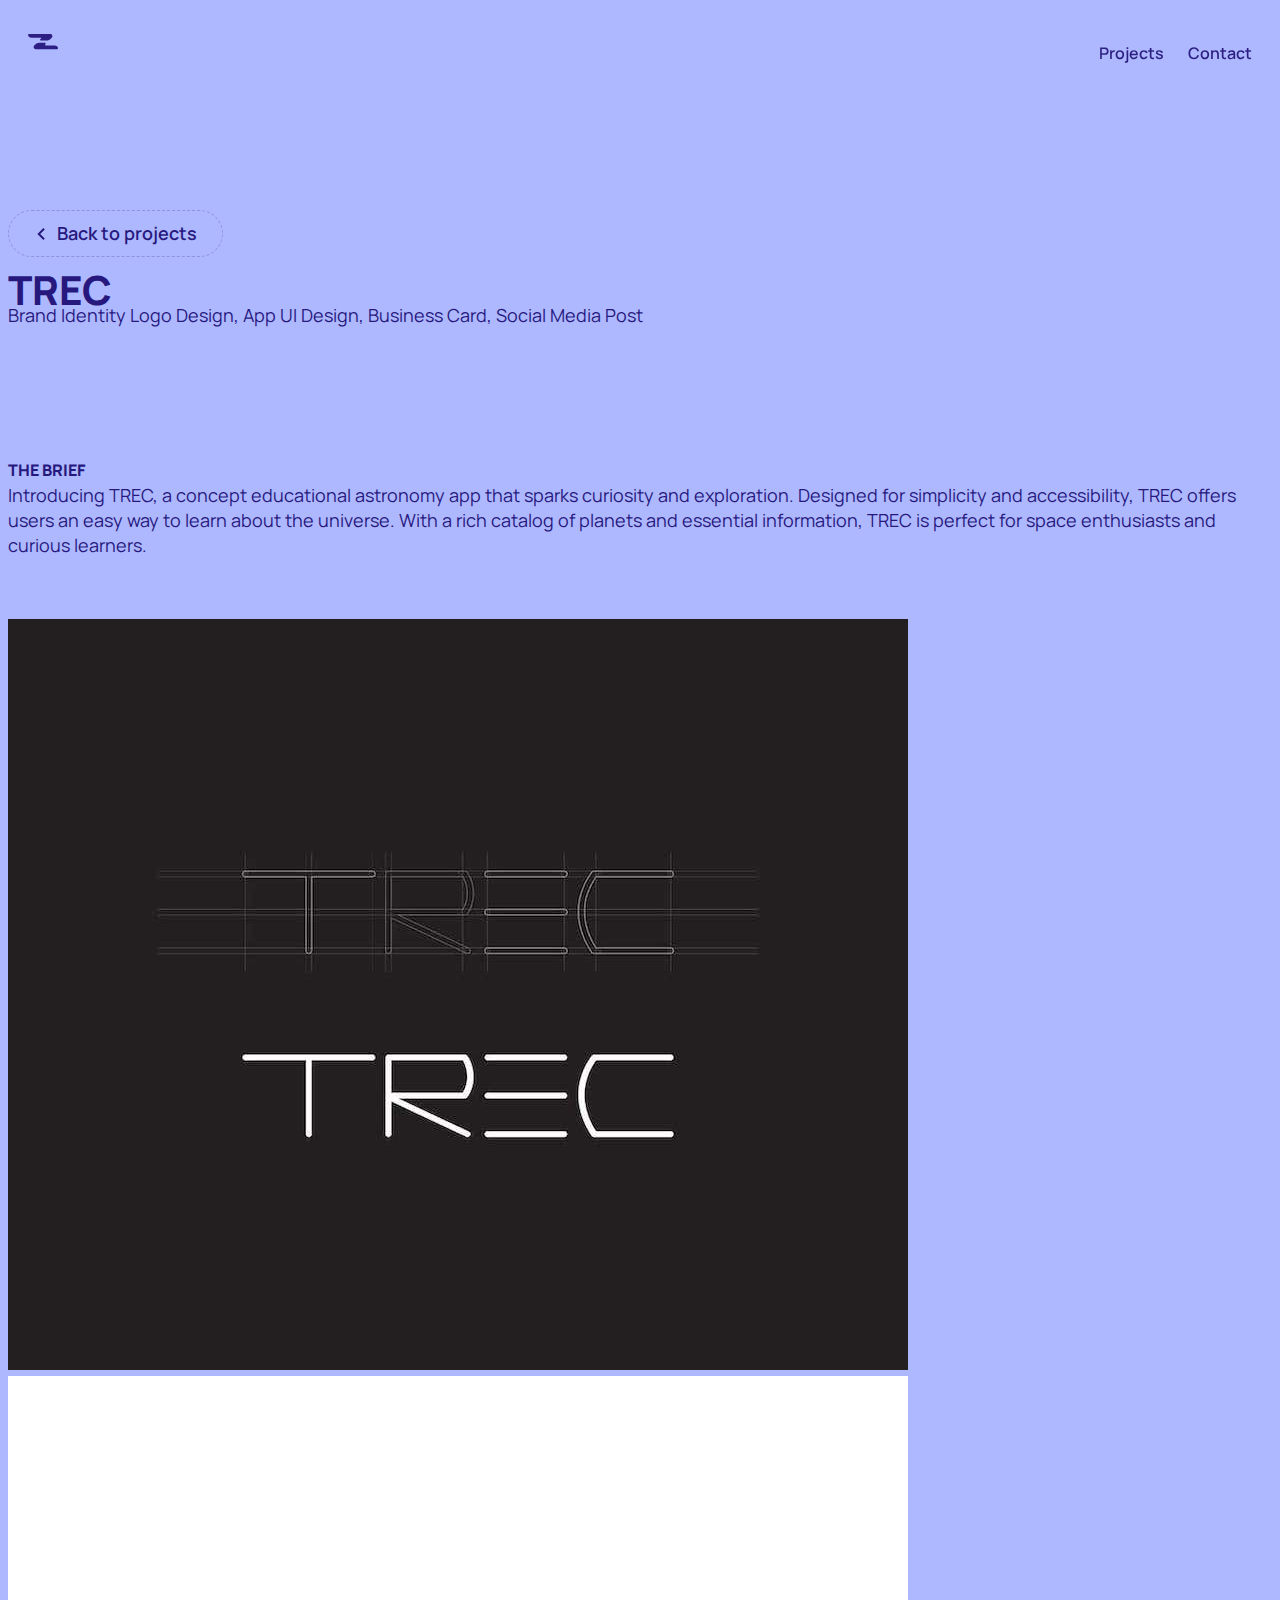
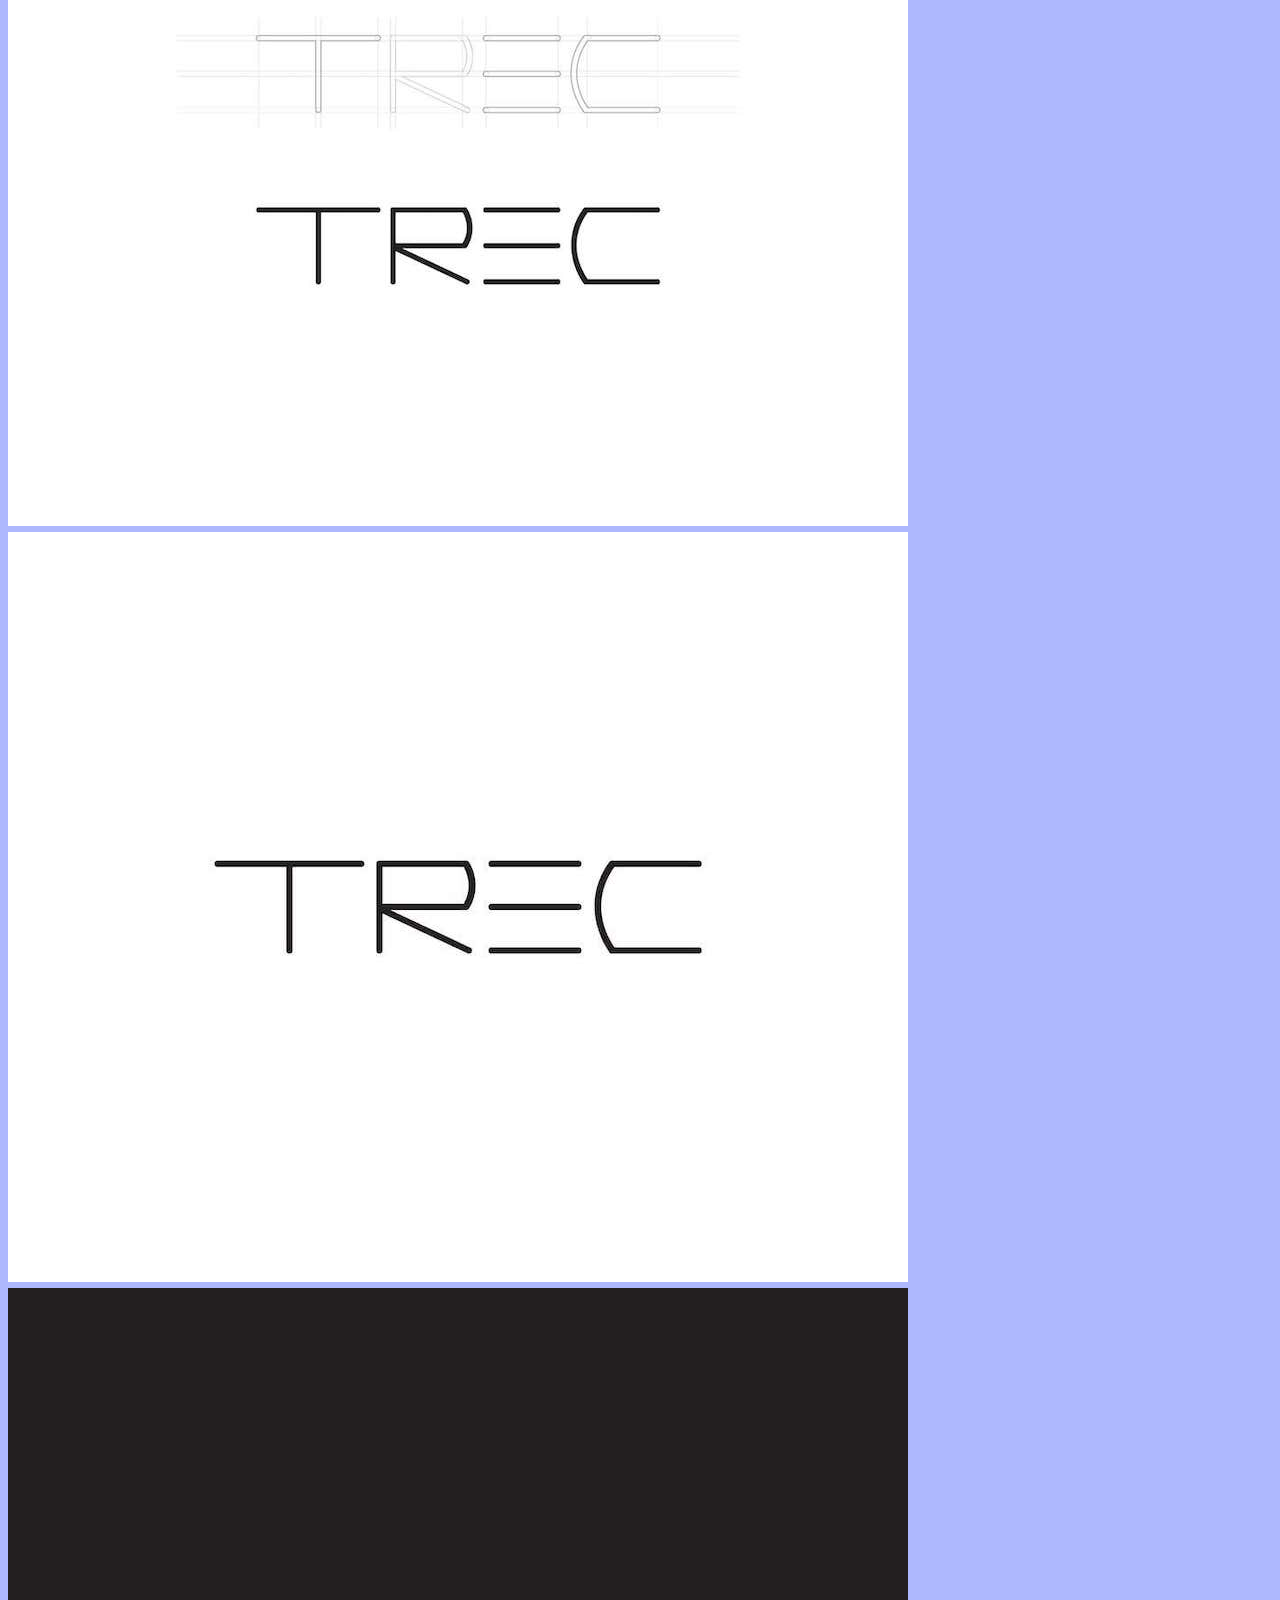
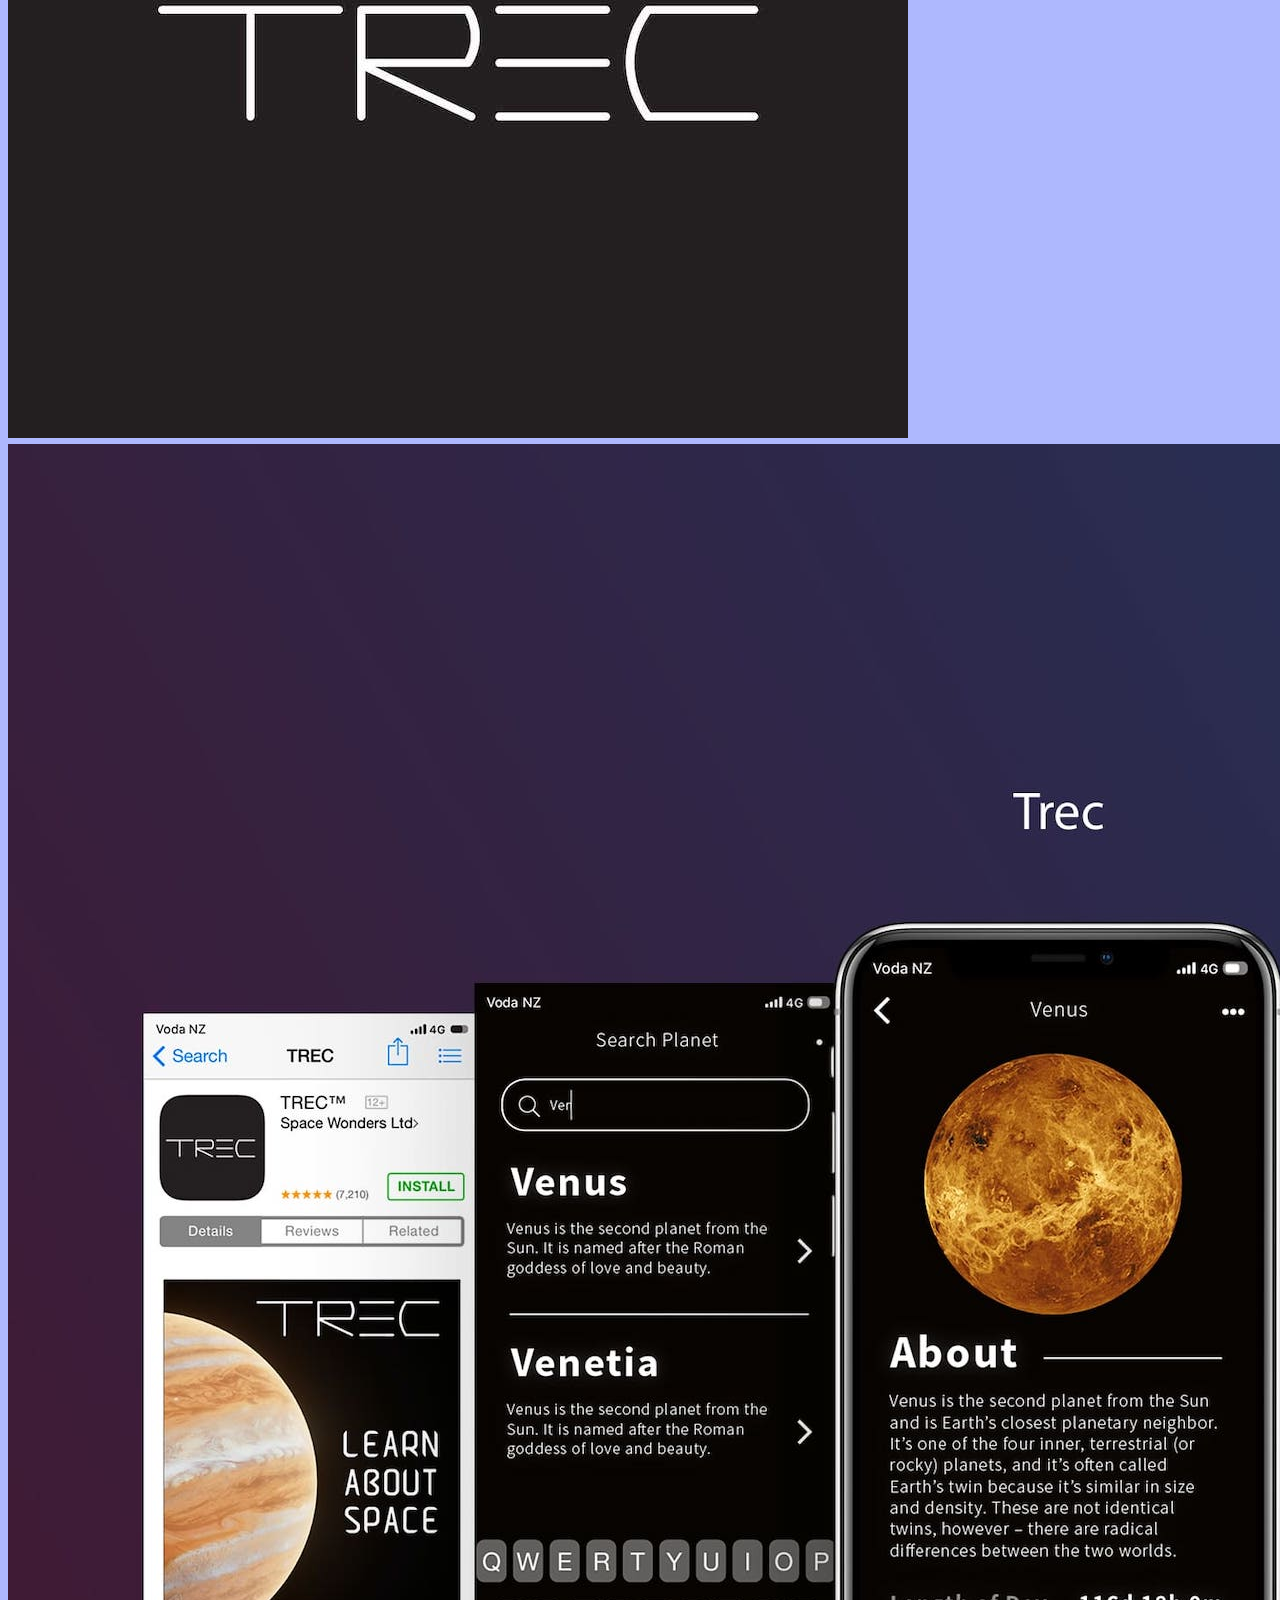
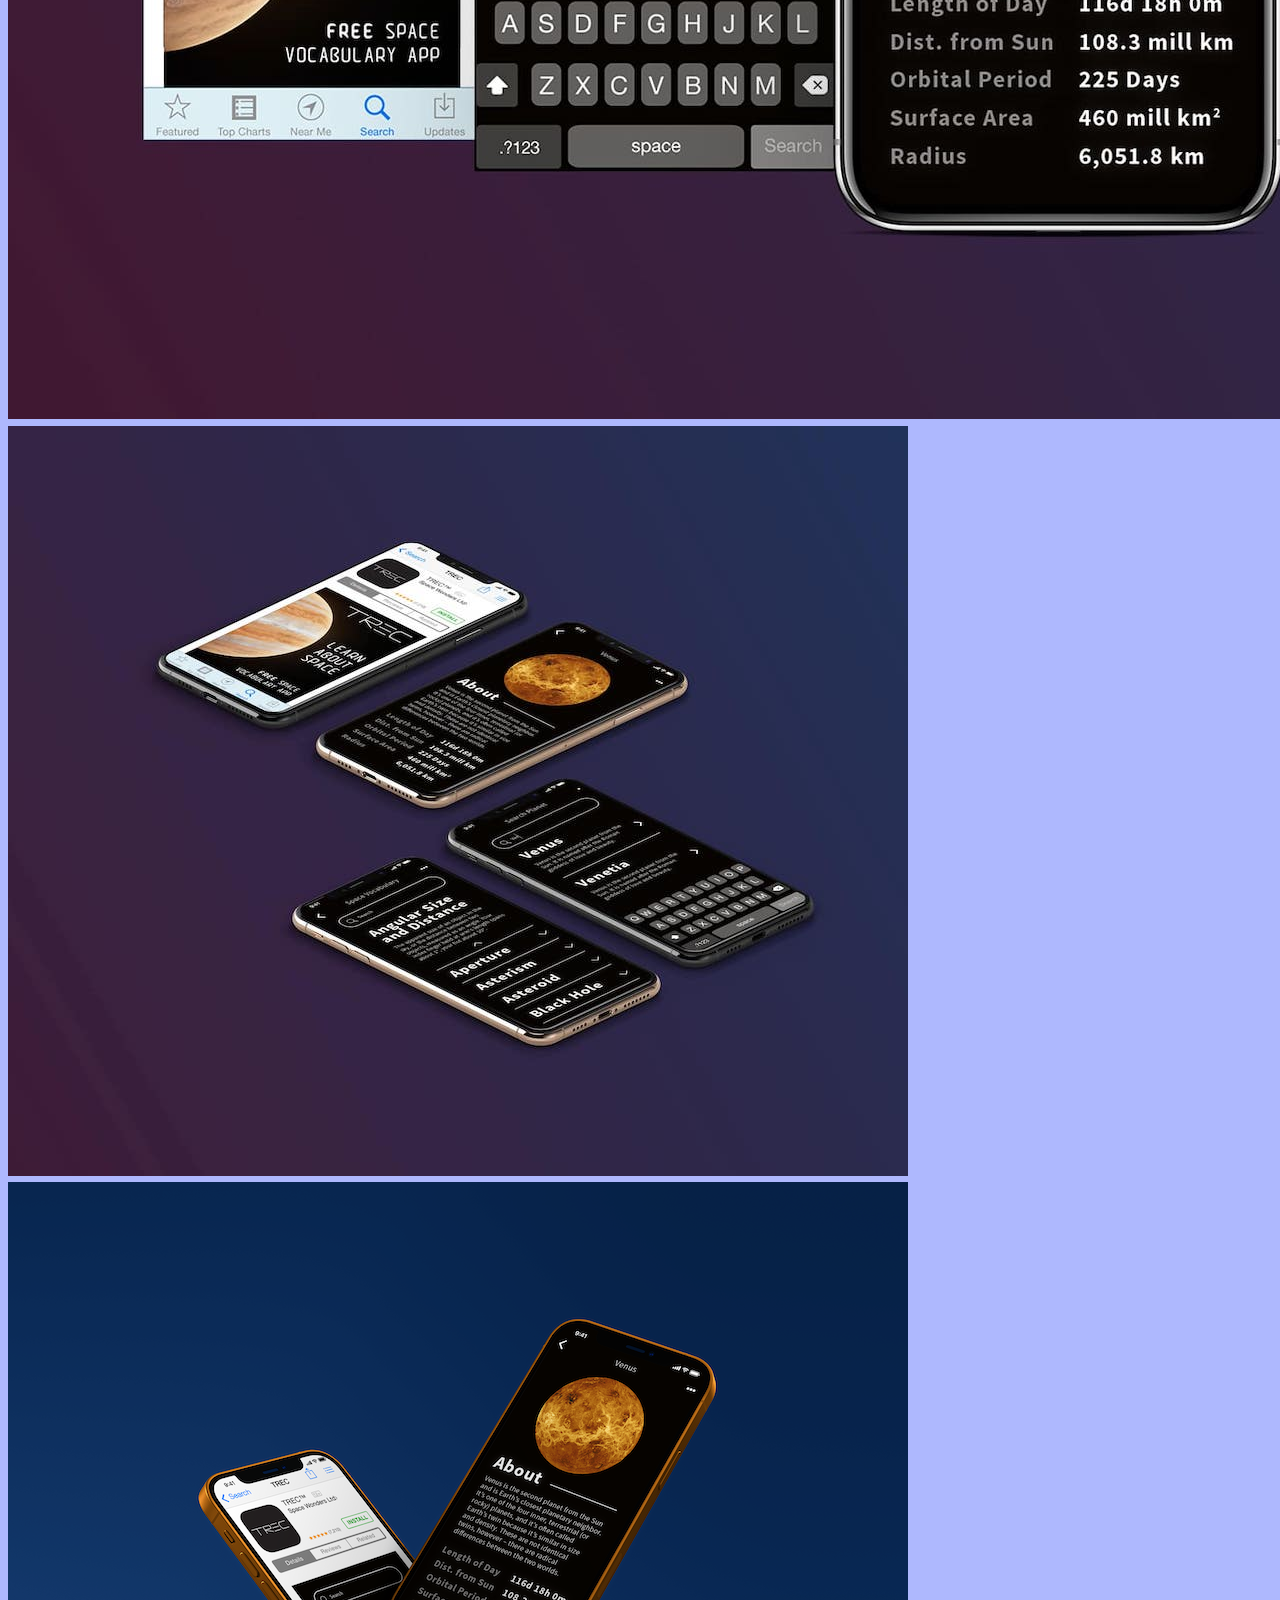
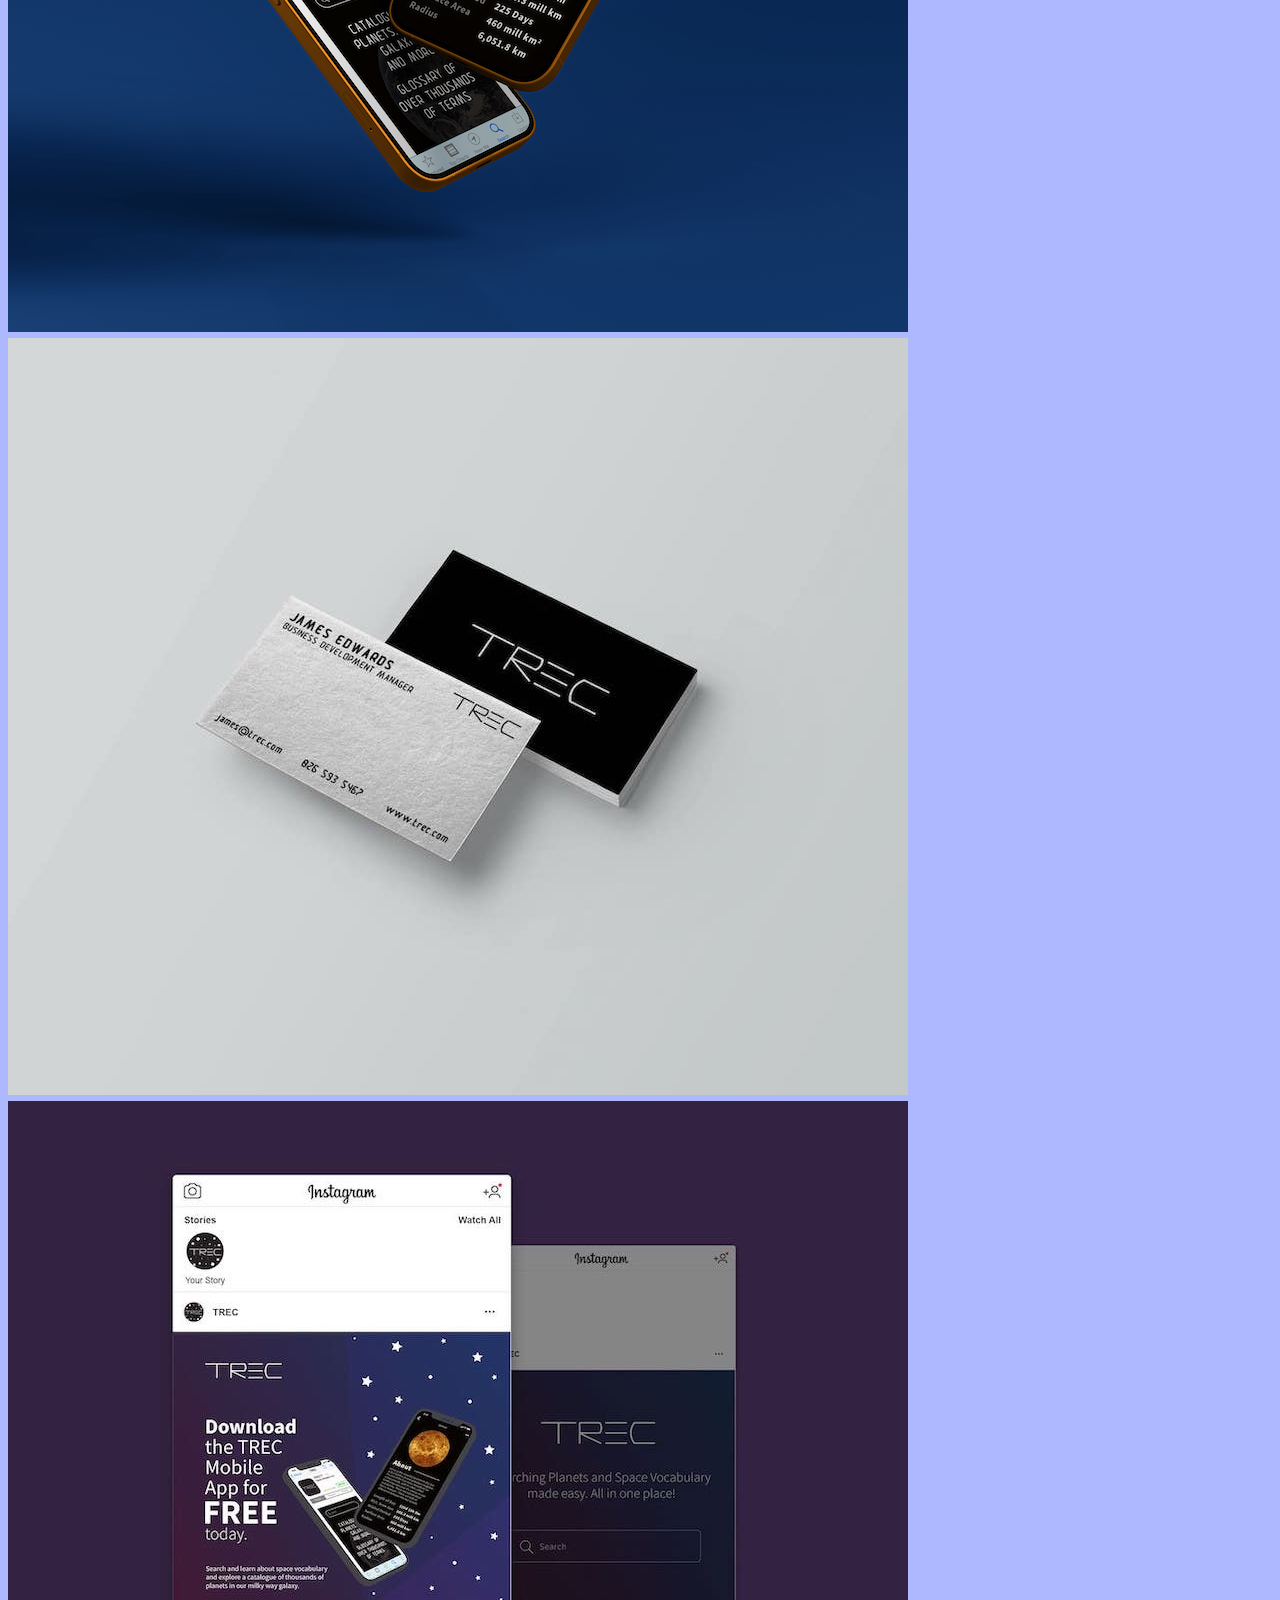
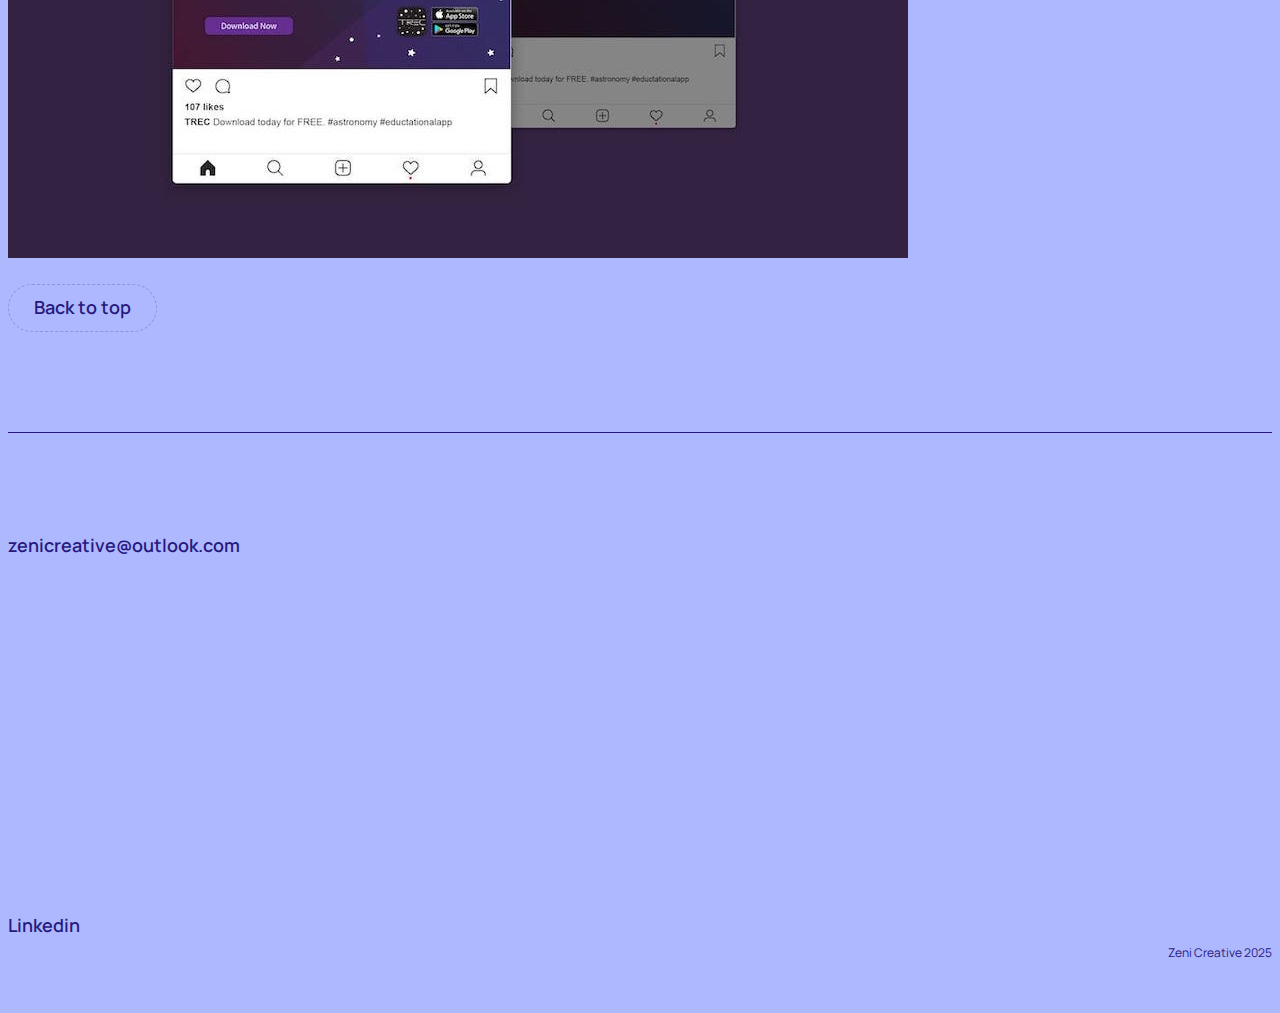
<file: projects/trec.html>
<!DOCTYPE html>
<html lang="en">
<meta charset="UTF-8">
<title>TREC | Zenidesigns</title>
<meta name="viewport" content="width=device-width,initial-scale=1">
<meta name="robots" content="noindex, nofollow">
<link rel="icon" type="image/x-icon" href="../images/favicon.png">
<link rel="stylesheet" href="https://cdn.jsdelivr.net/npm/bootstrap@5.1.3/dist/css/bootstrap.min.css"
    integrity="sha384-1BmE4kWBq78iYhFldvKuhfTAU6auU8tT94WrHftjDbrCEXSU1oBoqyl2QvZ6jIW3" crossorigin="anonymous">
<link rel="stylesheet" href="../css/style.css">


<body class="full-project">
    <!-- Header -->
    <header>
        <nav>
            <a href="../index.html" class="logo">
                <svg xmlns="http://www.w3.org/2000/svg" width="47.198" height="23.841" viewBox="0 0 47.198 23.841">
                    <g id="logo" transform="translate(-231.19 -242.16)">
                        <path id="Path_12" data-name="Path 12"
                            d="M251.99,248.9c-.5.516-.9.94-.9.943s-.572.6-1.277,1.334.84,1.336,3.429,1.336h6.127a11.529,11.529,0,0,0,5.557-1.319,14.817,14.817,0,0,0,3.122-2.665,4.489,4.489,0,0,0,1.586-3.268,3.293,3.293,0,0,0-3.207-3.1H232.8a1.608,1.608,0,0,0-1.607,1.607.91.91,0,0,0,.007.113,1.227,1.227,0,0,0,.052.308.252.252,0,0,0,.014.056,4.728,4.728,0,0,0,4.6,3.709h15.741C252.315,247.954,252.488,248.378,251.99,248.9Z"
                            fill="#fff" />
                        <path id="Path_13" data-name="Path 13"
                            d="M373.8,414.14v.012a1.609,1.609,0,0,1-1.607,1.608H338.631a3.27,3.27,0,0,1-3.271-3.271,3.809,3.809,0,0,1,1.115-2.47,19.82,19.82,0,0,1,3.243-3.294,6.011,6.011,0,0,1,2.418-.787,18.675,18.675,0,0,1,3.264-.278h6.127c2.592,0,3.782.969,2.641,2.154a3.326,3.326,0,0,0-.588.8h0c-.4.793-.045,1.357.992,1.357h14.549a4.675,4.675,0,0,1,2.53.742h0a4.73,4.73,0,0,1,2.064,2.924A1.536,1.536,0,0,1,373.8,414.14Z"
                            transform="translate(-95.416 -149.759)" fill="#fff" />
                    </g>
                </svg>
            </a>
            <ul>
                <li><a href="../index.html#project-section">Projects</a></li>
                <li><a href="#footer-section">Contact</a></li>
            </ul>
        </nav>
        <div class="container">
            <div class="row">
                <div class="col-xs-12 col-sm-12 col-md-9 col-lg-8">
                    <div class="header-text">
                        <a href="../index.html#project-section" class="back-to-jobs">
                            <?xml version="1.0" ?><svg height="48" viewBox="0 0 48 48" width="48"
                                xmlns="http://www.w3.org/2000/svg">
                                <path class="arrow" d="M14.83 16.42l9.17 9.17 9.17-9.17 2.83 2.83-12 12-12-12z" />
                                <path d="M0-.75h48v48h-48z" fill="none" />
                            </svg>
                            Back to projects
                        </a>
                        <h1>TREC</h1>
                        <p>Brand Identity Logo Design, App UI Design, Business Card, Social Media Post </p>
                    </div>
                </div>
            </div>
        </div>
    </header>
    <!-- Main -->
    <main>
        <section id="about-section">
            <div class="container">
                <div class="row pb-5 mb-4">
                    <div class="col-xs-12 col-sm-12 col-md-4 col-lg-4">
                        <h3>The Brief</h3>
                    </div>
                    <div class="col-xs-12 col-sm-12 col-md-8 col-lg-8">
                        <p>Introducing TREC, a concept educational astronomy app that sparks curiosity and exploration. Designed
                            for simplicity and accessibility, TREC offers users an easy way to learn about the universe. With a rich
                            catalog of planets and essential information, TREC is perfect for space enthusiasts and curious learners.</p>
                    </div>
                </div>
            </div>
        </section>
        <!-- Projects -->
        <section id="">
            <div class="container">

                <div class="row gx-5">
                    <div class="col-xs-12 col-sm-12 col-md-6 col-lg-6 mb-5">
                        <img src="../images/trec/trec-logo1.jpg" class="img-fluid" alt="">
                    </div>
                    <div class="col-xs-12 col-sm-12 col-md-6 col-lg-6 mb-5">
                        <img src="../images/trec/trec-logo3.jpg" class="img-fluid" alt="">
                    </div>
                </div>
                <div class="row gx-5">
                    <div class="col-xs-12 col-sm-12 col-md-6 col-lg-6 mb-5">
                        <img src="../images/trec/trec-logo4.jpg" class="img-fluid" alt="">
                    </div>
                    <div class="col-xs-12 col-sm-12 col-md-6 col-lg-6 mb-5">
                        <img src="../images/trec/trec-logo2.jpg" class="img-fluid" alt="">
                    </div>

                </div>
                <div class="row gx-5">
                    <div class="col-xs-12 col-sm-12 col-md-12 col-lg-12 mb-5">
                        <img src="../images/trec/trec-app.jpg" class="img-fluid" alt="">
                    </div>
                </div>
                <div class="row gx-5">
                    <div class="col-xs-12 col-sm-12 col-md-6 col-lg-6 mb-5">
                        <img src="../images/trec/trec-app2.jpg" class="img-fluid" alt="">
                    </div>
                    <div class="col-xs-12 col-sm-12 col-md-6 col-lg-6 mb-5">
                        <img src="../images/trec/trec-app3.png" class="img-fluid" alt="">
                    </div>
                </div>

                <div class="row gx-5">
                    <div class="col-xs-12 col-sm-12 col-md-6 col-lg-6 mb-5">
                        <img src="../images/trec/trec-card.jpg" class="img-fluid" alt="">
                    </div>
                    <div class="col-xs-12 col-sm-12 col-md-6 col-lg-6 mb-5">
                        <img src="../images/trec/trec-insta.jpg" class="img-fluid" alt="">
                    </div>
                </div>




            </div>
            <div class="container">
                <div class="row">
                    <div class="col-sm-12 text-center">
                        <a href="#" class="back-to-top">Back to top</a>
                    </div>
                </div>
            </div>
        </section>
    </main>

    <!-- Footer -->
    <footer id="footer-section">
        <div class="container">
            <div class="row">
                <div class="col-sm-6">
                    <div class="d-flex">
                        <div class="contact-info align-self-center">
                            <p>Have an idea and keen to know more?</p>
                            <h1>Contact me</h1>
                            <a href="mailto:zenicreative@outlook.com">zenicreative@outlook.com</a>
                        </div>
                    </div>
                </div>
            </div>
            <div class="row footer-bottom">
                <div class="col-sm-6">
                    <div class="socials">
                        <a href="https://www.linkedin.com/in/zenihoxha/" target="_blank">Linkedin</a>
                    </div>
                </div>
                <div class="col-sm-6">
                    <small class="copyright">Zeni Creative 2025</small>
                </div>
            </div>
        </div>
    </footer>




    <script src="https://cdnjs.cloudflare.com/ajax/libs/jquery/3.6.0/jquery.min.js"
        integrity="sha512-894YE6QWD5I59HgZOGReFYm4dnWc1Qt5NtvYSaNcOP+u1T9qYdvdihz0PPSiiqn/+/3e7Jo4EaG7TubfWGUrMQ=="
        crossorigin="anonymous" referrerpolicy="no-referrer"></script>
    <script src="https://cdn.jsdelivr.net/npm/bootstrap@5.1.3/dist/js/bootstrap.min.js" crossorigin="anonymous">
    </script>
    <script src="../js/gsap.min.js"></script>
    <script src="../js/ScrollTrigger.min.js"></script>
    <script src="../js/scroll-out.js"></script>
    <script src="../js/main.js"></script>



</body>

</html>
</file>
<file: css/style.css>
@import url("https://fonts.googleapis.com/css2?family=Archivo:ital,wght@0,300;0,400;0,500;0,600;0,700;0,800;0,900;1,300;1,400;1,500;1,600;1,700;1,800;1,900&display=swap");
@import url("https://fonts.googleapis.com/css2?family=Manrope:wght@200..800&display=swap");
* {
  font-family: "Manrope", sans-serif;
}
button:focus {
  outline: 0;
}
html {
  font-size: 62.5%;
}
body {
  font-size: 1.8rem;
  line-height: 1.4em;
  font-weight: 400;
  color: #27187e;
}
.container-fluid {
  padding-left: var(--bs-gutter-x, 3.75rem);
  padding-right: var(--bs-gutter-x, 3.75rem);
}
main {
  position: relative;
  z-index: 10;
  padding-bottom: 10rem;
}
nav {
  display: flex;
  align-items: center;
  justify-content: space-between;
  padding: 1rem 2rem;
}
nav .logo {
  margin-top: -1.6rem;
}
nav .logo svg {
  height: 3rem;
  width: 3rem;
}
nav .logo svg path {
  fill: #27187e;
}
nav ul {
  list-style-type: none;
}
nav ul li {
  display: inline-block;
  padding-right: 2rem;
}
nav ul li:last-child {
  padding-right: 0;
}
nav ul li a {
  color: #27187e;
  text-decoration: none;
  font-size: 1.6rem;
  transition: 0.3 all ease-in-out;
  font-weight: 600;
}
nav ul li a:hover {
  opacity: 0.6;
  color: #27187e;
}
h3 {
  font-weight: 800;
  font-size: 1.6rem;
  text-transform: uppercase;
}
.header-text {
  padding: 4rem 0;
}
.header-text h1,
.header-text p {
  color: #27187e;
}
.header-text p {
  margin-bottom: 1rem;
}
@media (min-width: 992px) {
  .header-text {
    padding: 12rem 0 12rem 0;
  }
}
@media (max-width: 768px) {
  header {
    background-color: #fff;
  }
}
.back-to-jobs {
  text-decoration: none;
  display: inline-block;
  margin-bottom: 2rem;
  color: #27187e;
  font-weight: 600;
  border: 1px dashed #27187e3b;
  padding: 10px 25px;
  border-radius: 50px;
  transition: 0.3s all ease-in-out;
}
.back-to-jobs svg {
  transform: rotate(90deg);
  vertical-align: middle;
  margin-left: -0.5rem;
  margin-top: -0.3rem;
  width: 24px;
  height: 24px;
}
.back-to-jobs svg .arrow {
  fill: #27187e;
}

.back-to-jobs:hover {
  font-style: normal;
  color: #fff;
  background-color: #27187e;
}

.back-to-jobs:hover svg .arrow {
  fill: #fff;
}

.back-to-top {
  text-decoration: none;
  display: inline-block;
  margin-top: 2rem;
  color: #27187e;
  font-weight: 600;
  border: 1px dashed #27187e3b;
  padding: 10px 25px;
  border-radius: 50px;
  transition: 0.3s all ease-in-out;
}
.back-to-top:hover {
  font-style: normal;
  color: #fff;
  background-color: #27187e;
}
h1 {
  font-weight: 900;
  font-size: 4rem;
}
@media (max-width: 768px) {
  h1 {
    font-size: 3rem;
  }
  h2 {
    font-size: 2.6rem;
  }
  h3 {
    font-size: 2.2rem;
  }
  #about-section {
    margin-top: 4rem;
  }
  #about-section h3 {
    margin-bottom: 1rem;
  }
}
#about-section {
  margin-bottom: 6rem;
}
#project-section {
  margin: 6rem 0.5rem 3rem 0.5rem;
  padding: 6rem 0 3rem 0;
}
#project-section h1 {
  margin-bottom: 4rem;
}
#all-project-section h1 {
  margin-bottom: 4rem;
}
.accordion .accordion-item {
  border: none;
  border-bottom: 1px solid #27187e;
  background-color: transparent;
  border-radius: 0;
}
.accordion .accordion-item:first-child {
  border-top: 1px solid #27187e !important;
}
.accordion .accordion-item button {
  padding: 1.5rem 0;
  font-size: 1.8rem;
  font-weight: 700;
  color: #27187e;
  background-color: transparent;
}
.accordion .accordion-item button::after {
  background-size: 3rem;
  width: 3rem;
  height: 3rem;
  background-image: url('../images/arrow-down.svg');
}
.accordion .accordion-item button:focus {
  box-shadow: none;
  border-color: #27187e !important;
  outline: none;
}
.accordion .accordion-item button:hover {
  color: #27187e;
}
.accordion .accordion-item button:not(.collapsed) {
  background-color: transparent;
  box-shadow: none;
  color: #27187e;
}
.accordion .accordion-item button:not(.collapsed)::after {
  background-image: url("[data-uri]");
}
.accordion .accordion-item .accordion-body {
  padding: 2rem 0 4rem 0;
  background: transparent;
}
@media (min-width: 1200px) {
  h1,
  h3,
  p,
  .img-wrapper,
  .project-wrapper {
    position: relative;
    margin: 0;
    padding: 0;
    transition: 0.5s;
    transform-origin: left;
    transform: scaleX(0);
  }
  h1::before,
  h3::before,
  p::before,
  .img-wrapper::before,
  .project-wrapper::before {
    content: "";
    position: absolute;
    top: 0;
    left: 0;
    width: 100%;
    height: 100%;
    background: #fff;
    transform-origin: right;
    transition: 0.6s;
  }
  h1[data-scroll="in"],
  h3[data-scroll="in"],
  p[data-scroll="in"],
  .img-wrapper[data-scroll="in"],
  .project-wrapper[data-scroll="in"] {
    transform: scaleX(1);
  }
  h1[data-scroll="in"]::before,
  h3[data-scroll="in"]::before,
  p[data-scroll="in"]::before,
  .img-wrapper[data-scroll="in"]::before,
  .project-wrapper[data-scroll="in"]::before {
    transform: scaleX(0);
    transition-delay: 0.5s;
  }
}
.header-text h1::before,
.header-text p::before,
.header-text h3::before,
#about-section h1::before,
#about-section p::before,
#about-section h3::before {
  background: #aeb8fe !important;
}
footer h1::before,
footer p::before {
  background: #aeb8fe !important;
}
.project-outer,
.project-outer-xs {
  text-decoration: none;
  display: block;
  margin-bottom: 3.5rem;
}
.project-outer .img-wrapper,
.project-outer-xs .img-wrapper {
  overflow: hidden;
}
.project-outer .img-wrapper img,
.project-outer-xs .img-wrapper img {
  transition: 1s all ease-in-out;
}
.project-outer:hover .img-wrapper img,
.project-outer-xs:hover .img-wrapper img {
  transform: scale(1.1);
}
.project-outer:hover .project-wrapper h3,
.project-outer-xs:hover .project-wrapper h3 {
  color: #27187e;
}
.project-outer:hover .project-wrapper .project-icon,
.project-outer-xs:hover .project-wrapper .project-icon {
  opacity: 1;
}
.project-wrapper {
  display: flex;
  justify-content: space-between;
  padding: 2rem 0;
}
.project-wrapper .project-title h3 {
  font-size: 2rem;
  color: #27187e;
  margin-bottom: 0;
  padding: 0;
}
.project-wrapper .project-title p {
  color: #27187e;
  opacity: 0.7;
}
.project-wrapper .project-icon {
  margin-top: 0.6rem;
  opacity: 0;
  transition: opacity 0.3s;
}
.project-wrapper .project-icon svg {
  height: 3rem;
  width: 3rem;
  transform: rotate(-90deg);
}
.project-wrapper .project-icon svg path:first-child{
  fill: #27187e;
}
.project-outer-xs {
  border-bottom: 1px solid #000;
  margin-bottom: 0;
}
@media (max-width: 992px) {
  .project-wrapper .project-icon {
    opacity: 1;
  }
}
footer {
  padding: 8rem 0 4rem 0;
  border-top: 1px solid #27187e;
}
footer .copyright {
  display: inline-block;
  font-size: 1.2rem;
}
footer a {
  text-decoration: none;
  color: #27187e;
  font-weight: 600;
}
footer a:hover {
  color: #27187e;
  opacity: 0.6;
}
footer h1 {
  margin-bottom: 2rem;
}
.socials a {
  display: inline-block;
  padding-right: 1rem;
}
@media (min-width: 768px) {
  .d-flex {
    height: 50vh;
  }
  footer {
    padding: 3rem 0 4rem 0;
  }
  footer .footer-bottom .col-sm-6:last-child {
    text-align: right;
  }
}
@media (max-width: 768px) {
  footer .footer-bottom {
    margin-top: 3rem;
  }
  footer .footer-bottom .col-sm-6:last-child {
    margin-top: 2rem;
    text-align: left;
  }
}

.slideshow {
  display: flex;
  margin-bottom: 5rem;
}
.slideshow img {
  width: 25%;
}
</file>
